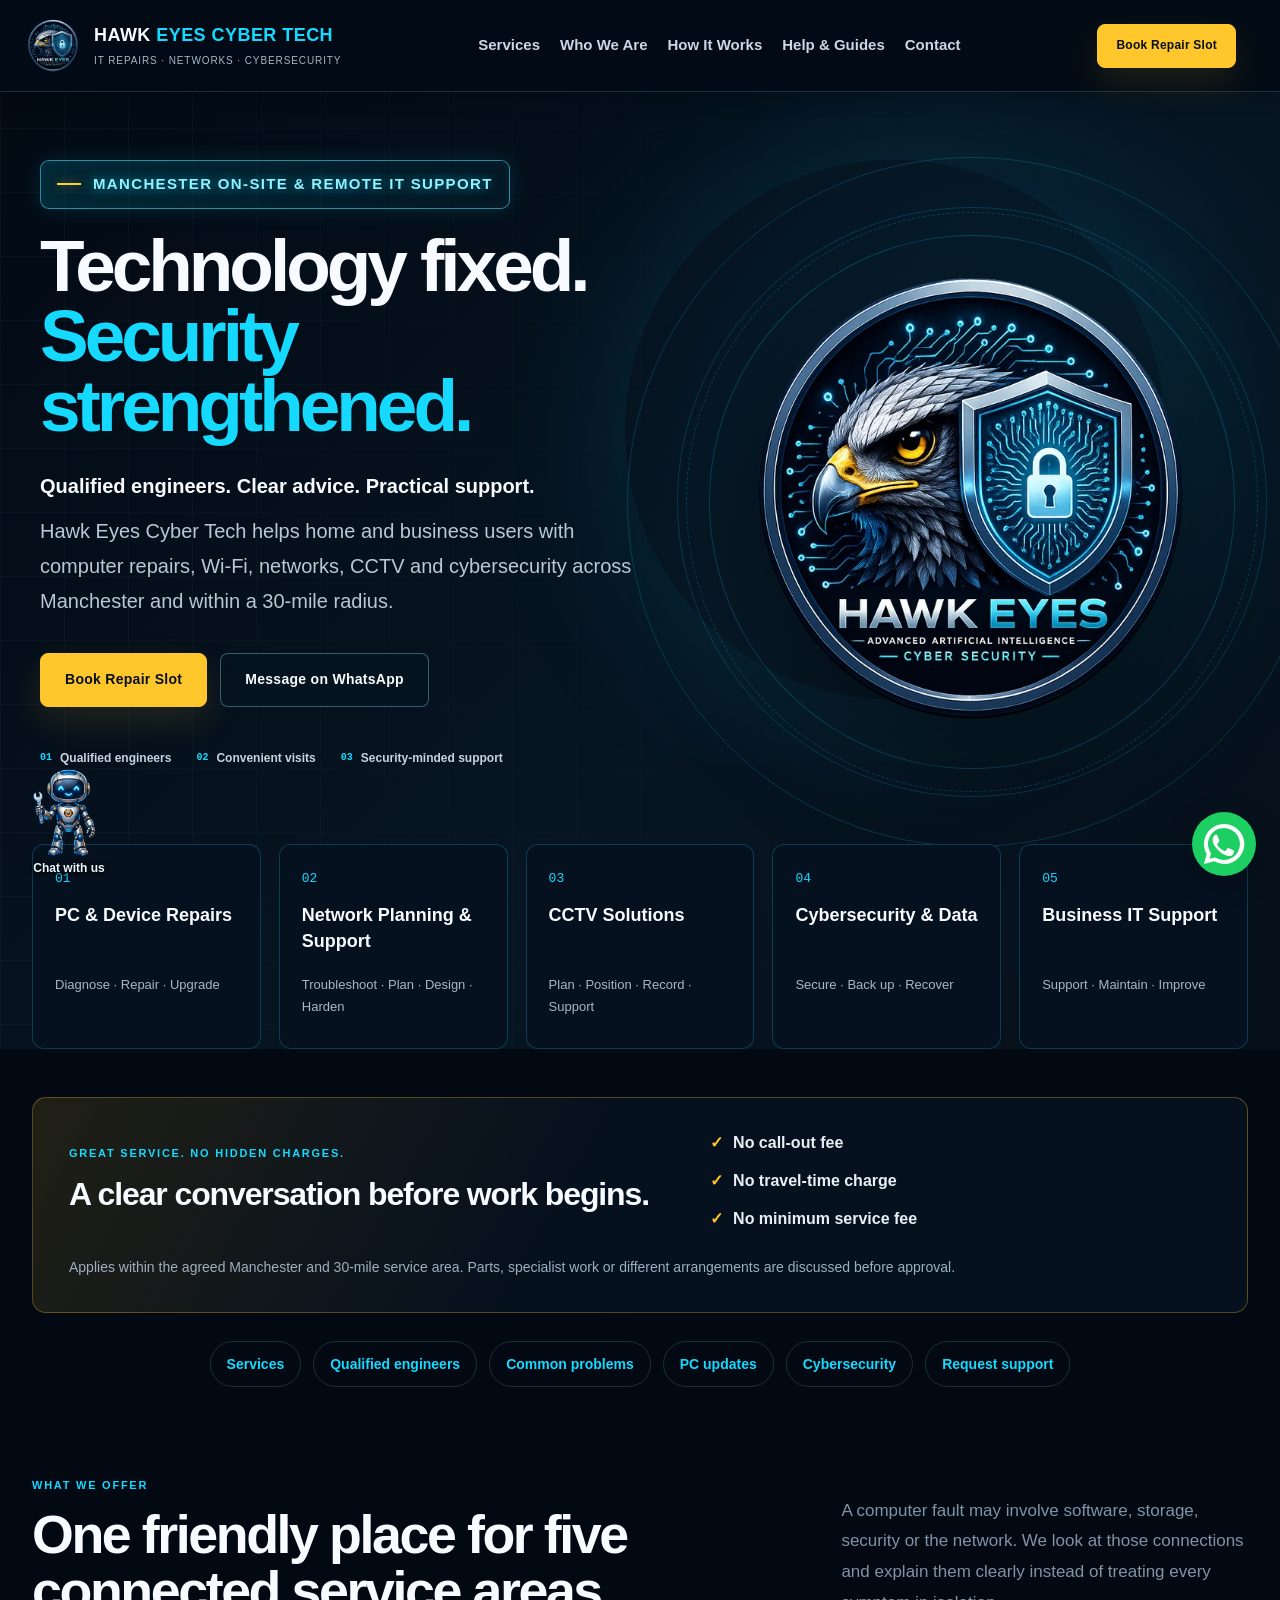
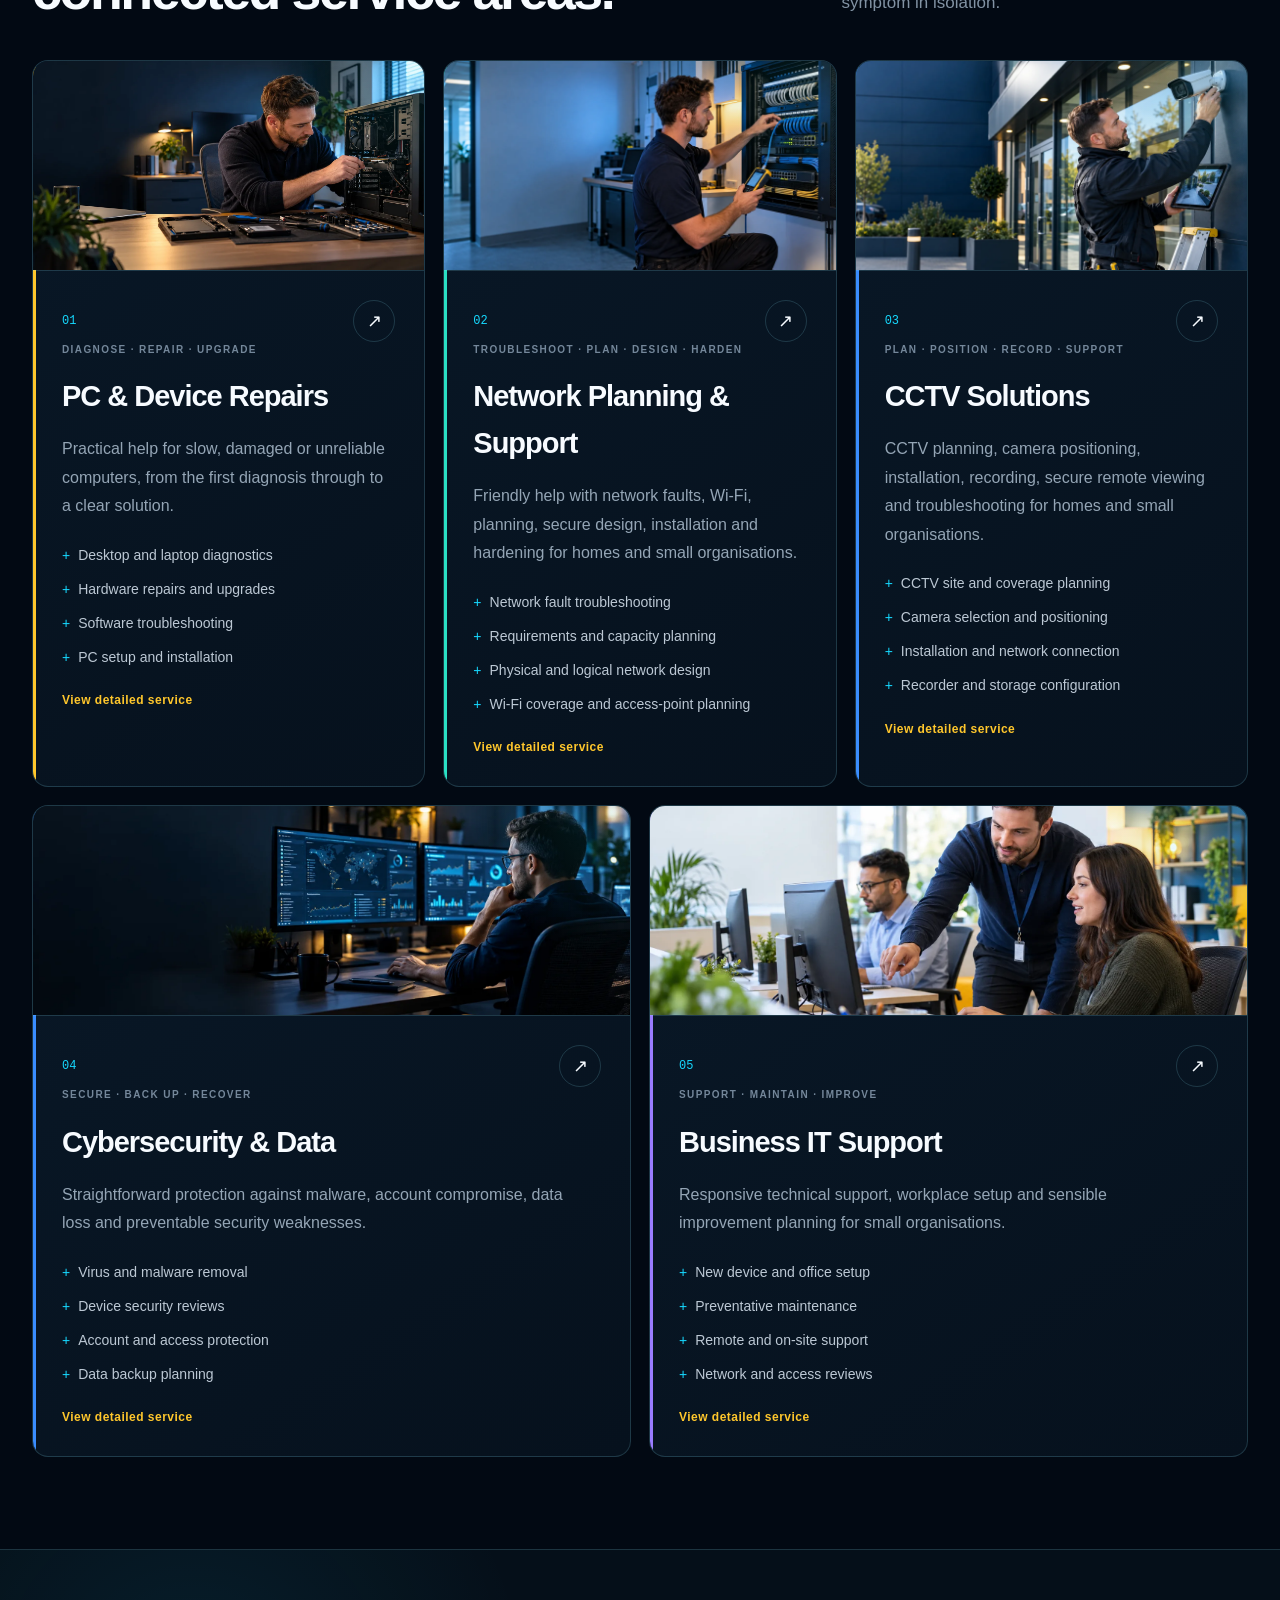
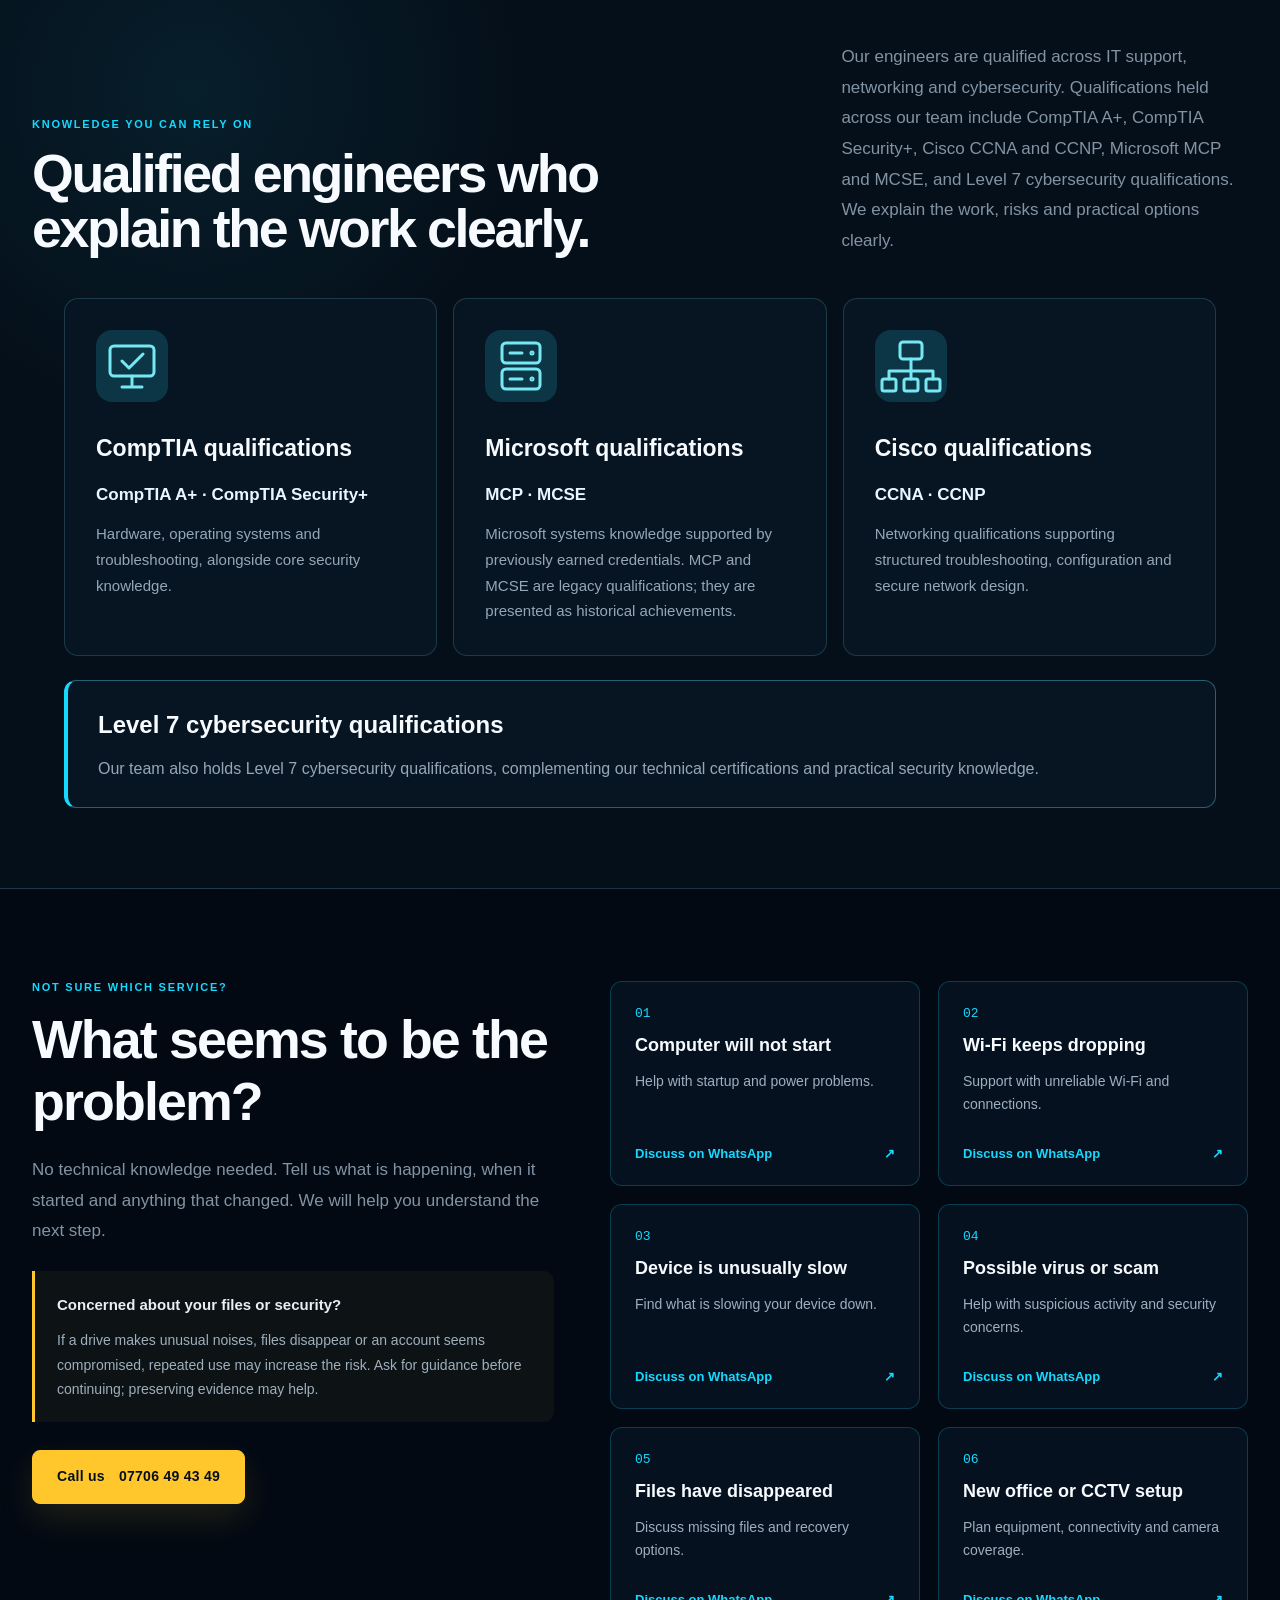
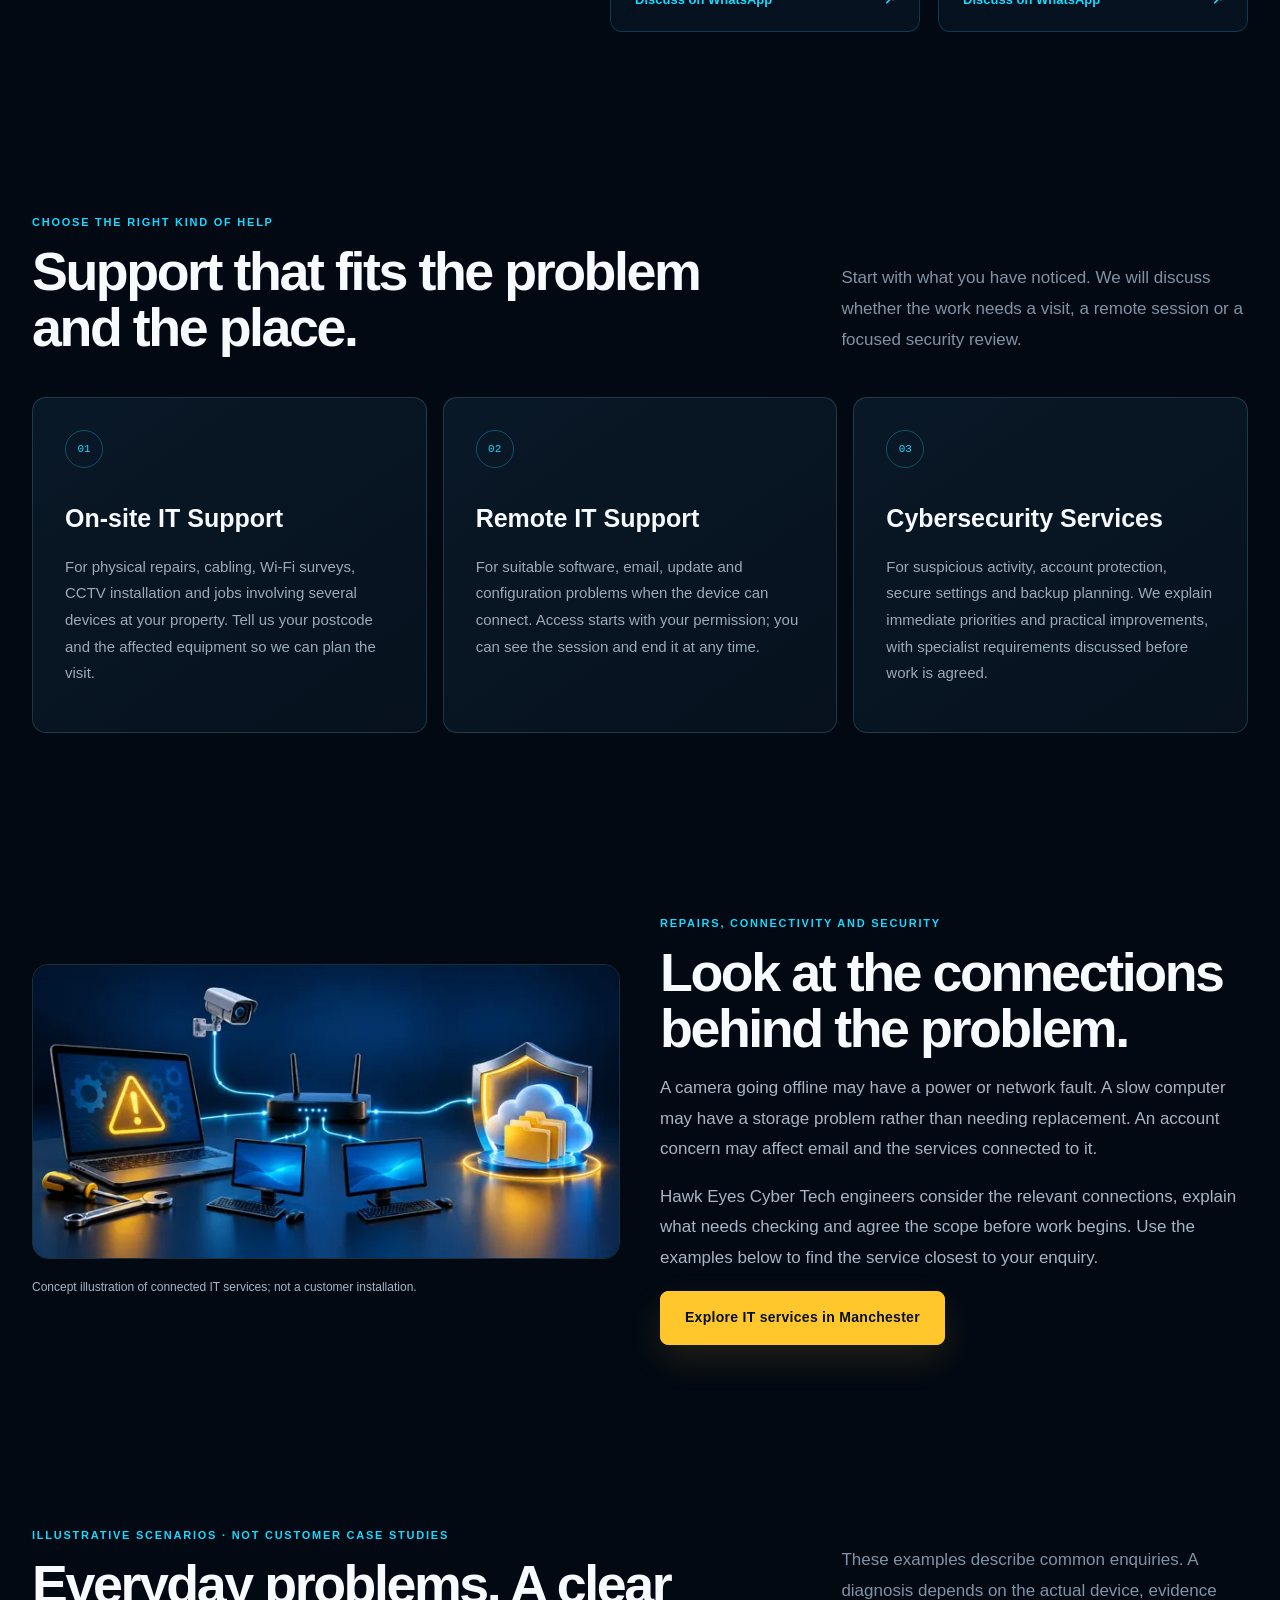
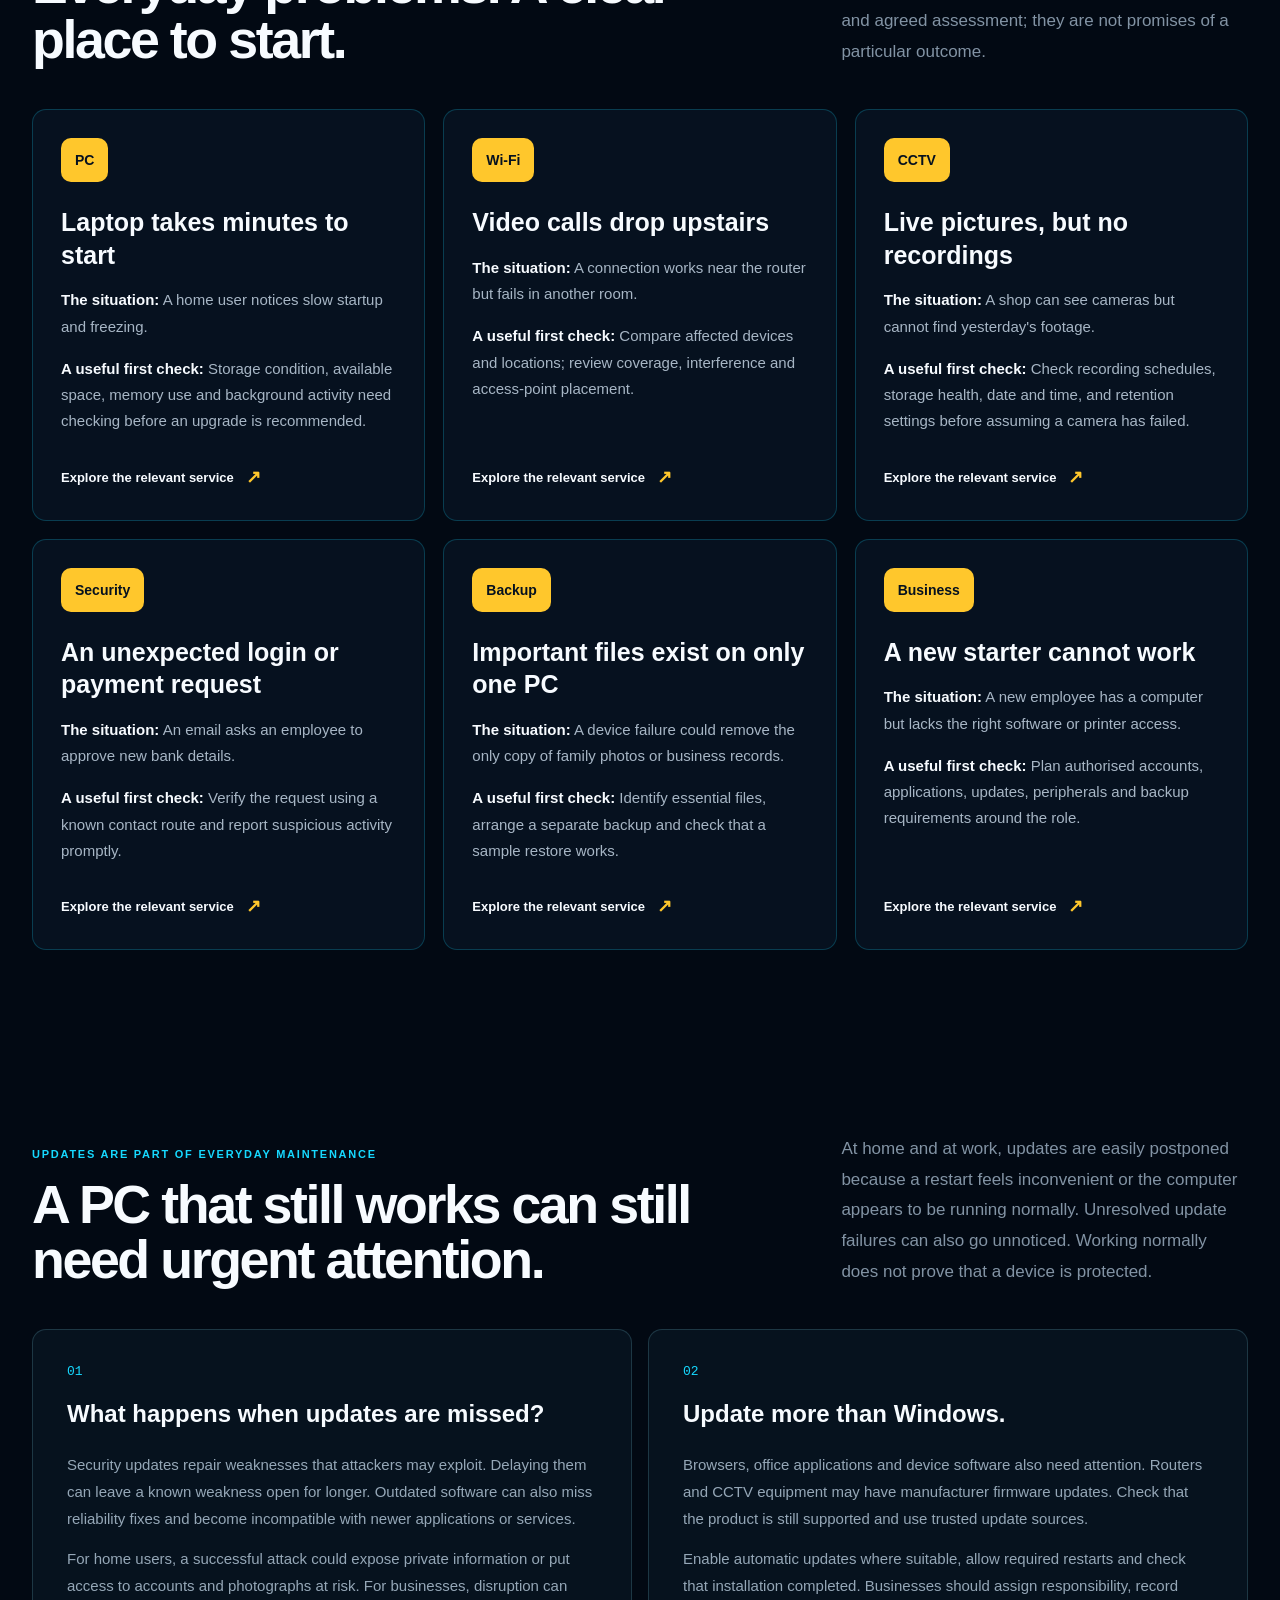
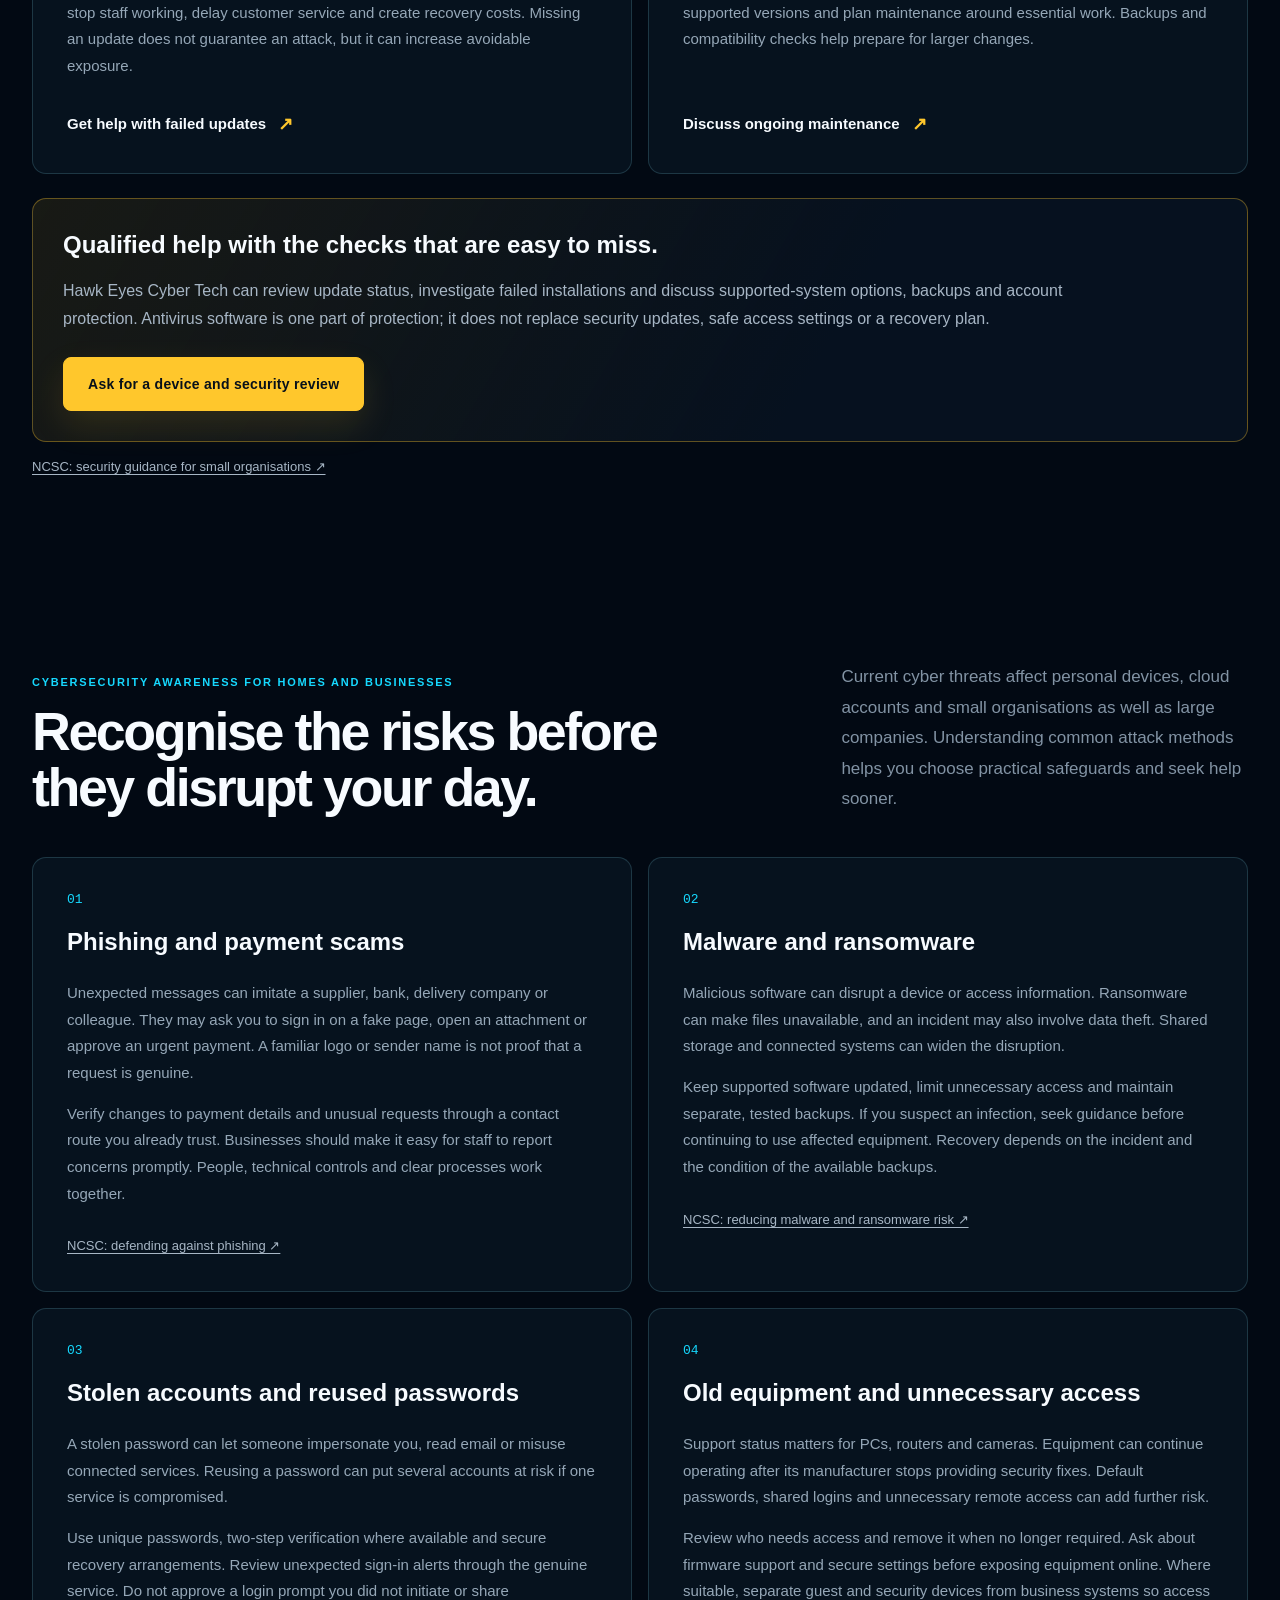
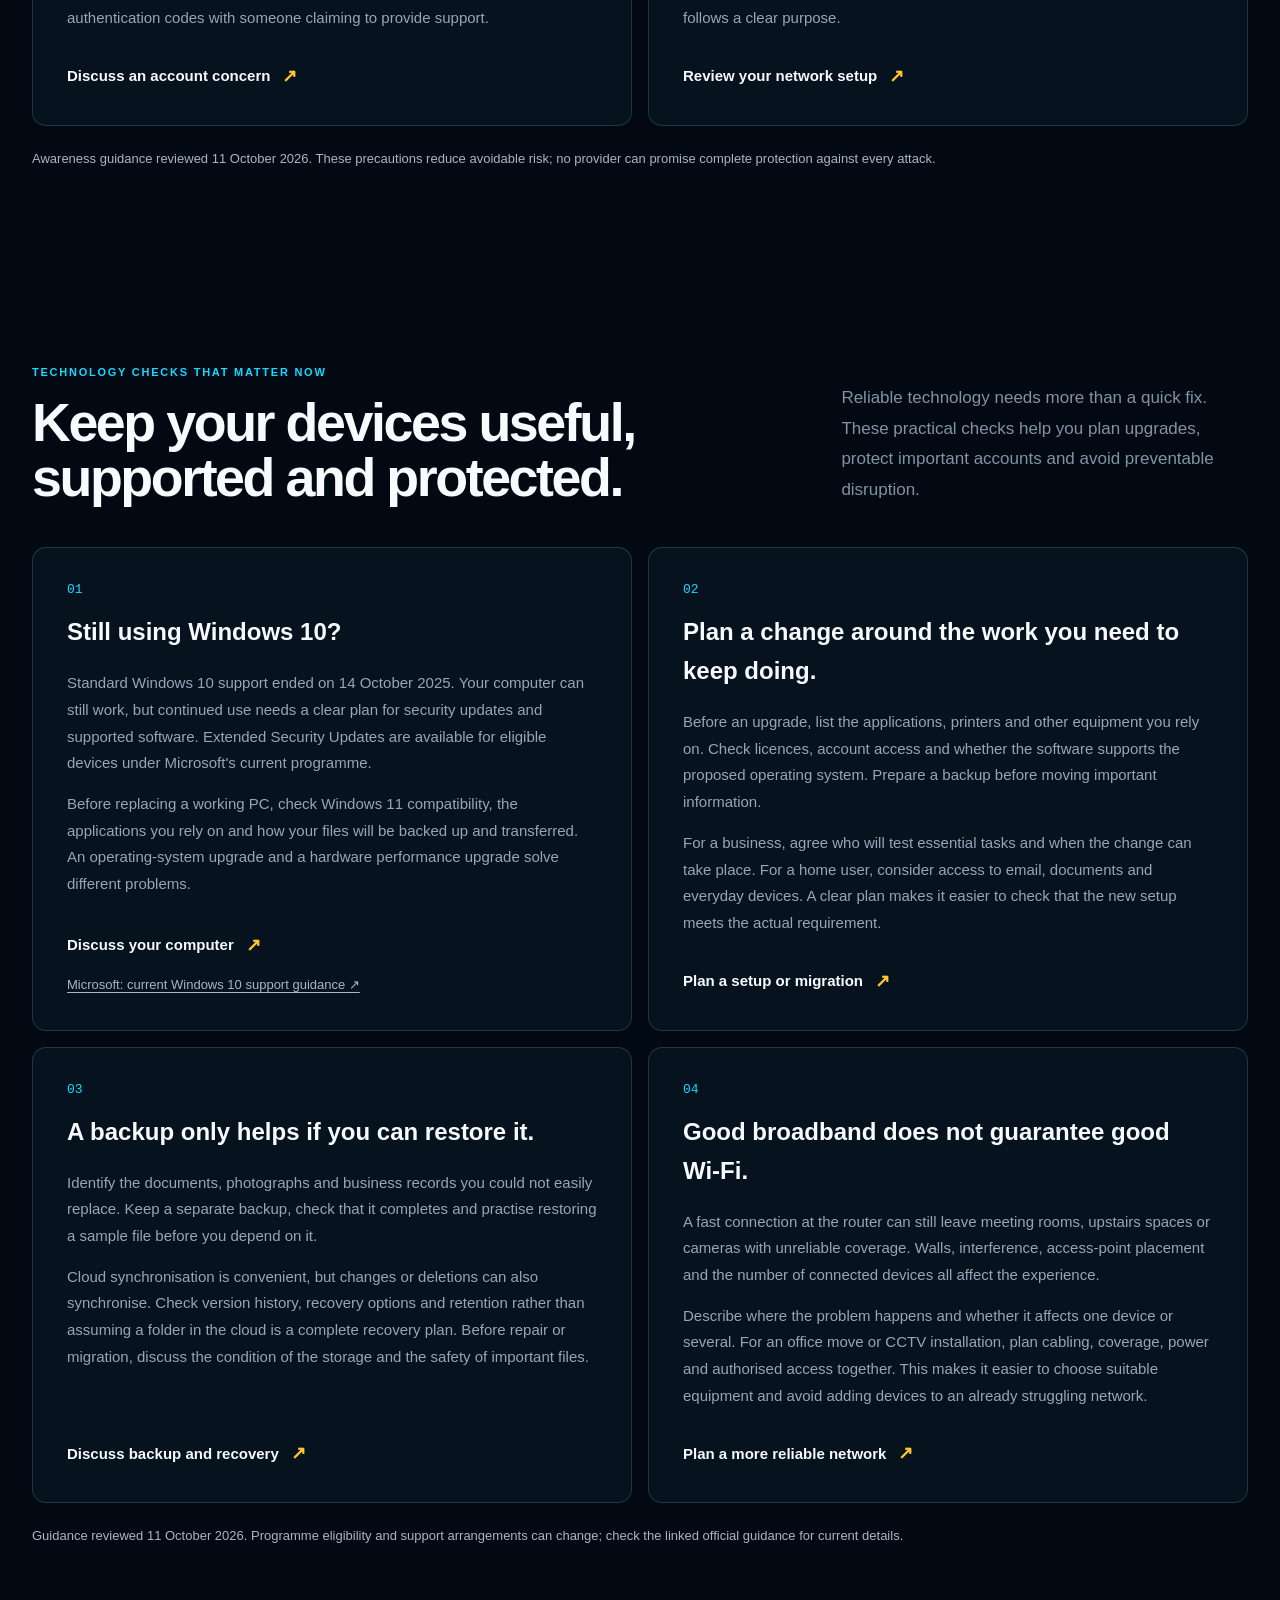
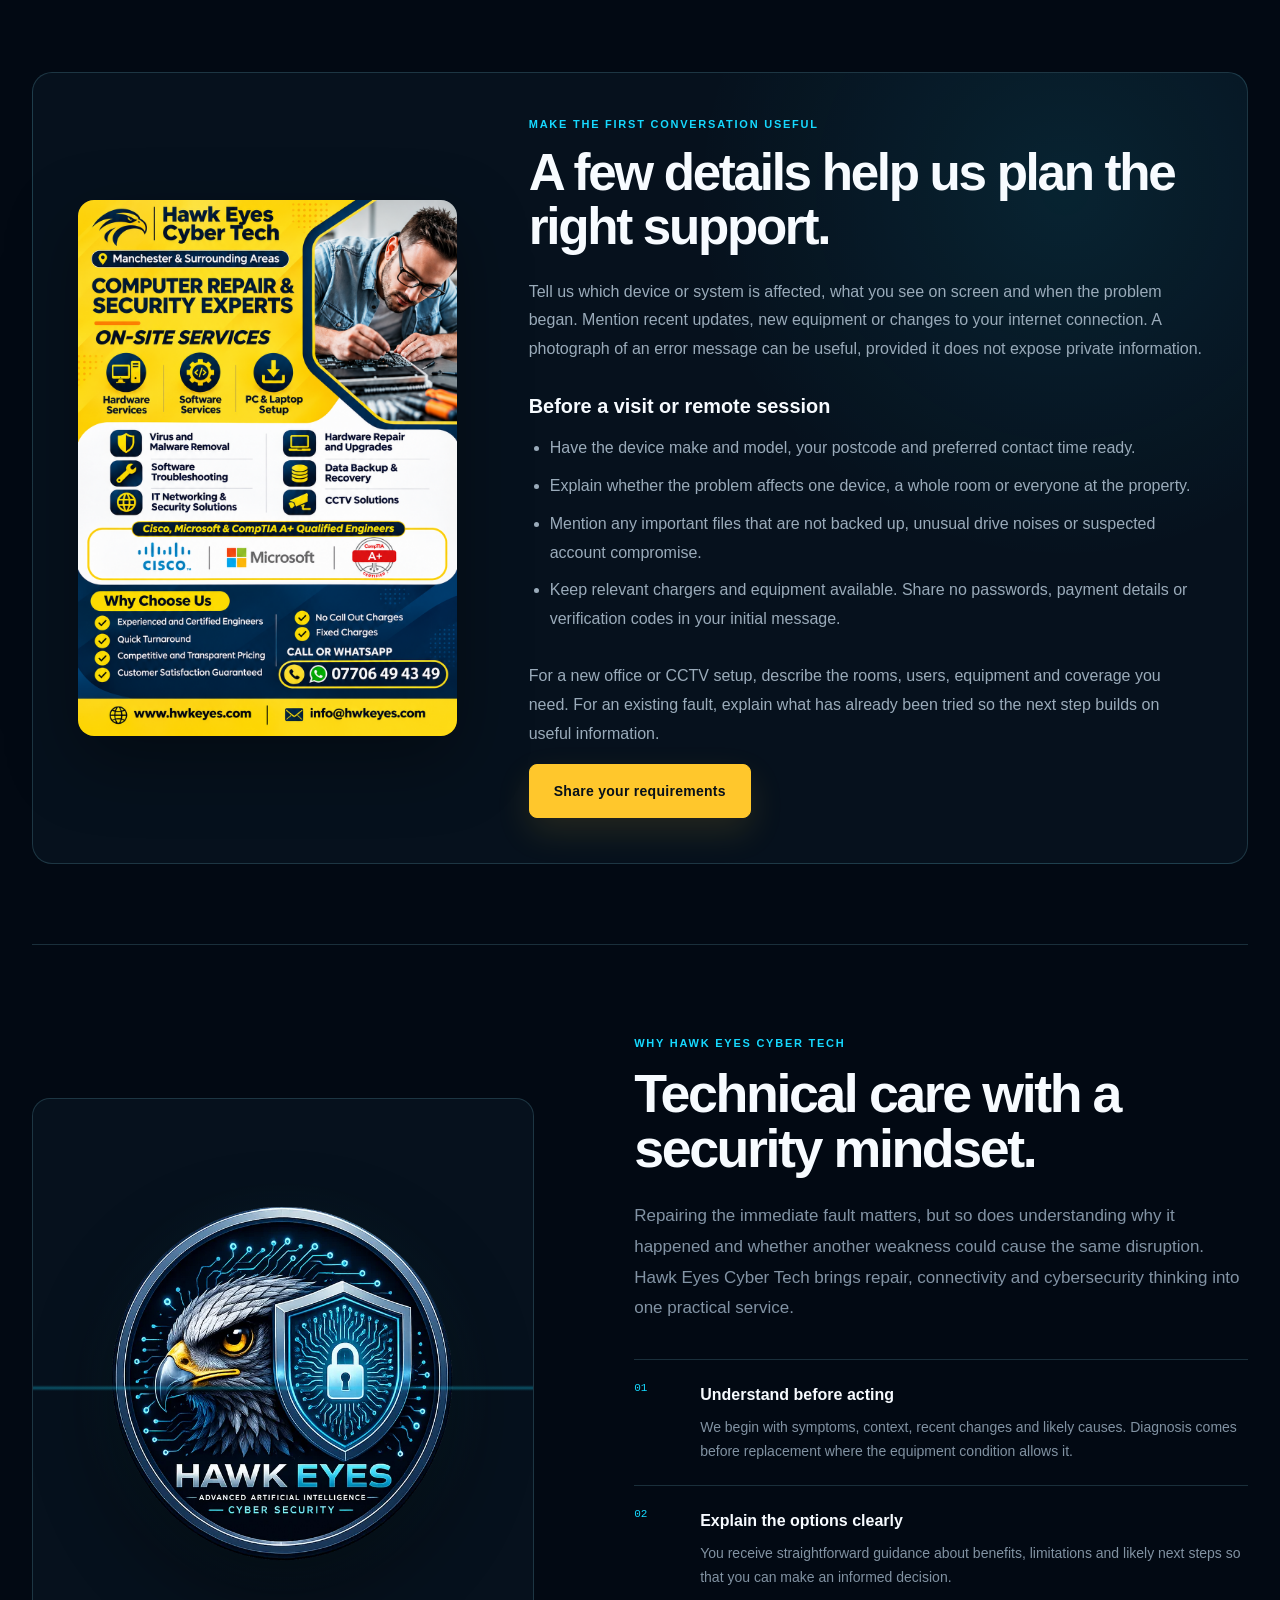
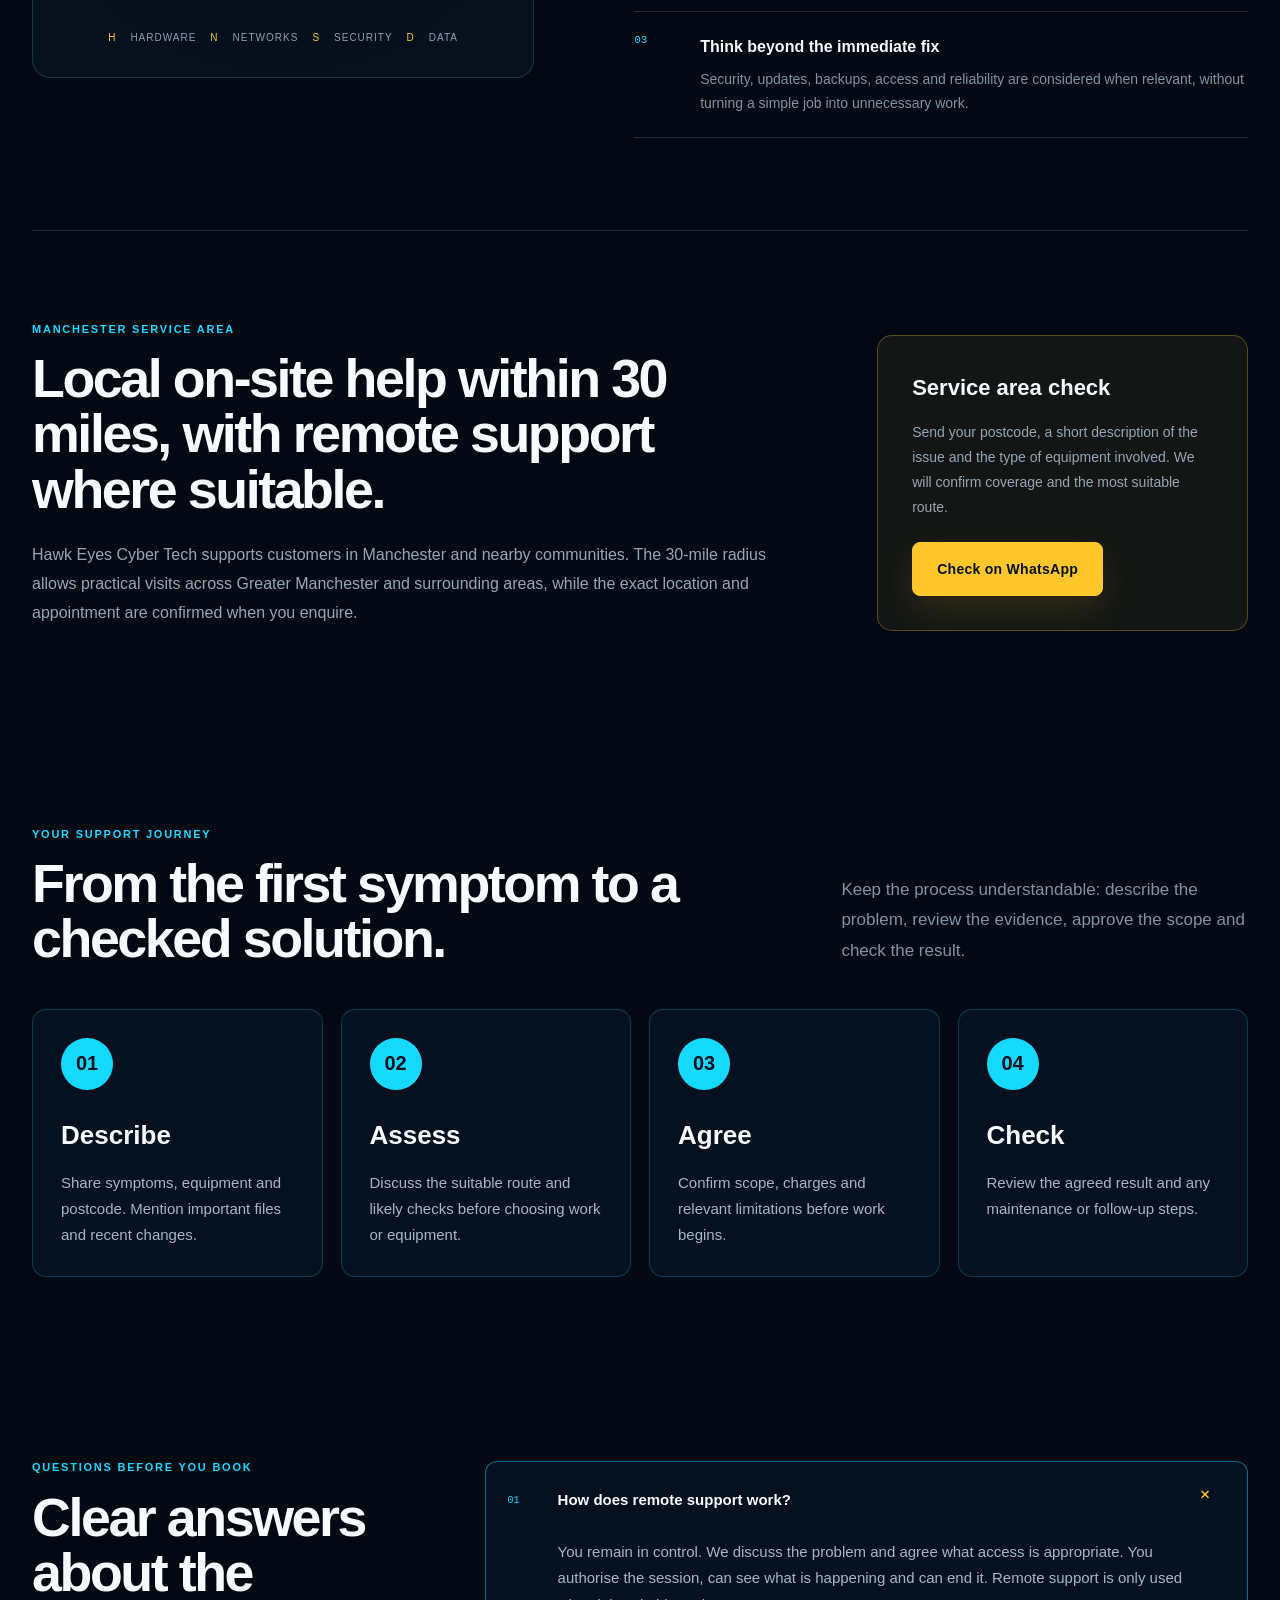
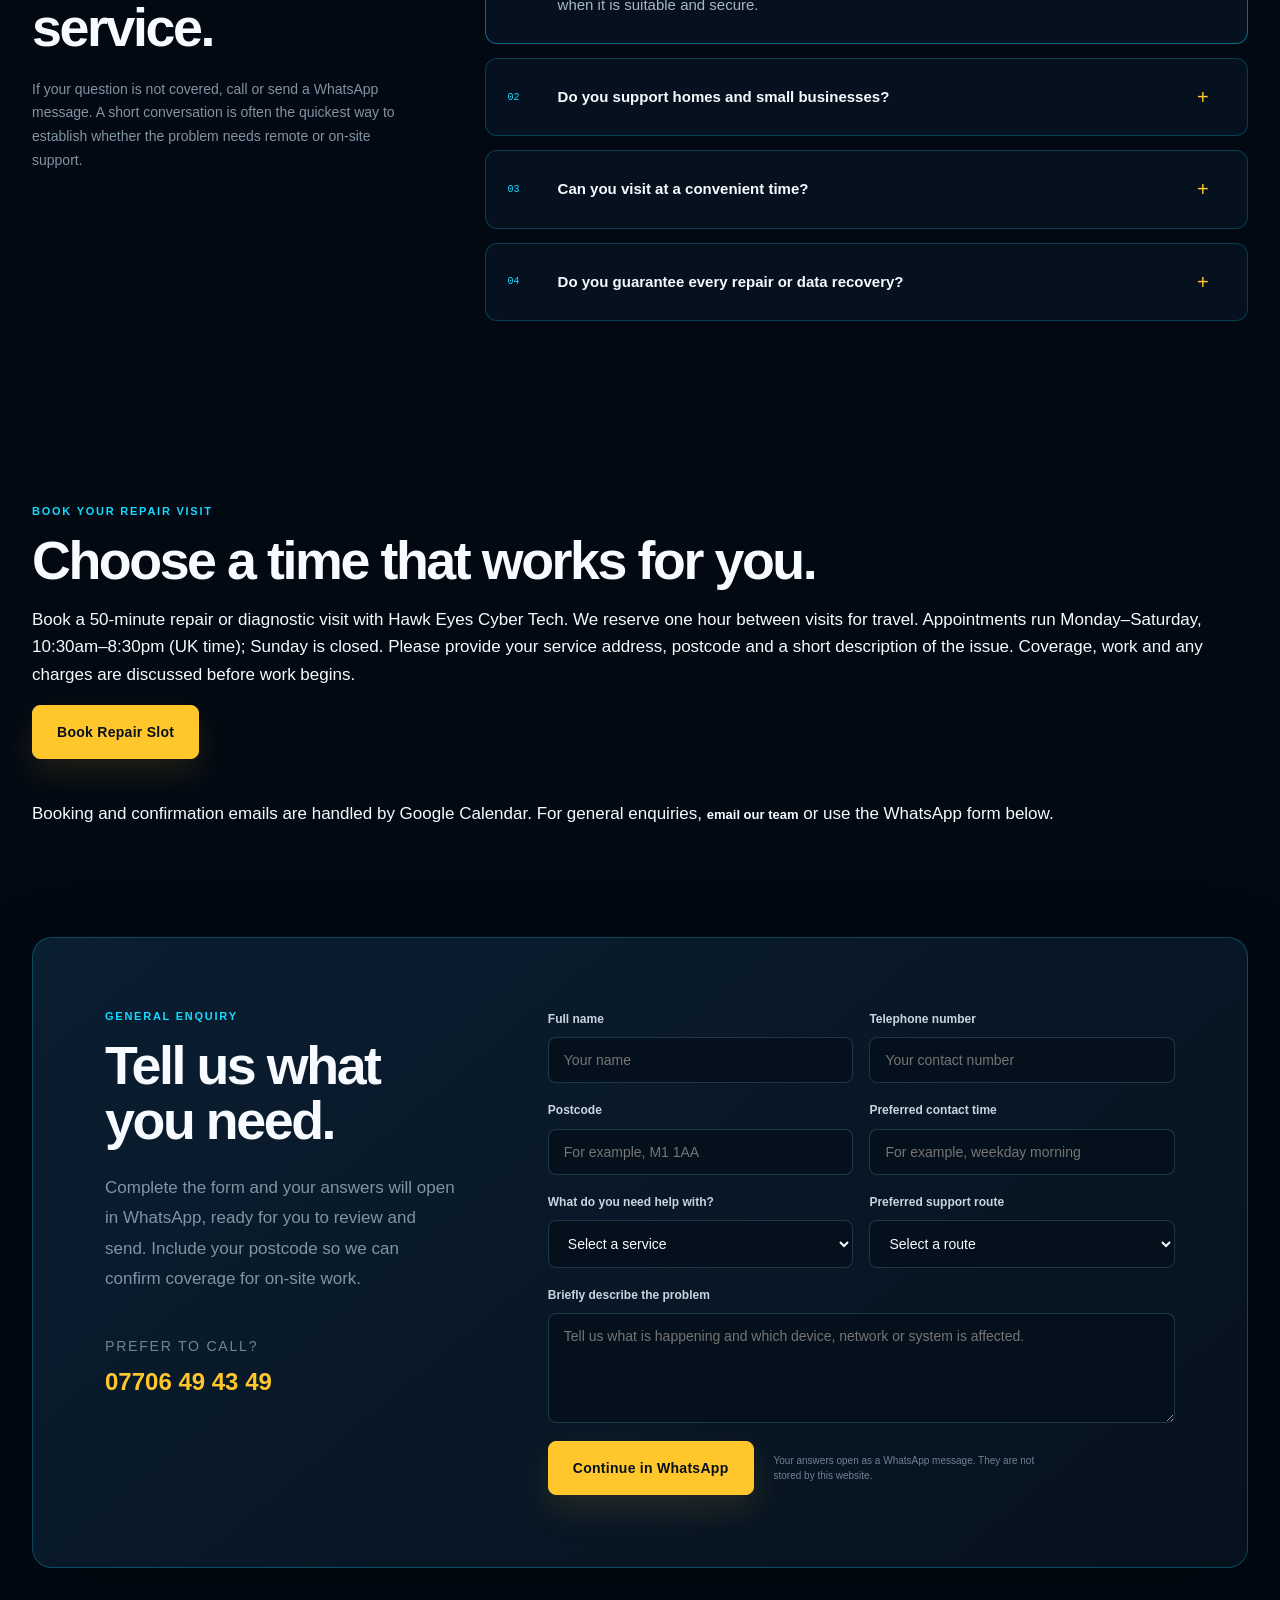
<file: index.html>
<!DOCTYPE html>

<html lang="en-GB">
<head>
<meta charset="utf-8"/>
<meta content="width=device-width,initial-scale=1" name="viewport"/>
<title>Computer Repairs &amp; IT Support Manchester | Hawk Eyes Cyber Tech</title>
<meta content="Qualified engineers for PC and laptop repairs, Wi-Fi, CCTV and small business IT support in Manchester. On-site within 30 miles and remote help where suitable." name="description"/>
<meta content="index,follow" name="robots"/>
<meta content="#06111f" name="theme-color"/>
<link href="https://hwkeyes.com/" rel="canonical"/>
<link href="assets/favicon.svg" rel="icon" type="image/svg+xml"/>
<link href="assets/styles.css?v=1.6.1" rel="stylesheet"/>
<meta content="website" property="og:type"/>
<meta content="Hawk Eyes Cyber Tech" property="og:site_name"/>
<meta content="Computer Repairs &amp; IT Support Manchester | Hawk Eyes Cyber Tech" property="og:title"/>
<meta content="Qualified engineers for PC and laptop repairs, Wi-Fi, CCTV and small business IT support in Manchester. On-site within 30 miles and remote help where suitable." property="og:description"/>
<meta content="https://hwkeyes.com/" property="og:url"/>
<meta content="https://hwkeyes.com/assets/og.png" property="og:image"/>
<meta content="summary_large_image" name="twitter:card"/>
<meta content="Computer Repairs &amp; IT Support Manchester | Hawk Eyes Cyber Tech" name="twitter:title"/>
<meta content="Qualified engineers for PC and laptop repairs, Wi-Fi, CCTV and small business IT support in Manchester. On-site within 30 miles and remote help where suitable." name="twitter:description"/>
<meta content="https://hwkeyes.com/assets/og.png" name="twitter:image"/>
<script type="application/ld+json">{"@context": "https://schema.org", "@graph": [{"@type": "Organization", "@id": "https://hwkeyes.com/#organization", "name": "Hawk Eyes Cyber Tech", "url": "https://hwkeyes.com/", "telephone": "+447706494349", "logo": "https://hwkeyes.com/assets/hawk-eyes-logo-small.webp", "areaServed": {"@type": "Place", "name": "Manchester and locations within an agreed 30-mile radius"}, "email": "info@hwkeyes.com"}, {"@type": "WebSite", "@id": "https://hwkeyes.com/#website", "url": "https://hwkeyes.com/", "name": "Hawk Eyes Cyber Tech", "publisher": {"@id": "https://hwkeyes.com/#organization"}}, {"@type": "WebPage", "@id": "https://hwkeyes.com/#webpage", "url": "https://hwkeyes.com/", "name": "Computer Repairs & IT Support Manchester | Hawk Eyes Cyber Tech", "description": "Qualified engineers for PC and laptop repairs, Wi-Fi, CCTV and small business IT support in Manchester. On-site within 30 miles and remote help where suitable.", "inLanguage": "en-GB", "isPartOf": {"@id": "https://hwkeyes.com/#website"}, "about": {"@id": "https://hwkeyes.com/#organization"}}]}</script>
<link href="assets/hawk-adviser.css?v=1.6.1" rel="stylesheet"/>
</head>
<body><a class="skip-link" href="#main-content">Skip to main content</a><header class="site-header">
<a aria-label="Hawk Eyes Cyber Tech home" class="brand" href="index.html">
<img alt="" class="brand-mark" decoding="async" height="58" src="assets/hawk-eyes-logo-small.webp" width="58"/>
<span class="brand-copy"><strong>HAWK <span>EYES CYBER TECH</span></strong><small>IT Repairs · Networks · Cybersecurity</small></span>
</a>
<nav aria-label="Main navigation" class="desktop-nav">
<a href="services.html">Services</a><a href="about.html">Who We Are</a><a href="index.html#process">How It Works</a><a href="help-guides.html">Help &amp; Guides</a><a href="contact.html">Contact</a>
</nav>
<a class="header-call" href="tel:+447706494349"><span>Speak to us</span>07706 49 43 49</a>
<a class="button button-small" href="https://calendar.app.google/uvvYfiRC657q7Sws6" rel="noopener" target="_blank">Book Repair Slot</a>
<details class="mobile-menu"><summary aria-label="Open navigation">Menu</summary><div><a href="services.html">Services</a><a href="about.html">Who We Are</a><a href="index.html#process">How It Works</a><a href="help-guides.html">Help &amp; Guides</a><a href="contact.html">Contact</a><a href="tel:+447706494349">Call 07706 49 43 49</a></div></details>
</header><main id="main-content" tabindex="-1">
<section class="hero" id="top"><div aria-hidden="true" class="hero-grid"></div><div aria-hidden="true" class="hero-glow"></div>
<div class="hero-content"><div class="hero-copy"><div class="eyebrow support-highlight"><span></span>Manchester on-site &amp; remote IT support</div><h1>Technology fixed.<br/><em>Security strengthened.</em></h1><p><strong>Qualified engineers. Clear advice. Practical support.</strong> Hawk Eyes Cyber Tech helps home and business users with computer repairs, Wi-Fi, networks, CCTV and cybersecurity across Manchester and within a 30-mile radius.</p><div class="hero-actions"><a class="button" href="https://calendar.app.google/uvvYfiRC657q7Sws6" rel="noopener" target="_blank">Book Repair Slot</a><a class="button button-outline" href="https://wa.me/447706494349?text=Hello%20Hawk%20Eyes%20Cyber%20Tech%2C%20I%20need%20help%20with%20a%20computer%20or%20IT%20service." rel="noopener" target="_blank">Message on WhatsApp</a></div><div class="hero-notes"><span><b>01</b> Qualified engineers</span><span><b>02</b> Convenient visits</span><span><b>03</b> Security-minded support</span></div></div>
<div class="hero-visual"><div class="signal signal-one"></div><div class="signal signal-two"></div><div class="logo-orbit"><img alt="Hawk Eyes Cyber Tech eagle and cybersecurity shield" decoding="async" height="570" src="assets/hawk-eyes-logo.webp" width="570"/></div></div></div>
<div class="service-ribbon"><a href="repairs.html"><span>01</span><strong>PC &amp; Device Repairs</strong><small>Diagnose · Repair · Upgrade</small></a><a href="networks.html"><span>02</span><strong>Network Planning &amp; Support</strong><small>Troubleshoot · Plan · Design · Harden</small></a><a href="cctv.html"><span>03</span><strong>CCTV Solutions</strong><small>Plan · Position · Record · Support</small></a><a href="cybersecurity-data.html"><span>04</span><strong>Cybersecurity &amp; Data</strong><small>Secure · Back up · Recover</small></a><a href="business-it.html"><span>05</span><strong>Business IT Support</strong><small>Support · Maintain · Improve</small></a></div>
</section>
<section class="price-promise" id="pricing"><div><span class="section-kicker">Great service. No hidden charges.</span><h2>A clear conversation before work begins.</h2></div><ul><li><b>✓</b> No call-out fee</li><li><b>✓</b> No travel-time charge</li><li><b>✓</b> No minimum service fee</li></ul><p>Applies within the agreed Manchester and 30-mile service area. Parts, specialist work or different arrangements are discussed before approval.</p></section><nav aria-label="Homepage sections" class="section-jump"><a href="#services">Services</a><a href="#qualified-engineers">Qualified engineers</a><a href="#common-examples">Common problems</a><a href="#updates">PC updates</a><a href="#cyber-awareness">Cybersecurity</a><a href="#book">Request support</a></nav><section class="section services-section" id="services"><div class="section-heading"><div><span class="section-kicker">What we offer</span><h2>One friendly place for five connected service areas.</h2></div><p>A computer fault may involve software, storage, security or the network. We look at those connections and explain them clearly instead of treating every symptom in isolation.</p></div><div class="service-grid"><a class="service-card amber" href="repairs.html"><div class="service-card-image"><img alt="" decoding="async" height="800" loading="lazy" src="assets/service-repairs.webp" width="1600"/></div><div class="service-card-body"><div class="card-top"><span class="card-number">01</span><span class="card-arrow">↗</span></div><span class="service-strap">Diagnose · Repair · Upgrade</span><h3>PC &amp; Device Repairs</h3><p>Practical help for slow, damaged or unreliable computers, from the first diagnosis through to a clear solution.</p><ul><li>Desktop and laptop diagnostics</li><li>Hardware repairs and upgrades</li><li>Software troubleshooting</li><li>PC setup and installation</li></ul><strong class="card-link">View detailed service</strong></div></a><a class="service-card cyan" href="networks.html"><div class="service-card-image"><img alt="" decoding="async" height="900" loading="lazy" src="assets/service-networks.webp" width="1600"/></div><div class="service-card-body"><div class="card-top"><span class="card-number">02</span><span class="card-arrow">↗</span></div><span class="service-strap">Troubleshoot · Plan · Design · Harden</span><h3>Network Planning &amp; Support</h3><p>Friendly help with network faults, Wi-Fi, planning, secure design, installation and hardening for homes and small organisations.</p><ul><li>Network fault troubleshooting</li><li>Requirements and capacity planning</li><li>Physical and logical network design</li><li>Wi-Fi coverage and access-point planning</li></ul><strong class="card-link">View detailed service</strong></div></a><a class="service-card blue" href="cctv.html"><div class="service-card-image"><img alt="" decoding="async" height="900" loading="lazy" src="assets/service-cctv.webp" width="1600"/></div><div class="service-card-body"><div class="card-top"><span class="card-number">03</span><span class="card-arrow">↗</span></div><span class="service-strap">Plan · Position · Record · Support</span><h3>CCTV Solutions</h3><p>CCTV planning, camera positioning, installation, recording, secure remote viewing and troubleshooting for homes and small organisations.</p><ul><li>CCTV site and coverage planning</li><li>Camera selection and positioning</li><li>Installation and network connection</li><li>Recorder and storage configuration</li></ul><strong class="card-link">View detailed service</strong></div></a><a class="service-card blue" href="cybersecurity-data.html"><div class="service-card-image"><img alt="" decoding="async" height="800" loading="lazy" src="assets/service-cybersecurity.webp" width="1600"/></div><div class="service-card-body"><div class="card-top"><span class="card-number">04</span><span class="card-arrow">↗</span></div><span class="service-strap">Secure · Back up · Recover</span><h3>Cybersecurity &amp; Data</h3><p>Straightforward protection against malware, account compromise, data loss and preventable security weaknesses.</p><ul><li>Virus and malware removal</li><li>Device security reviews</li><li>Account and access protection</li><li>Data backup planning</li></ul><strong class="card-link">View detailed service</strong></div></a><a class="service-card violet" href="business-it.html"><div class="service-card-image"><img alt="" decoding="async" height="900" loading="lazy" src="assets/service-business-it.webp" width="1600"/></div><div class="service-card-body"><div class="card-top"><span class="card-number">05</span><span class="card-arrow">↗</span></div><span class="service-strap">Support · Maintain · Improve</span><h3>Business IT Support</h3><p>Responsive technical support, workplace setup and sensible improvement planning for small organisations.</p><ul><li>New device and office setup</li><li>Preventative maintenance</li><li>Remote and on-site support</li><li>Network and access reviews</li></ul><strong class="card-link">View detailed service</strong></div></a></div></section><section class="credentials-section" id="qualified-engineers"><div class="section"><div class="section-heading"><div><span class="section-kicker">Knowledge you can rely on</span><h2>Qualified engineers who explain the work clearly.</h2></div><p>Our engineers are qualified across IT support, networking and cybersecurity. Qualifications held across our team include CompTIA A+, CompTIA Security+, Cisco CCNA and CCNP, Microsoft MCP and MCSE, and Level 7 cybersecurity qualifications. We explain the work, risks and practical options clearly.</p></div><div class="credential-grid"><article><img alt="" class="qualification-icon" height="72" src="assets/qualification-hardware.svg" width="72"/><h3>CompTIA qualifications</h3><p class="qualification-list">CompTIA A+ · CompTIA Security+</p><p>Hardware, operating systems and troubleshooting, alongside core security knowledge.</p></article><article><img alt="" class="qualification-icon" height="72" src="assets/qualification-systems.svg" width="72"/><h3>Microsoft qualifications</h3><p class="qualification-list">MCP · MCSE</p><p>Microsoft systems knowledge supported by previously earned credentials. MCP and MCSE are legacy qualifications; they are presented as historical achievements.</p></article><article><img alt="" class="qualification-icon" height="72" src="assets/qualification-network.svg" width="72"/><h3>Cisco qualifications</h3><p class="qualification-list">CCNA · CCNP</p><p>Networking qualifications supporting structured troubleshooting, configuration and secure network design.</p></article></div><div class="level-seven-qualification"><h3>Level 7 cybersecurity qualifications</h3><p>Our team also holds Level 7 cybersecurity qualifications, complementing our technical certifications and practical security knowledge.</p></div></div></section><section class="section symptom-section"><div class="symptom-copy"><span class="section-kicker">Not sure which service?</span><h2>What seems to be the problem?</h2><p>No technical knowledge needed. Tell us what is happening, when it started and anything that changed. We will help you understand the next step.</p><aside class="symptom-note"><strong>Concerned about your files or security?</strong><p>If a drive makes unusual noises, files disappear or an account seems compromised, repeated use may increase the risk. Ask for guidance before continuing; preserving evidence may help.</p></aside><a class="button symptom-call" href="tel:+447706494349">Call us <span>07706 49 43 49</span></a></div><div class="symptom-board"><a aria-label="Computer will not start: discuss on WhatsApp (opens in a new tab)" class="symptom-card" href="https://wa.me/447706494349?text=Hello%20Hawk%20Eyes%20Cyber%20Tech%2C%20My%20computer%20will%20not%20start." rel="noopener" target="_blank"><span class="symptom-number">01</span><strong>Computer will not start</strong><small>Help with startup and power problems.</small><span class="symptom-action">Discuss on WhatsApp <span aria-hidden="true">↗</span></span></a><a aria-label="Wi-Fi keeps dropping: discuss on WhatsApp (opens in a new tab)" class="symptom-card" href="https://wa.me/447706494349?text=Hello%20Hawk%20Eyes%20Cyber%20Tech%2C%20My%20Wi-Fi%20keeps%20dropping." rel="noopener" target="_blank"><span class="symptom-number">02</span><strong>Wi-Fi keeps dropping</strong><small>Support with unreliable Wi-Fi and connections.</small><span class="symptom-action">Discuss on WhatsApp <span aria-hidden="true">↗</span></span></a><a aria-label="Device is unusually slow: discuss on WhatsApp (opens in a new tab)" class="symptom-card" href="https://wa.me/447706494349?text=Hello%20Hawk%20Eyes%20Cyber%20Tech%2C%20My%20device%20is%20unusually%20slow." rel="noopener" target="_blank"><span class="symptom-number">03</span><strong>Device is unusually slow</strong><small>Find what is slowing your device down.</small><span class="symptom-action">Discuss on WhatsApp <span aria-hidden="true">↗</span></span></a><a aria-label="Possible virus or scam: discuss on WhatsApp (opens in a new tab)" class="symptom-card" href="https://wa.me/447706494349?text=Hello%20Hawk%20Eyes%20Cyber%20Tech%2C%20I%20am%20concerned%20about%20a%20possible%20virus%20or%20scam." rel="noopener" target="_blank"><span class="symptom-number">04</span><strong>Possible virus or scam</strong><small>Help with suspicious activity and security concerns.</small><span class="symptom-action">Discuss on WhatsApp <span aria-hidden="true">↗</span></span></a><a aria-label="Files have disappeared: discuss on WhatsApp (opens in a new tab)" class="symptom-card" href="https://wa.me/447706494349?text=Hello%20Hawk%20Eyes%20Cyber%20Tech%2C%20My%20files%20have%20disappeared." rel="noopener" target="_blank"><span class="symptom-number">05</span><strong>Files have disappeared</strong><small>Discuss missing files and recovery options.</small><span class="symptom-action">Discuss on WhatsApp <span aria-hidden="true">↗</span></span></a><a aria-label="New office or CCTV setup: discuss on WhatsApp (opens in a new tab)" class="symptom-card" href="https://wa.me/447706494349?text=Hello%20Hawk%20Eyes%20Cyber%20Tech%2C%20I%20would%20like%20help%20planning%20a%20new%20office%20or%20CCTV%20setup." rel="noopener" target="_blank"><span class="symptom-number">06</span><strong>New office or CCTV setup</strong><small>Plan equipment, connectivity and camera coverage.</small><span class="symptom-action">Discuss on WhatsApp <span aria-hidden="true">↗</span></span></a></div></section>
<section class="section support-routes"><div class="section-heading"><div><span class="section-kicker">Choose the right kind of help</span><h2>Support that fits the problem and the place.</h2></div><p>Start with what you have noticed. We will discuss whether the work needs a visit, a remote session or a focused security review.</p></div><div class="support-route-grid"><article><span>01</span><h3>On-site IT Support</h3><p>For physical repairs, cabling, Wi-Fi surveys, CCTV installation and jobs involving several devices at your property. Tell us your postcode and the affected equipment so we can plan the visit.</p></article><article><span>02</span><h3>Remote IT Support</h3><p>For suitable software, email, update and configuration problems when the device can connect. Access starts with your permission; you can see the session and end it at any time.</p></article><article><span>03</span><h3>Cybersecurity Services</h3><p>For suspicious activity, account protection, secure settings and backup planning. We explain immediate priorities and practical improvements, with specialist requirements discussed before work is agreed.</p></article></div></section>
<section class="section support-illustration"><figure><img alt="Concept illustration of a laptop fault, connected computers, router, CCTV camera and protected backup files" decoding="async" height="600" loading="lazy" sizes="(max-width:700px) 100vw, 50vw" src="assets/connected-it-support.webp" srcset="assets/connected-it-support-small.webp 640w, assets/connected-it-support.webp 1200w" width="1200"/><figcaption>Concept illustration of connected IT services; not a customer installation.</figcaption></figure><div><span class="section-kicker">Repairs, connectivity and security</span><h2>Look at the connections behind the problem.</h2><p>A camera going offline may have a power or network fault. A slow computer may have a storage problem rather than needing replacement. An account concern may affect email and the services connected to it.</p><p>Hawk Eyes Cyber Tech engineers consider the relevant connections, explain what needs checking and agree the scope before work begins. Use the examples below to find the service closest to your enquiry.</p><a class="button" href="services.html">Explore IT services in Manchester</a></div></section><section class="section common-examples" id="common-examples"><div class="section-heading"><div><span class="section-kicker">Illustrative scenarios · not customer case studies</span><h2>Everyday problems. A clear place to start.</h2></div><p>These examples describe common enquiries. A diagnosis depends on the actual device, evidence and agreed assessment; they are not promises of a particular outcome.</p></div><div class="scenario-grid"><article><span aria-hidden="true" class="scenario-icon">PC</span><h3>Laptop takes minutes to start</h3><p><strong>The situation:</strong> A home user notices slow startup and freezing.</p><p><strong>A useful first check:</strong> Storage condition, available space, memory use and background activity need checking before an upgrade is recommended.</p><a class="text-link" href="repairs.html">Explore the relevant service <span aria-hidden="true">↗</span></a></article><article><span aria-hidden="true" class="scenario-icon">Wi-Fi</span><h3>Video calls drop upstairs</h3><p><strong>The situation:</strong> A connection works near the router but fails in another room.</p><p><strong>A useful first check:</strong> Compare affected devices and locations; review coverage, interference and access-point placement.</p><a class="text-link" href="networks.html">Explore the relevant service <span aria-hidden="true">↗</span></a></article><article><span aria-hidden="true" class="scenario-icon">CCTV</span><h3>Live pictures, but no recordings</h3><p><strong>The situation:</strong> A shop can see cameras but cannot find yesterday's footage.</p><p><strong>A useful first check:</strong> Check recording schedules, storage health, date and time, and retention settings before assuming a camera has failed.</p><a class="text-link" href="cctv.html">Explore the relevant service <span aria-hidden="true">↗</span></a></article><article><span aria-hidden="true" class="scenario-icon">Security</span><h3>An unexpected login or payment request</h3><p><strong>The situation:</strong> An email asks an employee to approve new bank details.</p><p><strong>A useful first check:</strong> Verify the request using a known contact route and report suspicious activity promptly.</p><a class="text-link" href="cybersecurity-data.html">Explore the relevant service <span aria-hidden="true">↗</span></a></article><article><span aria-hidden="true" class="scenario-icon">Backup</span><h3>Important files exist on only one PC</h3><p><strong>The situation:</strong> A device failure could remove the only copy of family photos or business records.</p><p><strong>A useful first check:</strong> Identify essential files, arrange a separate backup and check that a sample restore works.</p><a class="text-link" href="cybersecurity-data.html">Explore the relevant service <span aria-hidden="true">↗</span></a></article><article><span aria-hidden="true" class="scenario-icon">Business</span><h3>A new starter cannot work</h3><p><strong>The situation:</strong> A new employee has a computer but lacks the right software or printer access.</p><p><strong>A useful first check:</strong> Plan authorised accounts, applications, updates, peripherals and backup requirements around the role.</p><a class="text-link" href="business-it.html">Explore the relevant service <span aria-hidden="true">↗</span></a></article></div></section><section class="section update-awareness" id="updates"><div class="section-heading"><div><span class="section-kicker">Updates are part of everyday maintenance</span><h2>A PC that still works can still need urgent attention.</h2></div><p>At home and at work, updates are easily postponed because a restart feels inconvenient or the computer appears to be running normally. Unresolved update failures can also go unnoticed. Working normally does not prove that a device is protected.</p></div><div class="help-detail-grid"><article><span class="advice-number">01</span><h3>What happens when updates are missed?</h3><p>Security updates repair weaknesses that attackers may exploit. Delaying them can leave a known weakness open for longer. Outdated software can also miss reliability fixes and become incompatible with newer applications or services.</p><p>For home users, a successful attack could expose private information or put access to accounts and photographs at risk. For businesses, disruption can stop staff working, delay customer service and create recovery costs. Missing an update does not guarantee an attack, but it can increase avoidable exposure.</p><a class="text-link" href="repairs.html">Get help with failed updates <span aria-hidden="true">↗</span></a></article><article><span class="advice-number">02</span><h3>Update more than Windows.</h3><p>Browsers, office applications and device software also need attention. Routers and CCTV equipment may have manufacturer firmware updates. Check that the product is still supported and use trusted update sources.</p><p>Enable automatic updates where suitable, allow required restarts and check that installation completed. Businesses should assign responsibility, record supported versions and plan maintenance around essential work. Backups and compatibility checks help prepare for larger changes.</p><a class="text-link" href="business-it.html">Discuss ongoing maintenance <span aria-hidden="true">↗</span></a></article></div><aside class="security-callout"><strong>Qualified help with the checks that are easy to miss.</strong><p>Hawk Eyes Cyber Tech can review update status, investigate failed installations and discuss supported-system options, backups and account protection. Antivirus software is one part of protection; it does not replace security updates, safe access settings or a recovery plan.</p><a class="button" href="contact.html#book">Ask for a device and security review</a></aside><a class="advice-source" href="https://www.ncsc.gov.uk/collection/small-organisations-guide-to-cyber-security" rel="noopener" target="_blank">NCSC: security guidance for small organisations ↗</a></section><section class="section cyber-awareness" id="cyber-awareness"><div class="section-heading"><div><span class="section-kicker">Cybersecurity awareness for homes and businesses</span><h2>Recognise the risks before they disrupt your day.</h2></div><p>Current cyber threats affect personal devices, cloud accounts and small organisations as well as large companies. Understanding common attack methods helps you choose practical safeguards and seek help sooner.</p></div><div class="help-detail-grid"><article><span class="advice-number">01</span><h3>Phishing and payment scams</h3><p>Unexpected messages can imitate a supplier, bank, delivery company or colleague. They may ask you to sign in on a fake page, open an attachment or approve an urgent payment. A familiar logo or sender name is not proof that a request is genuine.</p><p>Verify changes to payment details and unusual requests through a contact route you already trust. Businesses should make it easy for staff to report concerns promptly. People, technical controls and clear processes work together.</p><a class="advice-source" href="https://www.ncsc.gov.uk/guidance/phishing" rel="noopener" target="_blank">NCSC: defending against phishing ↗</a></article><article><span class="advice-number">02</span><h3>Malware and ransomware</h3><p>Malicious software can disrupt a device or access information. Ransomware can make files unavailable, and an incident may also involve data theft. Shared storage and connected systems can widen the disruption.</p><p>Keep supported software updated, limit unnecessary access and maintain separate, tested backups. If you suspect an infection, seek guidance before continuing to use affected equipment. Recovery depends on the incident and the condition of the available backups.</p><a class="advice-source" href="https://www.ncsc.gov.uk/guidance/mitigating-malware-and-ransomware-attacks" rel="noopener" target="_blank">NCSC: reducing malware and ransomware risk ↗</a></article><article><span class="advice-number">03</span><h3>Stolen accounts and reused passwords</h3><p>A stolen password can let someone impersonate you, read email or misuse connected services. Reusing a password can put several accounts at risk if one service is compromised.</p><p>Use unique passwords, two-step verification where available and secure recovery arrangements. Review unexpected sign-in alerts through the genuine service. Do not approve a login prompt you did not initiate or share authentication codes with someone claiming to provide support.</p><a class="text-link" href="cybersecurity-data.html">Discuss an account concern <span aria-hidden="true">↗</span></a></article><article><span class="advice-number">04</span><h3>Old equipment and unnecessary access</h3><p>Support status matters for PCs, routers and cameras. Equipment can continue operating after its manufacturer stops providing security fixes. Default passwords, shared logins and unnecessary remote access can add further risk.</p><p>Review who needs access and remove it when no longer required. Ask about firmware support and secure settings before exposing equipment online. Where suitable, separate guest and security devices from business systems so access follows a clear purpose.</p><a class="text-link" href="networks.html">Review your network setup <span aria-hidden="true">↗</span></a></article></div><p class="advice-reviewed">Awareness guidance reviewed 11 October 2026. These precautions reduce avoidable risk; no provider can promise complete protection against every attack.</p></section><section class="section help-details" id="practical-advice"><div class="section-heading"><div><span class="section-kicker">Technology checks that matter now</span><h2>Keep your devices useful, supported and protected.</h2></div><p>Reliable technology needs more than a quick fix. These practical checks help you plan upgrades, protect important accounts and avoid preventable disruption.</p></div><div class="help-detail-grid"><article><span class="advice-number">01</span><h3>Still using Windows 10?</h3><p>Standard Windows 10 support ended on 14 October 2025. Your computer can still work, but continued use needs a clear plan for security updates and supported software. Extended Security Updates are available for eligible devices under Microsoft's current programme.</p><p>Before replacing a working PC, check Windows 11 compatibility, the applications you rely on and how your files will be backed up and transferred. An operating-system upgrade and a hardware performance upgrade solve different problems.</p><a class="text-link" href="repairs.html">Discuss your computer <span aria-hidden="true">↗</span></a><a class="advice-source" href="https://support.microsoft.com/en-gb/windows/deployment/updates-lifecycle/windows-10-support-has-ended-on-october-14-2025" rel="noopener" target="_blank">Microsoft: current Windows 10 support guidance ↗</a></article><article><span class="advice-number">02</span><h3>Plan a change around the work you need to keep doing.</h3><p>Before an upgrade, list the applications, printers and other equipment you rely on. Check licences, account access and whether the software supports the proposed operating system. Prepare a backup before moving important information.</p><p>For a business, agree who will test essential tasks and when the change can take place. For a home user, consider access to email, documents and everyday devices. A clear plan makes it easier to check that the new setup meets the actual requirement.</p><a class="text-link" href="business-it.html">Plan a setup or migration <span aria-hidden="true">↗</span></a></article><article><span class="advice-number">03</span><h3>A backup only helps if you can restore it.</h3><p>Identify the documents, photographs and business records you could not easily replace. Keep a separate backup, check that it completes and practise restoring a sample file before you depend on it.</p><p>Cloud synchronisation is convenient, but changes or deletions can also synchronise. Check version history, recovery options and retention rather than assuming a folder in the cloud is a complete recovery plan. Before repair or migration, discuss the condition of the storage and the safety of important files.</p><a class="text-link" href="cybersecurity-data.html">Discuss backup and recovery <span aria-hidden="true">↗</span></a></article><article><span class="advice-number">04</span><h3>Good broadband does not guarantee good Wi-Fi.</h3><p>A fast connection at the router can still leave meeting rooms, upstairs spaces or cameras with unreliable coverage. Walls, interference, access-point placement and the number of connected devices all affect the experience.</p><p>Describe where the problem happens and whether it affects one device or several. For an office move or CCTV installation, plan cabling, coverage, power and authorised access together. This makes it easier to choose suitable equipment and avoid adding devices to an already struggling network.</p><a class="text-link" href="networks.html">Plan a more reliable network <span aria-hidden="true">↗</span></a></article></div><p class="advice-reviewed">Guidance reviewed 11 October 2026. Programme eligibility and support arrangements can change; check the linked official guidance for current details.</p></section>
<section class="marketing-feature"><div class="marketing-image"><img alt="Hawk Eyes Cyber Tech computer repair and security services overview" decoding="async" height="1272" loading="lazy" src="assets/marketing.png" width="900"/></div><div class="marketing-copy"><span class="section-kicker">Make the first conversation useful</span><h2>A few details help us plan the right support.</h2><p>Tell us which device or system is affected, what you see on screen and when the problem began. Mention recent updates, new equipment or changes to your internet connection. A photograph of an error message can be useful, provided it does not expose private information.</p><h3>Before a visit or remote session</h3><ul><li>Have the device make and model, your postcode and preferred contact time ready.</li><li>Explain whether the problem affects one device, a whole room or everyone at the property.</li><li>Mention any important files that are not backed up, unusual drive noises or suspected account compromise.</li><li>Keep relevant chargers and equipment available. Share no passwords, payment details or verification codes in your initial message.</li></ul><p>For a new office or CCTV setup, describe the rooms, users, equipment and coverage you need. For an existing fault, explain what has already been tried so the next step builds on useful information.</p><a class="button" href="contact.html#book">Share your requirements</a></div></section>
<section class="section why-section"><div class="why-visual"><div class="why-badge"><img alt="Hawk Eyes Cyber Tech eagle and security shield" decoding="async" height="430" loading="lazy" src="assets/hawk-eyes-logo.webp" width="430"/></div><div aria-hidden="true" class="scan-line"></div><p><span>H</span> Hardware <span>N</span> Networks <span>S</span> Security <span>D</span> Data</p></div><div class="why-copy"><span class="section-kicker">Why Hawk Eyes Cyber Tech</span><h2>Technical care with a security mindset.</h2><p>Repairing the immediate fault matters, but so does understanding why it happened and whether another weakness could cause the same disruption. Hawk Eyes Cyber Tech brings repair, connectivity and cybersecurity thinking into one practical service.</p><div class="value-list"><article><span>01</span><div><h3>Understand before acting</h3><p>We begin with symptoms, context, recent changes and likely causes. Diagnosis comes before replacement where the equipment condition allows it.</p></div></article><article><span>02</span><div><h3>Explain the options clearly</h3><p>You receive straightforward guidance about benefits, limitations and likely next steps so that you can make an informed decision.</p></div></article><article><span>03</span><div><h3>Think beyond the immediate fix</h3><p>Security, updates, backups, access and reliability are considered when relevant, without turning a simple job into unnecessary work.</p></div></article></div></div></section>
<section class="section coverage-section"><div><span class="section-kicker">Manchester service area</span><h2>Local on-site help within 30 miles, with remote support where suitable.</h2><p>Hawk Eyes Cyber Tech supports customers in Manchester and nearby communities. The 30-mile radius allows practical visits across Greater Manchester and surrounding areas, while the exact location and appointment are confirmed when you enquire.</p></div><aside><strong>Service area check</strong><p>Send your postcode, a short description of the issue and the type of equipment involved. We will confirm coverage and the most suitable route.</p><a class="button" href="https://wa.me/447706494349?text=Hello%20Hawk%20Eyes%20Cyber%20Tech%2C%20please%20check%20whether%20you%20cover%20my%20location.%20My%20postcode%20is%3A%20" rel="noopener" target="_blank">Check on WhatsApp</a></aside></section>
<section class="section infographic-section" id="process"><div class="section-heading"><div><span class="section-kicker">Your support journey</span><h2>From the first symptom to a checked solution.</h2></div><p>Keep the process understandable: describe the problem, review the evidence, approve the scope and check the result.</p></div><ol class="infographic-steps"><li><span aria-hidden="true">01</span><h3>Describe</h3><p>Share symptoms, equipment and postcode. Mention important files and recent changes.</p></li><li><span aria-hidden="true">02</span><h3>Assess</h3><p>Discuss the suitable route and likely checks before choosing work or equipment.</p></li><li><span aria-hidden="true">03</span><h3>Agree</h3><p>Confirm scope, charges and relevant limitations before work begins.</p></li><li><span aria-hidden="true">04</span><h3>Check</h3><p>Review the agreed result and any maintenance or follow-up steps.</p></li></ol></section>
<section class="section home-faq"><div class="faq-intro"><span class="section-kicker">Questions before you book</span><h2>Clear answers about the service.</h2><p>If your question is not covered, call or send a WhatsApp message. A short conversation is often the quickest way to establish whether the problem needs remote or on-site support.</p></div><div class="faq-list"><details open=""><summary><span>01</span>How does remote support work?<b>+</b></summary><p>You remain in control. We discuss the problem and agree what access is appropriate. You authorise the session, can see what is happening and can end it. Remote support is only used when it is suitable and secure.</p></details><details><summary><span>02</span>Do you support homes and small businesses?<b>+</b></summary><p>Yes. Home users often need help with personal computers, Wi-Fi, printers, malware, backups or CCTV. Small organisations may also need device setup, secure networks, staff access, business continuity and coordinated IT improvements.</p></details><details><summary><span>03</span>Can you visit at a convenient time?<b>+</b></summary><p>On-site appointments are arranged around a mutually convenient time, subject to availability. A clear description of the fault, location and preferred time helps us plan the most useful visit.</p></details><details><summary><span>04</span>Do you guarantee every repair or data recovery?<b>+</b></summary><p>No responsible provider can promise that every failed device can be repaired or every lost file recovered. We assess the condition, explain the risks and agree realistic next steps. Where storage is failing, protecting remaining data takes priority.</p></details></div></section>
<section class="section repair-booking"><span class="section-kicker">Book your repair visit</span><h2>Choose a time that works for you.</h2><p>Book a 50-minute repair or diagnostic visit with Hawk Eyes Cyber Tech. We reserve one hour between visits for travel. Appointments run Monday–Saturday, 10:30am–8:30pm (UK time); Sunday is closed. Please provide your service address, postcode and a short description of the issue. Coverage, work and any charges are discussed before work begins.</p><a class="button" href="https://calendar.app.google/uvvYfiRC657q7Sws6" rel="noopener" target="_blank">Book Repair Slot</a><p>Booking and confirmation emails are handled by Google Calendar. For general enquiries, <a class="text-link" href="mailto:info@hwkeyes.com">email our team</a> or use the WhatsApp form below.</p></section><section class="booking-section" id="book"><div class="booking-intro"><span class="section-kicker">General enquiry</span><h2>Tell us what you need.</h2><p>Complete the form and your answers will open in WhatsApp, ready for you to review and send. Include your postcode so we can confirm coverage for on-site work.</p><div class="booking-contact"><small>Prefer to call?</small><a href="tel:+447706494349">07706 49 43 49</a></div></div><form class="booking-form" data-whatsapp-form="">
<div class="field-row"><label>Full name<input autocomplete="name" name="name" placeholder="Your name" required=""/></label><label>Telephone number<input autocomplete="tel" name="phone" placeholder="Your contact number" required="" type="tel"/></label></div>
<div class="field-row"><label>Postcode<input autocomplete="postal-code" name="postcode" placeholder="For example, M1 1AA" required=""/></label><label>Preferred contact time<input name="time" placeholder="For example, weekday morning"/></label></div>
<div class="field-row"><label>What do you need help with?<select name="service" required=""><option disabled="" selected="" value="">Select a service</option><option>PC &amp; Device Repairs</option><option>Network Planning &amp; Support</option><option>CCTV Solutions</option><option>Cybersecurity &amp; Data</option><option>Business IT Support</option><option>Not sure — please advise</option><option>Another enquiry</option></select></label><label>Preferred support route<select name="supportType" required=""><option disabled="" selected="" value="">Select a route</option><option>Not sure — please advise</option><option>On-site IT support</option><option>Remote IT support</option><option>Cybersecurity service</option></select></label></div>
<label>Briefly describe the problem<textarea name="details" placeholder="Tell us what is happening and which device, network or system is affected." rows="5"></textarea></label>
<div class="form-submit"><button class="button" type="submit">Continue in WhatsApp</button><p>Your answers open as a WhatsApp message. They are not stored by this website.</p></div><p class="form-success" hidden="" role="status">Your message is ready. Review it in WhatsApp and press send. If WhatsApp did not open, use the link below or copy your message.</p>
</form></section>
</main><footer class="site-footer" id="contact">
<div class="footer-main">
<div class="footer-brand"><img alt="Hawk Eyes Cyber Tech" decoding="async" height="82" src="assets/hawk-eyes-logo-small.webp" width="82"/><div><strong>HAWK <span>EYES CYBER TECH</span></strong><p>Computer repairs, networks, CCTV, cybersecurity and business IT support across Manchester and within a 30-mile radius.</p></div></div>
<div><h3>Services</h3><a href="repairs.html">PC &amp; Device Repairs</a><a href="networks.html">Network Planning &amp; Support</a><a href="cctv.html">CCTV Solutions</a><a href="cybersecurity-data.html">Cybersecurity &amp; Data</a><a href="business-it.html">Business IT Support</a><a href="services.html">All services</a></div>
<div><h3>Hawk Eyes Cyber Tech</h3><a href="mailto:info@hwkeyes.com">info@hwkeyes.com</a><a href="about.html">Who We Are</a><a href="contact.html">Contact &amp; Booking</a><a href="help-guides.html">Help &amp; Guides</a><a href="privacy.html">Privacy</a><a href="https://wa.me/447706494349?text=Hello%20Hawk%20Eyes%20Cyber%20Tech%2C%20I%20need%20help%20with%20a%20computer%20or%20IT%20service." rel="noopener" target="_blank">WhatsApp</a></div>
</div>
<div class="service-hours"><strong>Service hours</strong><span>Monday–Friday: 10:30am–8:30pm</span><span>Saturday: 10:30am–8:30pm</span><span>Sunday: closed</span></div><div class="footer-bottom"><span>© <span data-year=""></span> Hawk Eyes Cyber Tech. All rights reserved.</span><span>Manchester · 30-mile service radius · hwkeyes.com</span></div>
</footer>
<a aria-label="Chat with Hawk Eyes Cyber Tech on WhatsApp" class="whatsapp-float" href="https://wa.me/447706494349?text=Hello%20Hawk%20Eyes%20Cyber%20Tech%2C%20I%20need%20help%20with%20a%20computer%20or%20IT%20service." rel="noopener" target="_blank"><img alt="" aria-hidden="true" height="64" src="assets/whatsapp.svg" width="64"/></a>
<script defer="" src="assets/site.js"></script><script defer="" src="assets/hawk-adviser-engine.js?v=1.6.1"></script>
<script defer="" src="assets/adviser/knowledge-base.js?v=1.6.1"></script>
<script defer="" src="assets/hawk-adviser.js?v=1.6.1"></script>
</body></html>
</file>
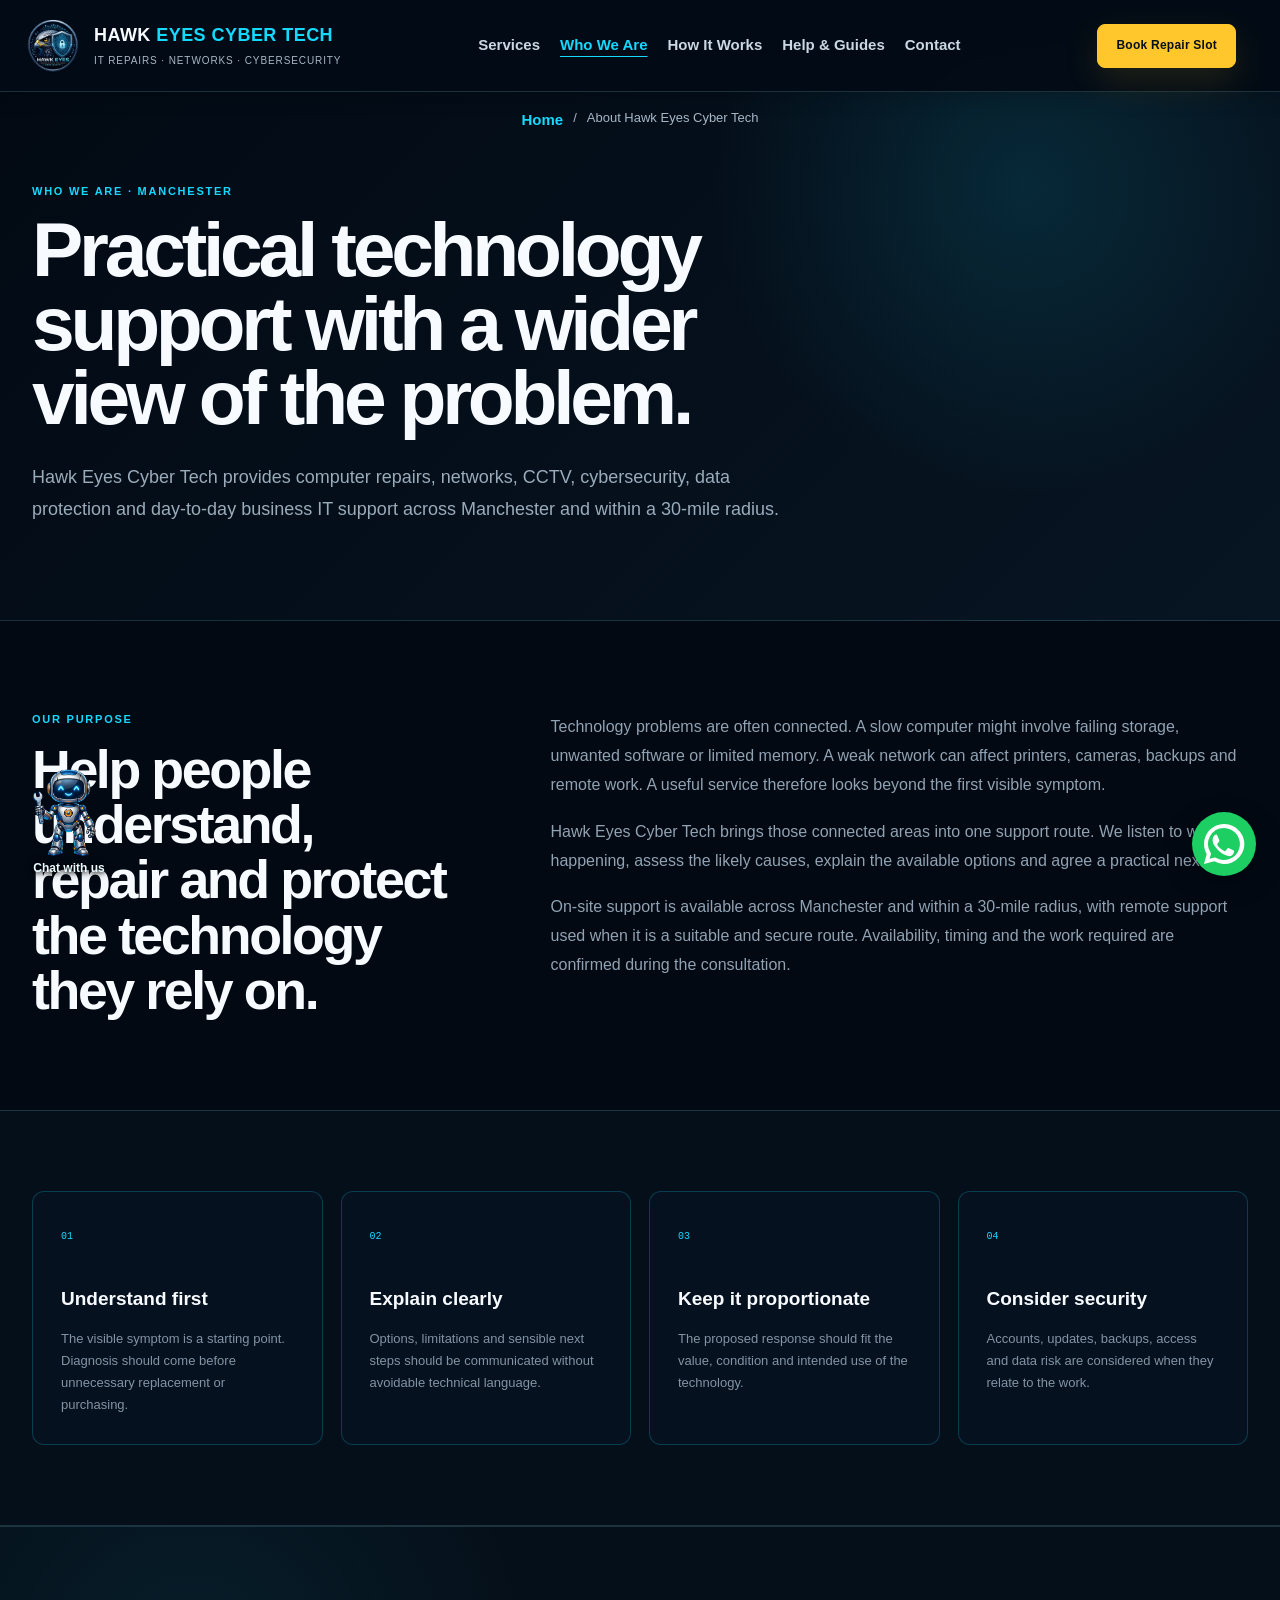
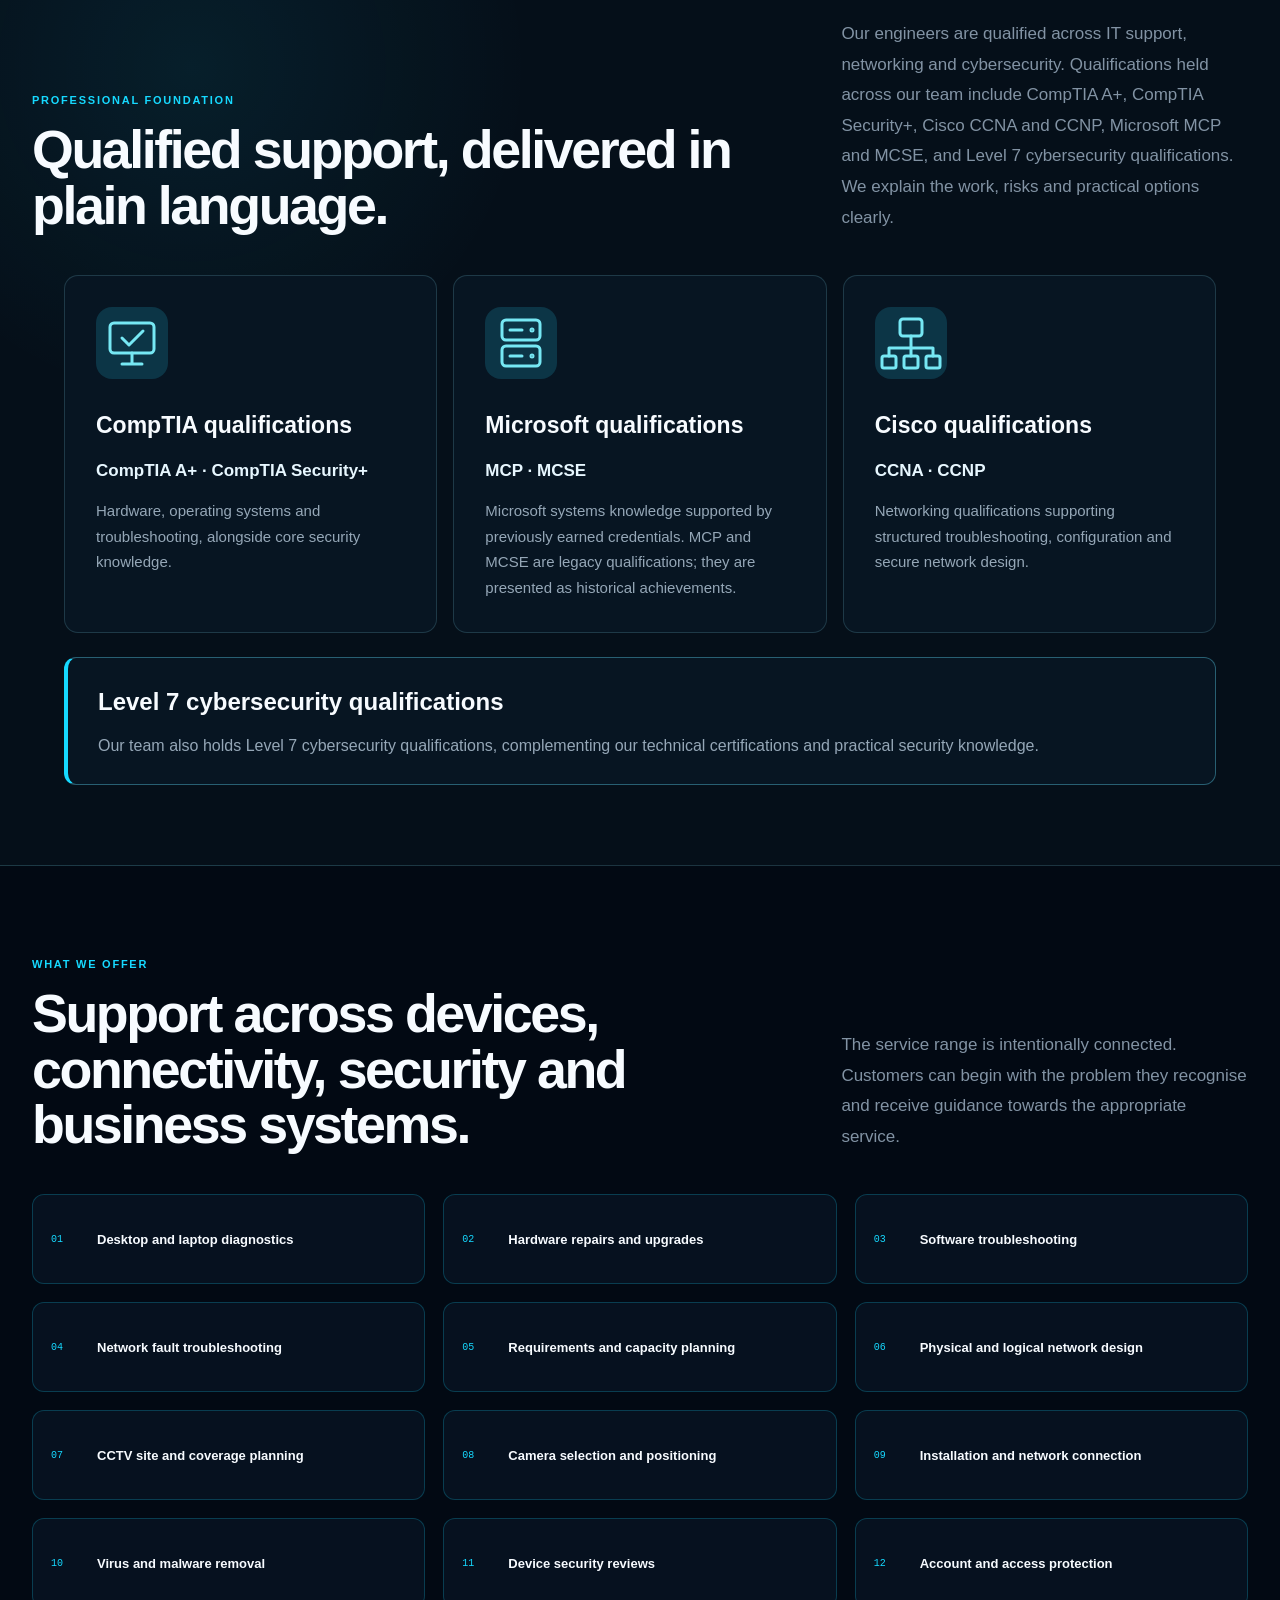
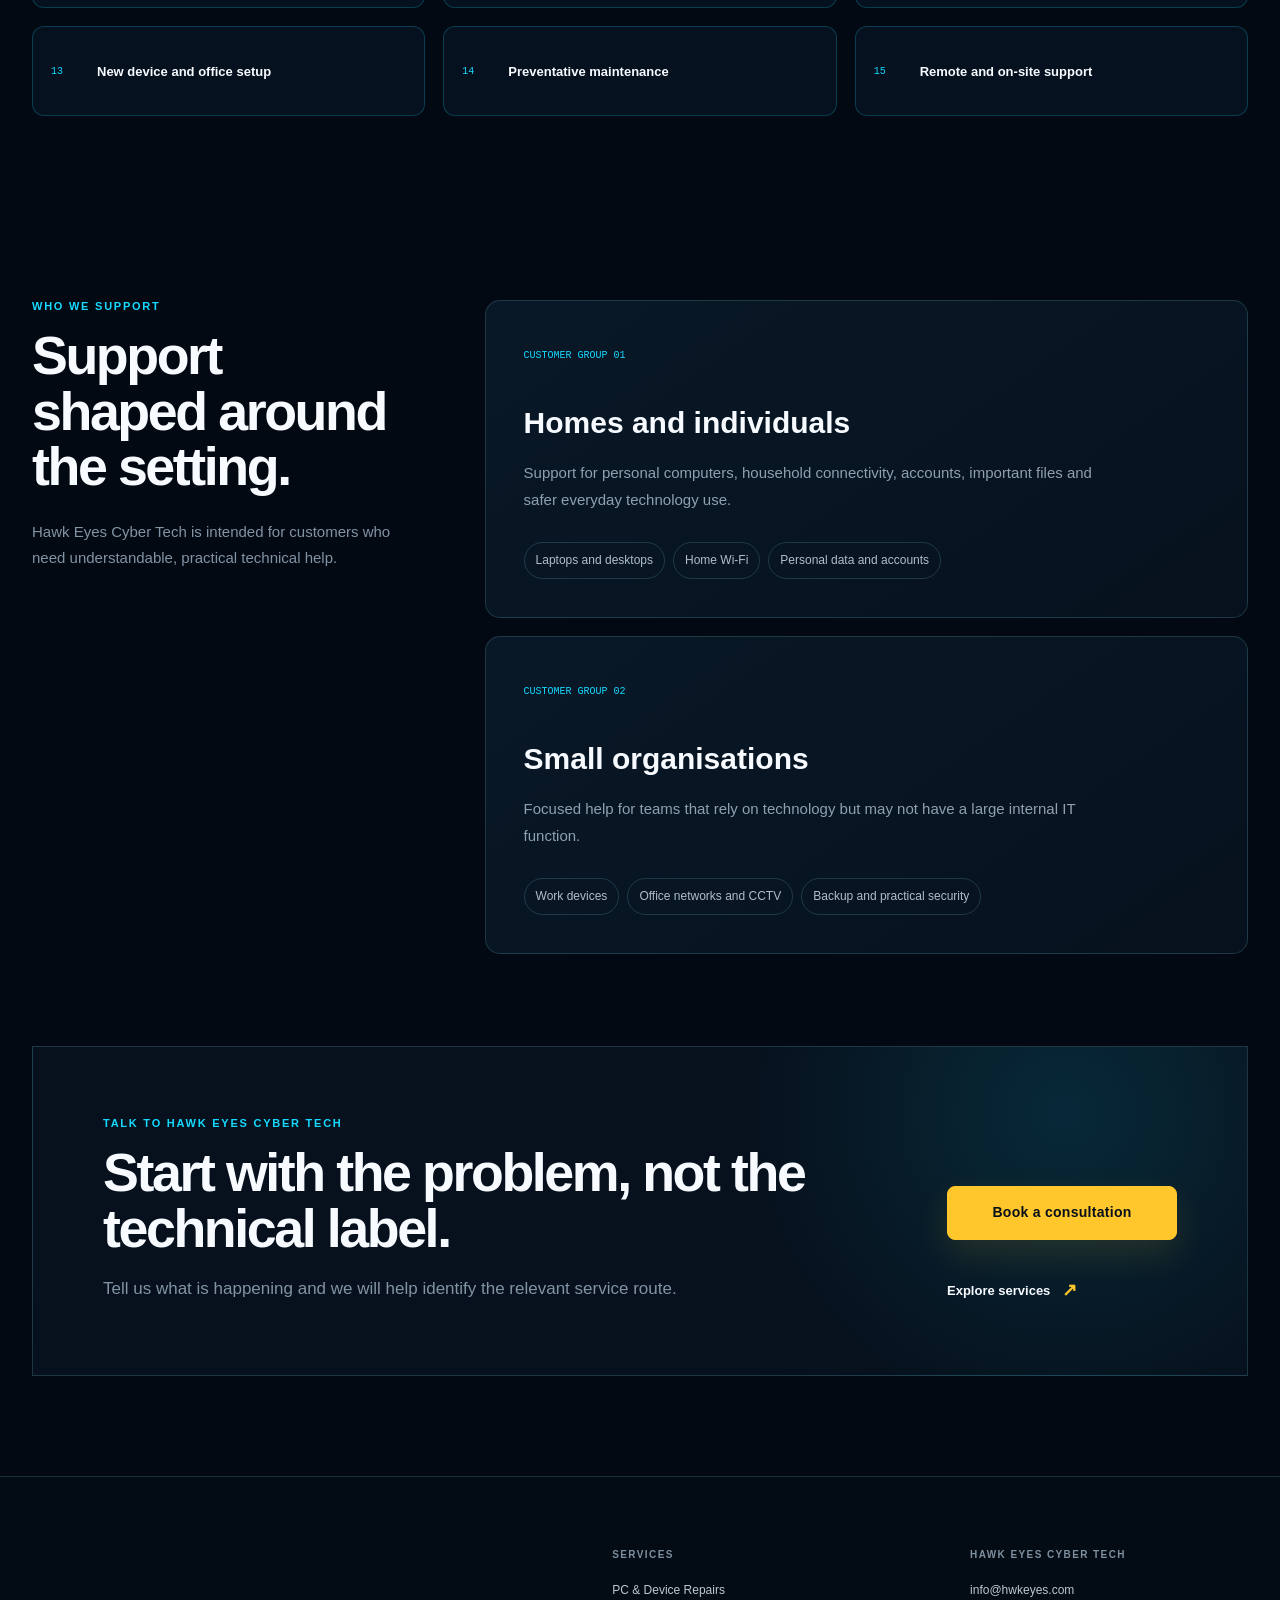
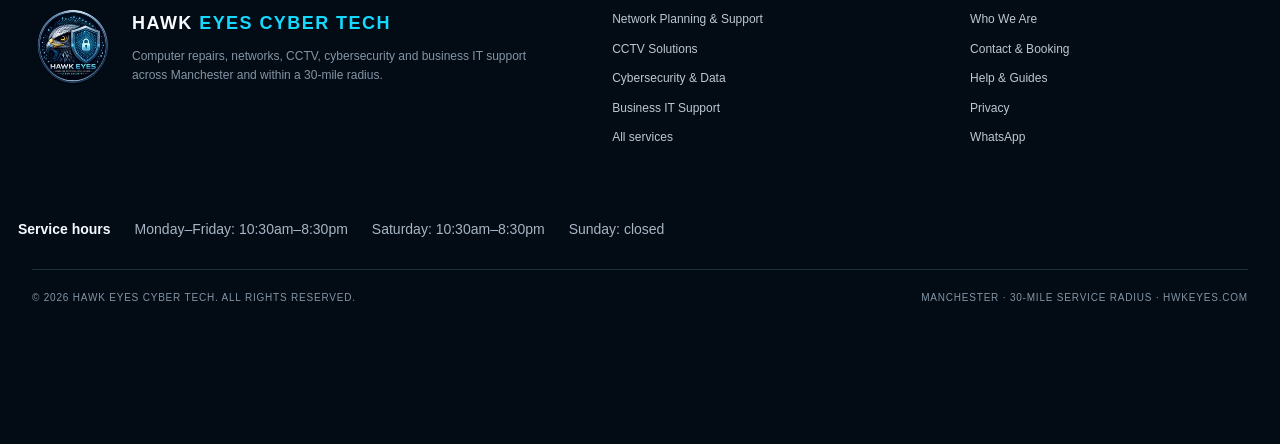
<file: about.html>
<!DOCTYPE html>

<html lang="en-GB">
<head>
<meta charset="utf-8"/>
<meta content="width=device-width,initial-scale=1" name="viewport"/>
<title>Qualified IT Engineers Manchester | About Hawk Eyes Cyber Tech</title>
<meta content="Meet the Hawk Eyes Cyber Tech service approach: qualified engineers providing computer repairs, networks, CCTV and practical security support across Manchester." name="description"/>
<meta content="index,follow" name="robots"/>
<meta content="#06111f" name="theme-color"/>
<link href="https://hwkeyes.com/about.html" rel="canonical"/>
<link href="assets/favicon.svg" rel="icon" type="image/svg+xml"/>
<link href="assets/styles.css?v=1.6.1" rel="stylesheet"/>
<meta content="website" property="og:type"/>
<meta content="Hawk Eyes Cyber Tech" property="og:site_name"/>
<meta content="Qualified IT Engineers Manchester | About Hawk Eyes Cyber Tech" property="og:title"/>
<meta content="Meet the Hawk Eyes Cyber Tech service approach: qualified engineers providing computer repairs, networks, CCTV and practical security support across Manchester." property="og:description"/>
<meta content="https://hwkeyes.com/about.html" property="og:url"/>
<meta content="https://hwkeyes.com/assets/og.png" property="og:image"/>
<meta content="summary_large_image" name="twitter:card"/>
<meta content="Qualified IT Engineers Manchester | About Hawk Eyes Cyber Tech" name="twitter:title"/>
<meta content="Meet the Hawk Eyes Cyber Tech service approach: qualified engineers providing computer repairs, networks, CCTV and practical security support across Manchester." name="twitter:description"/>
<meta content="https://hwkeyes.com/assets/og.png" name="twitter:image"/>
<script type="application/ld+json">{"@context": "https://schema.org", "@graph": [{"@type": "Organization", "@id": "https://hwkeyes.com/#organization", "name": "Hawk Eyes Cyber Tech", "url": "https://hwkeyes.com/", "telephone": "+447706494349", "logo": "https://hwkeyes.com/assets/hawk-eyes-logo-small.webp", "areaServed": {"@type": "Place", "name": "Manchester and locations within an agreed 30-mile radius"}, "email": "info@hwkeyes.com"}, {"@type": "WebSite", "@id": "https://hwkeyes.com/#website", "url": "https://hwkeyes.com/", "name": "Hawk Eyes Cyber Tech", "publisher": {"@id": "https://hwkeyes.com/#organization"}}, {"@type": "WebPage", "@id": "https://hwkeyes.com/about.html#webpage", "url": "https://hwkeyes.com/about.html", "name": "Qualified IT Engineers Manchester | About Hawk Eyes Cyber Tech", "description": "Meet the Hawk Eyes Cyber Tech service approach: qualified engineers providing computer repairs, networks, CCTV and practical security support across Manchester.", "inLanguage": "en-GB", "isPartOf": {"@id": "https://hwkeyes.com/#website"}, "about": {"@id": "https://hwkeyes.com/#organization"}}, {"@type": "BreadcrumbList", "@id": "https://hwkeyes.com/about.html#breadcrumbs", "itemListElement": [{"@type": "ListItem", "position": 1, "name": "Home", "item": "https://hwkeyes.com/"}, {"@type": "ListItem", "position": 2, "name": "About Hawk Eyes Cyber Tech", "item": "https://hwkeyes.com/about.html"}]}]}</script>
<link href="assets/hawk-adviser.css?v=1.6.1" rel="stylesheet"/>
</head><body><a class="skip-link" href="#main-content">Skip to main content</a><header class="site-header" id="top">
<a aria-label="Hawk Eyes Cyber Tech home" class="brand" href="index.html">
<img alt="" class="brand-mark" decoding="async" height="58" src="assets/hawk-eyes-logo-small.webp" width="58"/>
<span class="brand-copy"><strong>HAWK <span>EYES CYBER TECH</span></strong><small>IT Repairs · Networks · Cybersecurity</small></span>
</a>
<nav aria-label="Main navigation" class="desktop-nav">
<a href="services.html">Services</a><a aria-current="page" href="about.html">Who We Are</a><a href="index.html#process">How It Works</a><a href="help-guides.html">Help &amp; Guides</a><a href="contact.html">Contact</a>
</nav>
<a class="header-call" href="tel:+447706494349"><span>Speak to us</span>07706 49 43 49</a>
<a class="button button-small" href="https://calendar.app.google/uvvYfiRC657q7Sws6" rel="noopener" target="_blank">Book Repair Slot</a>
<details class="mobile-menu"><summary aria-label="Open navigation">Menu</summary><div><a href="services.html">Services</a><a aria-current="page" href="about.html">Who We Are</a><a href="index.html#process">How It Works</a><a href="help-guides.html">Help &amp; Guides</a><a href="contact.html">Contact</a><a href="tel:+447706494349">Call 07706 49 43 49</a></div></details>
</header><main id="main-content" tabindex="-1"><nav aria-label="Breadcrumb" class="breadcrumbs"><a href="index.html">Home</a><span aria-hidden="true">/</span><span aria-current="page">About Hawk Eyes Cyber Tech</span></nav>
<section class="static-hero"><div><span class="section-kicker">Who we are · Manchester</span><h1>Practical technology support with a wider view of the problem.</h1><p>Hawk Eyes Cyber Tech provides computer repairs, networks, CCTV, cybersecurity, data protection and day-to-day business IT support across Manchester and within a 30-mile radius.</p></div></section>
<section class="section story-grid"><div><span class="section-kicker">Our purpose</span><h2>Help people understand, repair and protect the technology they rely on.</h2></div><div><p>Technology problems are often connected. A slow computer might involve failing storage, unwanted software or limited memory. A weak network can affect printers, cameras, backups and remote work. A useful service therefore looks beyond the first visible symptom.</p><p>Hawk Eyes Cyber Tech brings those connected areas into one support route. We listen to what is happening, assess the likely causes, explain the available options and agree a practical next step.</p><p>On-site support is available across Manchester and within a 30-mile radius, with remote support used when it is a suitable and secure route. Availability, timing and the work required are confirmed during the consultation.</p></div></section>
<section class="principles-band"><div class="section principles-grid"><article><span>01</span><h3>Understand first</h3><p>The visible symptom is a starting point. Diagnosis should come before unnecessary replacement or purchasing.</p></article><article><span>02</span><h3>Explain clearly</h3><p>Options, limitations and sensible next steps should be communicated without avoidable technical language.</p></article><article><span>03</span><h3>Keep it proportionate</h3><p>The proposed response should fit the value, condition and intended use of the technology.</p></article><article><span>04</span><h3>Consider security</h3><p>Accounts, updates, backups, access and data risk are considered when they relate to the work.</p></article></div></section>
<section class="credentials-section"><div class="section"><div class="section-heading"><div><span class="section-kicker">Professional foundation</span><h2>Qualified support, delivered in plain language.</h2></div><p>Our engineers are qualified across IT support, networking and cybersecurity. Qualifications held across our team include CompTIA A+, CompTIA Security+, Cisco CCNA and CCNP, Microsoft MCP and MCSE, and Level 7 cybersecurity qualifications. We explain the work, risks and practical options clearly.</p></div><div class="credential-grid"><article><img alt="" class="qualification-icon" height="72" src="assets/qualification-hardware.svg" width="72"/><h3>CompTIA qualifications</h3><p class="qualification-list">CompTIA A+ · CompTIA Security+</p><p>Hardware, operating systems and troubleshooting, alongside core security knowledge.</p></article><article><img alt="" class="qualification-icon" height="72" src="assets/qualification-systems.svg" width="72"/><h3>Microsoft qualifications</h3><p class="qualification-list">MCP · MCSE</p><p>Microsoft systems knowledge supported by previously earned credentials. MCP and MCSE are legacy qualifications; they are presented as historical achievements.</p></article><article><img alt="" class="qualification-icon" height="72" src="assets/qualification-network.svg" width="72"/><h3>Cisco qualifications</h3><p class="qualification-list">CCNA · CCNP</p><p>Networking qualifications supporting structured troubleshooting, configuration and secure network design.</p></article></div><div class="level-seven-qualification"><h3>Level 7 cybersecurity qualifications</h3><p>Our team also holds Level 7 cybersecurity qualifications, complementing our technical certifications and practical security knowledge.</p></div></div></section>
<section class="section"><div class="section-heading"><div><span class="section-kicker">What we offer</span><h2>Support across devices, connectivity, security and business systems.</h2></div><p>The service range is intentionally connected. Customers can begin with the problem they recognise and receive guidance towards the appropriate service.</p></div><div class="offer-list"><div><span>01</span><strong>Desktop and laptop diagnostics</strong></div><div><span>02</span><strong>Hardware repairs and upgrades</strong></div><div><span>03</span><strong>Software troubleshooting</strong></div><div><span>04</span><strong>Network fault troubleshooting</strong></div><div><span>05</span><strong>Requirements and capacity planning</strong></div><div><span>06</span><strong>Physical and logical network design</strong></div><div><span>07</span><strong>CCTV site and coverage planning</strong></div><div><span>08</span><strong>Camera selection and positioning</strong></div><div><span>09</span><strong>Installation and network connection</strong></div><div><span>10</span><strong>Virus and malware removal</strong></div><div><span>11</span><strong>Device security reviews</strong></div><div><span>12</span><strong>Account and access protection</strong></div><div><span>13</span><strong>New device and office setup</strong></div><div><span>14</span><strong>Preventative maintenance</strong></div><div><span>15</span><strong>Remote and on-site support</strong></div></div></section>
<section class="section audience-section"><div class="audience-intro"><span class="section-kicker">Who we support</span><h2>Support shaped around the setting.</h2><p>Hawk Eyes Cyber Tech is intended for customers who need understandable, practical technical help.</p></div><div class="audience-cards"><article><span class="audience-label">Customer group 01</span><h3>Homes and individuals</h3><p>Support for personal computers, household connectivity, accounts, important files and safer everyday technology use.</p><ul><li>Laptops and desktops</li><li>Home Wi-Fi</li><li>Personal data and accounts</li></ul></article><article><span class="audience-label">Customer group 02</span><h3>Small organisations</h3><p>Focused help for teams that rely on technology but may not have a large internal IT function.</p><ul><li>Work devices</li><li>Office networks and CCTV</li><li>Backup and practical security</li></ul></article></div></section>
<section class="cta-band"><div><span class="section-kicker">Talk to Hawk Eyes Cyber Tech</span><h2>Start with the problem, not the technical label.</h2><p>Tell us what is happening and we will help identify the relevant service route.</p></div><div class="cta-actions"><a class="button" href="contact.html#book">Book a consultation</a><a class="text-link" href="services.html">Explore services <span>↗</span></a></div></section>
</main><footer class="site-footer" id="contact">
<div class="footer-main">
<div class="footer-brand"><img alt="Hawk Eyes Cyber Tech" decoding="async" height="82" src="assets/hawk-eyes-logo-small.webp" width="82"/><div><strong>HAWK <span>EYES CYBER TECH</span></strong><p>Computer repairs, networks, CCTV, cybersecurity and business IT support across Manchester and within a 30-mile radius.</p></div></div>
<div><h3>Services</h3><a href="repairs.html">PC &amp; Device Repairs</a><a href="networks.html">Network Planning &amp; Support</a><a href="cctv.html">CCTV Solutions</a><a href="cybersecurity-data.html">Cybersecurity &amp; Data</a><a href="business-it.html">Business IT Support</a><a href="services.html">All services</a></div>
<div><h3>Hawk Eyes Cyber Tech</h3><a href="mailto:info@hwkeyes.com">info@hwkeyes.com</a><a href="about.html">Who We Are</a><a href="contact.html">Contact &amp; Booking</a><a href="help-guides.html">Help &amp; Guides</a><a href="privacy.html">Privacy</a><a href="https://wa.me/447706494349?text=Hello%20Hawk%20Eyes%20Cyber%20Tech%2C%20I%20need%20help%20with%20a%20computer%20or%20IT%20service." rel="noopener" target="_blank">WhatsApp</a></div>
</div>
<div class="service-hours"><strong>Service hours</strong><span>Monday–Friday: 10:30am–8:30pm</span><span>Saturday: 10:30am–8:30pm</span><span>Sunday: closed</span></div><div class="footer-bottom"><span>© <span data-year=""></span> Hawk Eyes Cyber Tech. All rights reserved.</span><span>Manchester · 30-mile service radius · hwkeyes.com</span></div>
</footer>
<a aria-label="Chat with Hawk Eyes Cyber Tech on WhatsApp" class="whatsapp-float" href="https://wa.me/447706494349?text=Hello%20Hawk%20Eyes%20Cyber%20Tech%2C%20I%20need%20help%20with%20a%20computer%20or%20IT%20service." rel="noopener" target="_blank"><img alt="" aria-hidden="true" height="64" src="assets/whatsapp.svg" width="64"/></a>
<script defer="" src="assets/site.js"></script><script defer="" src="assets/hawk-adviser-engine.js?v=1.6.1"></script>
<script defer="" src="assets/adviser/knowledge-base.js?v=1.6.1"></script>
<script defer="" src="assets/hawk-adviser.js?v=1.6.1"></script>
</body></html>
</file>
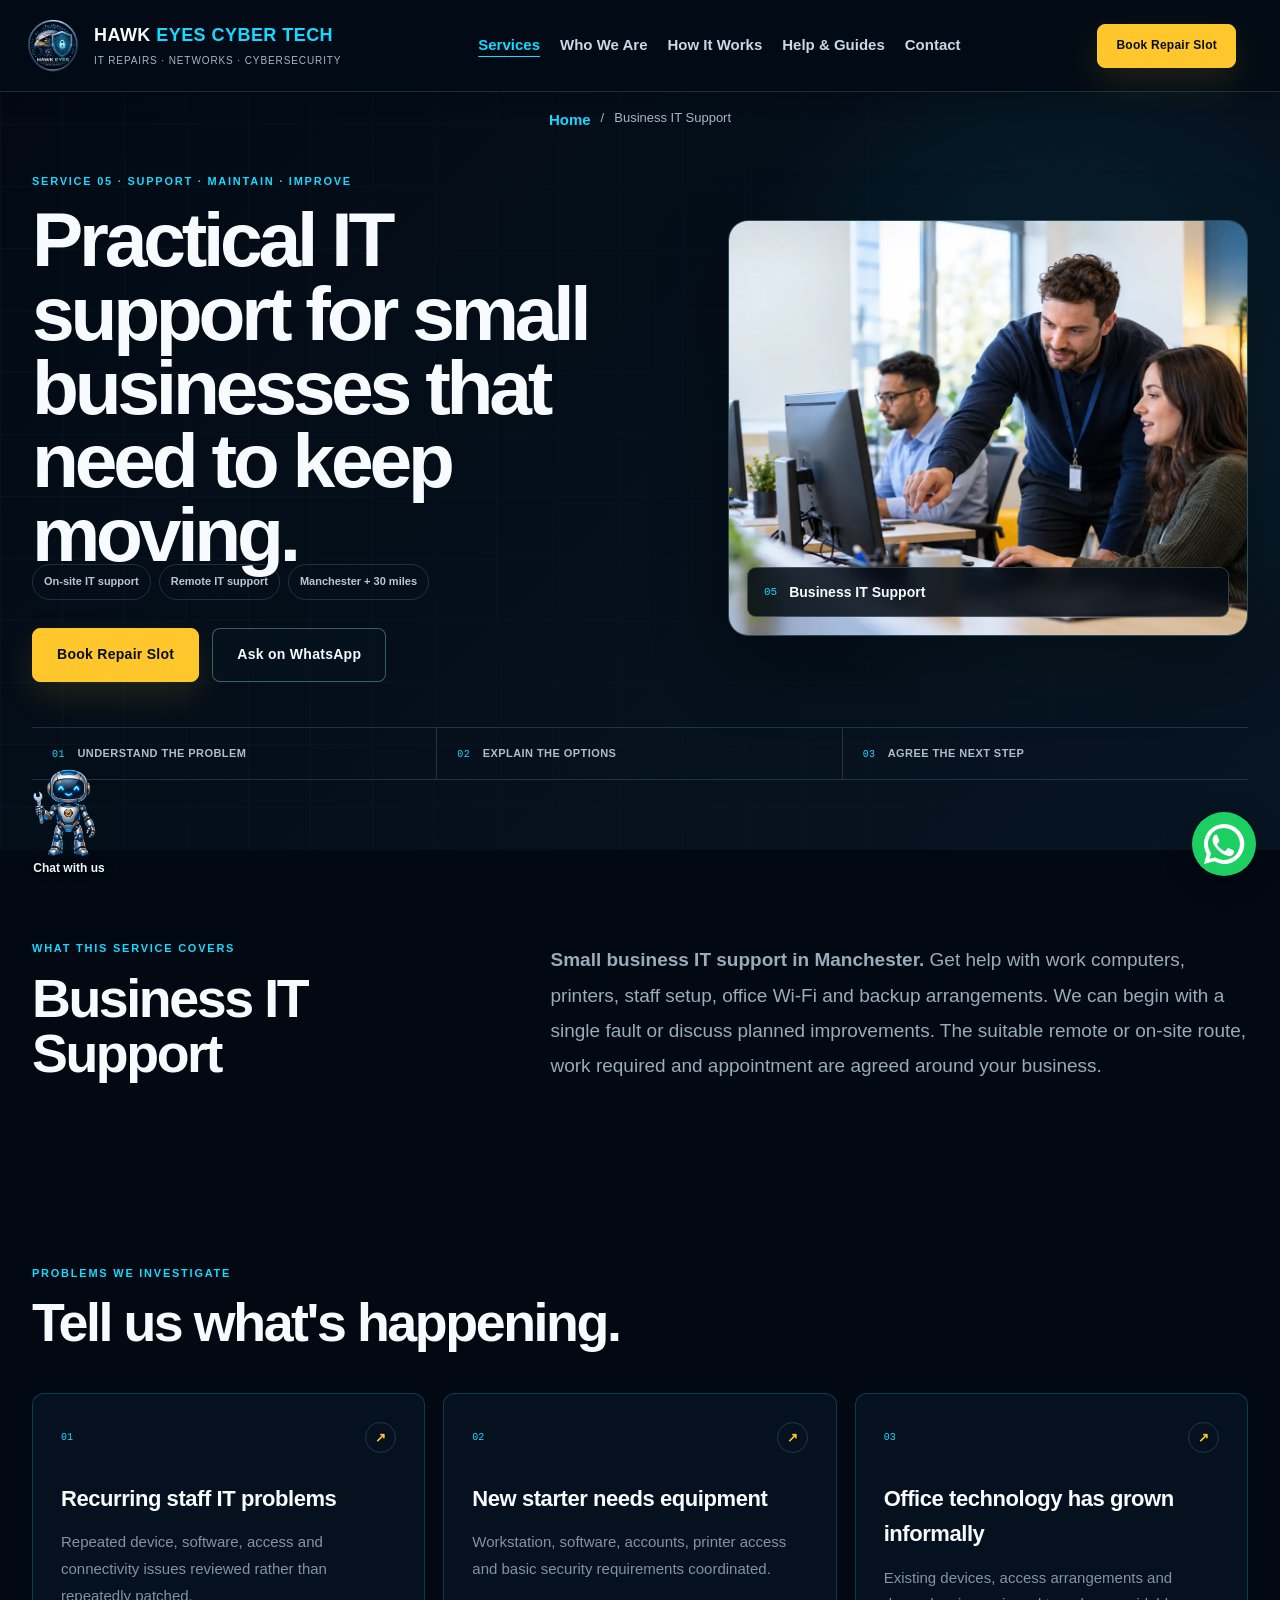
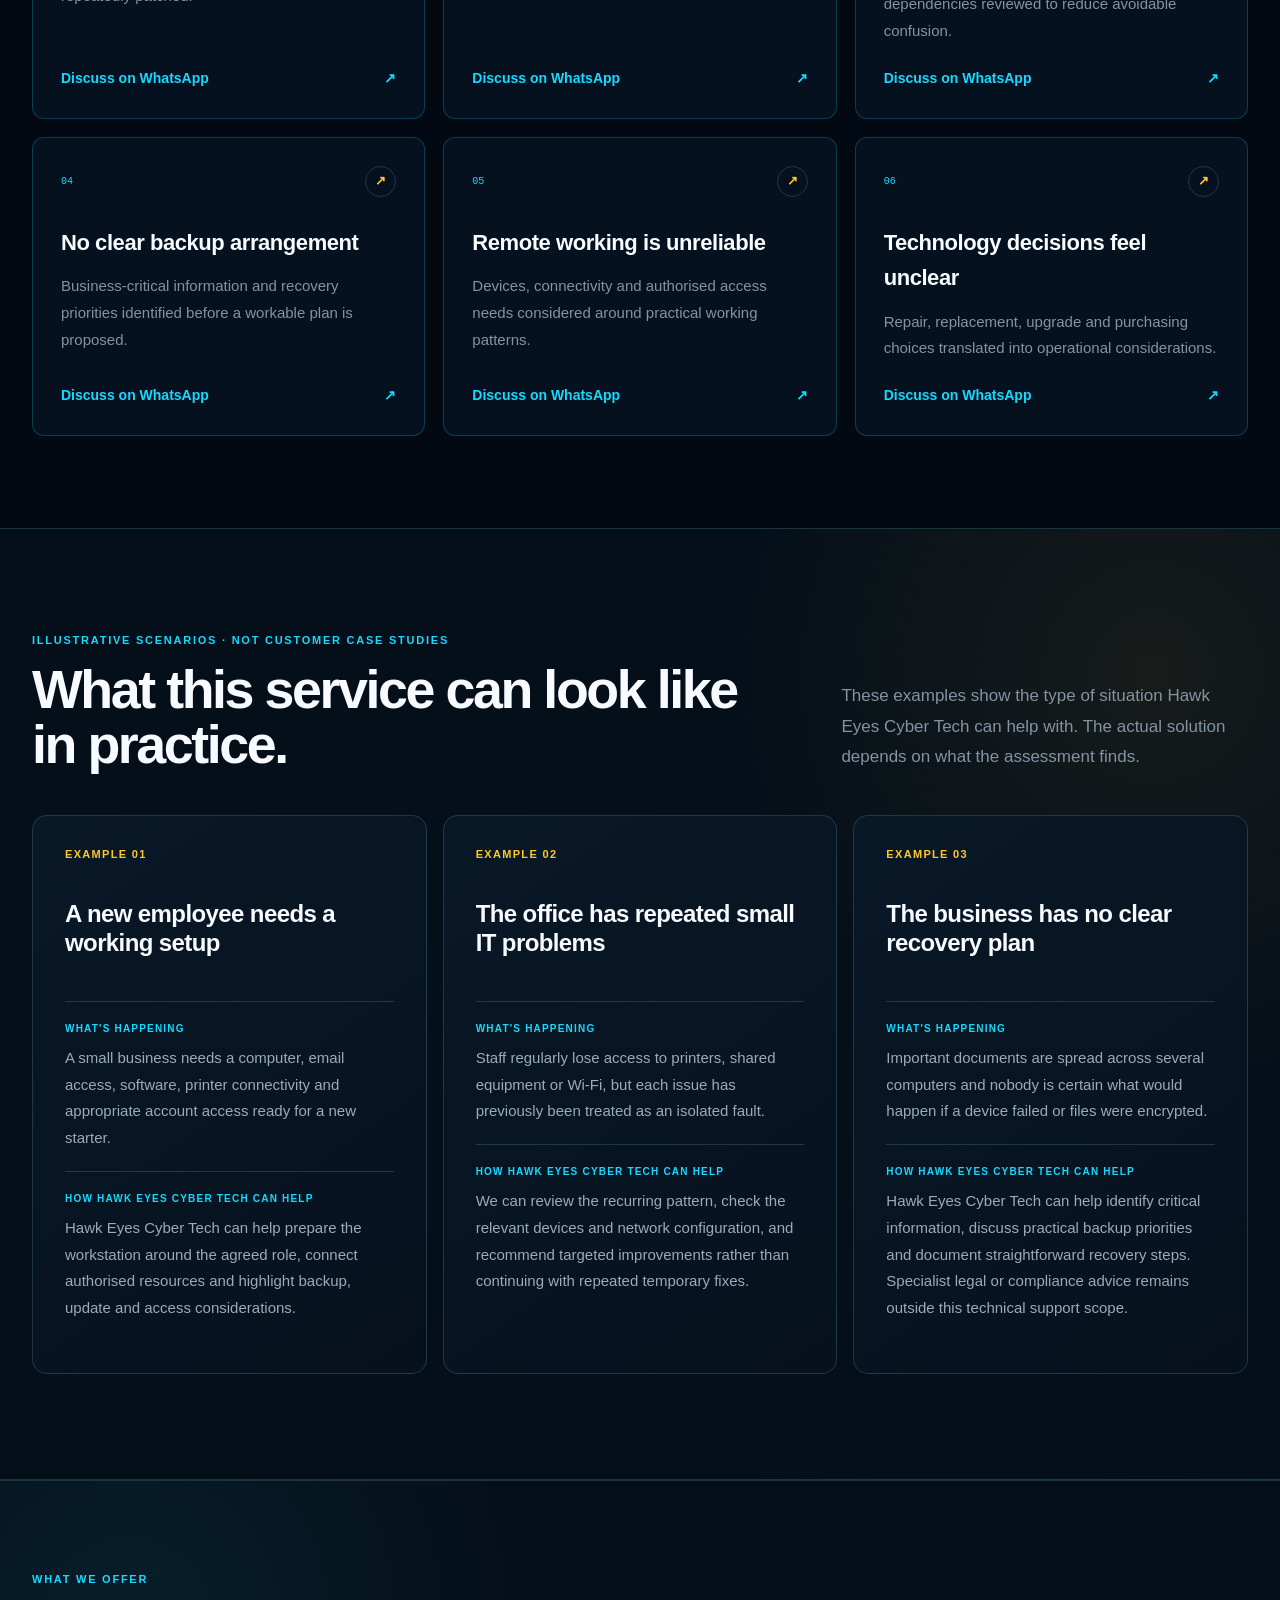
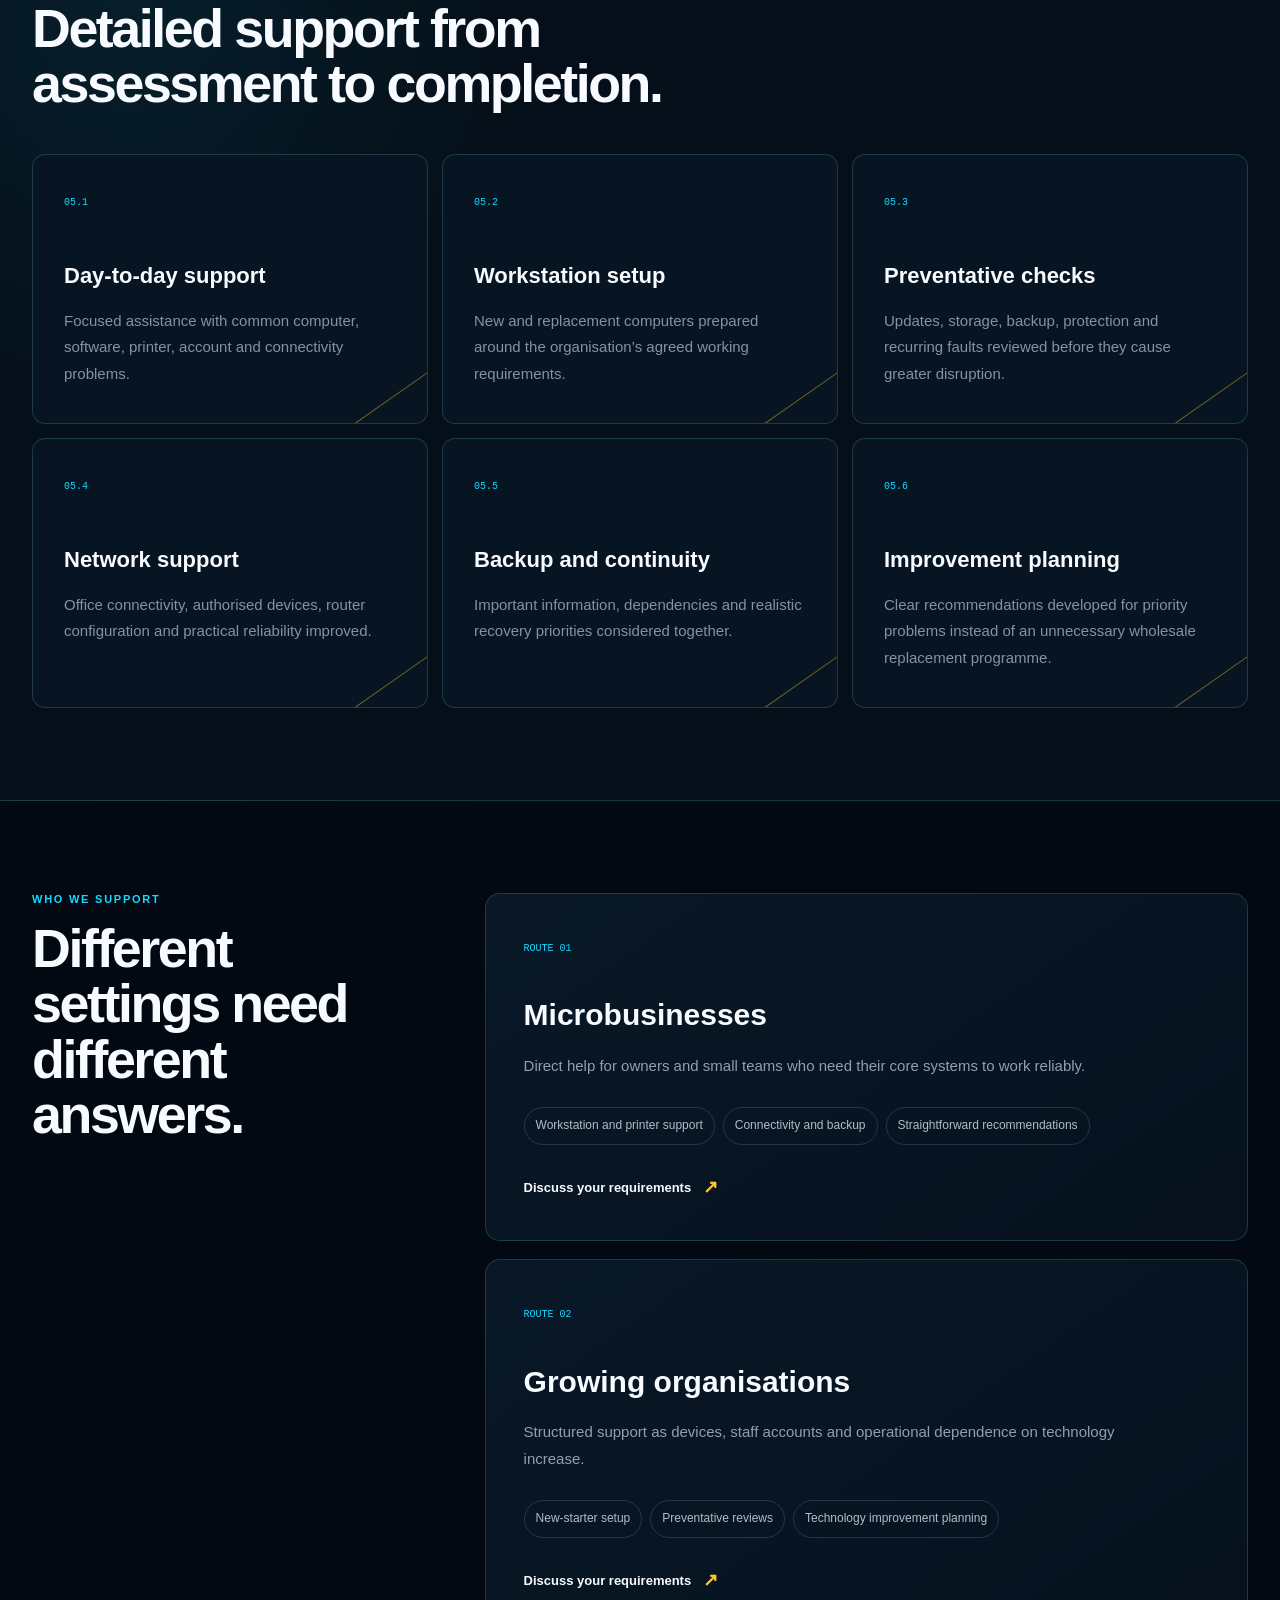
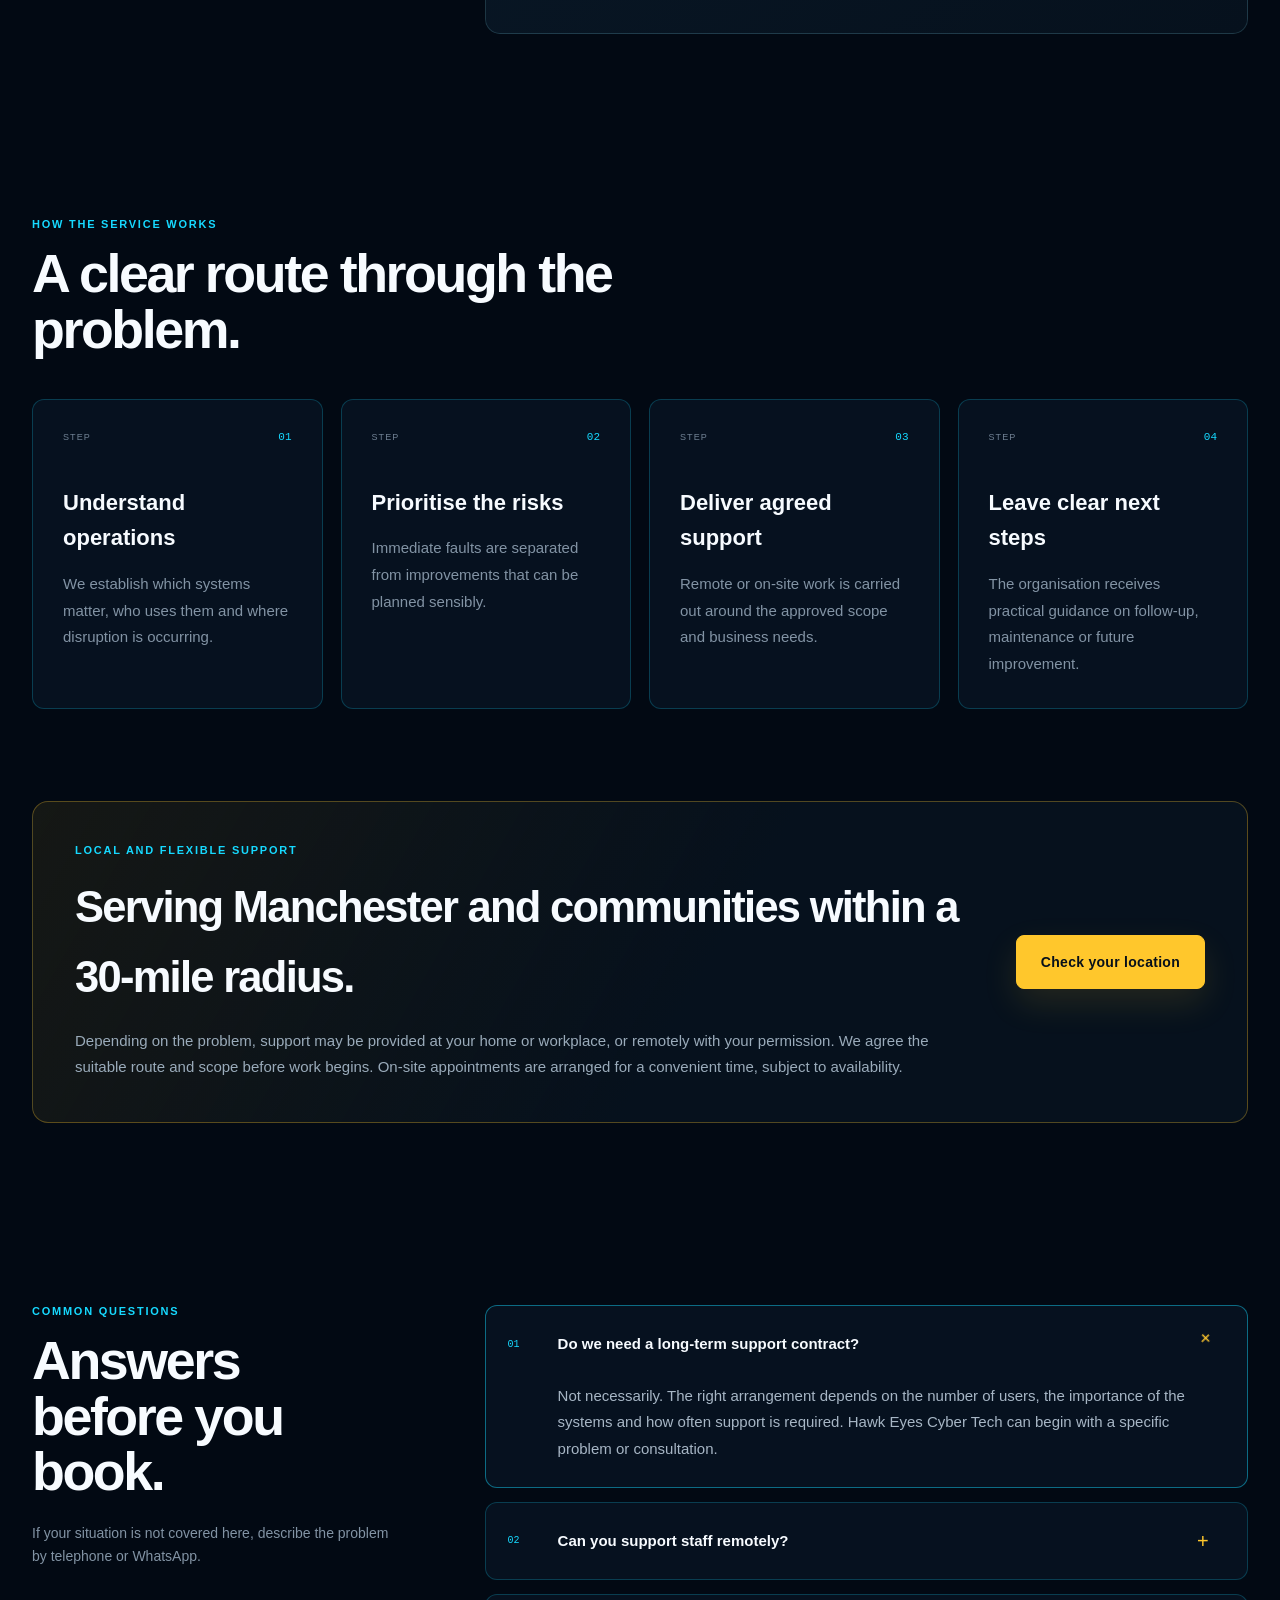
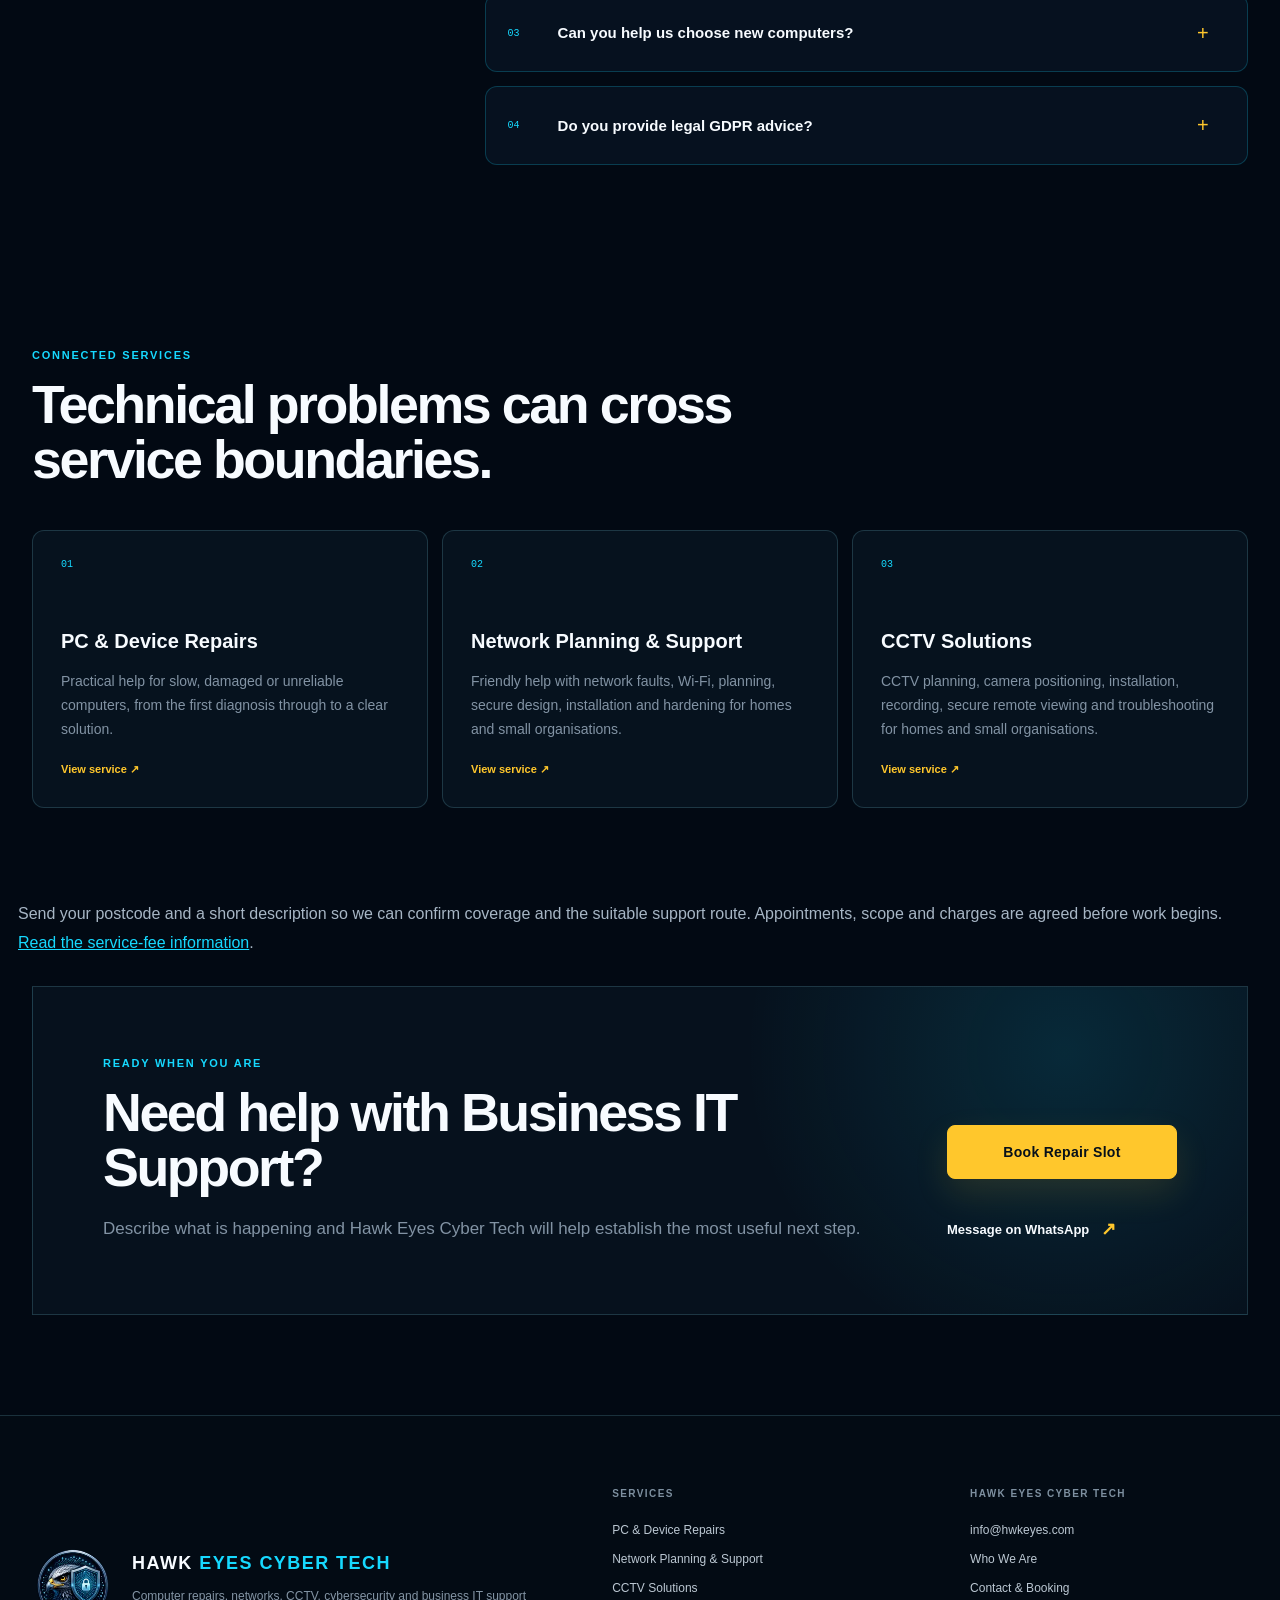
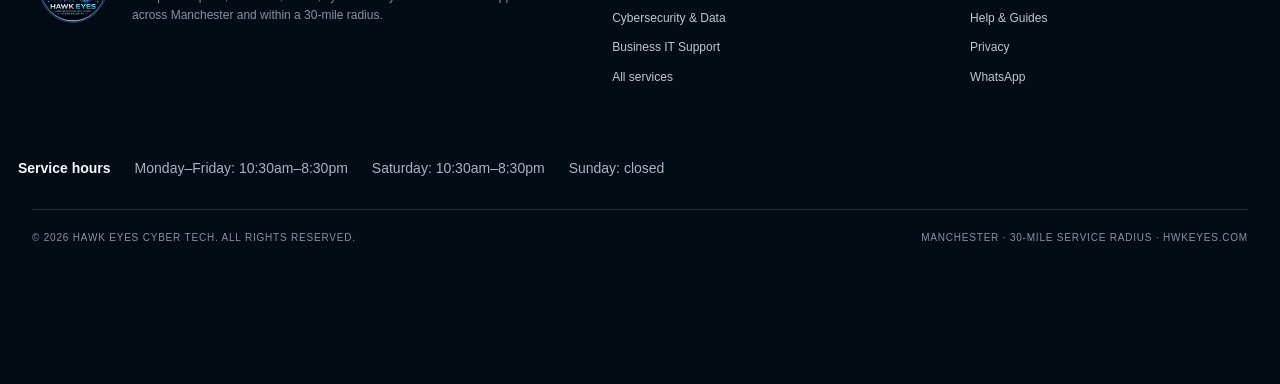
<file: business-it.html>
<!doctype html>
<html lang="en-GB">
<head>
  <meta charset="utf-8">
  <meta name="viewport" content="width=device-width,initial-scale=1">
  <title>Small Business IT Support Manchester | Hawk Eyes Cyber Tech</title>
  <meta name="description" content="Small business IT support in Manchester for computers, staff setup, printers, Wi-Fi and backups. Remote or on-site support agreed around your requirements.">
  <meta name="robots" content="index,follow">
  <meta name="theme-color" content="#06111f">
  <link rel="canonical" href="https://hwkeyes.com/business-it.html">
  <link rel="icon" href="assets/favicon.svg" type="image/svg+xml">
  <link rel="stylesheet" href="assets/styles.css?v=1.6.1">
  <meta property="og:type" content="website">
  <meta property="og:site_name" content="Hawk Eyes Cyber Tech">
  <meta property="og:title" content="Small Business IT Support Manchester | Hawk Eyes Cyber Tech">
  <meta property="og:description" content="Small business IT support in Manchester for computers, staff setup, printers, Wi-Fi and backups. Remote or on-site support agreed around your requirements.">
  <meta property="og:url" content="https://hwkeyes.com/business-it.html">
  <meta property="og:image" content="https://hwkeyes.com/assets/og.png">
  <meta name="twitter:card" content="summary_large_image">
  <meta name="twitter:title" content="Small Business IT Support Manchester | Hawk Eyes Cyber Tech">
  <meta name="twitter:description" content="Small business IT support in Manchester for computers, staff setup, printers, Wi-Fi and backups. Remote or on-site support agreed around your requirements.">
  <meta name="twitter:image" content="https://hwkeyes.com/assets/og.png">
  <script type="application/ld+json">{"@context": "https://schema.org", "@graph": [{"@type": "Organization", "@id": "https://hwkeyes.com/#organization", "name": "Hawk Eyes Cyber Tech", "url": "https://hwkeyes.com/", "telephone": "+447706494349", "logo": "https://hwkeyes.com/assets/hawk-eyes-logo-small.webp", "areaServed": {"@type": "Place", "name": "Manchester and locations within an agreed 30-mile radius"}, "email": "info@hwkeyes.com"}, {"@type": "WebSite", "@id": "https://hwkeyes.com/#website", "url": "https://hwkeyes.com/", "name": "Hawk Eyes Cyber Tech", "publisher": {"@id": "https://hwkeyes.com/#organization"}}, {"@type": "WebPage", "@id": "https://hwkeyes.com/business-it.html#webpage", "url": "https://hwkeyes.com/business-it.html", "name": "Small Business IT Support Manchester | Hawk Eyes Cyber Tech", "description": "Small business IT support in Manchester for computers, staff setup, printers, Wi-Fi and backups. Remote or on-site support agreed around your requirements.", "inLanguage": "en-GB", "isPartOf": {"@id": "https://hwkeyes.com/#website"}, "about": {"@id": "https://hwkeyes.com/#organization"}}, {"@type": "BreadcrumbList", "@id": "https://hwkeyes.com/business-it.html#breadcrumbs", "itemListElement": [{"@type": "ListItem", "position": 1, "name": "Home", "item": "https://hwkeyes.com/"}, {"@type": "ListItem", "position": 2, "name": "Business IT Support", "item": "https://hwkeyes.com/business-it.html"}]}, {"@type": "Service", "@id": "https://hwkeyes.com/business-it.html#service", "name": "Business IT Support in Manchester", "serviceType": "Business IT Support", "url": "https://hwkeyes.com/business-it.html", "provider": {"@id": "https://hwkeyes.com/#organization"}, "areaServed": {"@type": "Place", "name": "Manchester and locations within an agreed 30-mile radius"}, "description": "Small business IT support in Manchester for computers, staff setup, printers, Wi-Fi and backups. Remote or on-site support agreed around your requirements."}]}</script>
<link rel="stylesheet" href="assets/hawk-adviser.css?v=1.6.1">
</head>
<body><a class="skip-link" href="#main-content">Skip to main content</a><header class="site-header" id="top">
  <a class="brand" href="index.html" aria-label="Hawk Eyes Cyber Tech home">
    <img src="assets/hawk-eyes-logo-small.webp" alt="" width="58" height="58" class="brand-mark" decoding="async">
    <span class="brand-copy"><strong>HAWK <span>EYES CYBER TECH</span></strong><small>IT Repairs · Networks · Cybersecurity</small></span>
  </a>
  <nav class="desktop-nav" aria-label="Main navigation">
    <a href="services.html" aria-current="page">Services</a><a href="about.html">Who We Are</a><a href="index.html#process">How It Works</a><a href="help-guides.html">Help &amp; Guides</a><a href="contact.html">Contact</a>
  </nav>
  <a class="header-call" href="tel:+447706494349"><span>Speak to us</span>07706 49 43 49</a>
  <a class="button button-small" href="https://calendar.app.google/uvvYfiRC657q7Sws6" target="_blank" rel="noopener">Book Repair Slot</a>
  <details class="mobile-menu"><summary aria-label="Open navigation">Menu</summary><div><a href="services.html" aria-current="page">Services</a><a href="about.html">Who We Are</a><a href="index.html#process">How It Works</a><a href="help-guides.html">Help &amp; Guides</a><a href="contact.html">Contact</a><a href="tel:+447706494349">Call 07706 49 43 49</a></div></details>
</header><main id="main-content" tabindex="-1"><nav class="breadcrumbs" aria-label="Breadcrumb"><a href="index.html">Home</a><span aria-hidden="true">/</span><span aria-current="page">Business IT Support</span></nav>
<section class="subhero violet"><div class="subhero-grid" aria-hidden="true"></div><div class="subhero-content"><div><span class="section-kicker">Service 05 · Support · Maintain · Improve</span><h1>Practical IT support for small businesses that need to keep moving.</h1><div class="support-tags"><span>On-site IT support</span><span>Remote IT support</span><span>Manchester + 30 miles</span></div><div class="hero-actions"><a class="button" href="https://calendar.app.google/uvvYfiRC657q7Sws6" target="_blank" rel="noopener">Book Repair Slot</a><a class="button button-outline" href="https://wa.me/447706494349?text=Hello%20Hawk%20Eyes%20Cyber%20Tech%2C%20I%20would%20like%20help%20with%20Business%20IT%20Support." target="_blank" rel="noopener">Ask on WhatsApp</a></div></div><div class="service-hero-media"><img src="assets/service-business-it.webp" alt="An IT engineer helping staff solve a computer problem in a small office" width="1600" height="1024" decoding="async"><div class="service-image-label"><span>05</span><strong>Business IT Support</strong></div></div></div><div class="subhero-stats"><span><b>01</b> Understand the problem</span><span><b>02</b> Explain the options</span><span><b>03</b> Agree the next step</span></div></section>
<section class="section service-intro"><div><span class="section-kicker">What this service covers</span><h2>Business IT Support</h2></div><p><strong>Small business IT support in Manchester.</strong> Get help with work computers, printers, staff setup, office Wi-Fi and backup arrangements. We can begin with a single fault or discuss planned improvements. The suitable remote or on-site route, work required and appointment are agreed around your business.</p></section>
<section class="section issue-section"><div class="section-heading"><div><span class="section-kicker">Problems we investigate</span><h2>Tell us what&apos;s happening.</h2></div></div><div class="issue-grid"><article><div><span>01</span><b aria-hidden="true">↗</b></div><h3>Recurring staff IT problems</h3><p>Repeated device, software, access and connectivity issues reviewed rather than repeatedly patched.</p><a class="issue-action" href="https://wa.me/447706494349?text=Hello%20Hawk%20Eyes%20Cyber%20Tech%2C%20I%20would%20like%20help%20with%3A%20Recurring%20staff%20IT%20problems." target="_blank" rel="noopener" aria-label="Recurring staff IT problems: discuss on WhatsApp (opens in a new tab)">Discuss on WhatsApp <span aria-hidden="true">↗</span></a></article><article><div><span>02</span><b aria-hidden="true">↗</b></div><h3>New starter needs equipment</h3><p>Workstation, software, accounts, printer access and basic security requirements coordinated.</p><a class="issue-action" href="https://wa.me/447706494349?text=Hello%20Hawk%20Eyes%20Cyber%20Tech%2C%20I%20would%20like%20help%20with%3A%20New%20starter%20needs%20equipment." target="_blank" rel="noopener" aria-label="New starter needs equipment: discuss on WhatsApp (opens in a new tab)">Discuss on WhatsApp <span aria-hidden="true">↗</span></a></article><article><div><span>03</span><b aria-hidden="true">↗</b></div><h3>Office technology has grown informally</h3><p>Existing devices, access arrangements and dependencies reviewed to reduce avoidable confusion.</p><a class="issue-action" href="https://wa.me/447706494349?text=Hello%20Hawk%20Eyes%20Cyber%20Tech%2C%20I%20would%20like%20help%20with%3A%20Office%20technology%20has%20grown%20informally." target="_blank" rel="noopener" aria-label="Office technology has grown informally: discuss on WhatsApp (opens in a new tab)">Discuss on WhatsApp <span aria-hidden="true">↗</span></a></article><article><div><span>04</span><b aria-hidden="true">↗</b></div><h3>No clear backup arrangement</h3><p>Business-critical information and recovery priorities identified before a workable plan is proposed.</p><a class="issue-action" href="https://wa.me/447706494349?text=Hello%20Hawk%20Eyes%20Cyber%20Tech%2C%20I%20would%20like%20help%20with%3A%20No%20clear%20backup%20arrangement." target="_blank" rel="noopener" aria-label="No clear backup arrangement: discuss on WhatsApp (opens in a new tab)">Discuss on WhatsApp <span aria-hidden="true">↗</span></a></article><article><div><span>05</span><b aria-hidden="true">↗</b></div><h3>Remote working is unreliable</h3><p>Devices, connectivity and authorised access needs considered around practical working patterns.</p><a class="issue-action" href="https://wa.me/447706494349?text=Hello%20Hawk%20Eyes%20Cyber%20Tech%2C%20I%20would%20like%20help%20with%3A%20Remote%20working%20is%20unreliable." target="_blank" rel="noopener" aria-label="Remote working is unreliable: discuss on WhatsApp (opens in a new tab)">Discuss on WhatsApp <span aria-hidden="true">↗</span></a></article><article><div><span>06</span><b aria-hidden="true">↗</b></div><h3>Technology decisions feel unclear</h3><p>Repair, replacement, upgrade and purchasing choices translated into operational considerations.</p><a class="issue-action" href="https://wa.me/447706494349?text=Hello%20Hawk%20Eyes%20Cyber%20Tech%2C%20I%20would%20like%20help%20with%3A%20Technology%20decisions%20feel%20unclear." target="_blank" rel="noopener" aria-label="Technology decisions feel unclear: discuss on WhatsApp (opens in a new tab)">Discuss on WhatsApp <span aria-hidden="true">↗</span></a></article></div></section>
<section class="example-section"><div class="section example-inner"><div class="section-heading"><div><span class="section-kicker">Illustrative scenarios · not customer case studies</span><h2>What this service can look like in practice.</h2></div><p>These examples show the type of situation Hawk Eyes Cyber Tech can help with. The actual solution depends on what the assessment finds.</p></div><div class="example-grid"><article><div class="example-number">Example 01</div><h3>A new employee needs a working setup</h3><div><span>What&apos;s happening</span><p>A small business needs a computer, email access, software, printer connectivity and appropriate account access ready for a new starter.</p></div><div><span>How Hawk Eyes Cyber Tech can help</span><p>Hawk Eyes Cyber Tech can help prepare the workstation around the agreed role, connect authorised resources and highlight backup, update and access considerations.</p></div></article><article><div class="example-number">Example 02</div><h3>The office has repeated small IT problems</h3><div><span>What&apos;s happening</span><p>Staff regularly lose access to printers, shared equipment or Wi-Fi, but each issue has previously been treated as an isolated fault.</p></div><div><span>How Hawk Eyes Cyber Tech can help</span><p>We can review the recurring pattern, check the relevant devices and network configuration, and recommend targeted improvements rather than continuing with repeated temporary fixes.</p></div></article><article><div class="example-number">Example 03</div><h3>The business has no clear recovery plan</h3><div><span>What&apos;s happening</span><p>Important documents are spread across several computers and nobody is certain what would happen if a device failed or files were encrypted.</p></div><div><span>How Hawk Eyes Cyber Tech can help</span><p>Hawk Eyes Cyber Tech can help identify critical information, discuss practical backup priorities and document straightforward recovery steps. Specialist legal or compliance advice remains outside this technical support scope.</p></div></article></div></div></section>
<section class="capability-section"><div class="section capability-inner"><div class="section-heading"><div><span class="section-kicker">What we offer</span><h2>Detailed support from assessment to completion.</h2></div></div><div class="capability-grid"><article><span>05.1</span><h3>Day-to-day support</h3><p>Focused assistance with common computer, software, printer, account and connectivity problems.</p><div class="capability-line"></div></article><article><span>05.2</span><h3>Workstation setup</h3><p>New and replacement computers prepared around the organisation’s agreed working requirements.</p><div class="capability-line"></div></article><article><span>05.3</span><h3>Preventative checks</h3><p>Updates, storage, backup, protection and recurring faults reviewed before they cause greater disruption.</p><div class="capability-line"></div></article><article><span>05.4</span><h3>Network support</h3><p>Office connectivity, authorised devices, router configuration and practical reliability improved.</p><div class="capability-line"></div></article><article><span>05.5</span><h3>Backup and continuity</h3><p>Important information, dependencies and realistic recovery priorities considered together.</p><div class="capability-line"></div></article><article><span>05.6</span><h3>Improvement planning</h3><p>Clear recommendations developed for priority problems instead of an unnecessary wholesale replacement programme.</p><div class="capability-line"></div></article></div></div></section>
<section class="section audience-section"><div class="audience-intro"><span class="section-kicker">Who we support</span><h2>Different settings need different answers.</h2></div><div class="audience-cards"><article><span class="audience-label">Route 01</span><h3>Microbusinesses</h3><p>Direct help for owners and small teams who need their core systems to work reliably.</p><ul><li>Workstation and printer support</li><li>Connectivity and backup</li><li>Straightforward recommendations</li></ul><a class="text-link" href="contact.html#book">Discuss your requirements <span>↗</span></a></article><article><span class="audience-label">Route 02</span><h3>Growing organisations</h3><p>Structured support as devices, staff accounts and operational dependence on technology increase.</p><ul><li>New-starter setup</li><li>Preventative reviews</li><li>Technology improvement planning</li></ul><a class="text-link" href="contact.html#book">Discuss your requirements <span>↗</span></a></article></div></section>
<section class="section service-process"><div class="section-heading"><div><span class="section-kicker">How the service works</span><h2>A clear route through the problem.</h2></div></div><div class="service-process-grid"><article><div><span>Step</span><b>01</b></div><h3>Understand operations</h3><p>We establish which systems matter, who uses them and where disruption is occurring.</p></article><article><div><span>Step</span><b>02</b></div><h3>Prioritise the risks</h3><p>Immediate faults are separated from improvements that can be planned sensibly.</p></article><article><div><span>Step</span><b>03</b></div><h3>Deliver agreed support</h3><p>Remote or on-site work is carried out around the approved scope and business needs.</p></article><article><div><span>Step</span><b>04</b></div><h3>Leave clear next steps</h3><p>The organisation receives practical guidance on follow-up, maintenance or future improvement.</p></article></div></section>

<section class="local-service-note"><div><span class="section-kicker">Local and flexible support</span><h2>Serving Manchester and communities within a 30-mile radius.</h2><p>Depending on the problem, support may be provided at your home or workplace, or remotely with your permission. We agree the suitable route and scope before work begins. On-site appointments are arranged for a convenient time, subject to availability.</p></div><a class="button" href="contact.html">Check your location</a></section>
<section class="section faq-section"><div class="faq-intro"><span class="section-kicker">Common questions</span><h2>Answers before you book.</h2><p>If your situation is not covered here, describe the problem by telephone or WhatsApp.</p></div><div class="faq-list"><details open><summary><span>01</span>Do we need a long-term support contract?<b>+</b></summary><p>Not necessarily. The right arrangement depends on the number of users, the importance of the systems and how often support is required. Hawk Eyes Cyber Tech can begin with a specific problem or consultation.</p></details><details><summary><span>02</span>Can you support staff remotely?<b>+</b></summary><p>Some software, account and configuration problems may be suitable for authorised remote assistance. Hardware faults, installation and site-specific network issues may require an on-site visit.</p></details><details><summary><span>03</span>Can you help us choose new computers?<b>+</b></summary><p>Yes. Useful purchasing advice starts with the work being performed, required applications, expected lifespan, support needs and budget rather than selecting equipment on specification alone.</p></details><details><summary><span>04</span>Do you provide legal GDPR advice?<b>+</b></summary><p>Hawk Eyes Cyber Tech can provide practical technical and data-handling support, but this should not be treated as legal advice. Specialist legal or regulatory questions may require an appropriately qualified adviser.</p></details></div></section>
<section class="section related-services"><div class="section-heading"><div><span class="section-kicker">Connected services</span><h2>Technical problems can cross service boundaries.</h2></div></div><div class="related-grid"><a href="repairs.html"><span>01</span><h3>PC &amp; Device Repairs</h3><p>Practical help for slow, damaged or unreliable computers, from the first diagnosis through to a clear solution.</p><strong>View service ↗</strong></a><a href="networks.html"><span>02</span><h3>Network Planning &amp; Support</h3><p>Friendly help with network faults, Wi-Fi, planning, secure design, installation and hardening for homes and small organisations.</p><strong>View service ↗</strong></a><a href="cctv.html"><span>03</span><h3>CCTV Solutions</h3><p>CCTV planning, camera positioning, installation, recording, secure remote viewing and troubleshooting for homes and small organisations.</p><strong>View service ↗</strong></a></div></section>
<p class="service-enquiry-note">Send your postcode and a short description so we can confirm coverage and the suitable support route. Appointments, scope and charges are agreed before work begins. <a href="index.html#pricing">Read the service-fee information</a>.</p><section class="cta-band"><div><span class="section-kicker">Ready when you are</span><h2>Need help with Business IT Support?</h2><p>Describe what is happening and Hawk Eyes Cyber Tech will help establish the most useful next step.</p></div><div class="cta-actions"><a class="button" href="https://calendar.app.google/uvvYfiRC657q7Sws6" target="_blank" rel="noopener">Book Repair Slot</a><a class="text-link" href="https://wa.me/447706494349?text=Hello%20Hawk%20Eyes%20Cyber%20Tech%2C%20I%20would%20like%20help%20with%20Business%20IT%20Support." target="_blank" rel="noopener">Message on WhatsApp <span>↗</span></a></div></section>
</main><footer class="site-footer" id="contact">
  <div class="footer-main">
    <div class="footer-brand"><img src="assets/hawk-eyes-logo-small.webp" alt="Hawk Eyes Cyber Tech" width="82" height="82" decoding="async"><div><strong>HAWK <span>EYES CYBER TECH</span></strong><p>Computer repairs, networks, CCTV, cybersecurity and business IT support across Manchester and within a 30-mile radius.</p></div></div>
    <div><h3>Services</h3><a href="repairs.html">PC &amp; Device Repairs</a><a href="networks.html">Network Planning &amp; Support</a><a href="cctv.html">CCTV Solutions</a><a href="cybersecurity-data.html">Cybersecurity &amp; Data</a><a href="business-it.html">Business IT Support</a><a href="services.html">All services</a></div>
    <div><h3>Hawk Eyes Cyber Tech</h3><a href="mailto:info@hwkeyes.com">info@hwkeyes.com</a><a href="about.html">Who We Are</a><a href="contact.html">Contact &amp; Booking</a><a href="help-guides.html">Help &amp; Guides</a><a href="privacy.html">Privacy</a><a href="https://wa.me/447706494349?text=Hello%20Hawk%20Eyes%20Cyber%20Tech%2C%20I%20need%20help%20with%20a%20computer%20or%20IT%20service." target="_blank" rel="noopener">WhatsApp</a></div>
  </div>
  <div class="service-hours"><strong>Service hours</strong><span>Monday–Friday: 10:30am–8:30pm</span><span>Saturday: 10:30am–8:30pm</span><span>Sunday: closed</span></div><div class="footer-bottom"><span>© <span data-year></span> Hawk Eyes Cyber Tech. All rights reserved.</span><span>Manchester · 30-mile service radius · hwkeyes.com</span></div>
</footer>
<a class="whatsapp-float" href="https://wa.me/447706494349?text=Hello%20Hawk%20Eyes%20Cyber%20Tech%2C%20I%20need%20help%20with%20a%20computer%20or%20IT%20service." target="_blank" rel="noopener" aria-label="Chat with Hawk Eyes Cyber Tech on WhatsApp"><img src="assets/whatsapp.svg" width="64" height="64" alt="" aria-hidden="true"></a>
<script src="assets/site.js" defer></script><script src="assets/hawk-adviser-engine.js?v=1.6.1" defer></script>
<script src="assets/adviser/knowledge-base.js?v=1.6.1" defer></script>
<script src="assets/hawk-adviser.js?v=1.6.1" defer></script>
</body></html>
</file>
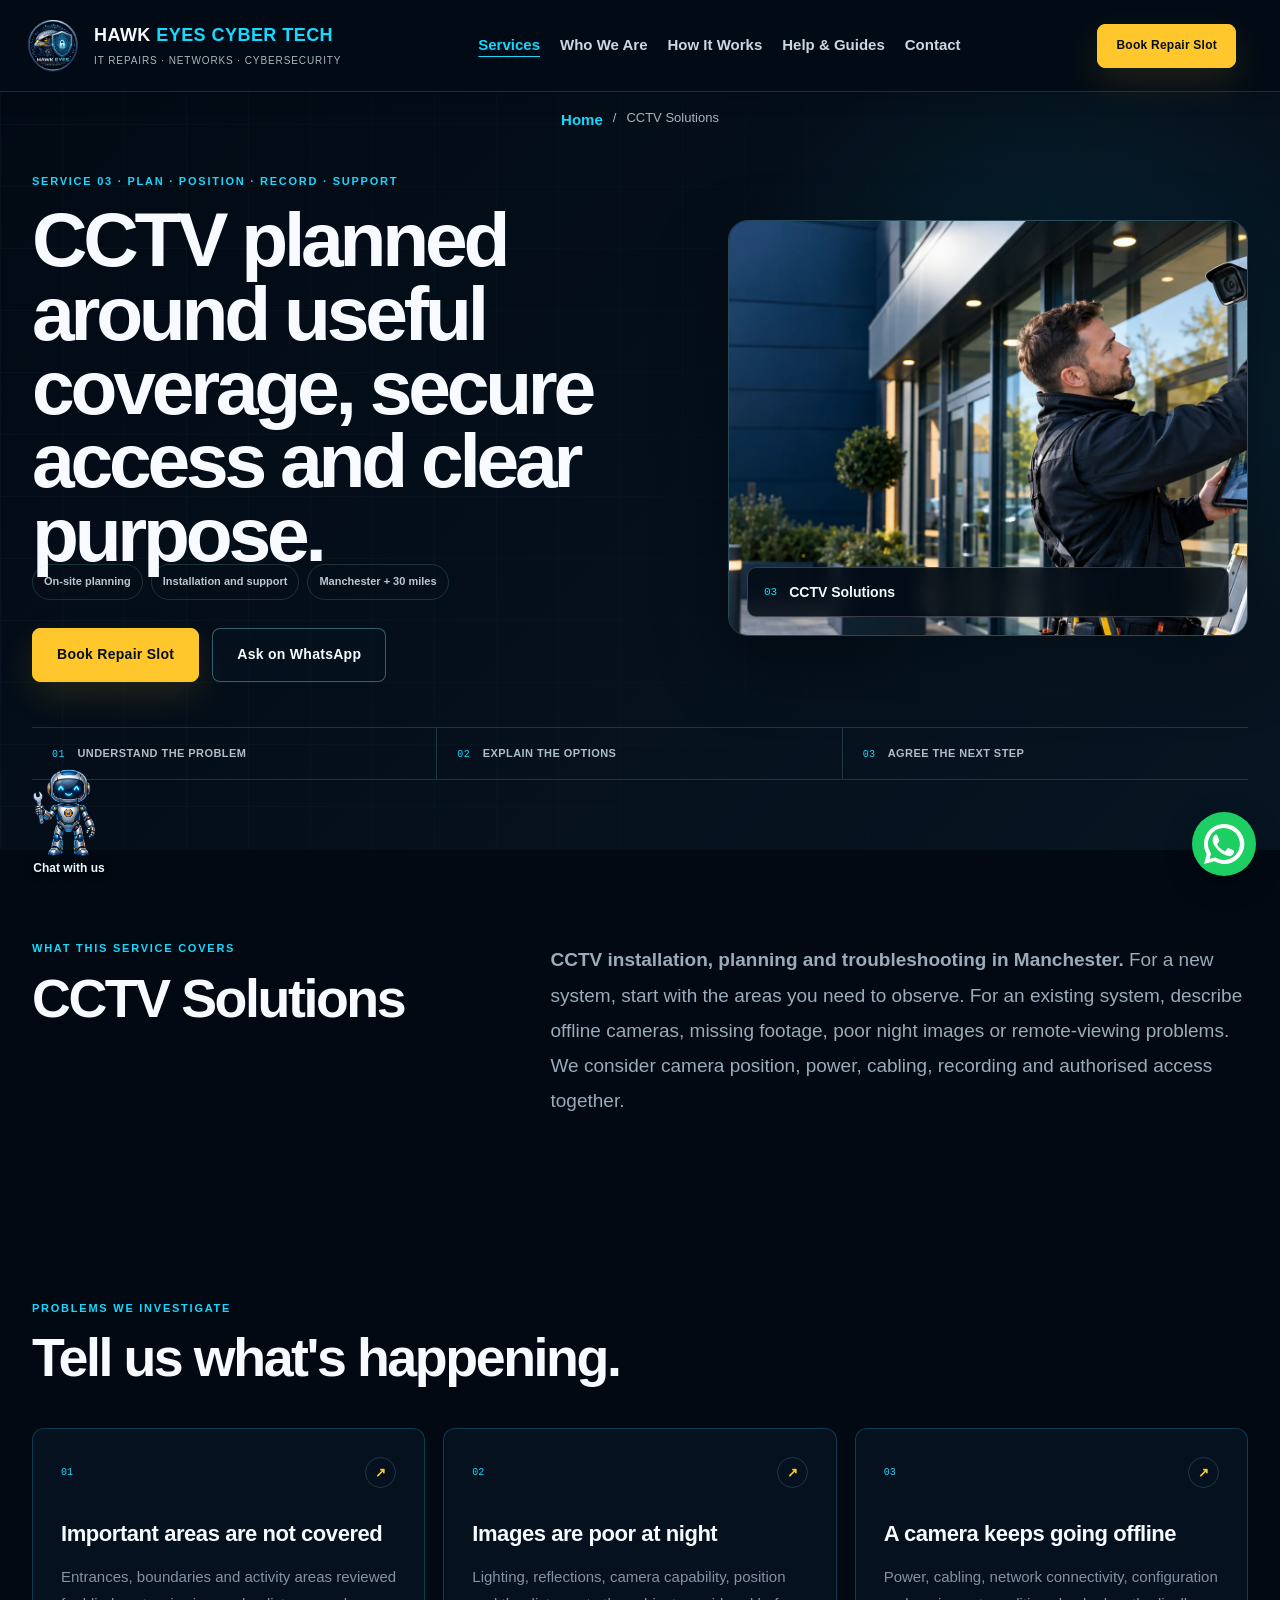
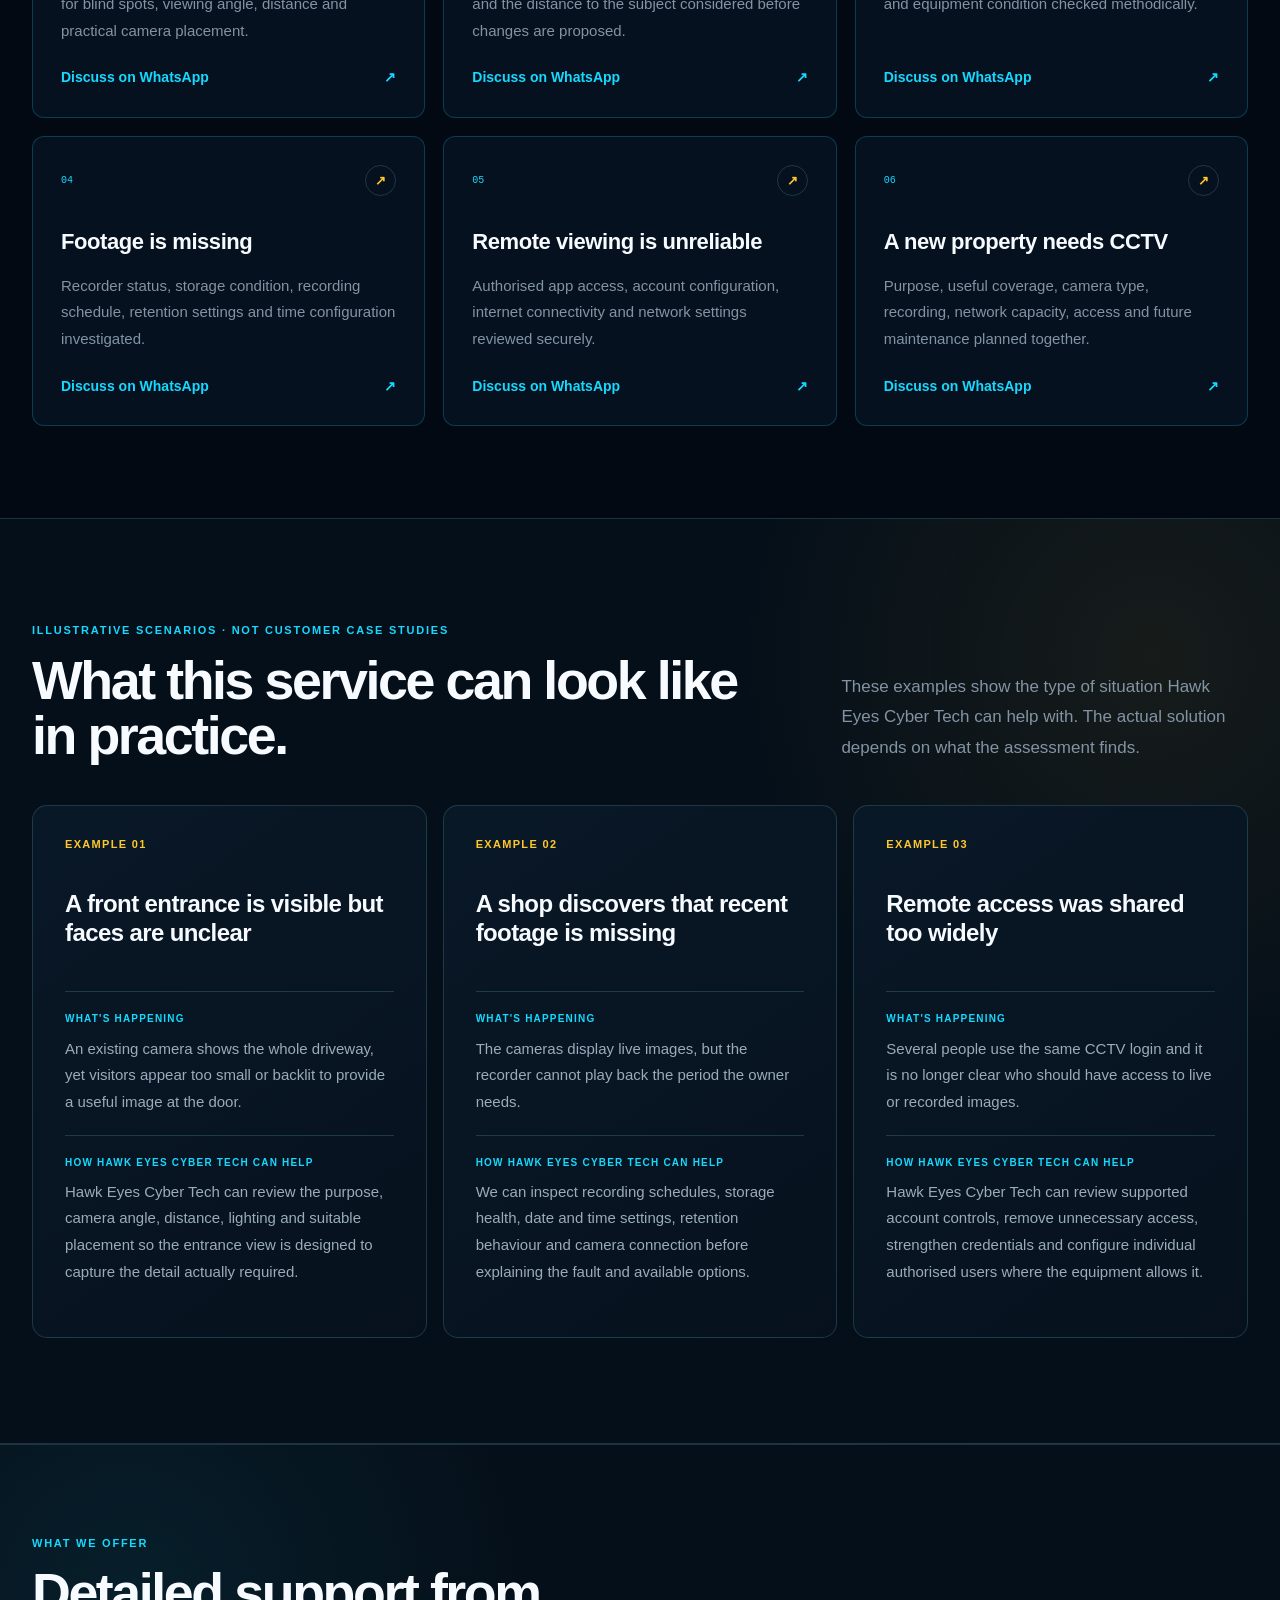
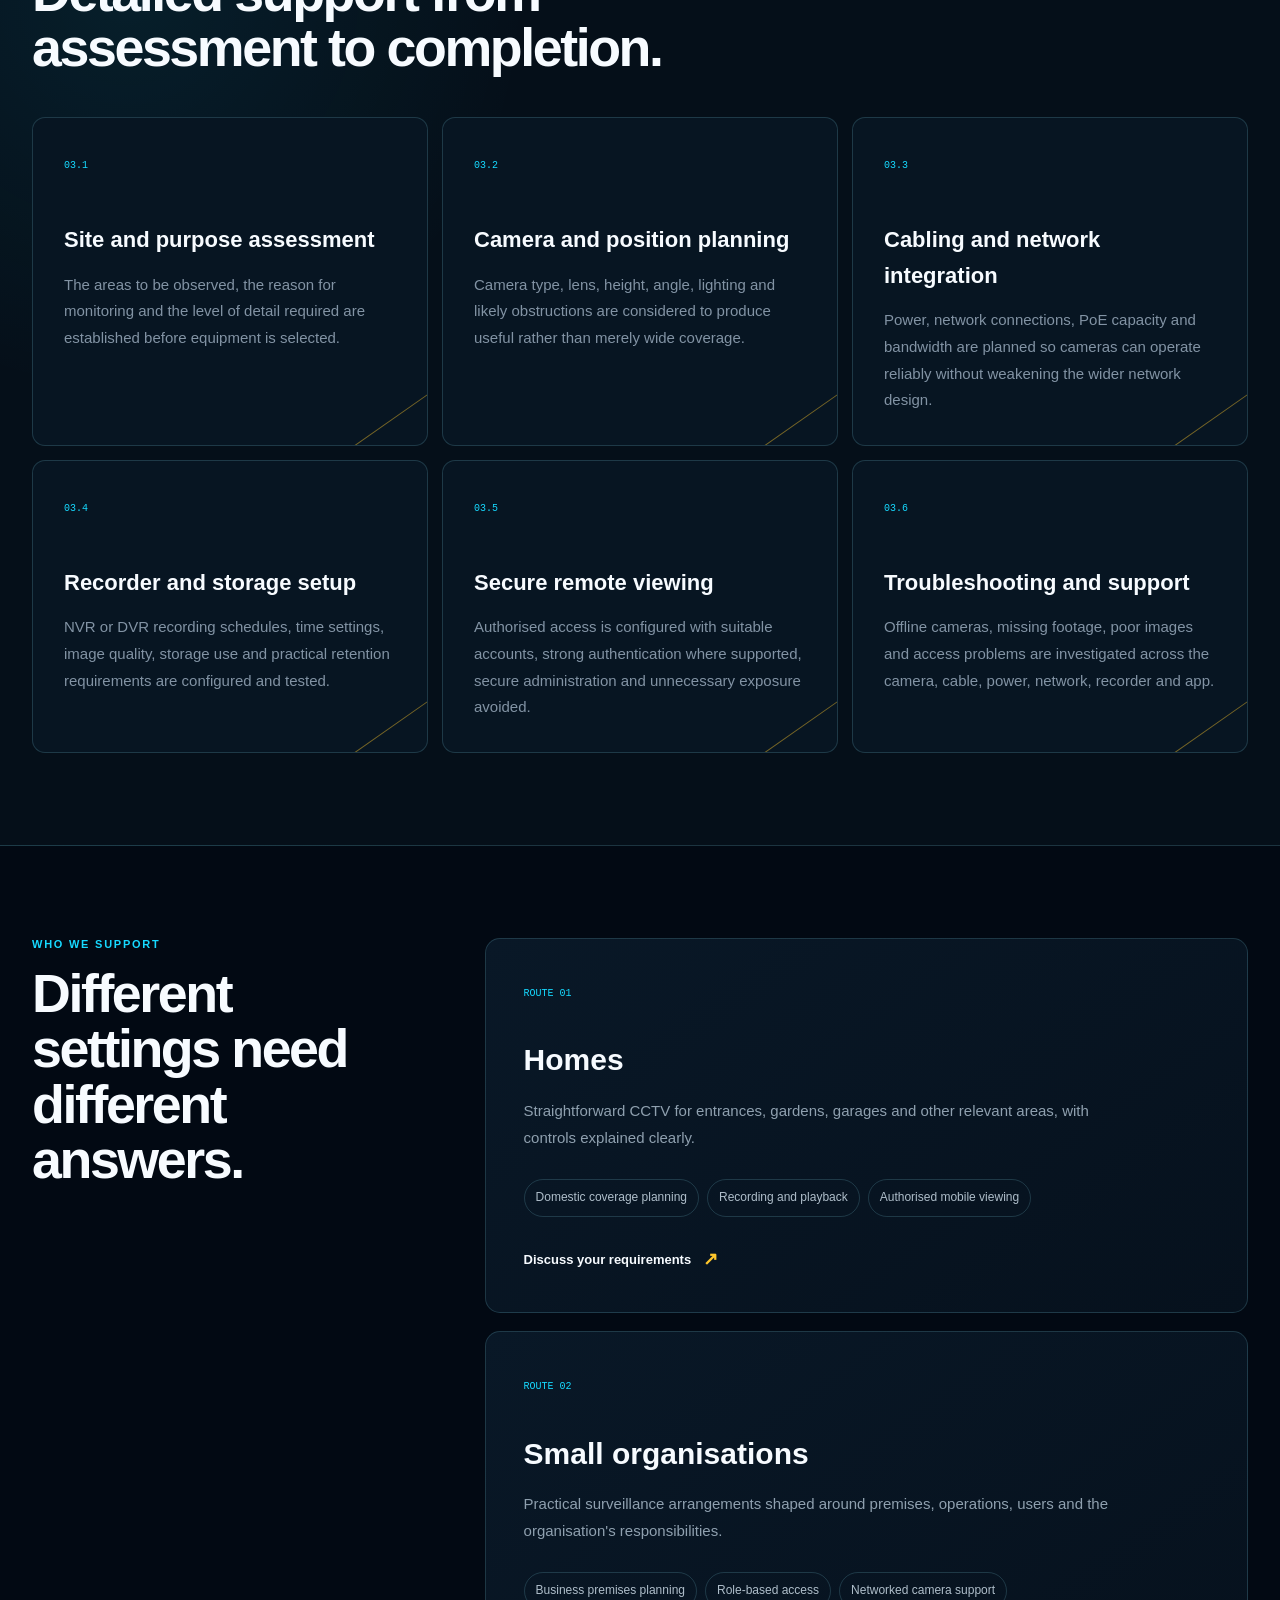
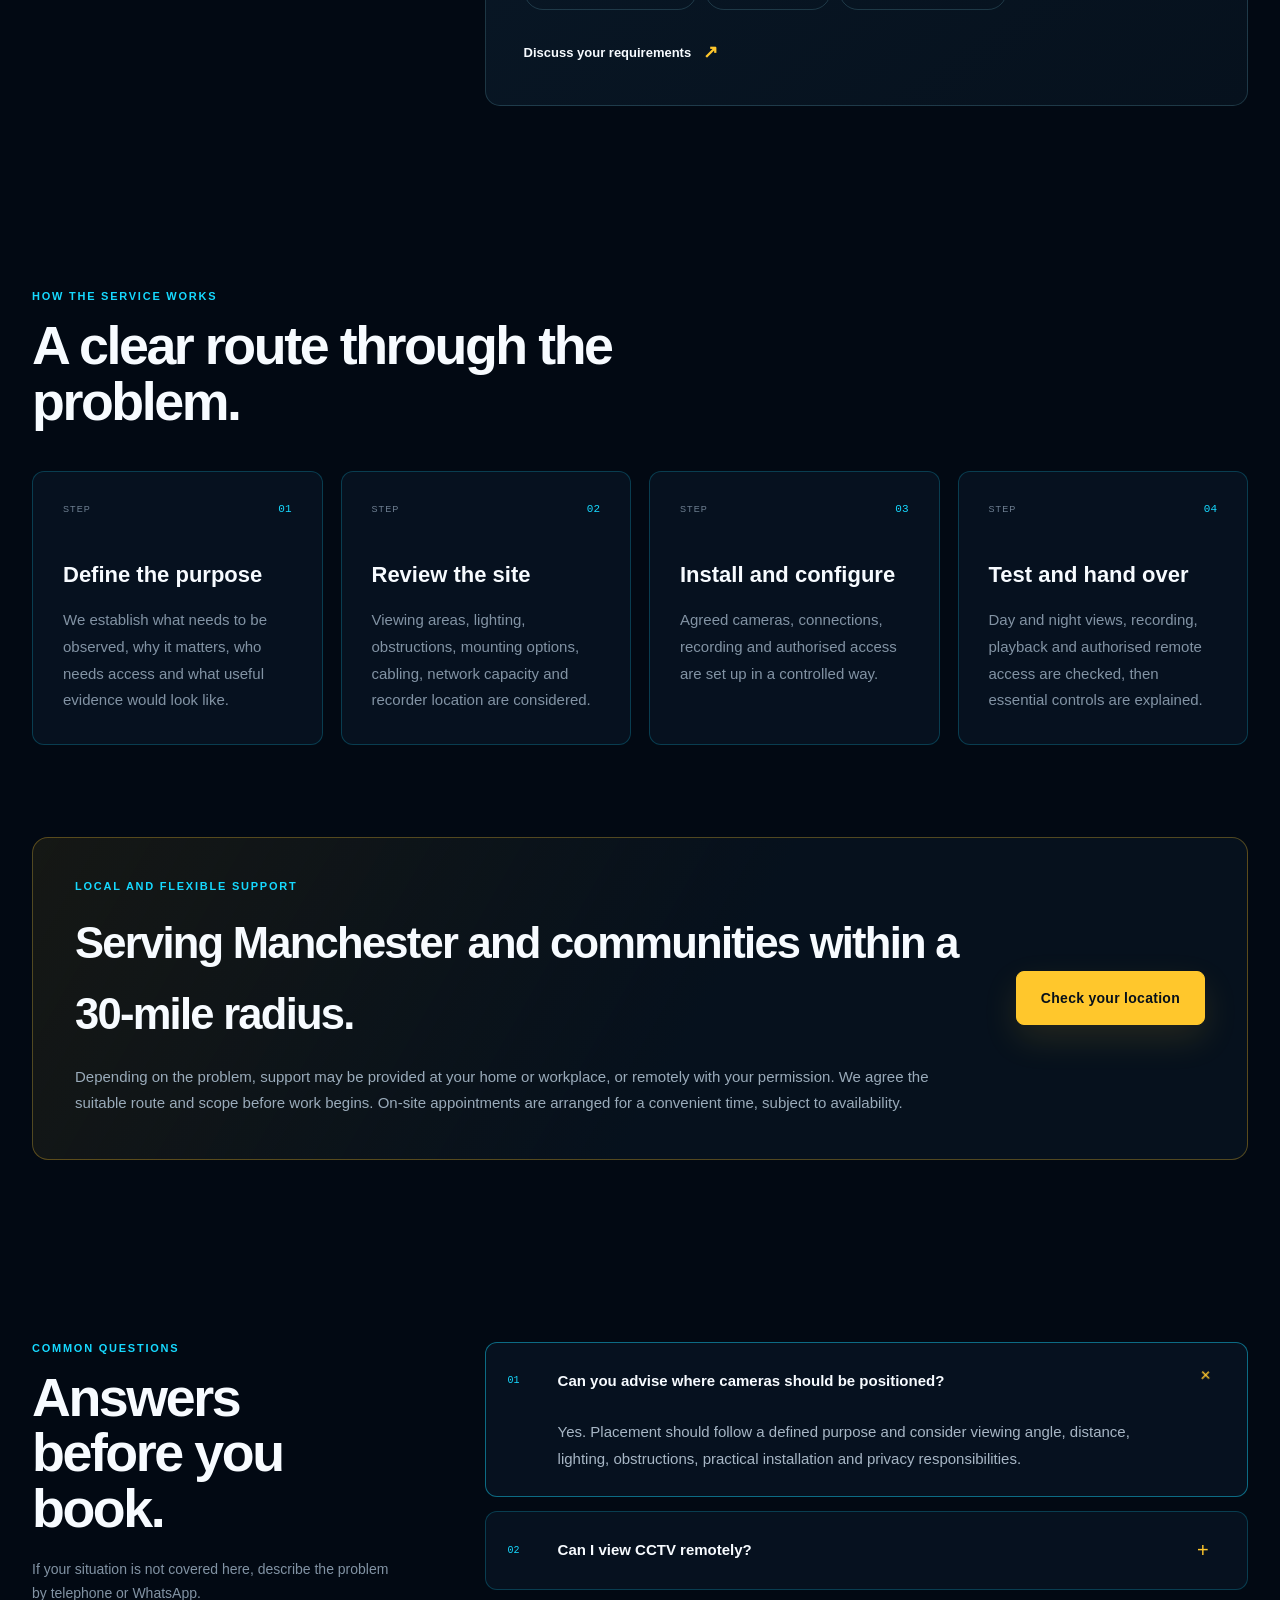
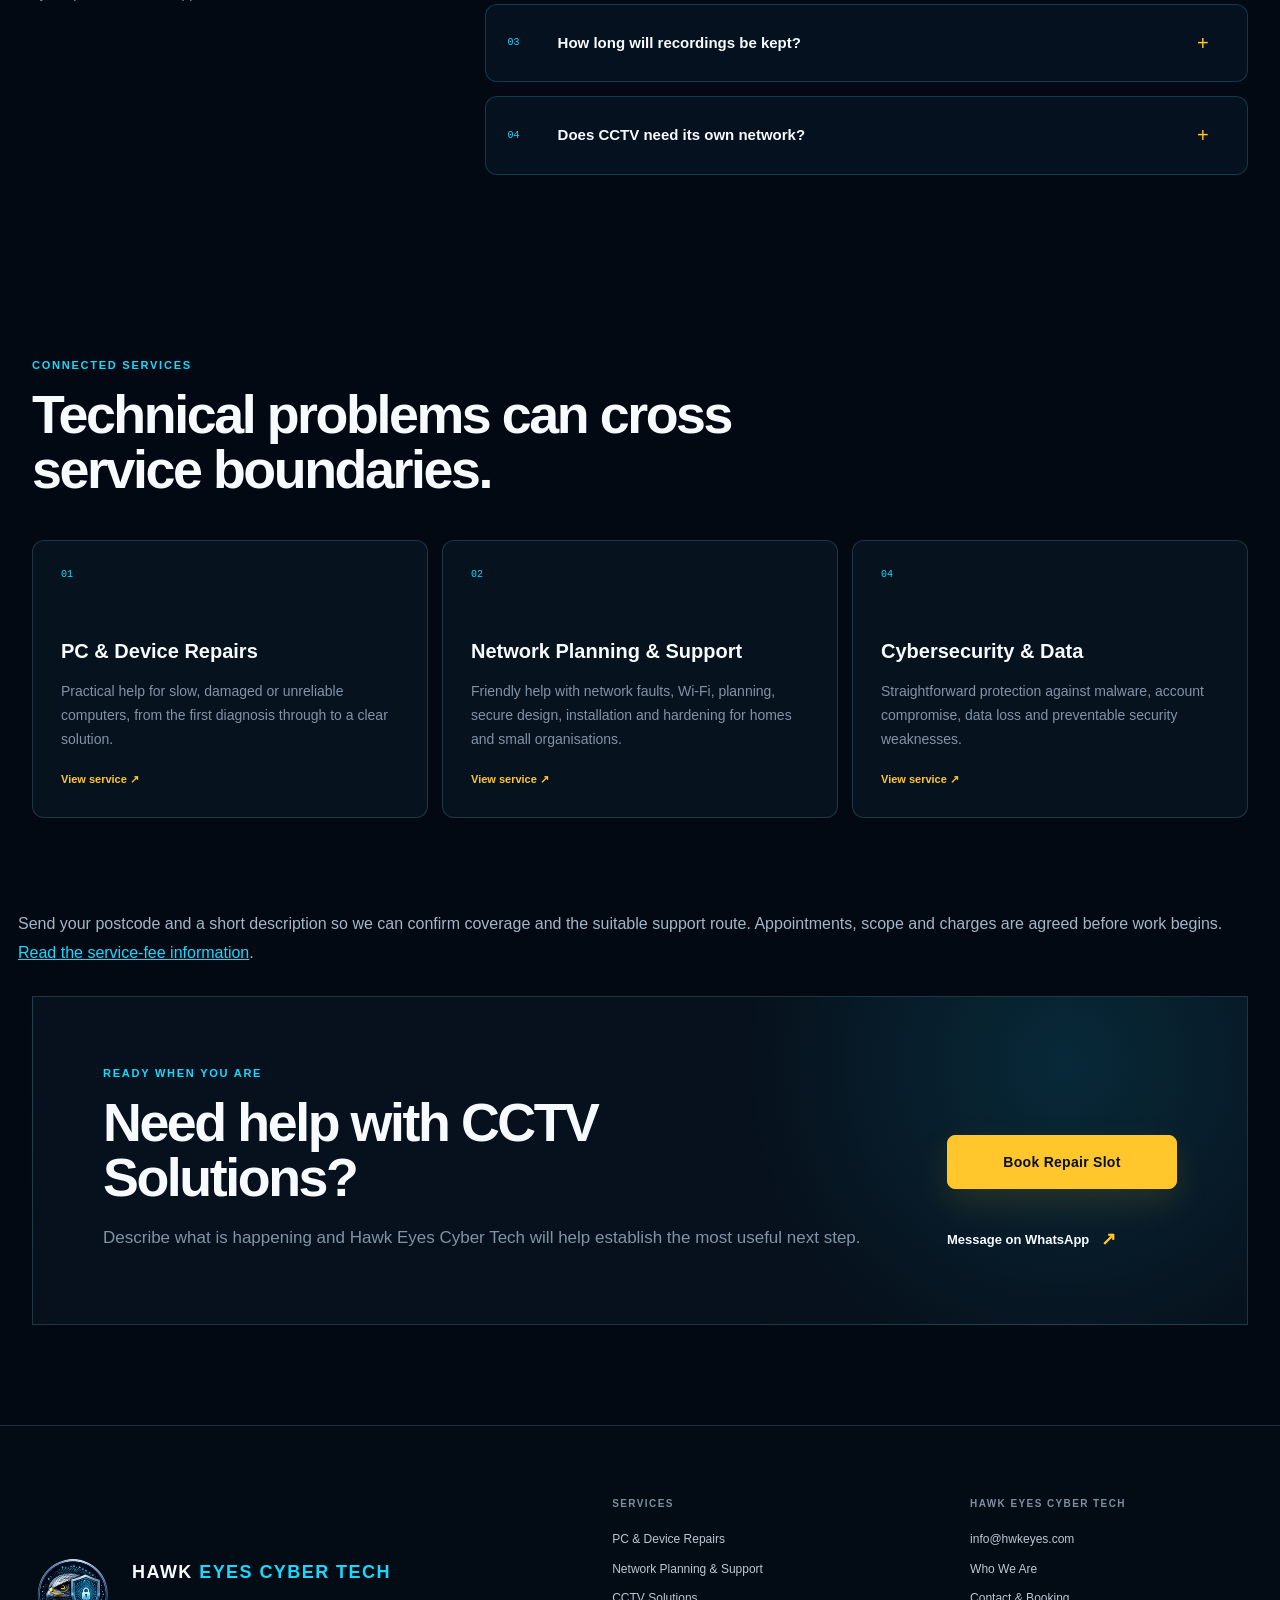
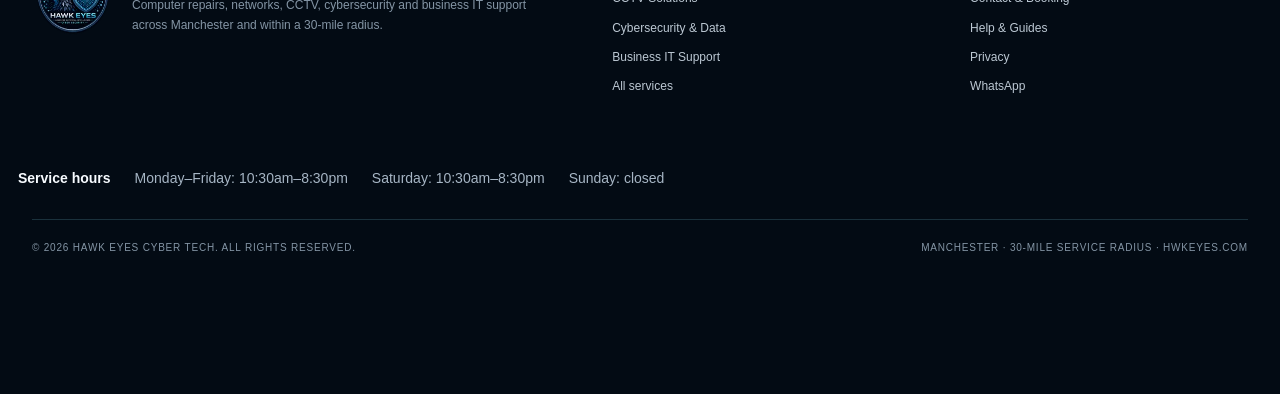
<file: cctv.html>
<!doctype html>
<html lang="en-GB">
<head>
  <meta charset="utf-8">
  <meta name="viewport" content="width=device-width,initial-scale=1">
  <title>CCTV Installation &amp; Repairs Manchester | Hawk Eyes Cyber Tech</title>
  <meta name="description" content="CCTV installation and repairs in Manchester. Camera positioning, missing recordings, offline cameras and secure remote viewing for homes and small businesses.">
  <meta name="robots" content="index,follow">
  <meta name="theme-color" content="#06111f">
  <link rel="canonical" href="https://hwkeyes.com/cctv.html">
  <link rel="icon" href="assets/favicon.svg" type="image/svg+xml">
  <link rel="stylesheet" href="assets/styles.css?v=1.6.1">
  <meta property="og:type" content="website">
  <meta property="og:site_name" content="Hawk Eyes Cyber Tech">
  <meta property="og:title" content="CCTV Installation &amp; Repairs Manchester | Hawk Eyes Cyber Tech">
  <meta property="og:description" content="CCTV installation and repairs in Manchester. Camera positioning, missing recordings, offline cameras and secure remote viewing for homes and small businesses.">
  <meta property="og:url" content="https://hwkeyes.com/cctv.html">
  <meta property="og:image" content="https://hwkeyes.com/assets/og.png">
  <meta name="twitter:card" content="summary_large_image">
  <meta name="twitter:title" content="CCTV Installation &amp; Repairs Manchester | Hawk Eyes Cyber Tech">
  <meta name="twitter:description" content="CCTV installation and repairs in Manchester. Camera positioning, missing recordings, offline cameras and secure remote viewing for homes and small businesses.">
  <meta name="twitter:image" content="https://hwkeyes.com/assets/og.png">
  <script type="application/ld+json">{"@context": "https://schema.org", "@graph": [{"@type": "Organization", "@id": "https://hwkeyes.com/#organization", "name": "Hawk Eyes Cyber Tech", "url": "https://hwkeyes.com/", "telephone": "+447706494349", "logo": "https://hwkeyes.com/assets/hawk-eyes-logo-small.webp", "areaServed": {"@type": "Place", "name": "Manchester and locations within an agreed 30-mile radius"}, "email": "info@hwkeyes.com"}, {"@type": "WebSite", "@id": "https://hwkeyes.com/#website", "url": "https://hwkeyes.com/", "name": "Hawk Eyes Cyber Tech", "publisher": {"@id": "https://hwkeyes.com/#organization"}}, {"@type": "WebPage", "@id": "https://hwkeyes.com/cctv.html#webpage", "url": "https://hwkeyes.com/cctv.html", "name": "CCTV Installation & Repairs Manchester | Hawk Eyes Cyber Tech", "description": "CCTV installation and repairs in Manchester. Camera positioning, missing recordings, offline cameras and secure remote viewing for homes and small businesses.", "inLanguage": "en-GB", "isPartOf": {"@id": "https://hwkeyes.com/#website"}, "about": {"@id": "https://hwkeyes.com/#organization"}}, {"@type": "BreadcrumbList", "@id": "https://hwkeyes.com/cctv.html#breadcrumbs", "itemListElement": [{"@type": "ListItem", "position": 1, "name": "Home", "item": "https://hwkeyes.com/"}, {"@type": "ListItem", "position": 2, "name": "CCTV Solutions", "item": "https://hwkeyes.com/cctv.html"}]}, {"@type": "Service", "@id": "https://hwkeyes.com/cctv.html#service", "name": "CCTV Solutions in Manchester", "serviceType": "CCTV Solutions", "url": "https://hwkeyes.com/cctv.html", "provider": {"@id": "https://hwkeyes.com/#organization"}, "areaServed": {"@type": "Place", "name": "Manchester and locations within an agreed 30-mile radius"}, "description": "CCTV installation and repairs in Manchester. Camera positioning, missing recordings, offline cameras and secure remote viewing for homes and small businesses."}]}</script>
<link rel="stylesheet" href="assets/hawk-adviser.css?v=1.6.1">
</head>
<body><a class="skip-link" href="#main-content">Skip to main content</a><header class="site-header" id="top">
  <a class="brand" href="index.html" aria-label="Hawk Eyes Cyber Tech home">
    <img src="assets/hawk-eyes-logo-small.webp" alt="" width="58" height="58" class="brand-mark" decoding="async">
    <span class="brand-copy"><strong>HAWK <span>EYES CYBER TECH</span></strong><small>IT Repairs · Networks · Cybersecurity</small></span>
  </a>
  <nav class="desktop-nav" aria-label="Main navigation">
    <a href="services.html" aria-current="page">Services</a><a href="about.html">Who We Are</a><a href="index.html#process">How It Works</a><a href="help-guides.html">Help &amp; Guides</a><a href="contact.html">Contact</a>
  </nav>
  <a class="header-call" href="tel:+447706494349"><span>Speak to us</span>07706 49 43 49</a>
  <a class="button button-small" href="https://calendar.app.google/uvvYfiRC657q7Sws6" target="_blank" rel="noopener">Book Repair Slot</a>
  <details class="mobile-menu"><summary aria-label="Open navigation">Menu</summary><div><a href="services.html" aria-current="page">Services</a><a href="about.html">Who We Are</a><a href="index.html#process">How It Works</a><a href="help-guides.html">Help &amp; Guides</a><a href="contact.html">Contact</a><a href="tel:+447706494349">Call 07706 49 43 49</a></div></details>
</header><main id="main-content" tabindex="-1"><nav class="breadcrumbs" aria-label="Breadcrumb"><a href="index.html">Home</a><span aria-hidden="true">/</span><span aria-current="page">CCTV Solutions</span></nav>
<section class="subhero blue"><div class="subhero-grid" aria-hidden="true"></div><div class="subhero-content"><div><span class="section-kicker">Service 03 · Plan · Position · Record · Support</span><h1>CCTV planned around useful coverage, secure access and clear purpose.</h1><div class="support-tags"><span>On-site planning</span><span>Installation and support</span><span>Manchester + 30 miles</span></div><div class="hero-actions"><a class="button" href="https://calendar.app.google/uvvYfiRC657q7Sws6" target="_blank" rel="noopener">Book Repair Slot</a><a class="button button-outline" href="https://wa.me/447706494349?text=Hello%20Hawk%20Eyes%20Cyber%20Tech%2C%20I%20would%20like%20help%20with%20CCTV%20Solutions." target="_blank" rel="noopener">Ask on WhatsApp</a></div></div><div class="service-hero-media"><img src="assets/service-cctv.webp" alt="A technician installing and aligning an outdoor CCTV camera" width="1600" height="1024" decoding="async"><div class="service-image-label"><span>03</span><strong>CCTV Solutions</strong></div></div></div><div class="subhero-stats"><span><b>01</b> Understand the problem</span><span><b>02</b> Explain the options</span><span><b>03</b> Agree the next step</span></div></section>
<section class="section service-intro"><div><span class="section-kicker">What this service covers</span><h2>CCTV Solutions</h2></div><p><strong>CCTV installation, planning and troubleshooting in Manchester.</strong> For a new system, start with the areas you need to observe. For an existing system, describe offline cameras, missing footage, poor night images or remote-viewing problems. We consider camera position, power, cabling, recording and authorised access together.</p></section>
<section class="section issue-section"><div class="section-heading"><div><span class="section-kicker">Problems we investigate</span><h2>Tell us what&apos;s happening.</h2></div></div><div class="issue-grid"><article><div><span>01</span><b aria-hidden="true">↗</b></div><h3>Important areas are not covered</h3><p>Entrances, boundaries and activity areas reviewed for blind spots, viewing angle, distance and practical camera placement.</p><a class="issue-action" href="https://wa.me/447706494349?text=Hello%20Hawk%20Eyes%20Cyber%20Tech%2C%20I%20would%20like%20help%20with%3A%20Important%20areas%20are%20not%20covered." target="_blank" rel="noopener" aria-label="Important areas are not covered: discuss on WhatsApp (opens in a new tab)">Discuss on WhatsApp <span aria-hidden="true">↗</span></a></article><article><div><span>02</span><b aria-hidden="true">↗</b></div><h3>Images are poor at night</h3><p>Lighting, reflections, camera capability, position and the distance to the subject considered before changes are proposed.</p><a class="issue-action" href="https://wa.me/447706494349?text=Hello%20Hawk%20Eyes%20Cyber%20Tech%2C%20I%20would%20like%20help%20with%3A%20Images%20are%20poor%20at%20night." target="_blank" rel="noopener" aria-label="Images are poor at night: discuss on WhatsApp (opens in a new tab)">Discuss on WhatsApp <span aria-hidden="true">↗</span></a></article><article><div><span>03</span><b aria-hidden="true">↗</b></div><h3>A camera keeps going offline</h3><p>Power, cabling, network connectivity, configuration and equipment condition checked methodically.</p><a class="issue-action" href="https://wa.me/447706494349?text=Hello%20Hawk%20Eyes%20Cyber%20Tech%2C%20I%20would%20like%20help%20with%3A%20A%20camera%20keeps%20going%20offline." target="_blank" rel="noopener" aria-label="A camera keeps going offline: discuss on WhatsApp (opens in a new tab)">Discuss on WhatsApp <span aria-hidden="true">↗</span></a></article><article><div><span>04</span><b aria-hidden="true">↗</b></div><h3>Footage is missing</h3><p>Recorder status, storage condition, recording schedule, retention settings and time configuration investigated.</p><a class="issue-action" href="https://wa.me/447706494349?text=Hello%20Hawk%20Eyes%20Cyber%20Tech%2C%20I%20would%20like%20help%20with%3A%20Footage%20is%20missing." target="_blank" rel="noopener" aria-label="Footage is missing: discuss on WhatsApp (opens in a new tab)">Discuss on WhatsApp <span aria-hidden="true">↗</span></a></article><article><div><span>05</span><b aria-hidden="true">↗</b></div><h3>Remote viewing is unreliable</h3><p>Authorised app access, account configuration, internet connectivity and network settings reviewed securely.</p><a class="issue-action" href="https://wa.me/447706494349?text=Hello%20Hawk%20Eyes%20Cyber%20Tech%2C%20I%20would%20like%20help%20with%3A%20Remote%20viewing%20is%20unreliable." target="_blank" rel="noopener" aria-label="Remote viewing is unreliable: discuss on WhatsApp (opens in a new tab)">Discuss on WhatsApp <span aria-hidden="true">↗</span></a></article><article><div><span>06</span><b aria-hidden="true">↗</b></div><h3>A new property needs CCTV</h3><p>Purpose, useful coverage, camera type, recording, network capacity, access and future maintenance planned together.</p><a class="issue-action" href="https://wa.me/447706494349?text=Hello%20Hawk%20Eyes%20Cyber%20Tech%2C%20I%20would%20like%20help%20with%3A%20A%20new%20property%20needs%20CCTV." target="_blank" rel="noopener" aria-label="A new property needs CCTV: discuss on WhatsApp (opens in a new tab)">Discuss on WhatsApp <span aria-hidden="true">↗</span></a></article></div></section>
<section class="example-section"><div class="section example-inner"><div class="section-heading"><div><span class="section-kicker">Illustrative scenarios · not customer case studies</span><h2>What this service can look like in practice.</h2></div><p>These examples show the type of situation Hawk Eyes Cyber Tech can help with. The actual solution depends on what the assessment finds.</p></div><div class="example-grid"><article><div class="example-number">Example 01</div><h3>A front entrance is visible but faces are unclear</h3><div><span>What&apos;s happening</span><p>An existing camera shows the whole driveway, yet visitors appear too small or backlit to provide a useful image at the door.</p></div><div><span>How Hawk Eyes Cyber Tech can help</span><p>Hawk Eyes Cyber Tech can review the purpose, camera angle, distance, lighting and suitable placement so the entrance view is designed to capture the detail actually required.</p></div></article><article><div class="example-number">Example 02</div><h3>A shop discovers that recent footage is missing</h3><div><span>What&apos;s happening</span><p>The cameras display live images, but the recorder cannot play back the period the owner needs.</p></div><div><span>How Hawk Eyes Cyber Tech can help</span><p>We can inspect recording schedules, storage health, date and time settings, retention behaviour and camera connection before explaining the fault and available options.</p></div></article><article><div class="example-number">Example 03</div><h3>Remote access was shared too widely</h3><div><span>What&apos;s happening</span><p>Several people use the same CCTV login and it is no longer clear who should have access to live or recorded images.</p></div><div><span>How Hawk Eyes Cyber Tech can help</span><p>Hawk Eyes Cyber Tech can review supported account controls, remove unnecessary access, strengthen credentials and configure individual authorised users where the equipment allows it.</p></div></article></div></div></section>
<section class="capability-section"><div class="section capability-inner"><div class="section-heading"><div><span class="section-kicker">What we offer</span><h2>Detailed support from assessment to completion.</h2></div></div><div class="capability-grid"><article><span>03.1</span><h3>Site and purpose assessment</h3><p>The areas to be observed, the reason for monitoring and the level of detail required are established before equipment is selected.</p><div class="capability-line"></div></article><article><span>03.2</span><h3>Camera and position planning</h3><p>Camera type, lens, height, angle, lighting and likely obstructions are considered to produce useful rather than merely wide coverage.</p><div class="capability-line"></div></article><article><span>03.3</span><h3>Cabling and network integration</h3><p>Power, network connections, PoE capacity and bandwidth are planned so cameras can operate reliably without weakening the wider network design.</p><div class="capability-line"></div></article><article><span>03.4</span><h3>Recorder and storage setup</h3><p>NVR or DVR recording schedules, time settings, image quality, storage use and practical retention requirements are configured and tested.</p><div class="capability-line"></div></article><article><span>03.5</span><h3>Secure remote viewing</h3><p>Authorised access is configured with suitable accounts, strong authentication where supported, secure administration and unnecessary exposure avoided.</p><div class="capability-line"></div></article><article><span>03.6</span><h3>Troubleshooting and support</h3><p>Offline cameras, missing footage, poor images and access problems are investigated across the camera, cable, power, network, recorder and app.</p><div class="capability-line"></div></article></div></div></section>
<section class="section audience-section"><div class="audience-intro"><span class="section-kicker">Who we support</span><h2>Different settings need different answers.</h2></div><div class="audience-cards"><article><span class="audience-label">Route 01</span><h3>Homes</h3><p>Straightforward CCTV for entrances, gardens, garages and other relevant areas, with controls explained clearly.</p><ul><li>Domestic coverage planning</li><li>Recording and playback</li><li>Authorised mobile viewing</li></ul><a class="text-link" href="contact.html#book">Discuss your requirements <span>↗</span></a></article><article><span class="audience-label">Route 02</span><h3>Small organisations</h3><p>Practical surveillance arrangements shaped around premises, operations, users and the organisation's responsibilities.</p><ul><li>Business premises planning</li><li>Role-based access</li><li>Networked camera support</li></ul><a class="text-link" href="contact.html#book">Discuss your requirements <span>↗</span></a></article></div></section>
<section class="section service-process"><div class="section-heading"><div><span class="section-kicker">How the service works</span><h2>A clear route through the problem.</h2></div></div><div class="service-process-grid"><article><div><span>Step</span><b>01</b></div><h3>Define the purpose</h3><p>We establish what needs to be observed, why it matters, who needs access and what useful evidence would look like.</p></article><article><div><span>Step</span><b>02</b></div><h3>Review the site</h3><p>Viewing areas, lighting, obstructions, mounting options, cabling, network capacity and recorder location are considered.</p></article><article><div><span>Step</span><b>03</b></div><h3>Install and configure</h3><p>Agreed cameras, connections, recording and authorised access are set up in a controlled way.</p></article><article><div><span>Step</span><b>04</b></div><h3>Test and hand over</h3><p>Day and night views, recording, playback and authorised remote access are checked, then essential controls are explained.</p></article></div></section>

<section class="local-service-note"><div><span class="section-kicker">Local and flexible support</span><h2>Serving Manchester and communities within a 30-mile radius.</h2><p>Depending on the problem, support may be provided at your home or workplace, or remotely with your permission. We agree the suitable route and scope before work begins. On-site appointments are arranged for a convenient time, subject to availability.</p></div><a class="button" href="contact.html">Check your location</a></section>
<section class="section faq-section"><div class="faq-intro"><span class="section-kicker">Common questions</span><h2>Answers before you book.</h2><p>If your situation is not covered here, describe the problem by telephone or WhatsApp.</p></div><div class="faq-list"><details open><summary><span>01</span>Can you advise where cameras should be positioned?<b>+</b></summary><p>Yes. Placement should follow a defined purpose and consider viewing angle, distance, lighting, obstructions, practical installation and privacy responsibilities.</p></details><details><summary><span>02</span>Can I view CCTV remotely?<b>+</b></summary><p>Many current systems support authorised remote viewing. The available options depend on the equipment, internet connection, account controls and security requirements. Remote access should be configured without exposing the system unnecessarily.</p></details><details><summary><span>03</span>How long will recordings be kept?<b>+</b></summary><p>Retention depends on the number of cameras, recording mode, image quality, storage capacity and the customer's legitimate requirement. It should be planned and tested rather than assumed.</p></details><details><summary><span>04</span>Does CCTV need its own network?<b>+</b></summary><p>Not always, but cameras should not simply be added to a business network without thought. Depending on the scale and risk, a separate network segment, controlled access and suitable bandwidth or PoE capacity may be appropriate.</p></details></div></section>
<section class="section related-services"><div class="section-heading"><div><span class="section-kicker">Connected services</span><h2>Technical problems can cross service boundaries.</h2></div></div><div class="related-grid"><a href="repairs.html"><span>01</span><h3>PC &amp; Device Repairs</h3><p>Practical help for slow, damaged or unreliable computers, from the first diagnosis through to a clear solution.</p><strong>View service ↗</strong></a><a href="networks.html"><span>02</span><h3>Network Planning &amp; Support</h3><p>Friendly help with network faults, Wi-Fi, planning, secure design, installation and hardening for homes and small organisations.</p><strong>View service ↗</strong></a><a href="cybersecurity-data.html"><span>04</span><h3>Cybersecurity &amp; Data</h3><p>Straightforward protection against malware, account compromise, data loss and preventable security weaknesses.</p><strong>View service ↗</strong></a></div></section>
<p class="service-enquiry-note">Send your postcode and a short description so we can confirm coverage and the suitable support route. Appointments, scope and charges are agreed before work begins. <a href="index.html#pricing">Read the service-fee information</a>.</p><section class="cta-band"><div><span class="section-kicker">Ready when you are</span><h2>Need help with CCTV Solutions?</h2><p>Describe what is happening and Hawk Eyes Cyber Tech will help establish the most useful next step.</p></div><div class="cta-actions"><a class="button" href="https://calendar.app.google/uvvYfiRC657q7Sws6" target="_blank" rel="noopener">Book Repair Slot</a><a class="text-link" href="https://wa.me/447706494349?text=Hello%20Hawk%20Eyes%20Cyber%20Tech%2C%20I%20would%20like%20help%20with%20CCTV%20Solutions." target="_blank" rel="noopener">Message on WhatsApp <span>↗</span></a></div></section>
</main><footer class="site-footer" id="contact">
  <div class="footer-main">
    <div class="footer-brand"><img src="assets/hawk-eyes-logo-small.webp" alt="Hawk Eyes Cyber Tech" width="82" height="82" decoding="async"><div><strong>HAWK <span>EYES CYBER TECH</span></strong><p>Computer repairs, networks, CCTV, cybersecurity and business IT support across Manchester and within a 30-mile radius.</p></div></div>
    <div><h3>Services</h3><a href="repairs.html">PC &amp; Device Repairs</a><a href="networks.html">Network Planning &amp; Support</a><a href="cctv.html">CCTV Solutions</a><a href="cybersecurity-data.html">Cybersecurity &amp; Data</a><a href="business-it.html">Business IT Support</a><a href="services.html">All services</a></div>
    <div><h3>Hawk Eyes Cyber Tech</h3><a href="mailto:info@hwkeyes.com">info@hwkeyes.com</a><a href="about.html">Who We Are</a><a href="contact.html">Contact &amp; Booking</a><a href="help-guides.html">Help &amp; Guides</a><a href="privacy.html">Privacy</a><a href="https://wa.me/447706494349?text=Hello%20Hawk%20Eyes%20Cyber%20Tech%2C%20I%20need%20help%20with%20a%20computer%20or%20IT%20service." target="_blank" rel="noopener">WhatsApp</a></div>
  </div>
  <div class="service-hours"><strong>Service hours</strong><span>Monday–Friday: 10:30am–8:30pm</span><span>Saturday: 10:30am–8:30pm</span><span>Sunday: closed</span></div><div class="footer-bottom"><span>© <span data-year></span> Hawk Eyes Cyber Tech. All rights reserved.</span><span>Manchester · 30-mile service radius · hwkeyes.com</span></div>
</footer>
<a class="whatsapp-float" href="https://wa.me/447706494349?text=Hello%20Hawk%20Eyes%20Cyber%20Tech%2C%20I%20need%20help%20with%20a%20computer%20or%20IT%20service." target="_blank" rel="noopener" aria-label="Chat with Hawk Eyes Cyber Tech on WhatsApp"><img src="assets/whatsapp.svg" width="64" height="64" alt="" aria-hidden="true"></a>
<script src="assets/site.js" defer></script><script src="assets/hawk-adviser-engine.js?v=1.6.1" defer></script>
<script src="assets/adviser/knowledge-base.js?v=1.6.1" defer></script>
<script src="assets/hawk-adviser.js?v=1.6.1" defer></script>
</body></html>
</file>
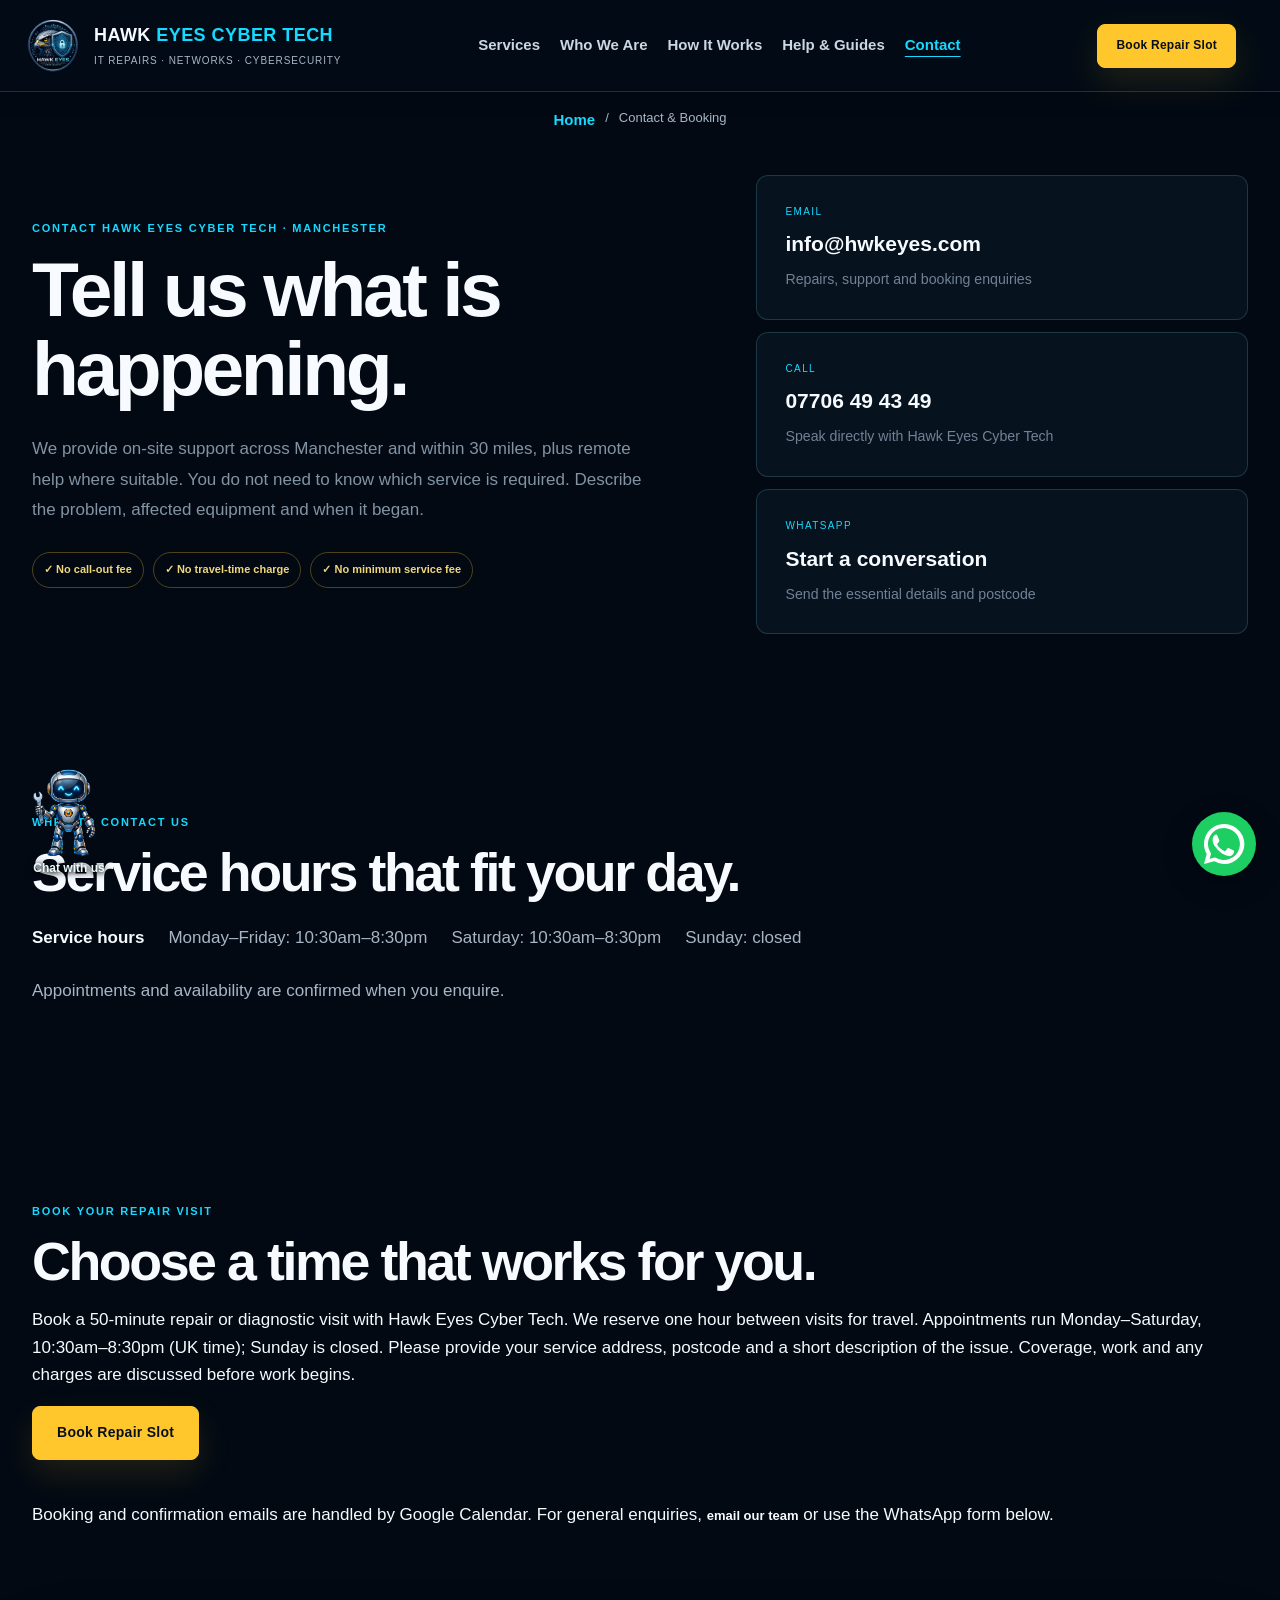
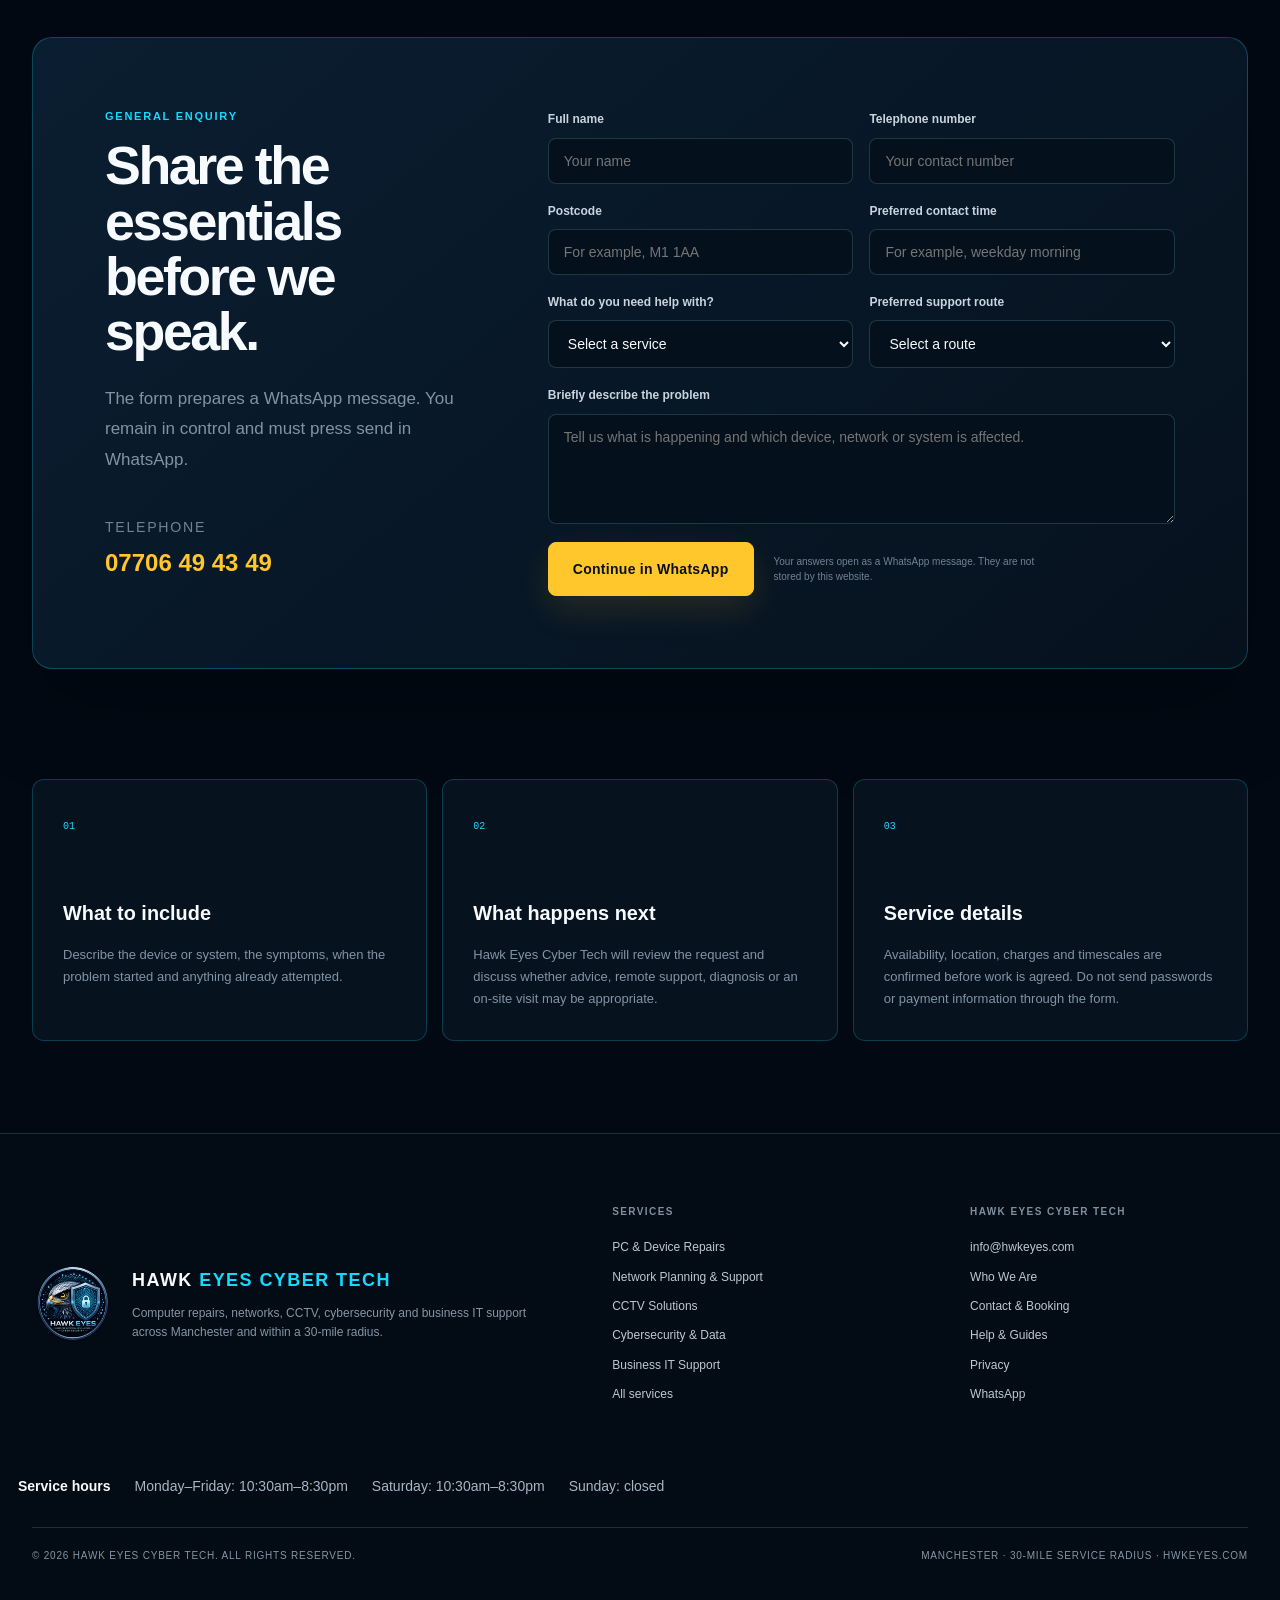
<file: contact.html>
<!doctype html>
<html lang="en-GB">
<head>
  <meta charset="utf-8">
  <meta name="viewport" content="width=device-width,initial-scale=1">
  <title>Contact IT Support Manchester | Hawk Eyes Cyber Tech</title>
  <meta name="description" content="Call 07706 49 43 49 or request support on WhatsApp. Manchester computer repairs, CCTV, Wi-Fi and business IT enquiries, with postcode coverage checks.">
  <meta name="robots" content="index,follow">
  <meta name="theme-color" content="#06111f">
  <link rel="canonical" href="https://hwkeyes.com/contact.html">
  <link rel="icon" href="assets/favicon.svg" type="image/svg+xml">
  <link rel="stylesheet" href="assets/styles.css?v=1.6.1">
  <meta property="og:type" content="website">
  <meta property="og:site_name" content="Hawk Eyes Cyber Tech">
  <meta property="og:title" content="Contact IT Support Manchester | Hawk Eyes Cyber Tech">
  <meta property="og:description" content="Call 07706 49 43 49 or request support on WhatsApp. Manchester computer repairs, CCTV, Wi-Fi and business IT enquiries, with postcode coverage checks.">
  <meta property="og:url" content="https://hwkeyes.com/contact.html">
  <meta property="og:image" content="https://hwkeyes.com/assets/og.png">
  <meta name="twitter:card" content="summary_large_image">
  <meta name="twitter:title" content="Contact IT Support Manchester | Hawk Eyes Cyber Tech">
  <meta name="twitter:description" content="Call 07706 49 43 49 or request support on WhatsApp. Manchester computer repairs, CCTV, Wi-Fi and business IT enquiries, with postcode coverage checks.">
  <meta name="twitter:image" content="https://hwkeyes.com/assets/og.png">
  <script type="application/ld+json">{"@context": "https://schema.org", "@graph": [{"@type": "Organization", "@id": "https://hwkeyes.com/#organization", "name": "Hawk Eyes Cyber Tech", "url": "https://hwkeyes.com/", "telephone": "+447706494349", "logo": "https://hwkeyes.com/assets/hawk-eyes-logo-small.webp", "areaServed": {"@type": "Place", "name": "Manchester and locations within an agreed 30-mile radius"}, "email": "info@hwkeyes.com"}, {"@type": "WebSite", "@id": "https://hwkeyes.com/#website", "url": "https://hwkeyes.com/", "name": "Hawk Eyes Cyber Tech", "publisher": {"@id": "https://hwkeyes.com/#organization"}}, {"@type": "WebPage", "@id": "https://hwkeyes.com/contact.html#webpage", "url": "https://hwkeyes.com/contact.html", "name": "Contact IT Support Manchester | Hawk Eyes Cyber Tech", "description": "Call 07706 49 43 49 or request support on WhatsApp. Manchester computer repairs, CCTV, Wi-Fi and business IT enquiries, with postcode coverage checks.", "inLanguage": "en-GB", "isPartOf": {"@id": "https://hwkeyes.com/#website"}, "about": {"@id": "https://hwkeyes.com/#organization"}}, {"@type": "BreadcrumbList", "@id": "https://hwkeyes.com/contact.html#breadcrumbs", "itemListElement": [{"@type": "ListItem", "position": 1, "name": "Home", "item": "https://hwkeyes.com/"}, {"@type": "ListItem", "position": 2, "name": "Contact & Booking", "item": "https://hwkeyes.com/contact.html"}]}]}</script>
<link rel="stylesheet" href="assets/hawk-adviser.css?v=1.6.1">
</head><body><a class="skip-link" href="#main-content">Skip to main content</a><header class="site-header" id="top">
  <a class="brand" href="index.html" aria-label="Hawk Eyes Cyber Tech home">
    <img src="assets/hawk-eyes-logo-small.webp" alt="" width="58" height="58" class="brand-mark" decoding="async">
    <span class="brand-copy"><strong>HAWK <span>EYES CYBER TECH</span></strong><small>IT Repairs · Networks · Cybersecurity</small></span>
  </a>
  <nav class="desktop-nav" aria-label="Main navigation">
    <a href="services.html">Services</a><a href="about.html">Who We Are</a><a href="index.html#process">How It Works</a><a href="help-guides.html">Help &amp; Guides</a><a href="contact.html" aria-current="page">Contact</a>
  </nav>
  <a class="header-call" href="tel:+447706494349"><span>Speak to us</span>07706 49 43 49</a>
  <a class="button button-small" href="https://calendar.app.google/uvvYfiRC657q7Sws6" target="_blank" rel="noopener">Book Repair Slot</a>
  <details class="mobile-menu"><summary aria-label="Open navigation">Menu</summary><div><a href="services.html">Services</a><a href="about.html">Who We Are</a><a href="index.html#process">How It Works</a><a href="help-guides.html">Help &amp; Guides</a><a href="contact.html" aria-current="page">Contact</a><a href="tel:+447706494349">Call 07706 49 43 49</a></div></details>
</header><main id="main-content" tabindex="-1"><nav class="breadcrumbs" aria-label="Breadcrumb"><a href="index.html">Home</a><span aria-hidden="true">/</span><span aria-current="page">Contact &amp; Booking</span></nav>
<section class="contact-hero"><div><span class="section-kicker">Contact Hawk Eyes Cyber Tech · Manchester</span><h1>Tell us what is happening.</h1><p>We provide on-site support across Manchester and within 30 miles, plus remote help where suitable. You do not need to know which service is required. Describe the problem, affected equipment and when it began.</p><div class="contact-assurances"><span>✓ No call-out fee</span><span>✓ No travel-time charge</span><span>✓ No minimum service fee</span></div></div><div class="contact-options"><a href="mailto:info@hwkeyes.com"><span>Email</span><strong>info@hwkeyes.com</strong><small>Repairs, support and booking enquiries</small></a><a href="tel:+447706494349"><span>Call</span><strong>07706 49 43 49</strong><small>Speak directly with Hawk Eyes Cyber Tech</small></a><a href="https://wa.me/447706494349?text=Hello%20Hawk%20Eyes%20Cyber%20Tech%2C%20I%20need%20help%20with%20an%20IT%20problem.%20My%20postcode%20is%3A%20" target="_blank" rel="noopener"><span>WhatsApp</span><strong>Start a conversation</strong><small>Send the essential details and postcode</small></a></div></section>
<section class="section contact-hours"><span class="section-kicker">When to contact us</span><h2>Service hours that fit your day.</h2><div class="service-hours"><strong>Service hours</strong><span>Monday–Friday: 10:30am–8:30pm</span><span>Saturday: 10:30am–8:30pm</span><span>Sunday: closed</span></div><p>Appointments and availability are confirmed when you enquire.</p></section><section class="section repair-booking"><span class="section-kicker">Book your repair visit</span><h2>Choose a time that works for you.</h2><p>Book a 50-minute repair or diagnostic visit with Hawk Eyes Cyber Tech. We reserve one hour between visits for travel. Appointments run Monday–Saturday, 10:30am–8:30pm (UK time); Sunday is closed. Please provide your service address, postcode and a short description of the issue. Coverage, work and any charges are discussed before work begins.</p><a class="button" href="https://calendar.app.google/uvvYfiRC657q7Sws6" target="_blank" rel="noopener">Book Repair Slot</a><p>Booking and confirmation emails are handled by Google Calendar. For general enquiries, <a class="text-link" href="mailto:info@hwkeyes.com">email our team</a> or use the WhatsApp form below.</p></section><section class="booking-section contact-booking" id="book"><div class="booking-intro"><span class="section-kicker">General enquiry</span><h2>Share the essentials before we speak.</h2><p>The form prepares a WhatsApp message. You remain in control and must press send in WhatsApp.</p><div class="booking-contact"><small>Telephone</small><a href="tel:+447706494349">07706 49 43 49</a></div></div><form class="booking-form" data-whatsapp-form>
  <div class="field-row"><label>Full name<input name="name" autocomplete="name" required placeholder="Your name"></label><label>Telephone number<input name="phone" type="tel" autocomplete="tel" required placeholder="Your contact number"></label></div>
  <div class="field-row"><label>Postcode<input name="postcode" autocomplete="postal-code" required placeholder="For example, M1 1AA"></label><label>Preferred contact time<input name="time" placeholder="For example, weekday morning"></label></div>
  <div class="field-row"><label>What do you need help with?<select name="service" required><option value="" selected disabled>Select a service</option><option>PC &amp; Device Repairs</option><option>Network Planning &amp; Support</option><option>CCTV Solutions</option><option>Cybersecurity &amp; Data</option><option>Business IT Support</option><option>Not sure — please advise</option><option>Another enquiry</option></select></label><label>Preferred support route<select name="supportType" required><option value="" selected disabled>Select a route</option><option>Not sure — please advise</option><option>On-site IT support</option><option>Remote IT support</option><option>Cybersecurity service</option></select></label></div>
  <label>Briefly describe the problem<textarea name="details" rows="5" placeholder="Tell us what is happening and which device, network or system is affected."></textarea></label>
  <div class="form-submit"><button class="button" type="submit">Continue in WhatsApp</button><p>Your answers open as a WhatsApp message. They are not stored by this website.</p></div><p class="form-success" role="status" hidden>Your message is ready. Review it in WhatsApp and press send. If WhatsApp did not open, use the link below or copy your message.</p>
</form></section>
<section class="section contact-notes"><article><span>01</span><h3>What to include</h3><p>Describe the device or system, the symptoms, when the problem started and anything already attempted.</p></article><article><span>02</span><h3>What happens next</h3><p>Hawk Eyes Cyber Tech will review the request and discuss whether advice, remote support, diagnosis or an on-site visit may be appropriate.</p></article><article><span>03</span><h3>Service details</h3><p>Availability, location, charges and timescales are confirmed before work is agreed. Do not send passwords or payment information through the form.</p></article></section>
</main><footer class="site-footer" id="contact">
  <div class="footer-main">
    <div class="footer-brand"><img src="assets/hawk-eyes-logo-small.webp" alt="Hawk Eyes Cyber Tech" width="82" height="82" decoding="async"><div><strong>HAWK <span>EYES CYBER TECH</span></strong><p>Computer repairs, networks, CCTV, cybersecurity and business IT support across Manchester and within a 30-mile radius.</p></div></div>
    <div><h3>Services</h3><a href="repairs.html">PC &amp; Device Repairs</a><a href="networks.html">Network Planning &amp; Support</a><a href="cctv.html">CCTV Solutions</a><a href="cybersecurity-data.html">Cybersecurity &amp; Data</a><a href="business-it.html">Business IT Support</a><a href="services.html">All services</a></div>
    <div><h3>Hawk Eyes Cyber Tech</h3><a href="mailto:info@hwkeyes.com">info@hwkeyes.com</a><a href="about.html">Who We Are</a><a href="contact.html">Contact &amp; Booking</a><a href="help-guides.html">Help &amp; Guides</a><a href="privacy.html">Privacy</a><a href="https://wa.me/447706494349?text=Hello%20Hawk%20Eyes%20Cyber%20Tech%2C%20I%20need%20help%20with%20a%20computer%20or%20IT%20service." target="_blank" rel="noopener">WhatsApp</a></div>
  </div>
  <div class="service-hours"><strong>Service hours</strong><span>Monday–Friday: 10:30am–8:30pm</span><span>Saturday: 10:30am–8:30pm</span><span>Sunday: closed</span></div><div class="footer-bottom"><span>© <span data-year></span> Hawk Eyes Cyber Tech. All rights reserved.</span><span>Manchester · 30-mile service radius · hwkeyes.com</span></div>
</footer>
<a class="whatsapp-float" href="https://wa.me/447706494349?text=Hello%20Hawk%20Eyes%20Cyber%20Tech%2C%20I%20need%20help%20with%20a%20computer%20or%20IT%20service." target="_blank" rel="noopener" aria-label="Chat with Hawk Eyes Cyber Tech on WhatsApp"><img src="assets/whatsapp.svg" width="64" height="64" alt="" aria-hidden="true"></a>
<script src="assets/site.js" defer></script><script src="assets/hawk-adviser-engine.js?v=1.6.1" defer></script>
<script src="assets/adviser/knowledge-base.js?v=1.6.1" defer></script>
<script src="assets/hawk-adviser.js?v=1.6.1" defer></script>
</body></html>
</file>
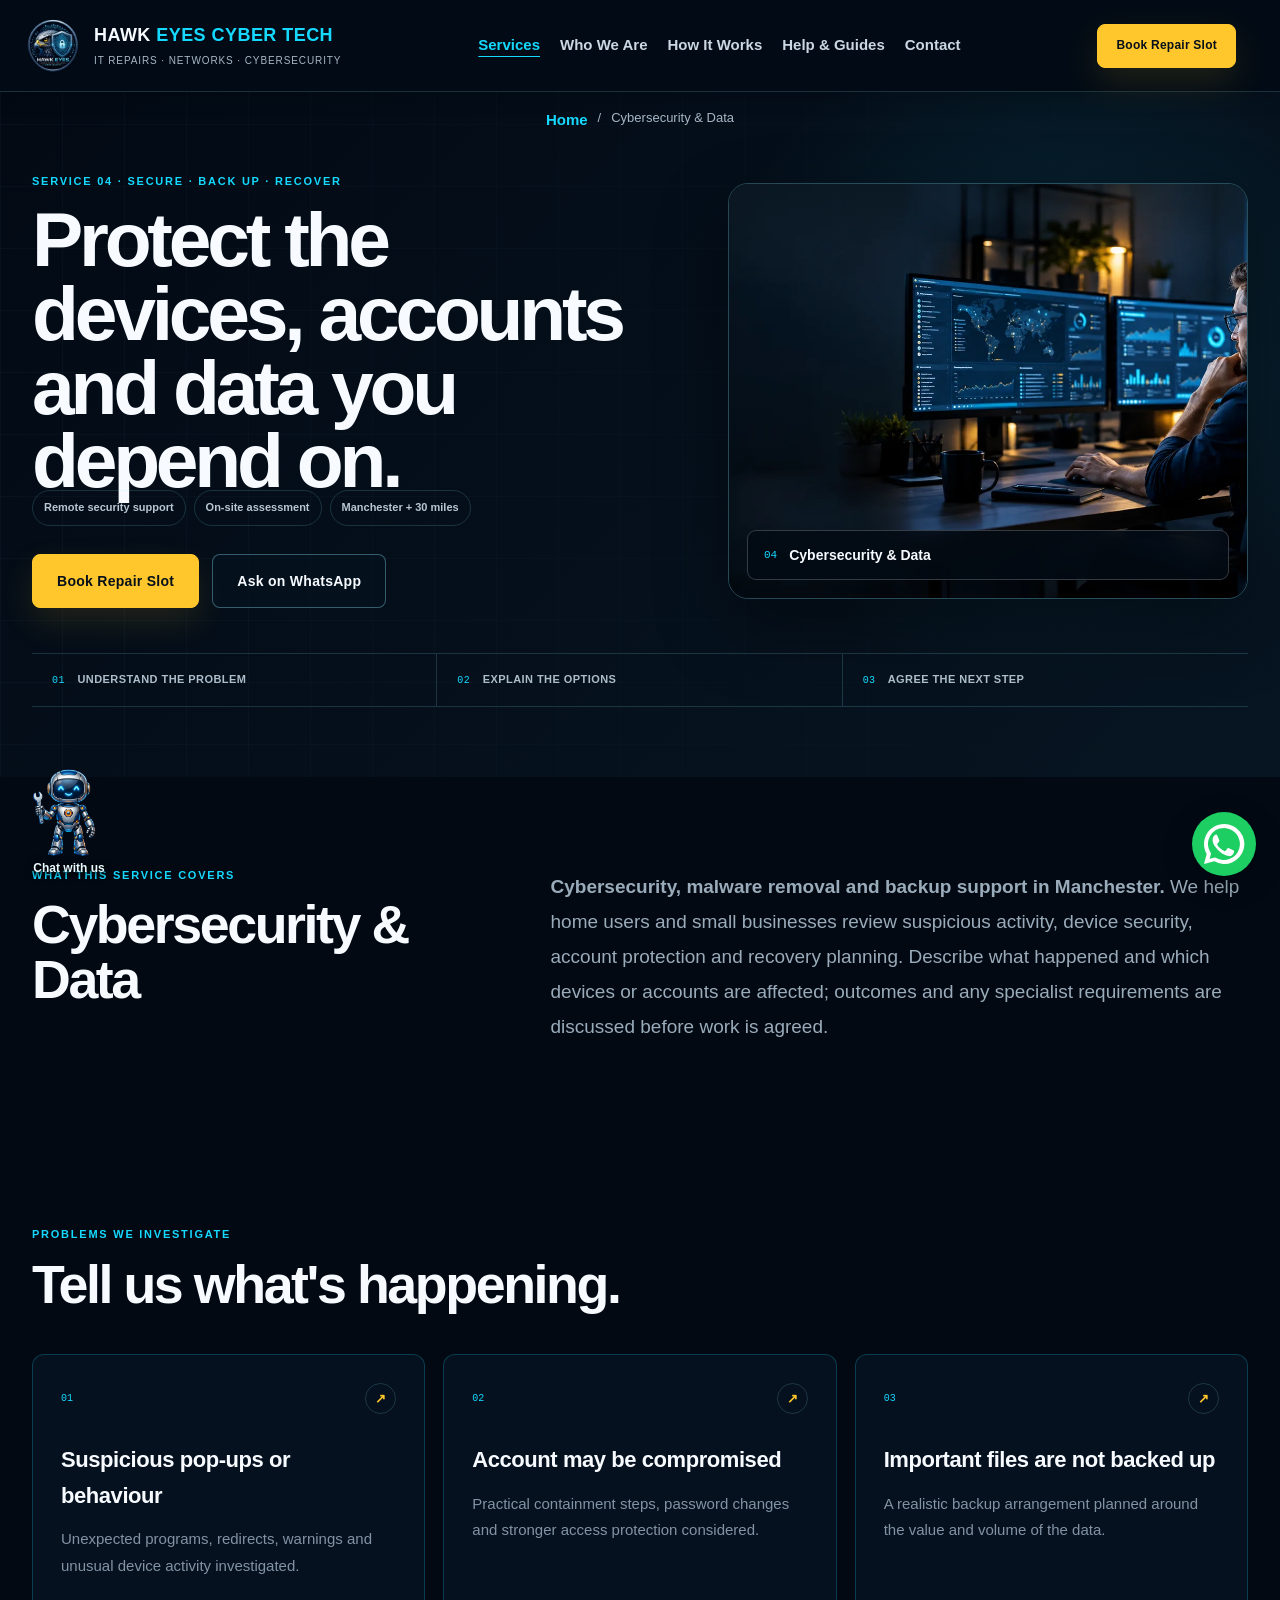
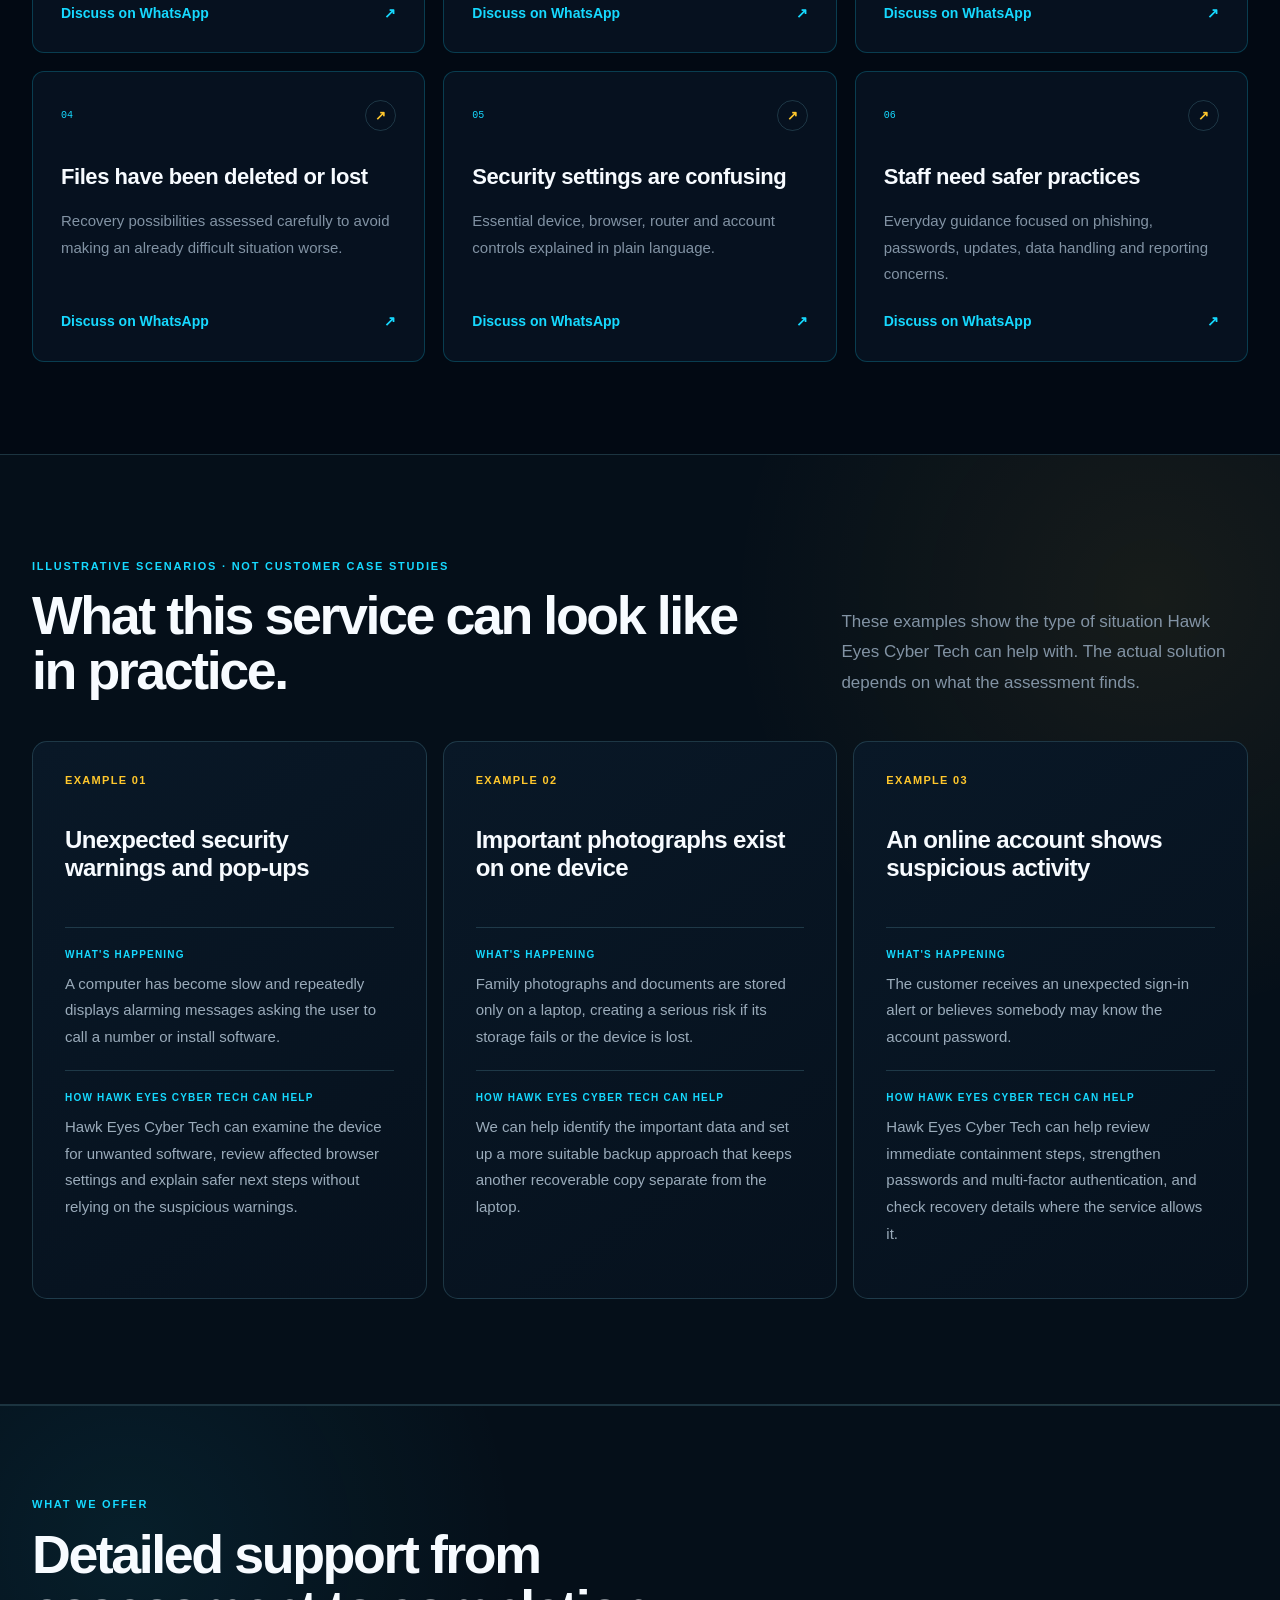
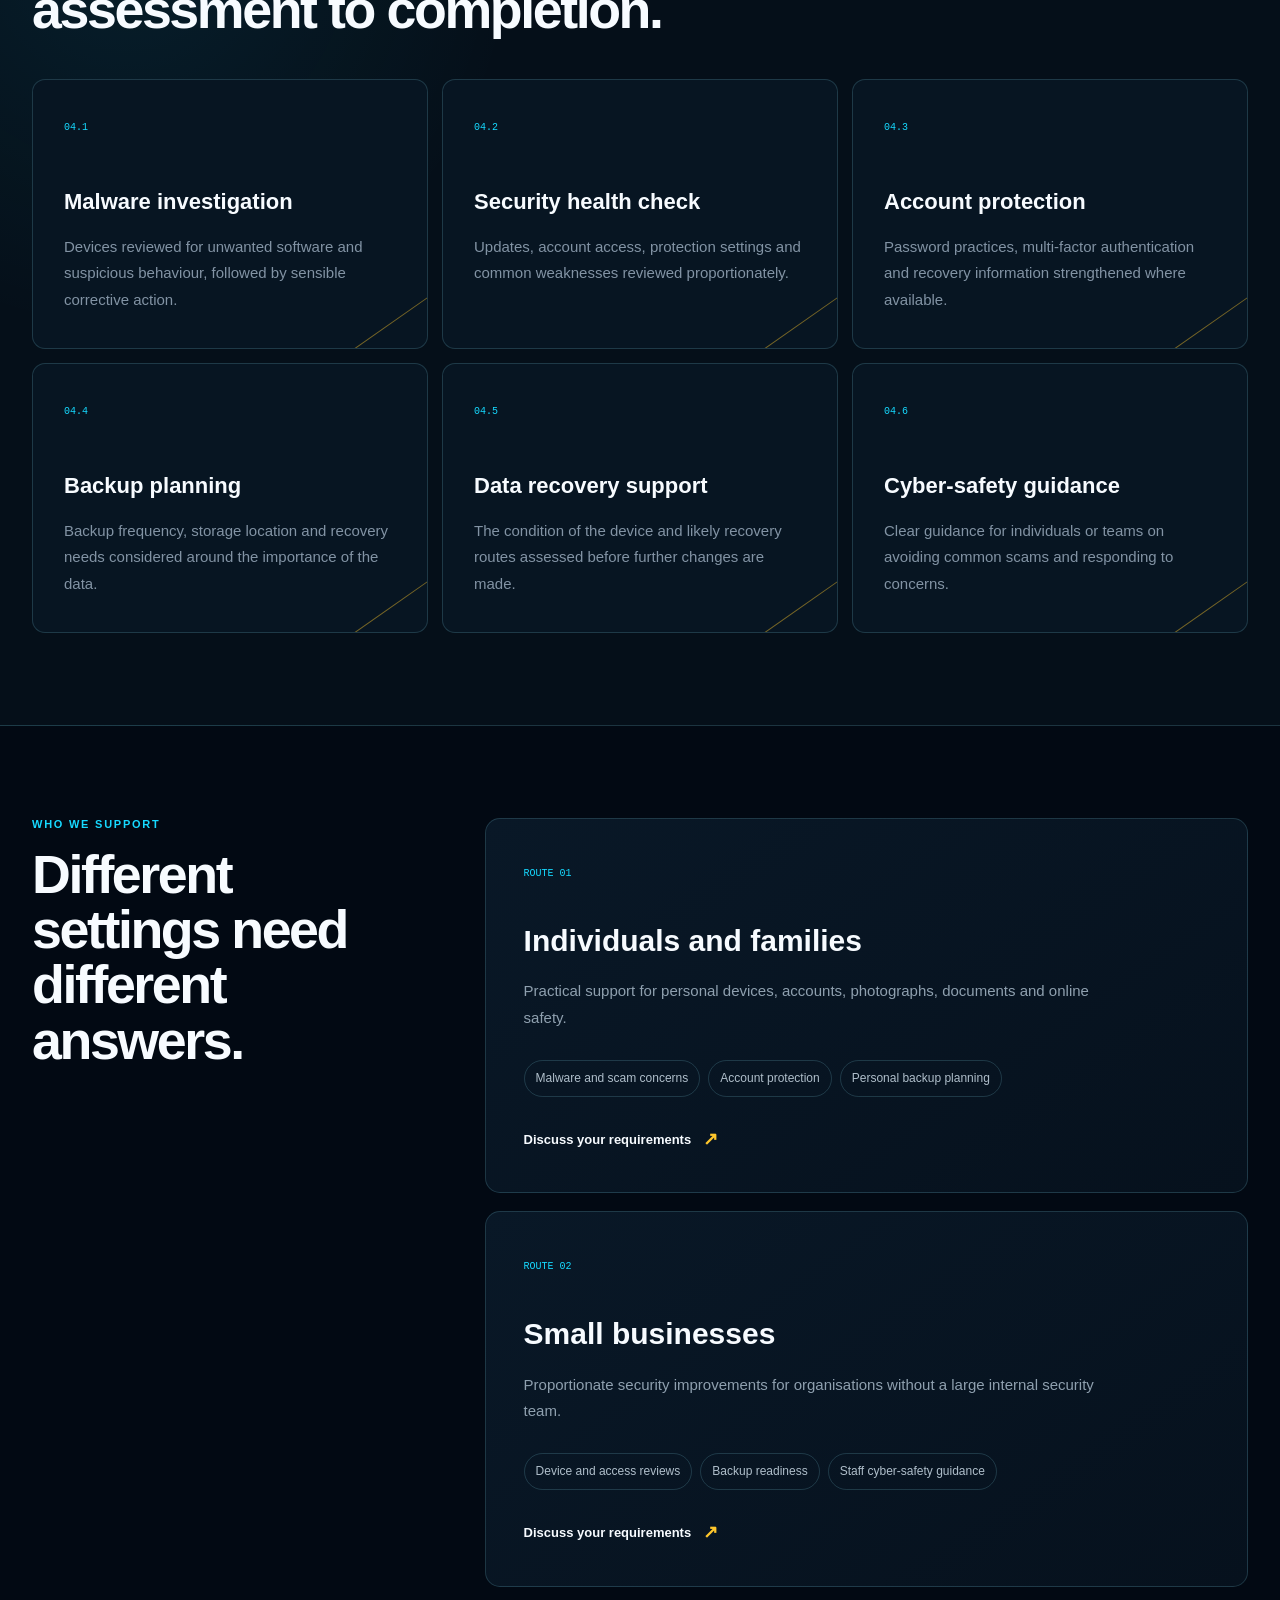
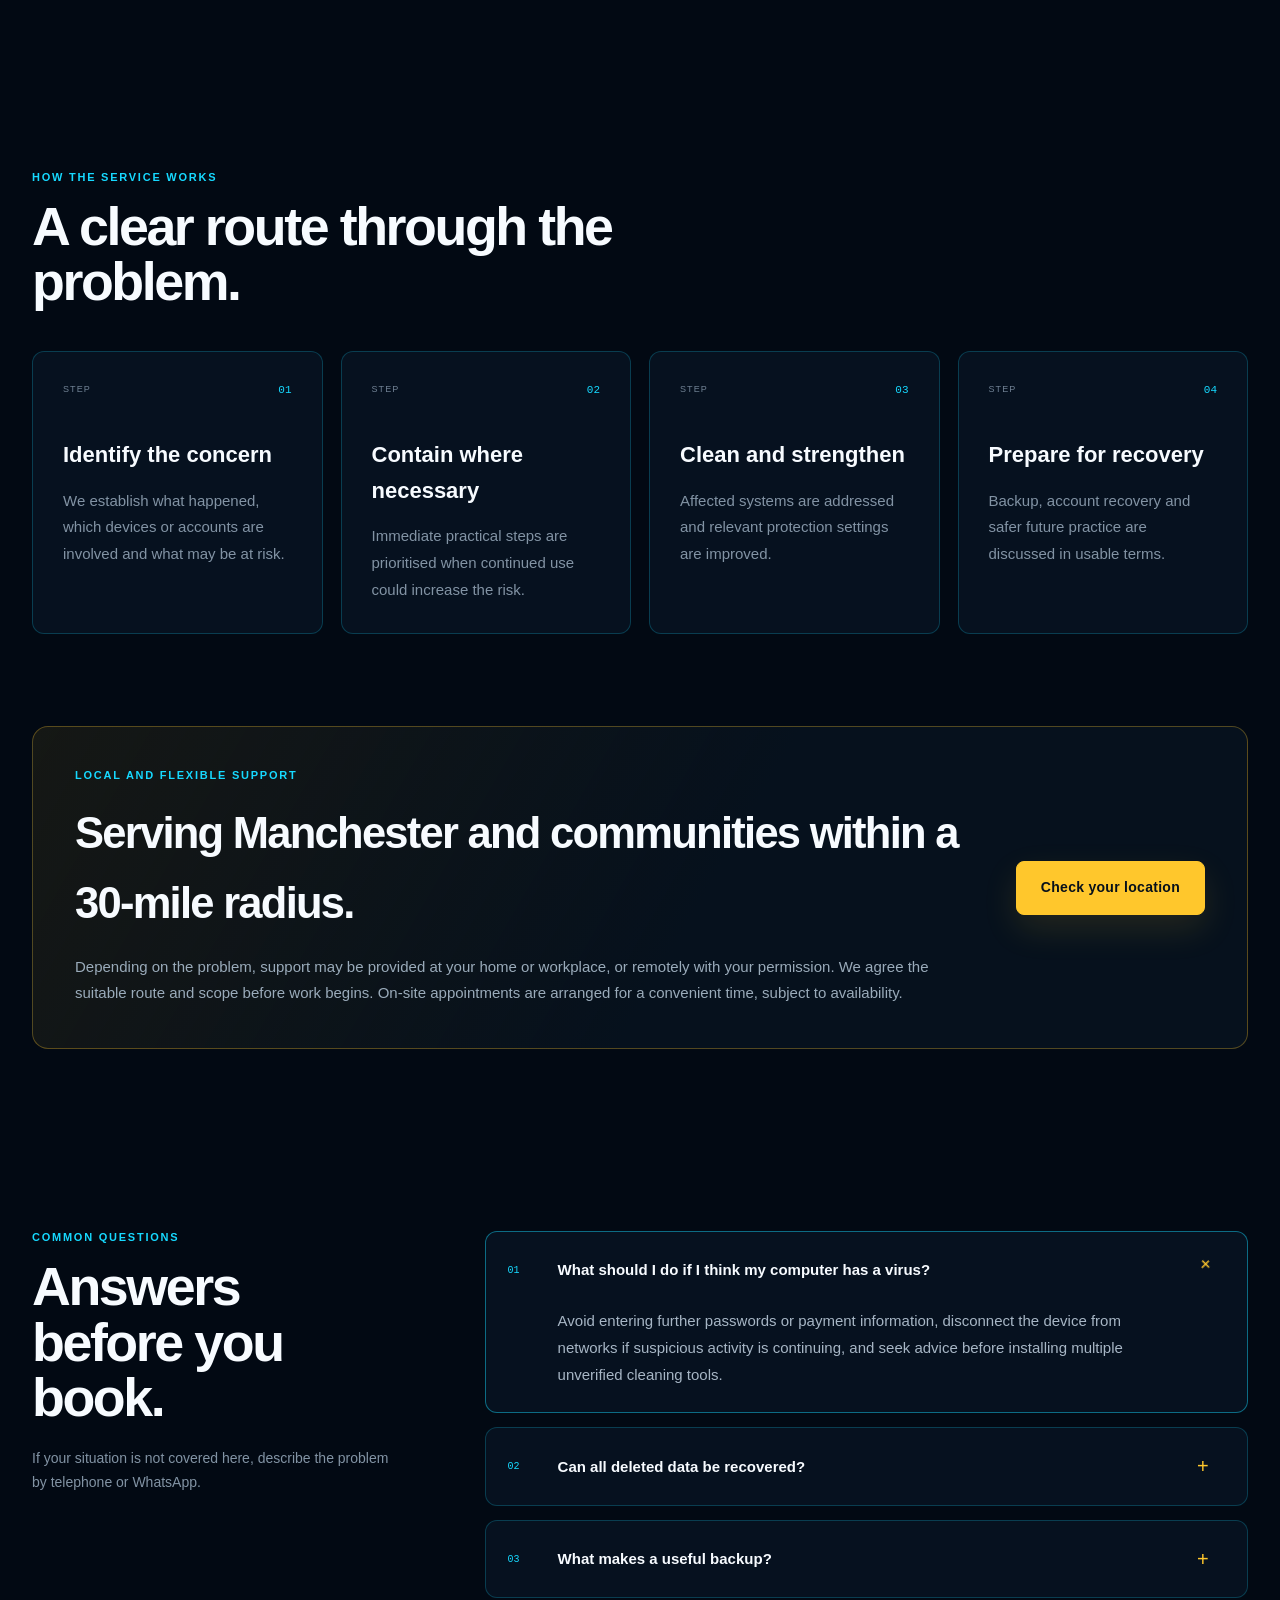
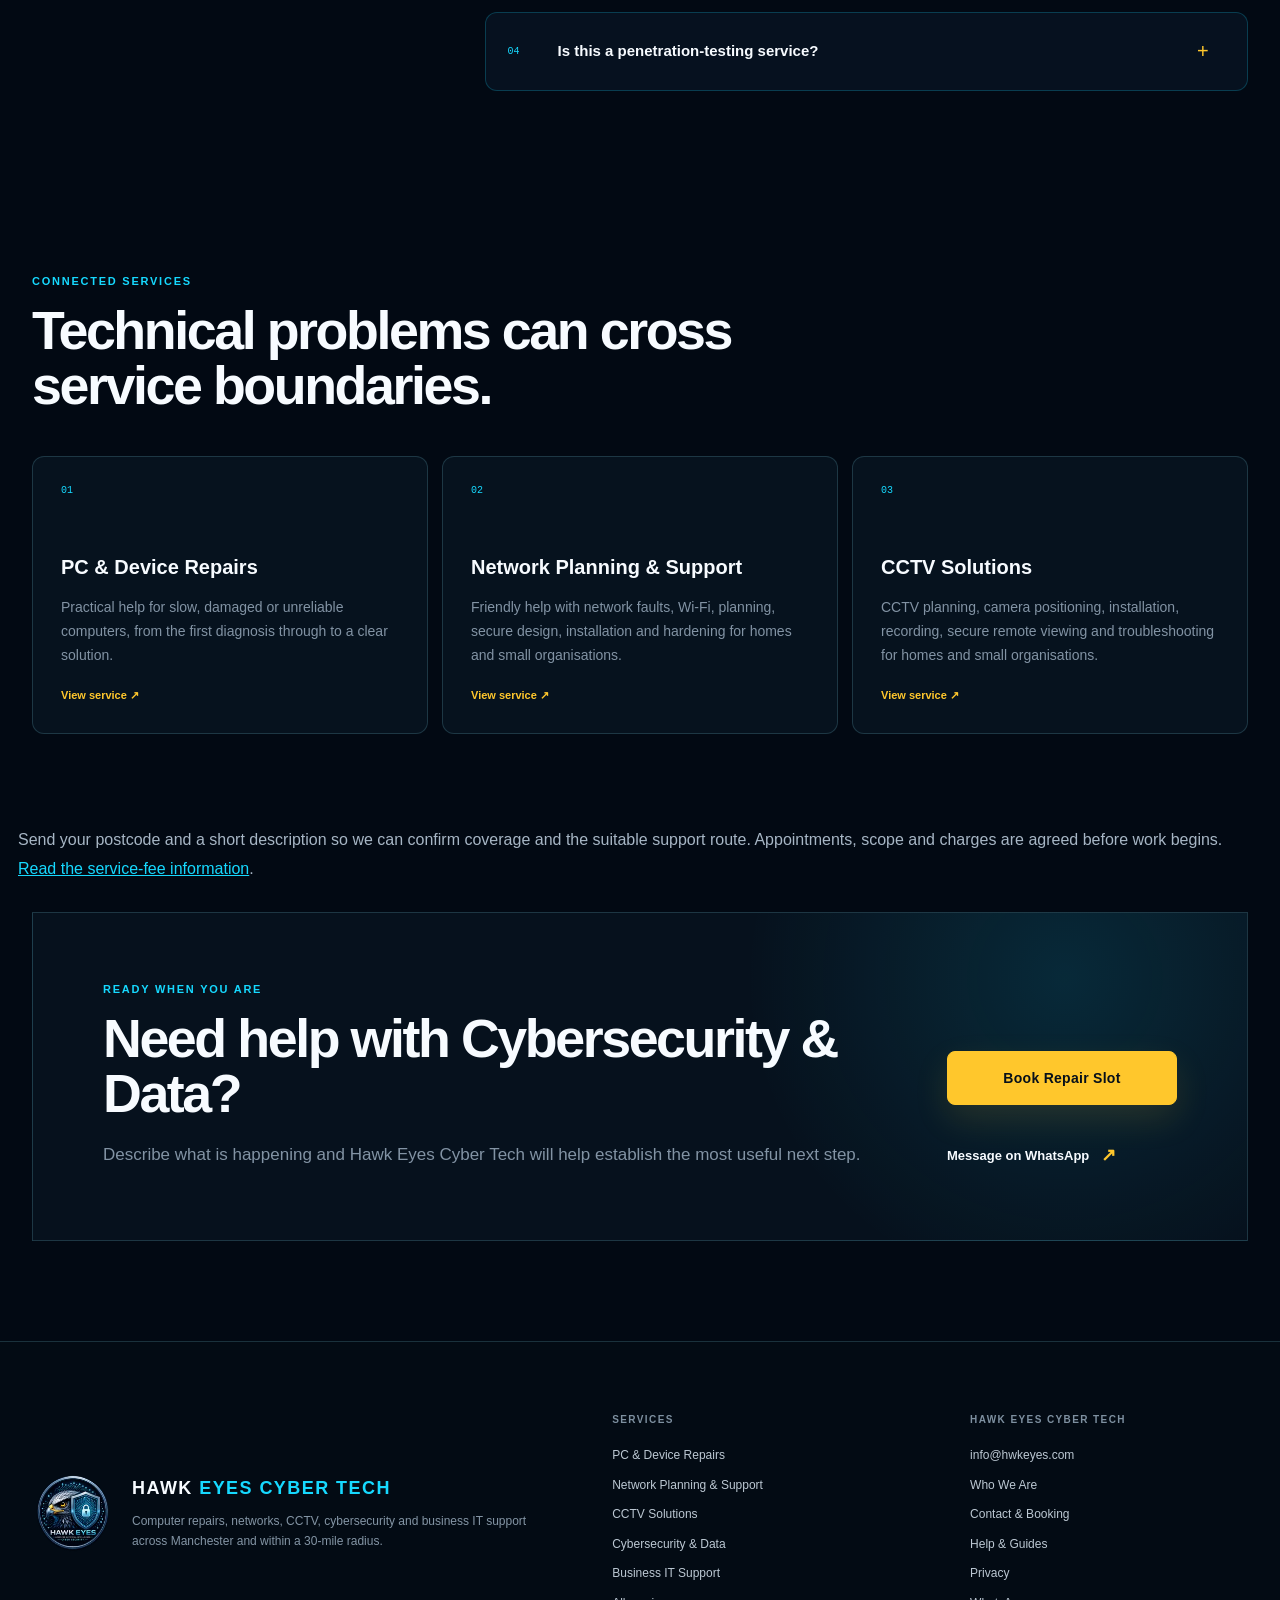
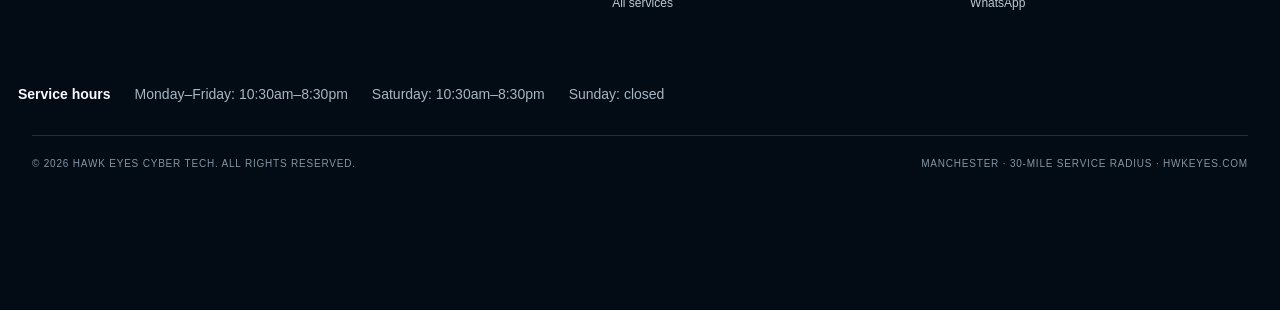
<file: cybersecurity-data.html>
<!doctype html>
<html lang="en-GB">
<head>
  <meta charset="utf-8">
  <meta name="viewport" content="width=device-width,initial-scale=1">
  <title>Cybersecurity &amp; Malware Removal Manchester | Hawk Eyes Cyber Tech</title>
  <meta name="description" content="Cybersecurity support in Manchester: malware removal, account protection, secure settings and backup planning for home users and small businesses.">
  <meta name="robots" content="index,follow">
  <meta name="theme-color" content="#06111f">
  <link rel="canonical" href="https://hwkeyes.com/cybersecurity-data.html">
  <link rel="icon" href="assets/favicon.svg" type="image/svg+xml">
  <link rel="stylesheet" href="assets/styles.css?v=1.6.1">
  <meta property="og:type" content="website">
  <meta property="og:site_name" content="Hawk Eyes Cyber Tech">
  <meta property="og:title" content="Cybersecurity &amp; Malware Removal Manchester | Hawk Eyes Cyber Tech">
  <meta property="og:description" content="Cybersecurity support in Manchester: malware removal, account protection, secure settings and backup planning for home users and small businesses.">
  <meta property="og:url" content="https://hwkeyes.com/cybersecurity-data.html">
  <meta property="og:image" content="https://hwkeyes.com/assets/og.png">
  <meta name="twitter:card" content="summary_large_image">
  <meta name="twitter:title" content="Cybersecurity &amp; Malware Removal Manchester | Hawk Eyes Cyber Tech">
  <meta name="twitter:description" content="Cybersecurity support in Manchester: malware removal, account protection, secure settings and backup planning for home users and small businesses.">
  <meta name="twitter:image" content="https://hwkeyes.com/assets/og.png">
  <script type="application/ld+json">{"@context": "https://schema.org", "@graph": [{"@type": "Organization", "@id": "https://hwkeyes.com/#organization", "name": "Hawk Eyes Cyber Tech", "url": "https://hwkeyes.com/", "telephone": "+447706494349", "logo": "https://hwkeyes.com/assets/hawk-eyes-logo-small.webp", "areaServed": {"@type": "Place", "name": "Manchester and locations within an agreed 30-mile radius"}, "email": "info@hwkeyes.com"}, {"@type": "WebSite", "@id": "https://hwkeyes.com/#website", "url": "https://hwkeyes.com/", "name": "Hawk Eyes Cyber Tech", "publisher": {"@id": "https://hwkeyes.com/#organization"}}, {"@type": "WebPage", "@id": "https://hwkeyes.com/cybersecurity-data.html#webpage", "url": "https://hwkeyes.com/cybersecurity-data.html", "name": "Cybersecurity & Malware Removal Manchester | Hawk Eyes Cyber Tech", "description": "Cybersecurity support in Manchester: malware removal, account protection, secure settings and backup planning for home users and small businesses.", "inLanguage": "en-GB", "isPartOf": {"@id": "https://hwkeyes.com/#website"}, "about": {"@id": "https://hwkeyes.com/#organization"}}, {"@type": "BreadcrumbList", "@id": "https://hwkeyes.com/cybersecurity-data.html#breadcrumbs", "itemListElement": [{"@type": "ListItem", "position": 1, "name": "Home", "item": "https://hwkeyes.com/"}, {"@type": "ListItem", "position": 2, "name": "Cybersecurity & Data", "item": "https://hwkeyes.com/cybersecurity-data.html"}]}, {"@type": "Service", "@id": "https://hwkeyes.com/cybersecurity-data.html#service", "name": "Cybersecurity & Data in Manchester", "serviceType": "Cybersecurity & Data", "url": "https://hwkeyes.com/cybersecurity-data.html", "provider": {"@id": "https://hwkeyes.com/#organization"}, "areaServed": {"@type": "Place", "name": "Manchester and locations within an agreed 30-mile radius"}, "description": "Cybersecurity support in Manchester: malware removal, account protection, secure settings and backup planning for home users and small businesses."}]}</script>
<link rel="stylesheet" href="assets/hawk-adviser.css?v=1.6.1">
</head>
<body><a class="skip-link" href="#main-content">Skip to main content</a><header class="site-header" id="top">
  <a class="brand" href="index.html" aria-label="Hawk Eyes Cyber Tech home">
    <img src="assets/hawk-eyes-logo-small.webp" alt="" width="58" height="58" class="brand-mark" decoding="async">
    <span class="brand-copy"><strong>HAWK <span>EYES CYBER TECH</span></strong><small>IT Repairs · Networks · Cybersecurity</small></span>
  </a>
  <nav class="desktop-nav" aria-label="Main navigation">
    <a href="services.html" aria-current="page">Services</a><a href="about.html">Who We Are</a><a href="index.html#process">How It Works</a><a href="help-guides.html">Help &amp; Guides</a><a href="contact.html">Contact</a>
  </nav>
  <a class="header-call" href="tel:+447706494349"><span>Speak to us</span>07706 49 43 49</a>
  <a class="button button-small" href="https://calendar.app.google/uvvYfiRC657q7Sws6" target="_blank" rel="noopener">Book Repair Slot</a>
  <details class="mobile-menu"><summary aria-label="Open navigation">Menu</summary><div><a href="services.html" aria-current="page">Services</a><a href="about.html">Who We Are</a><a href="index.html#process">How It Works</a><a href="help-guides.html">Help &amp; Guides</a><a href="contact.html">Contact</a><a href="tel:+447706494349">Call 07706 49 43 49</a></div></details>
</header><main id="main-content" tabindex="-1"><nav class="breadcrumbs" aria-label="Breadcrumb"><a href="index.html">Home</a><span aria-hidden="true">/</span><span aria-current="page">Cybersecurity &amp; Data</span></nav>
<section class="subhero blue"><div class="subhero-grid" aria-hidden="true"></div><div class="subhero-content"><div><span class="section-kicker">Service 04 · Secure · Back up · Recover</span><h1>Protect the devices, accounts and data you depend on.</h1><div class="support-tags"><span>Remote security support</span><span>On-site assessment</span><span>Manchester + 30 miles</span></div><div class="hero-actions"><a class="button" href="https://calendar.app.google/uvvYfiRC657q7Sws6" target="_blank" rel="noopener">Book Repair Slot</a><a class="button button-outline" href="https://wa.me/447706494349?text=Hello%20Hawk%20Eyes%20Cyber%20Tech%2C%20I%20would%20like%20help%20with%20Cybersecurity%20%26%20Data." target="_blank" rel="noopener">Ask on WhatsApp</a></div></div><div class="service-hero-media"><img src="assets/service-cybersecurity.webp" alt="A cybersecurity analyst reviewing security information on several monitors" width="1600" height="1024" decoding="async"><div class="service-image-label"><span>04</span><strong>Cybersecurity &amp; Data</strong></div></div></div><div class="subhero-stats"><span><b>01</b> Understand the problem</span><span><b>02</b> Explain the options</span><span><b>03</b> Agree the next step</span></div></section>
<section class="section service-intro"><div><span class="section-kicker">What this service covers</span><h2>Cybersecurity &amp; Data</h2></div><p><strong>Cybersecurity, malware removal and backup support in Manchester.</strong> We help home users and small businesses review suspicious activity, device security, account protection and recovery planning. Describe what happened and which devices or accounts are affected; outcomes and any specialist requirements are discussed before work is agreed.</p></section>
<section class="section issue-section"><div class="section-heading"><div><span class="section-kicker">Problems we investigate</span><h2>Tell us what&apos;s happening.</h2></div></div><div class="issue-grid"><article><div><span>01</span><b aria-hidden="true">↗</b></div><h3>Suspicious pop-ups or behaviour</h3><p>Unexpected programs, redirects, warnings and unusual device activity investigated.</p><a class="issue-action" href="https://wa.me/447706494349?text=Hello%20Hawk%20Eyes%20Cyber%20Tech%2C%20I%20would%20like%20help%20with%3A%20Suspicious%20pop-ups%20or%20behaviour." target="_blank" rel="noopener" aria-label="Suspicious pop-ups or behaviour: discuss on WhatsApp (opens in a new tab)">Discuss on WhatsApp <span aria-hidden="true">↗</span></a></article><article><div><span>02</span><b aria-hidden="true">↗</b></div><h3>Account may be compromised</h3><p>Practical containment steps, password changes and stronger access protection considered.</p><a class="issue-action" href="https://wa.me/447706494349?text=Hello%20Hawk%20Eyes%20Cyber%20Tech%2C%20I%20would%20like%20help%20with%3A%20Account%20may%20be%20compromised." target="_blank" rel="noopener" aria-label="Account may be compromised: discuss on WhatsApp (opens in a new tab)">Discuss on WhatsApp <span aria-hidden="true">↗</span></a></article><article><div><span>03</span><b aria-hidden="true">↗</b></div><h3>Important files are not backed up</h3><p>A realistic backup arrangement planned around the value and volume of the data.</p><a class="issue-action" href="https://wa.me/447706494349?text=Hello%20Hawk%20Eyes%20Cyber%20Tech%2C%20I%20would%20like%20help%20with%3A%20Important%20files%20are%20not%20backed%20up." target="_blank" rel="noopener" aria-label="Important files are not backed up: discuss on WhatsApp (opens in a new tab)">Discuss on WhatsApp <span aria-hidden="true">↗</span></a></article><article><div><span>04</span><b aria-hidden="true">↗</b></div><h3>Files have been deleted or lost</h3><p>Recovery possibilities assessed carefully to avoid making an already difficult situation worse.</p><a class="issue-action" href="https://wa.me/447706494349?text=Hello%20Hawk%20Eyes%20Cyber%20Tech%2C%20I%20would%20like%20help%20with%3A%20Files%20have%20been%20deleted%20or%20lost." target="_blank" rel="noopener" aria-label="Files have been deleted or lost: discuss on WhatsApp (opens in a new tab)">Discuss on WhatsApp <span aria-hidden="true">↗</span></a></article><article><div><span>05</span><b aria-hidden="true">↗</b></div><h3>Security settings are confusing</h3><p>Essential device, browser, router and account controls explained in plain language.</p><a class="issue-action" href="https://wa.me/447706494349?text=Hello%20Hawk%20Eyes%20Cyber%20Tech%2C%20I%20would%20like%20help%20with%3A%20Security%20settings%20are%20confusing." target="_blank" rel="noopener" aria-label="Security settings are confusing: discuss on WhatsApp (opens in a new tab)">Discuss on WhatsApp <span aria-hidden="true">↗</span></a></article><article><div><span>06</span><b aria-hidden="true">↗</b></div><h3>Staff need safer practices</h3><p>Everyday guidance focused on phishing, passwords, updates, data handling and reporting concerns.</p><a class="issue-action" href="https://wa.me/447706494349?text=Hello%20Hawk%20Eyes%20Cyber%20Tech%2C%20I%20would%20like%20help%20with%3A%20Staff%20need%20safer%20practices." target="_blank" rel="noopener" aria-label="Staff need safer practices: discuss on WhatsApp (opens in a new tab)">Discuss on WhatsApp <span aria-hidden="true">↗</span></a></article></div></section>
<section class="example-section"><div class="section example-inner"><div class="section-heading"><div><span class="section-kicker">Illustrative scenarios · not customer case studies</span><h2>What this service can look like in practice.</h2></div><p>These examples show the type of situation Hawk Eyes Cyber Tech can help with. The actual solution depends on what the assessment finds.</p></div><div class="example-grid"><article><div class="example-number">Example 01</div><h3>Unexpected security warnings and pop-ups</h3><div><span>What&apos;s happening</span><p>A computer has become slow and repeatedly displays alarming messages asking the user to call a number or install software.</p></div><div><span>How Hawk Eyes Cyber Tech can help</span><p>Hawk Eyes Cyber Tech can examine the device for unwanted software, review affected browser settings and explain safer next steps without relying on the suspicious warnings.</p></div></article><article><div class="example-number">Example 02</div><h3>Important photographs exist on one device</h3><div><span>What&apos;s happening</span><p>Family photographs and documents are stored only on a laptop, creating a serious risk if its storage fails or the device is lost.</p></div><div><span>How Hawk Eyes Cyber Tech can help</span><p>We can help identify the important data and set up a more suitable backup approach that keeps another recoverable copy separate from the laptop.</p></div></article><article><div class="example-number">Example 03</div><h3>An online account shows suspicious activity</h3><div><span>What&apos;s happening</span><p>The customer receives an unexpected sign-in alert or believes somebody may know the account password.</p></div><div><span>How Hawk Eyes Cyber Tech can help</span><p>Hawk Eyes Cyber Tech can help review immediate containment steps, strengthen passwords and multi-factor authentication, and check recovery details where the service allows it.</p></div></article></div></div></section>
<section class="capability-section"><div class="section capability-inner"><div class="section-heading"><div><span class="section-kicker">What we offer</span><h2>Detailed support from assessment to completion.</h2></div></div><div class="capability-grid"><article><span>04.1</span><h3>Malware investigation</h3><p>Devices reviewed for unwanted software and suspicious behaviour, followed by sensible corrective action.</p><div class="capability-line"></div></article><article><span>04.2</span><h3>Security health check</h3><p>Updates, account access, protection settings and common weaknesses reviewed proportionately.</p><div class="capability-line"></div></article><article><span>04.3</span><h3>Account protection</h3><p>Password practices, multi-factor authentication and recovery information strengthened where available.</p><div class="capability-line"></div></article><article><span>04.4</span><h3>Backup planning</h3><p>Backup frequency, storage location and recovery needs considered around the importance of the data.</p><div class="capability-line"></div></article><article><span>04.5</span><h3>Data recovery support</h3><p>The condition of the device and likely recovery routes assessed before further changes are made.</p><div class="capability-line"></div></article><article><span>04.6</span><h3>Cyber-safety guidance</h3><p>Clear guidance for individuals or teams on avoiding common scams and responding to concerns.</p><div class="capability-line"></div></article></div></div></section>
<section class="section audience-section"><div class="audience-intro"><span class="section-kicker">Who we support</span><h2>Different settings need different answers.</h2></div><div class="audience-cards"><article><span class="audience-label">Route 01</span><h3>Individuals and families</h3><p>Practical support for personal devices, accounts, photographs, documents and online safety.</p><ul><li>Malware and scam concerns</li><li>Account protection</li><li>Personal backup planning</li></ul><a class="text-link" href="contact.html#book">Discuss your requirements <span>↗</span></a></article><article><span class="audience-label">Route 02</span><h3>Small businesses</h3><p>Proportionate security improvements for organisations without a large internal security team.</p><ul><li>Device and access reviews</li><li>Backup readiness</li><li>Staff cyber-safety guidance</li></ul><a class="text-link" href="contact.html#book">Discuss your requirements <span>↗</span></a></article></div></section>
<section class="section service-process"><div class="section-heading"><div><span class="section-kicker">How the service works</span><h2>A clear route through the problem.</h2></div></div><div class="service-process-grid"><article><div><span>Step</span><b>01</b></div><h3>Identify the concern</h3><p>We establish what happened, which devices or accounts are involved and what may be at risk.</p></article><article><div><span>Step</span><b>02</b></div><h3>Contain where necessary</h3><p>Immediate practical steps are prioritised when continued use could increase the risk.</p></article><article><div><span>Step</span><b>03</b></div><h3>Clean and strengthen</h3><p>Affected systems are addressed and relevant protection settings are improved.</p></article><article><div><span>Step</span><b>04</b></div><h3>Prepare for recovery</h3><p>Backup, account recovery and safer future practice are discussed in usable terms.</p></article></div></section>

<section class="local-service-note"><div><span class="section-kicker">Local and flexible support</span><h2>Serving Manchester and communities within a 30-mile radius.</h2><p>Depending on the problem, support may be provided at your home or workplace, or remotely with your permission. We agree the suitable route and scope before work begins. On-site appointments are arranged for a convenient time, subject to availability.</p></div><a class="button" href="contact.html">Check your location</a></section>
<section class="section faq-section"><div class="faq-intro"><span class="section-kicker">Common questions</span><h2>Answers before you book.</h2><p>If your situation is not covered here, describe the problem by telephone or WhatsApp.</p></div><div class="faq-list"><details open><summary><span>01</span>What should I do if I think my computer has a virus?<b>+</b></summary><p>Avoid entering further passwords or payment information, disconnect the device from networks if suspicious activity is continuing, and seek advice before installing multiple unverified cleaning tools.</p></details><details><summary><span>02</span>Can all deleted data be recovered?<b>+</b></summary><p>No. Recovery depends on the storage type, physical condition, what happened after deletion and whether the data has been overwritten. The safest next step is to stop unnecessary use and assess the situation.</p></details><details><summary><span>03</span>What makes a useful backup?<b>+</b></summary><p>A useful backup protects the data that genuinely matters, runs often enough, is stored separately from the main device and can be restored when needed. Simply copying files occasionally may not provide dependable recovery.</p></details><details><summary><span>04</span>Is this a penetration-testing service?<b>+</b></summary><p>The current Hawk Eyes Cyber Tech service focuses on practical device, account, network and data protection. Any specialist testing requirement should be discussed and scoped separately before it is represented as an available service.</p></details></div></section>
<section class="section related-services"><div class="section-heading"><div><span class="section-kicker">Connected services</span><h2>Technical problems can cross service boundaries.</h2></div></div><div class="related-grid"><a href="repairs.html"><span>01</span><h3>PC &amp; Device Repairs</h3><p>Practical help for slow, damaged or unreliable computers, from the first diagnosis through to a clear solution.</p><strong>View service ↗</strong></a><a href="networks.html"><span>02</span><h3>Network Planning &amp; Support</h3><p>Friendly help with network faults, Wi-Fi, planning, secure design, installation and hardening for homes and small organisations.</p><strong>View service ↗</strong></a><a href="cctv.html"><span>03</span><h3>CCTV Solutions</h3><p>CCTV planning, camera positioning, installation, recording, secure remote viewing and troubleshooting for homes and small organisations.</p><strong>View service ↗</strong></a></div></section>
<p class="service-enquiry-note">Send your postcode and a short description so we can confirm coverage and the suitable support route. Appointments, scope and charges are agreed before work begins. <a href="index.html#pricing">Read the service-fee information</a>.</p><section class="cta-band"><div><span class="section-kicker">Ready when you are</span><h2>Need help with Cybersecurity &amp; Data?</h2><p>Describe what is happening and Hawk Eyes Cyber Tech will help establish the most useful next step.</p></div><div class="cta-actions"><a class="button" href="https://calendar.app.google/uvvYfiRC657q7Sws6" target="_blank" rel="noopener">Book Repair Slot</a><a class="text-link" href="https://wa.me/447706494349?text=Hello%20Hawk%20Eyes%20Cyber%20Tech%2C%20I%20would%20like%20help%20with%20Cybersecurity%20%26%20Data." target="_blank" rel="noopener">Message on WhatsApp <span>↗</span></a></div></section>
</main><footer class="site-footer" id="contact">
  <div class="footer-main">
    <div class="footer-brand"><img src="assets/hawk-eyes-logo-small.webp" alt="Hawk Eyes Cyber Tech" width="82" height="82" decoding="async"><div><strong>HAWK <span>EYES CYBER TECH</span></strong><p>Computer repairs, networks, CCTV, cybersecurity and business IT support across Manchester and within a 30-mile radius.</p></div></div>
    <div><h3>Services</h3><a href="repairs.html">PC &amp; Device Repairs</a><a href="networks.html">Network Planning &amp; Support</a><a href="cctv.html">CCTV Solutions</a><a href="cybersecurity-data.html">Cybersecurity &amp; Data</a><a href="business-it.html">Business IT Support</a><a href="services.html">All services</a></div>
    <div><h3>Hawk Eyes Cyber Tech</h3><a href="mailto:info@hwkeyes.com">info@hwkeyes.com</a><a href="about.html">Who We Are</a><a href="contact.html">Contact &amp; Booking</a><a href="help-guides.html">Help &amp; Guides</a><a href="privacy.html">Privacy</a><a href="https://wa.me/447706494349?text=Hello%20Hawk%20Eyes%20Cyber%20Tech%2C%20I%20need%20help%20with%20a%20computer%20or%20IT%20service." target="_blank" rel="noopener">WhatsApp</a></div>
  </div>
  <div class="service-hours"><strong>Service hours</strong><span>Monday–Friday: 10:30am–8:30pm</span><span>Saturday: 10:30am–8:30pm</span><span>Sunday: closed</span></div><div class="footer-bottom"><span>© <span data-year></span> Hawk Eyes Cyber Tech. All rights reserved.</span><span>Manchester · 30-mile service radius · hwkeyes.com</span></div>
</footer>
<a class="whatsapp-float" href="https://wa.me/447706494349?text=Hello%20Hawk%20Eyes%20Cyber%20Tech%2C%20I%20need%20help%20with%20a%20computer%20or%20IT%20service." target="_blank" rel="noopener" aria-label="Chat with Hawk Eyes Cyber Tech on WhatsApp"><img src="assets/whatsapp.svg" width="64" height="64" alt="" aria-hidden="true"></a>
<script src="assets/site.js" defer></script><script src="assets/hawk-adviser-engine.js?v=1.6.1" defer></script>
<script src="assets/adviser/knowledge-base.js?v=1.6.1" defer></script>
<script src="assets/hawk-adviser.js?v=1.6.1" defer></script>
</body></html>
</file>
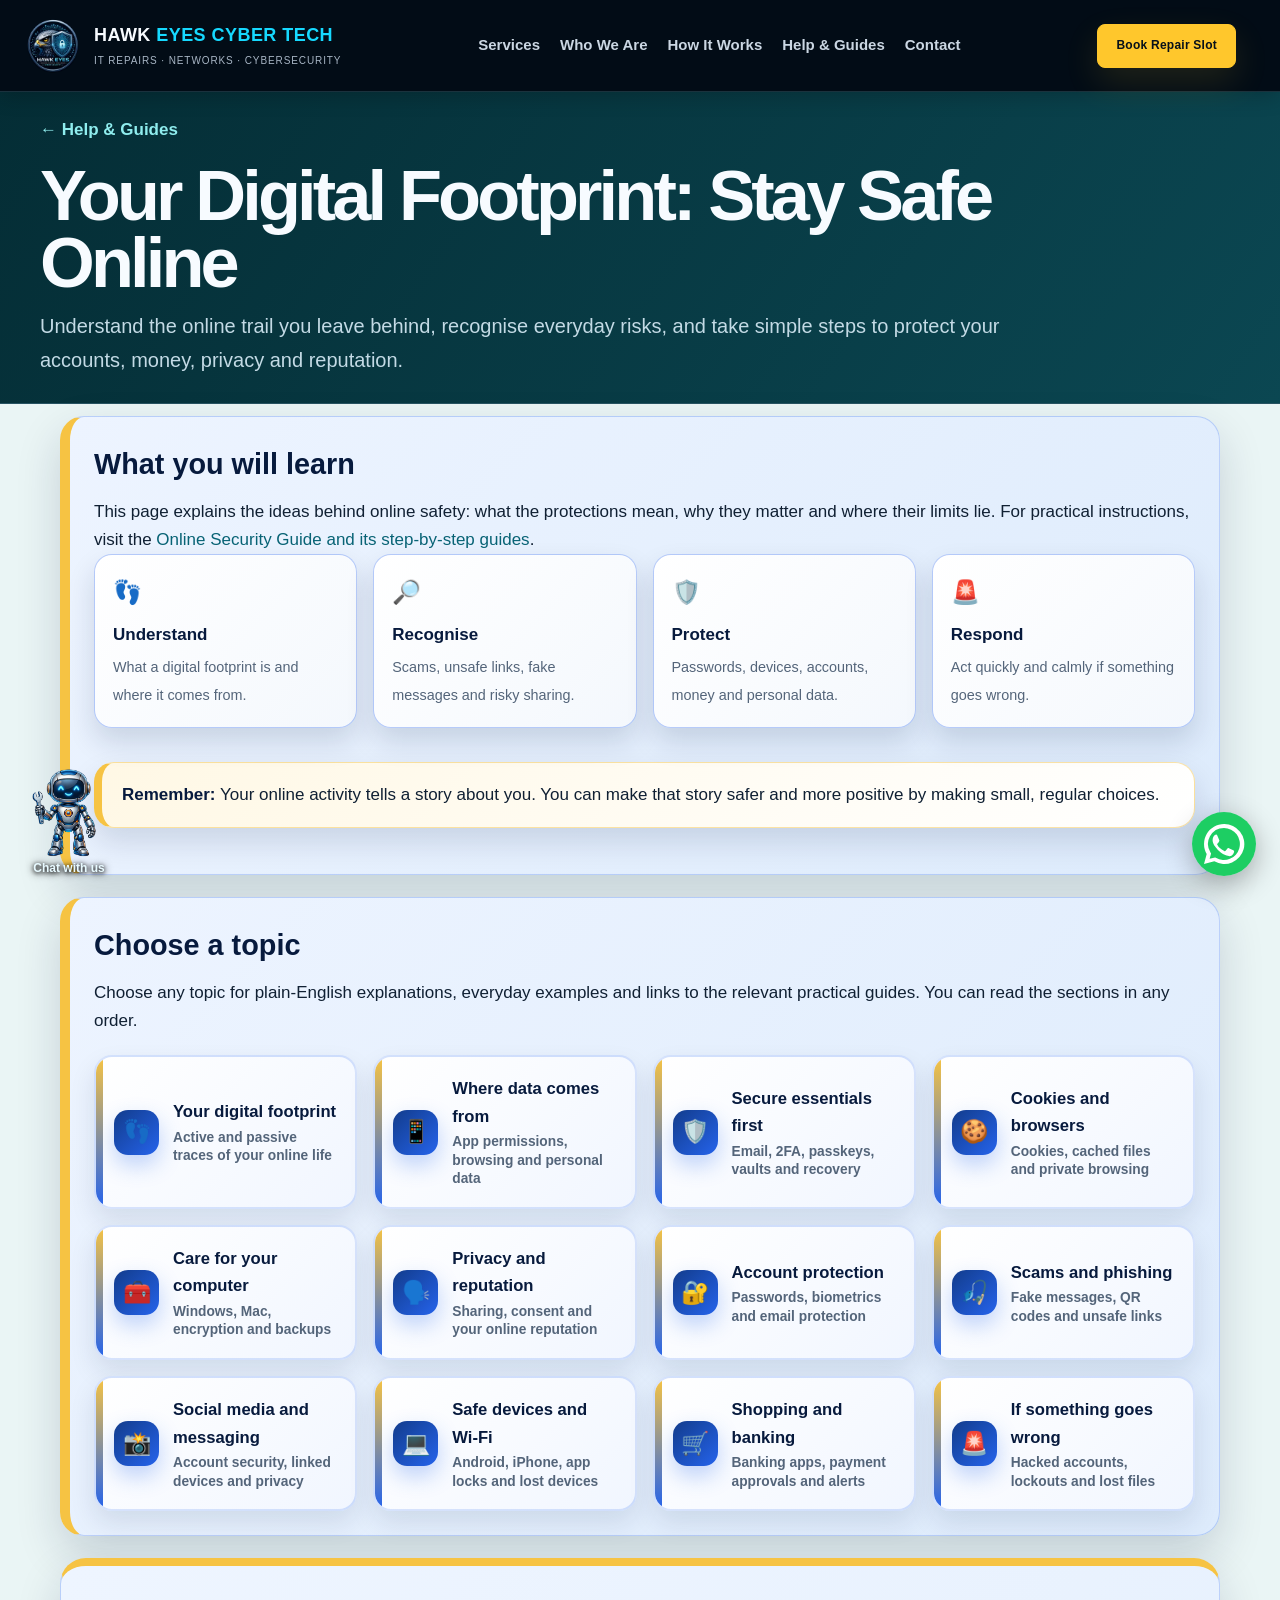
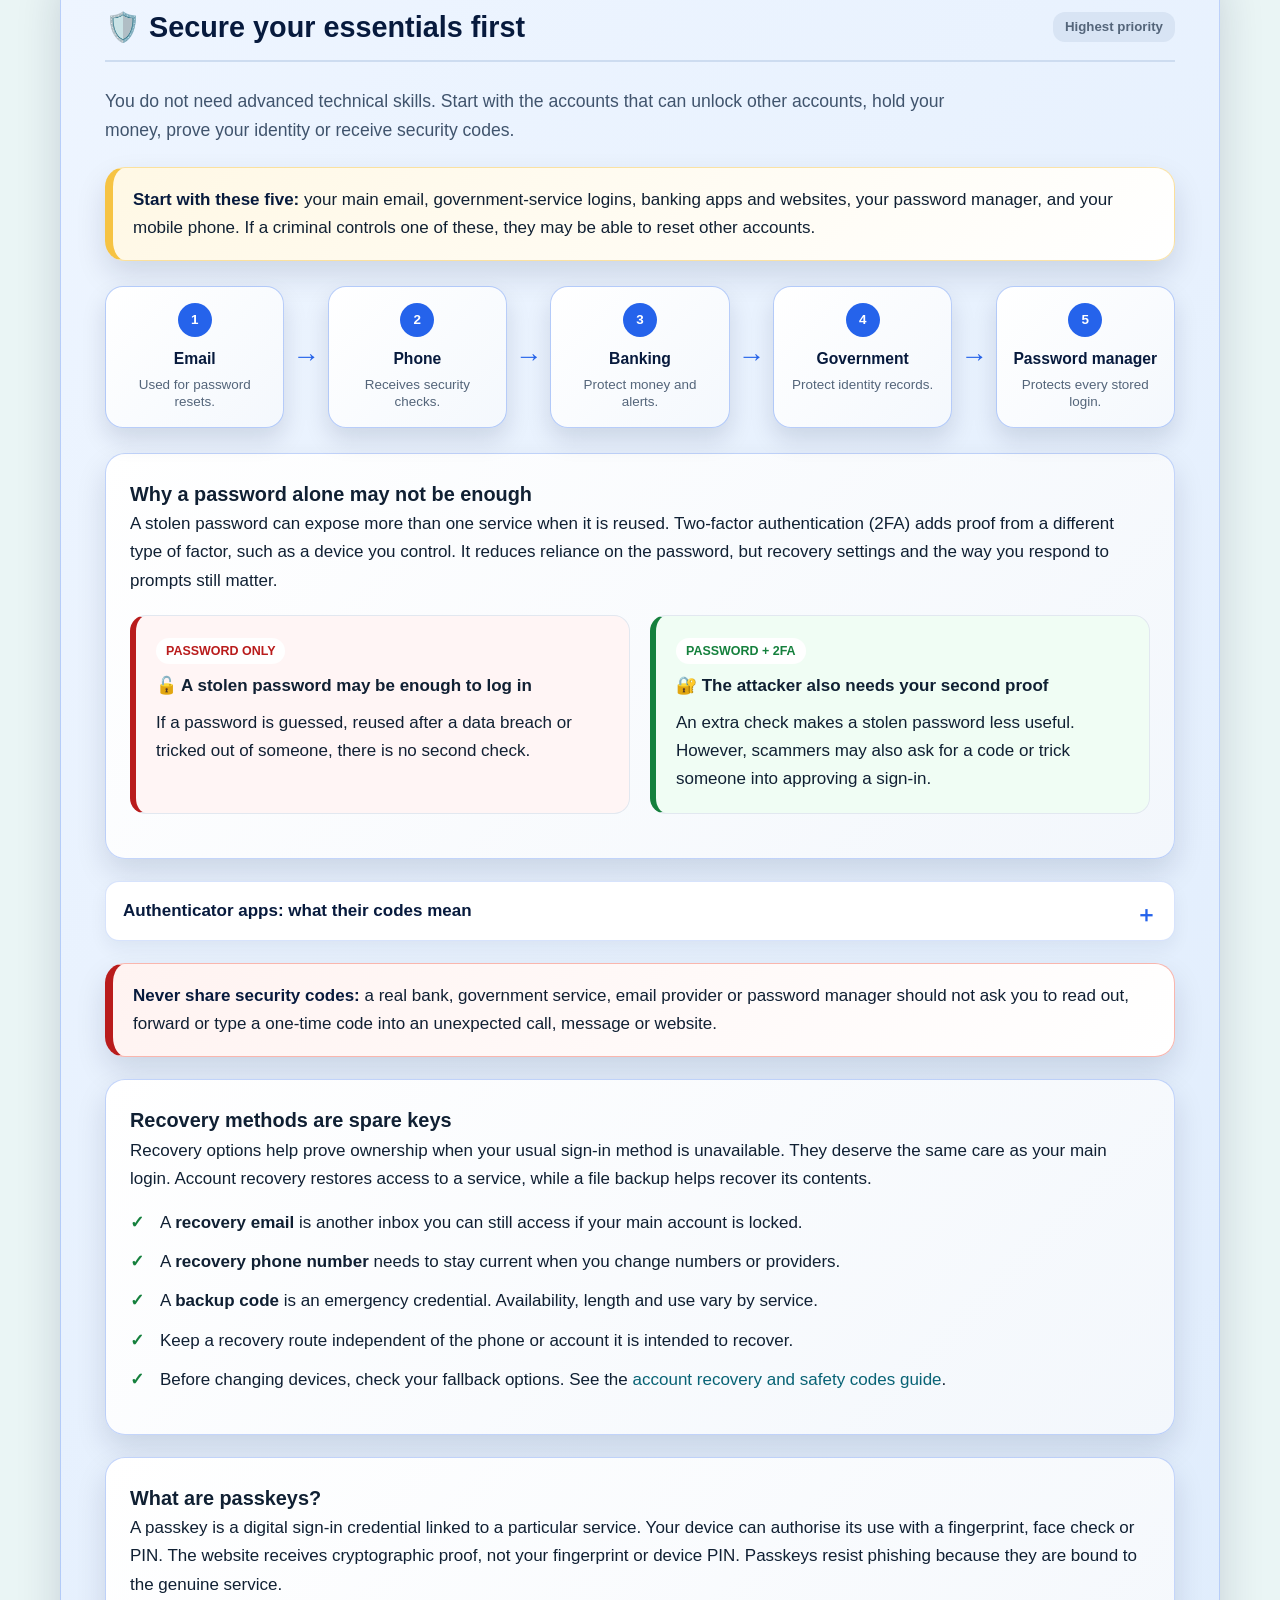
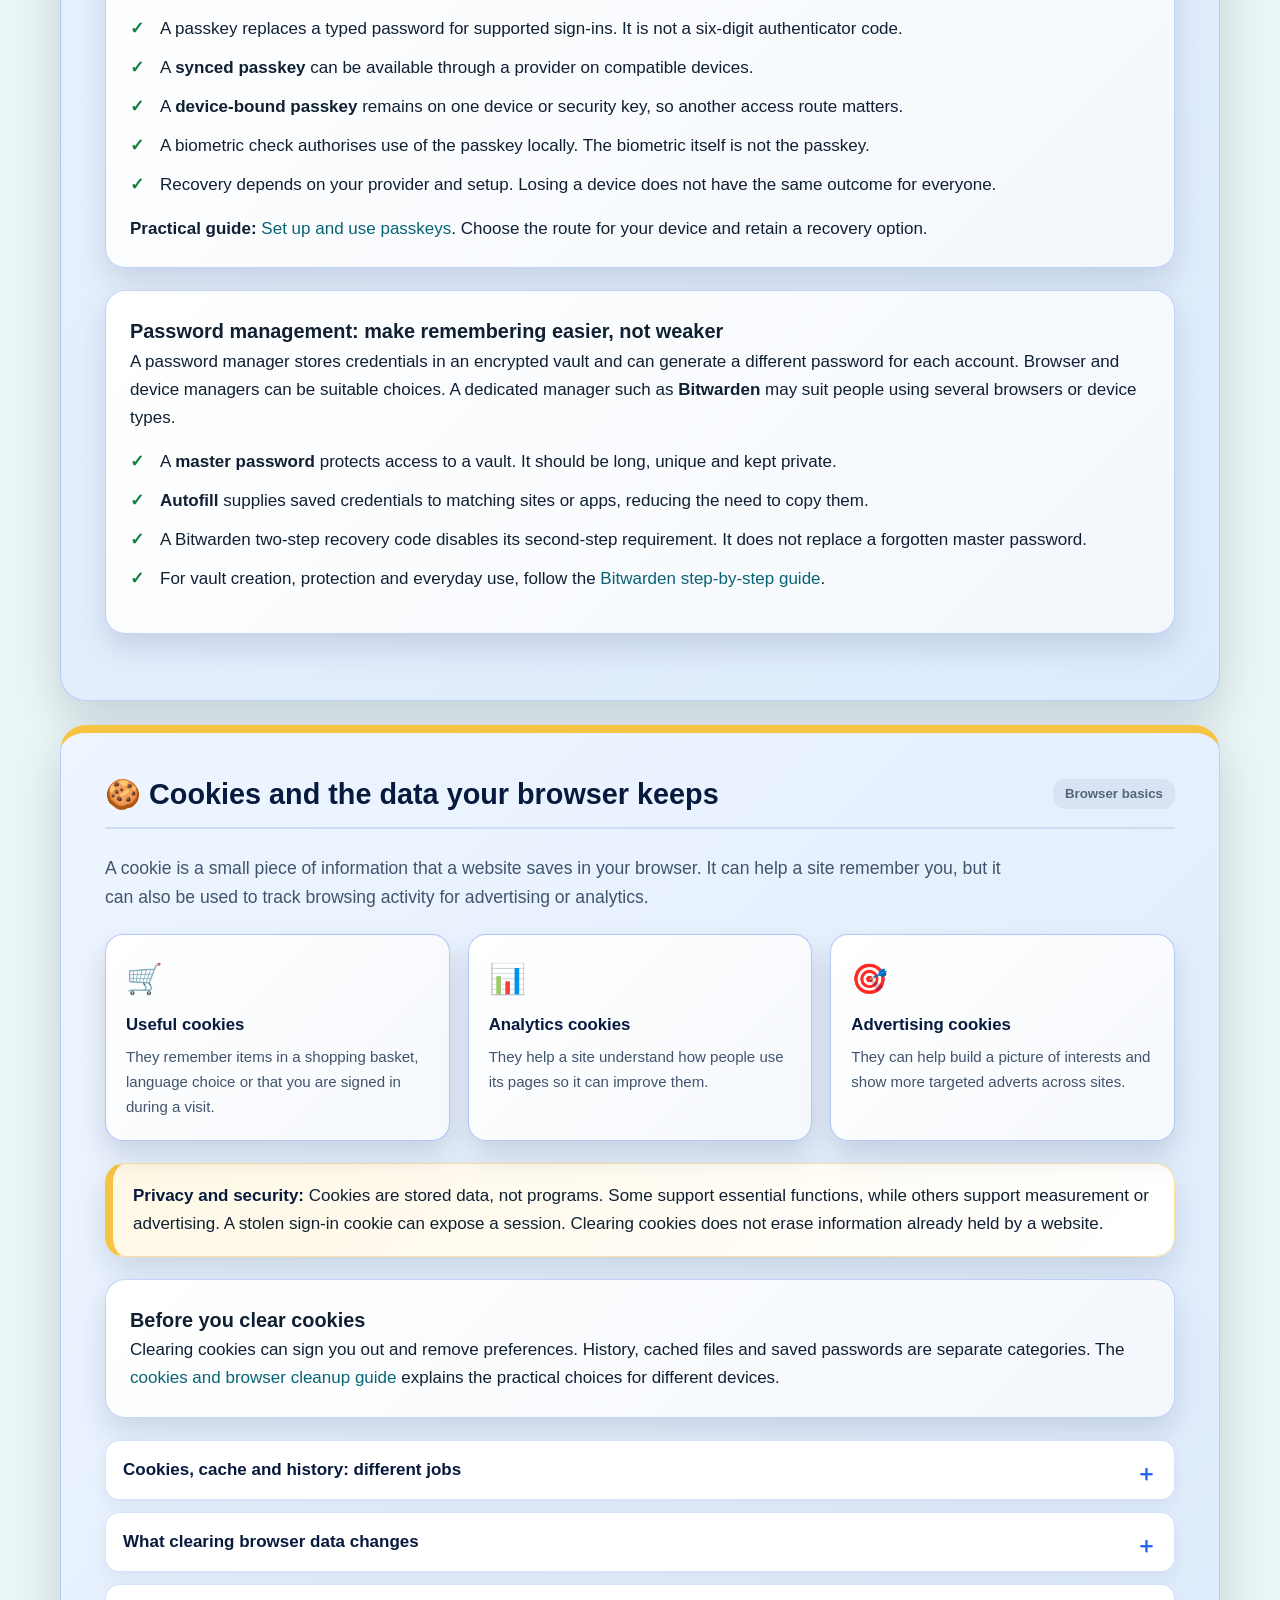
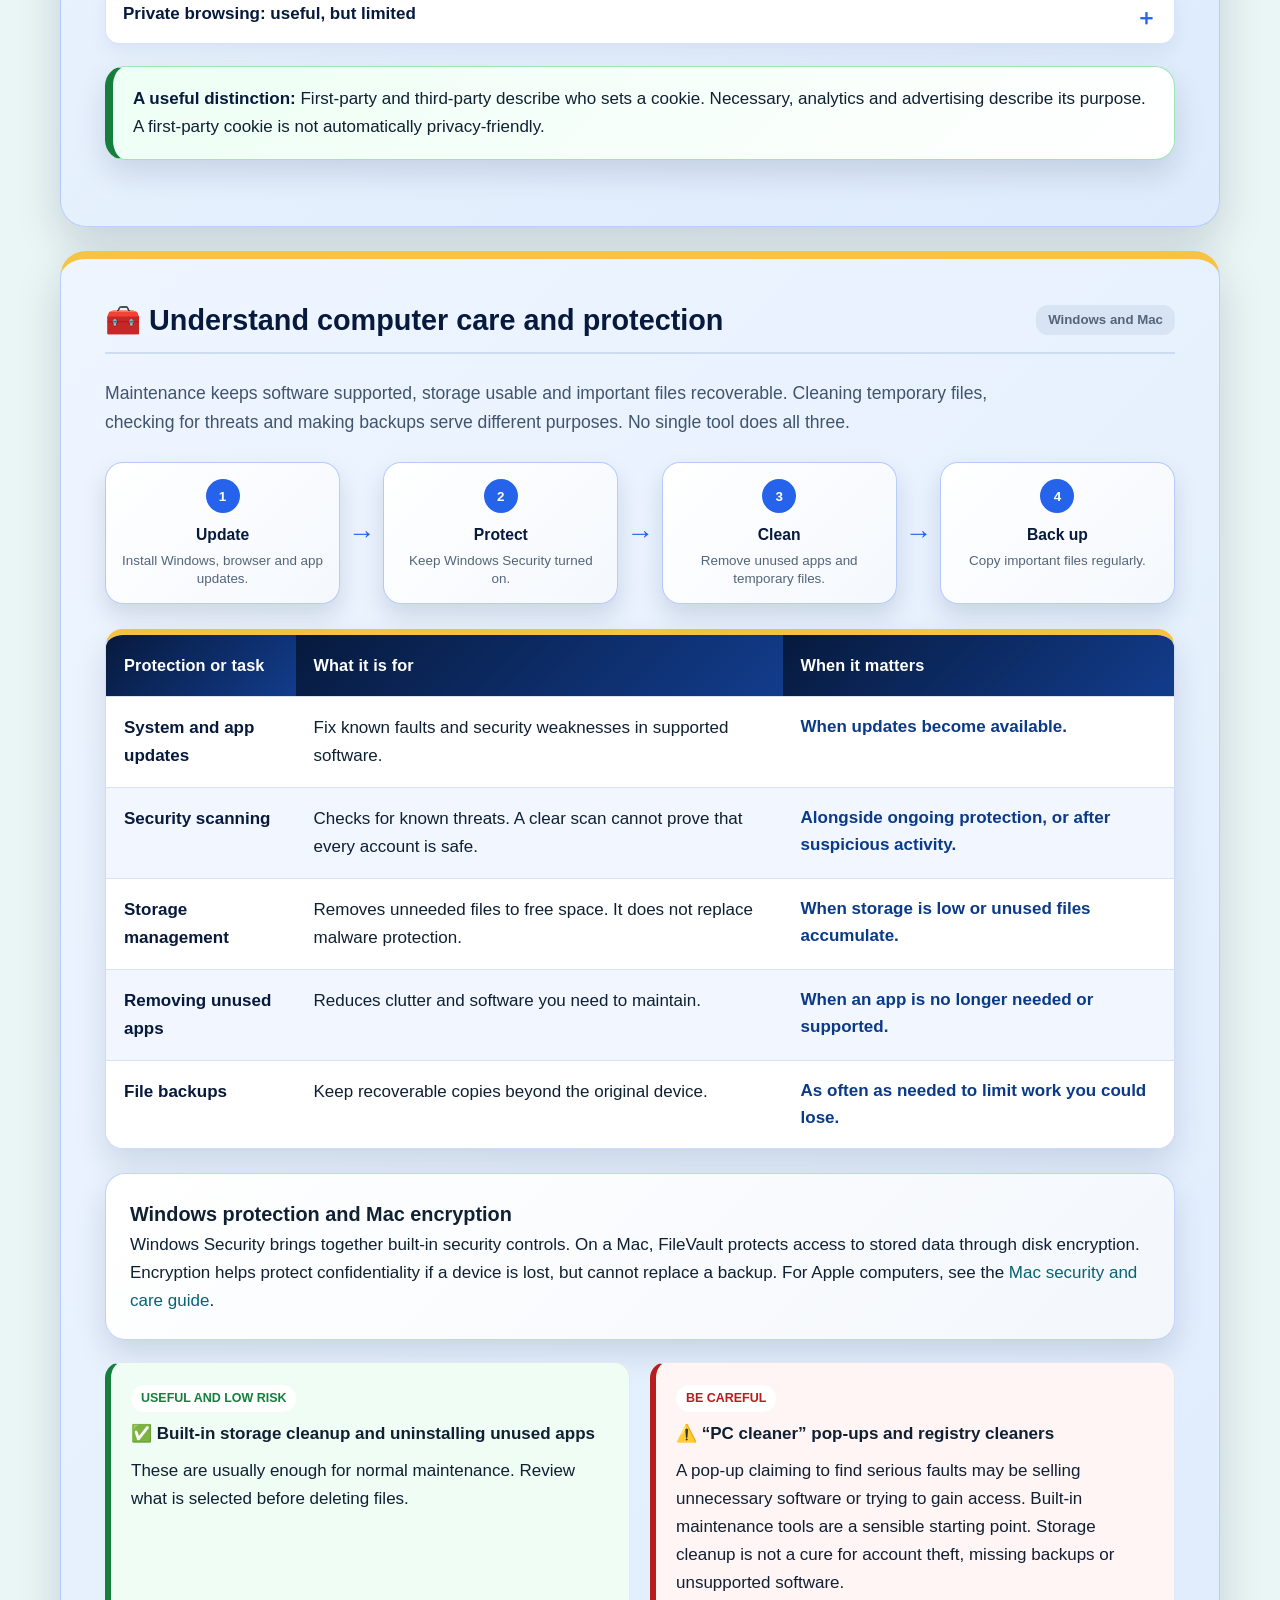
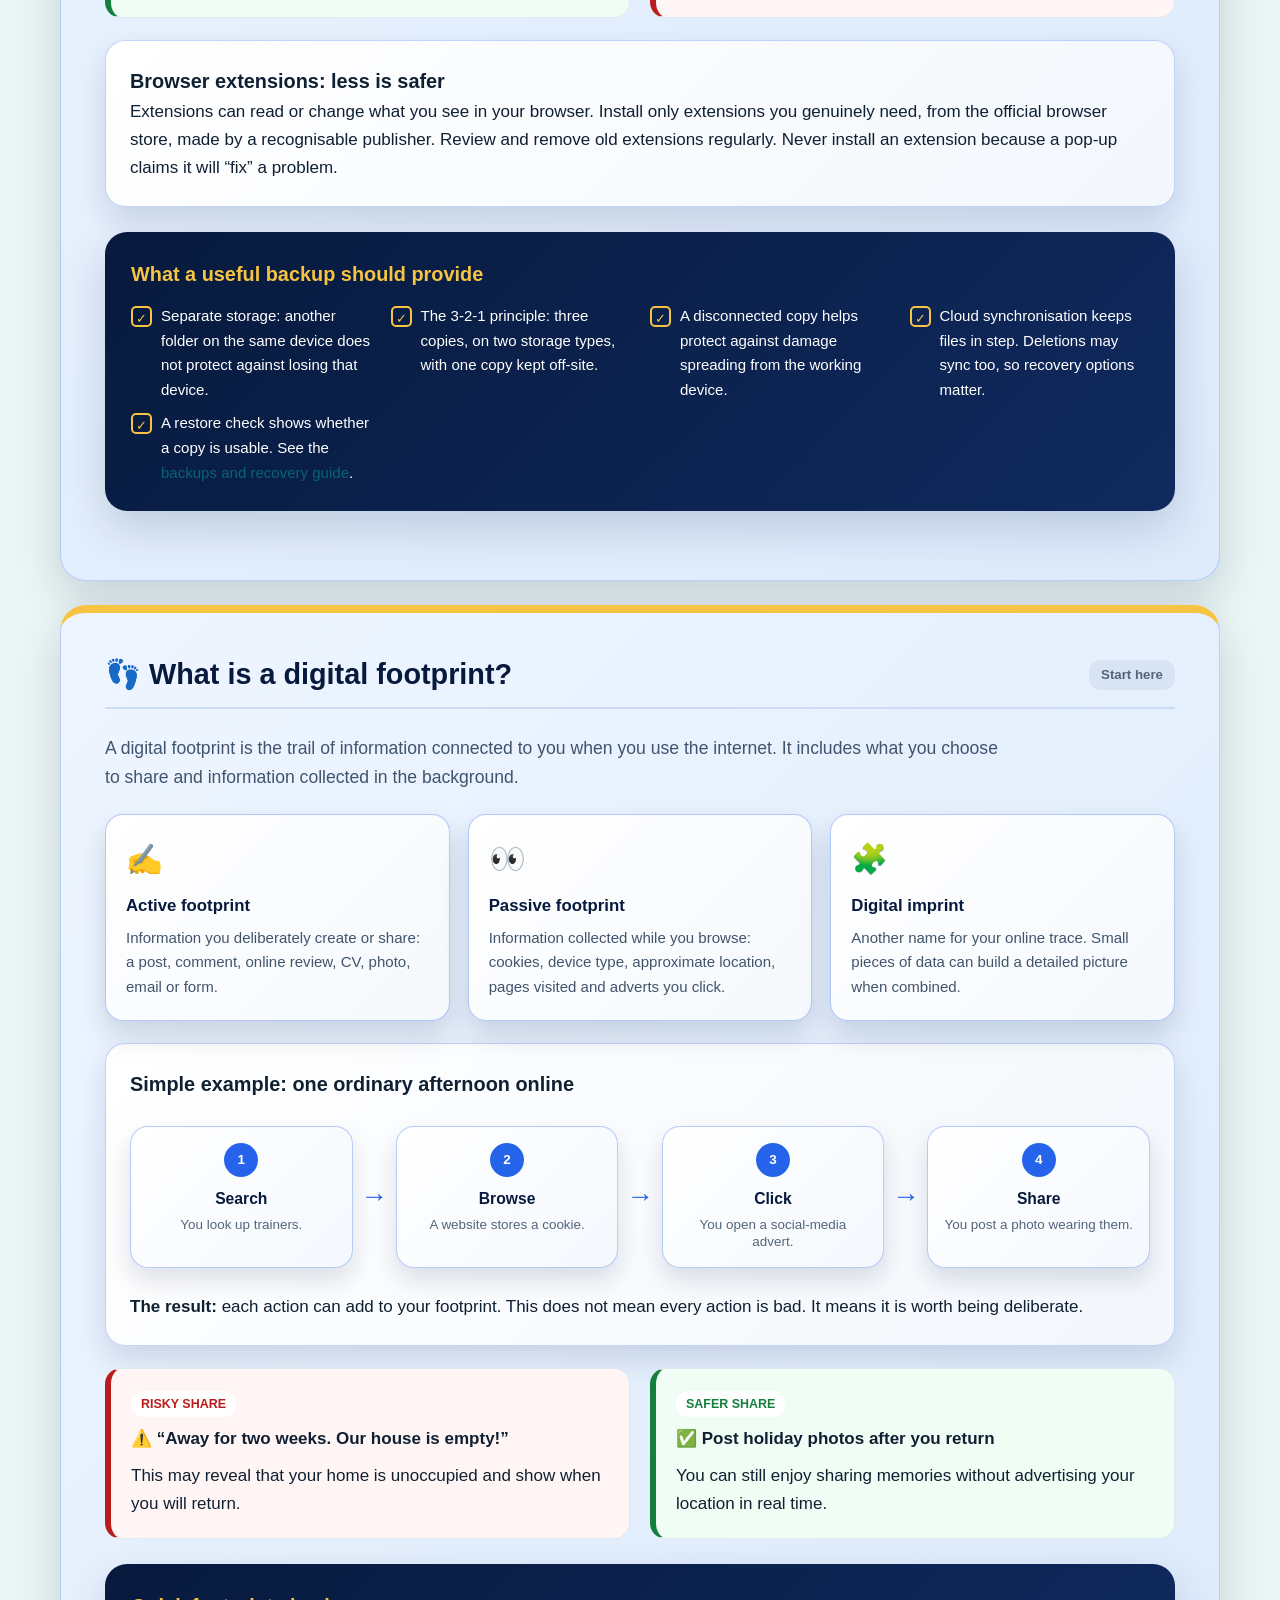
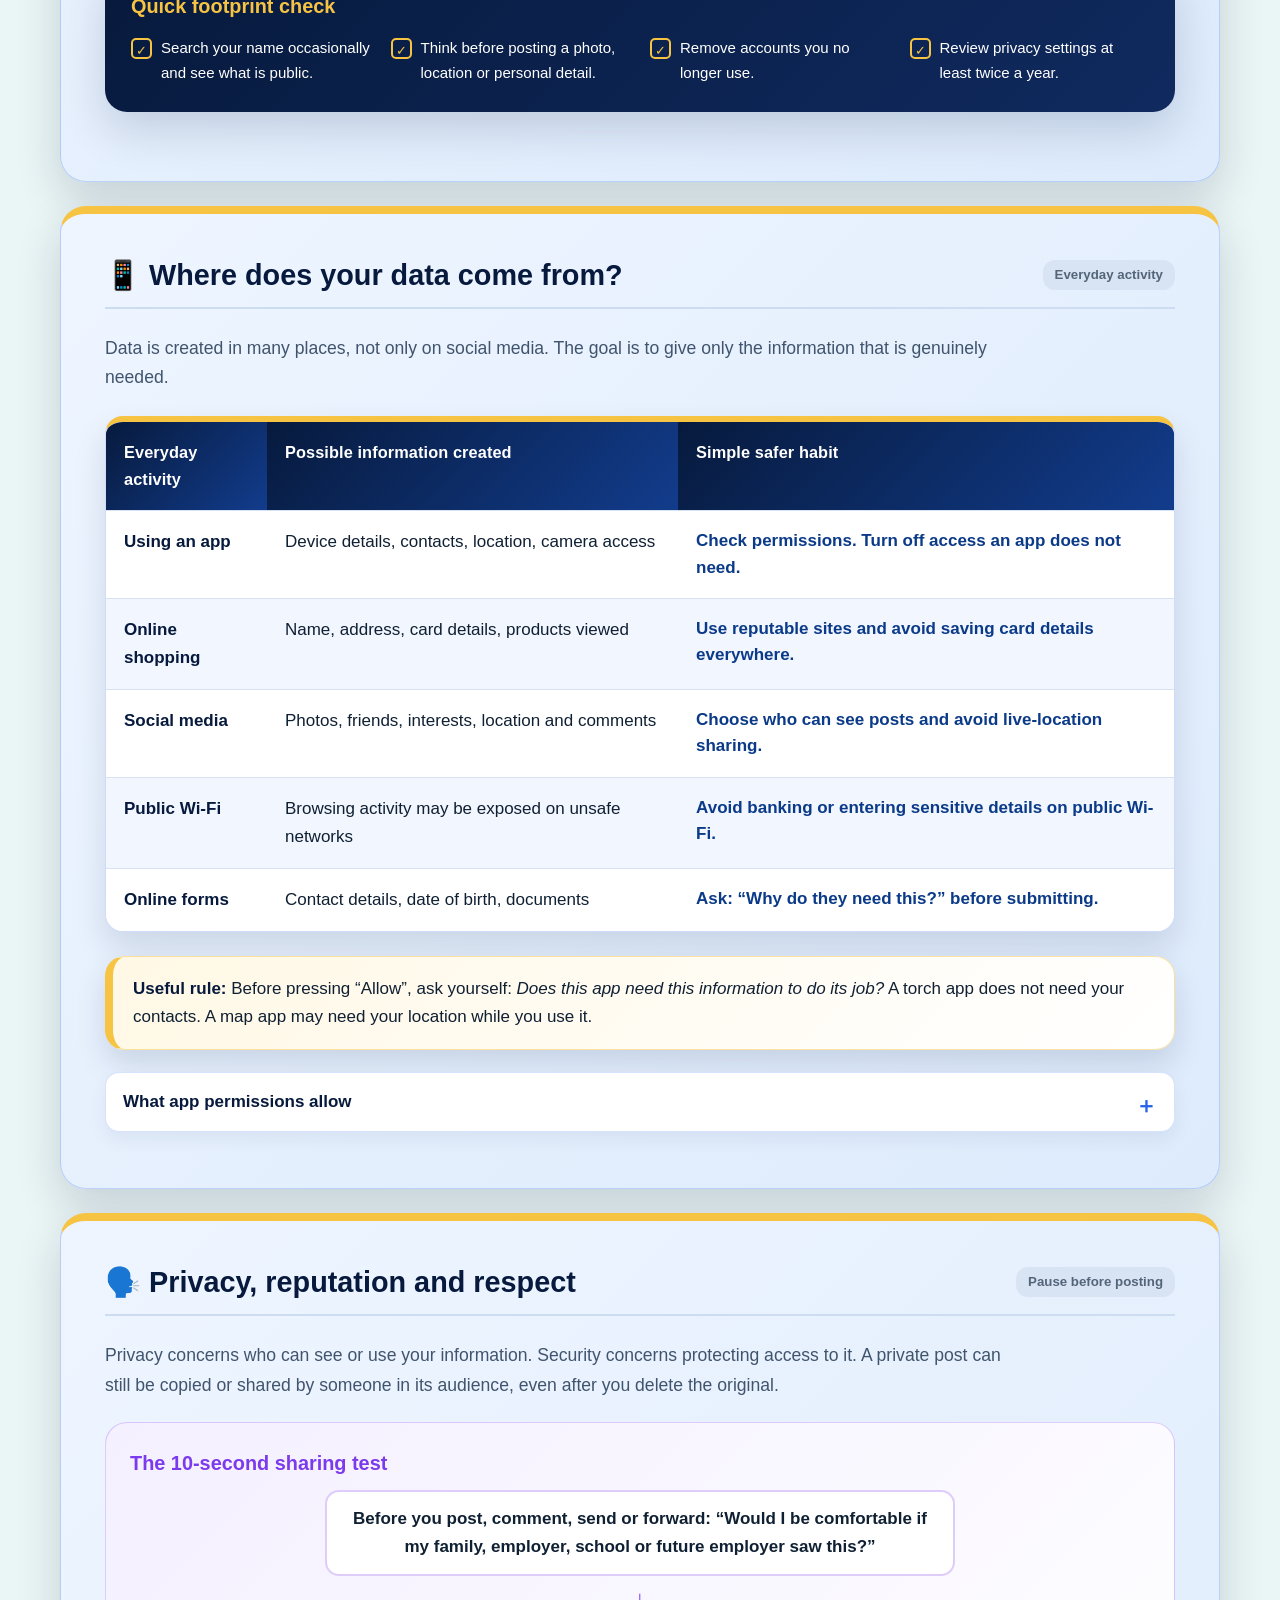
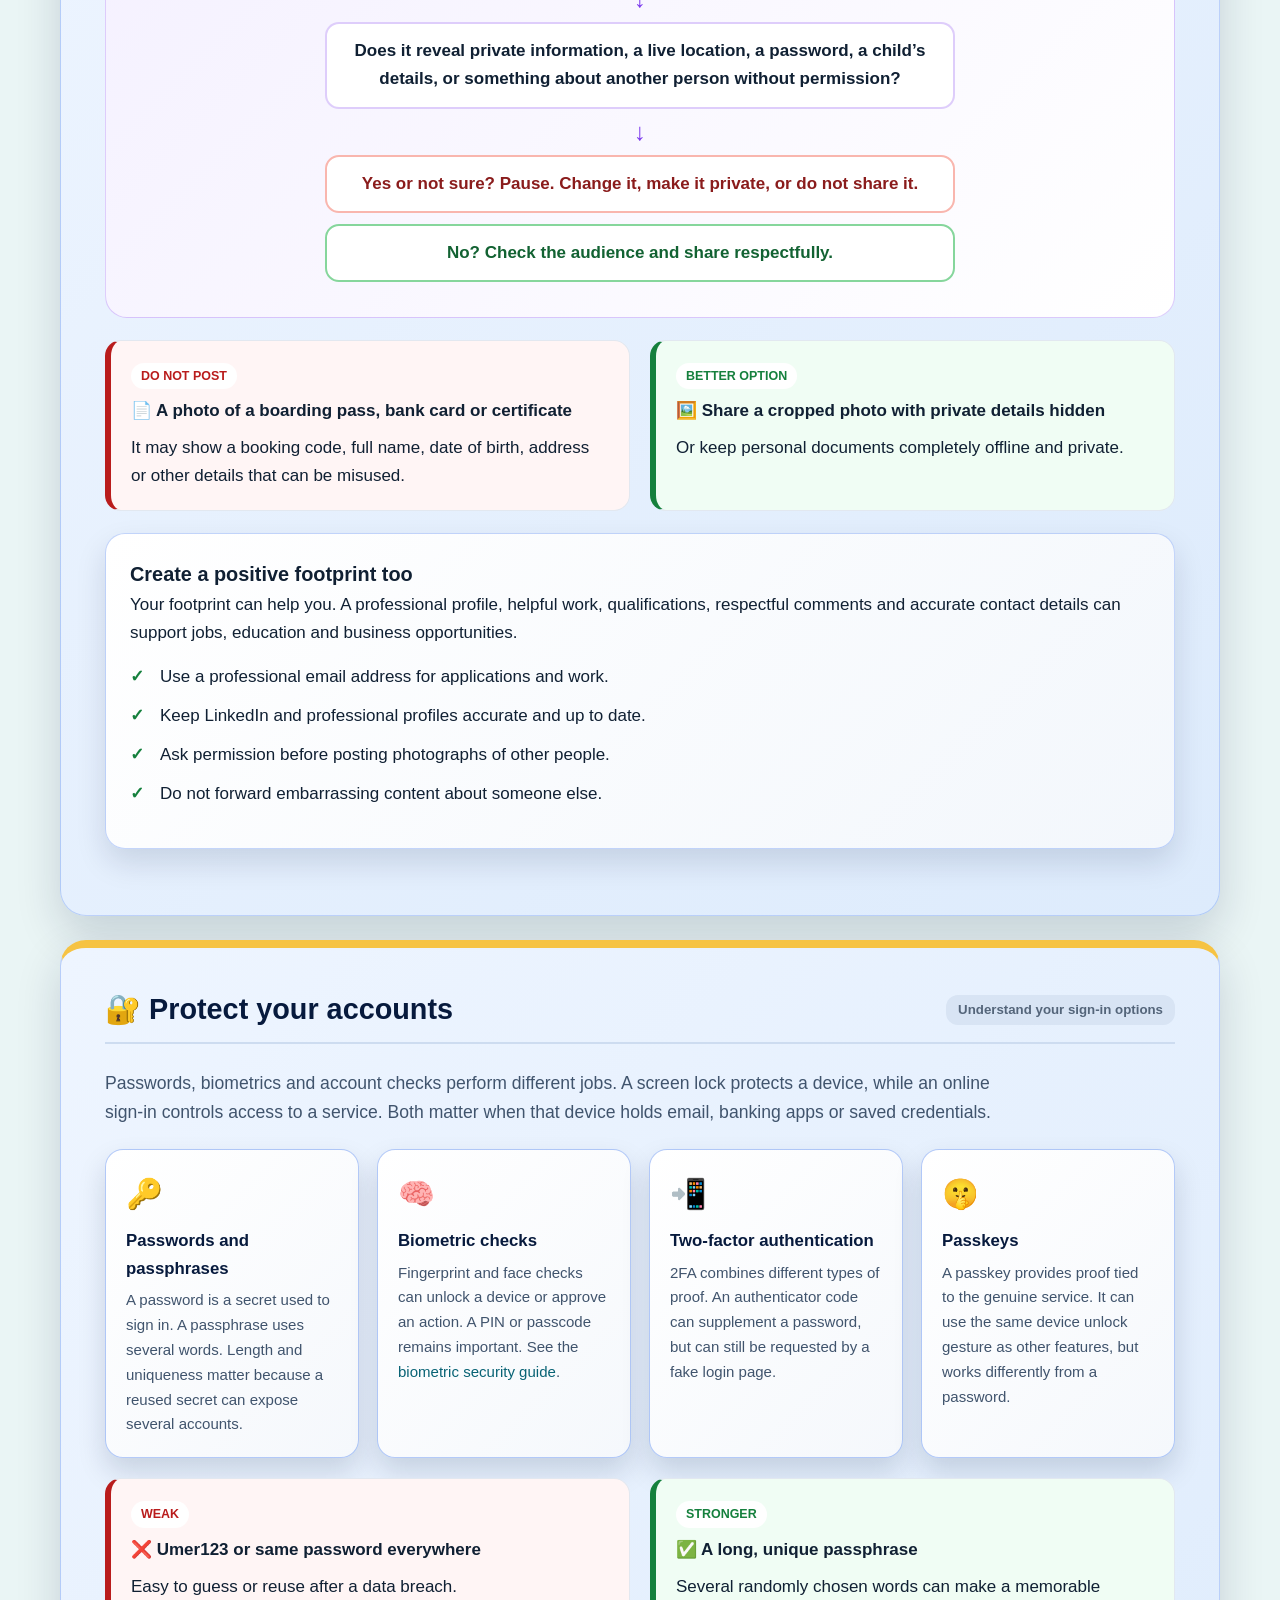
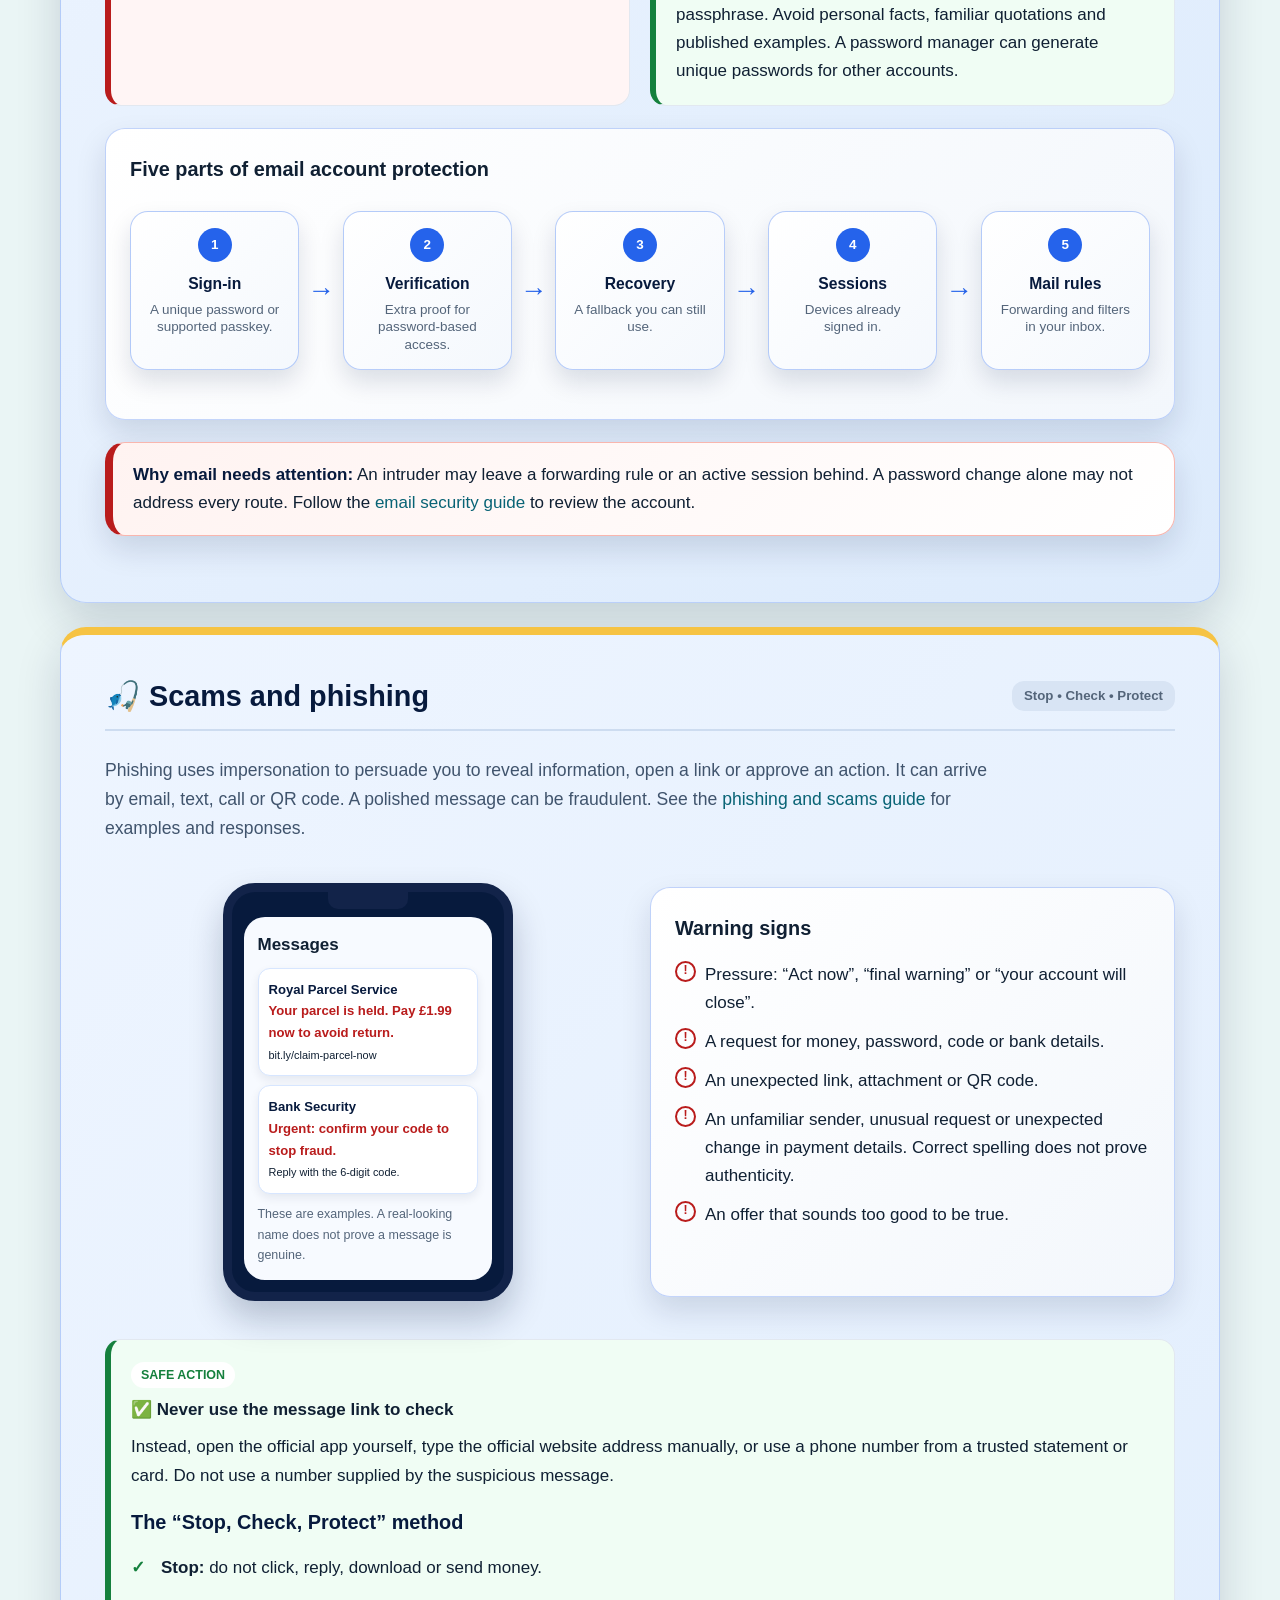
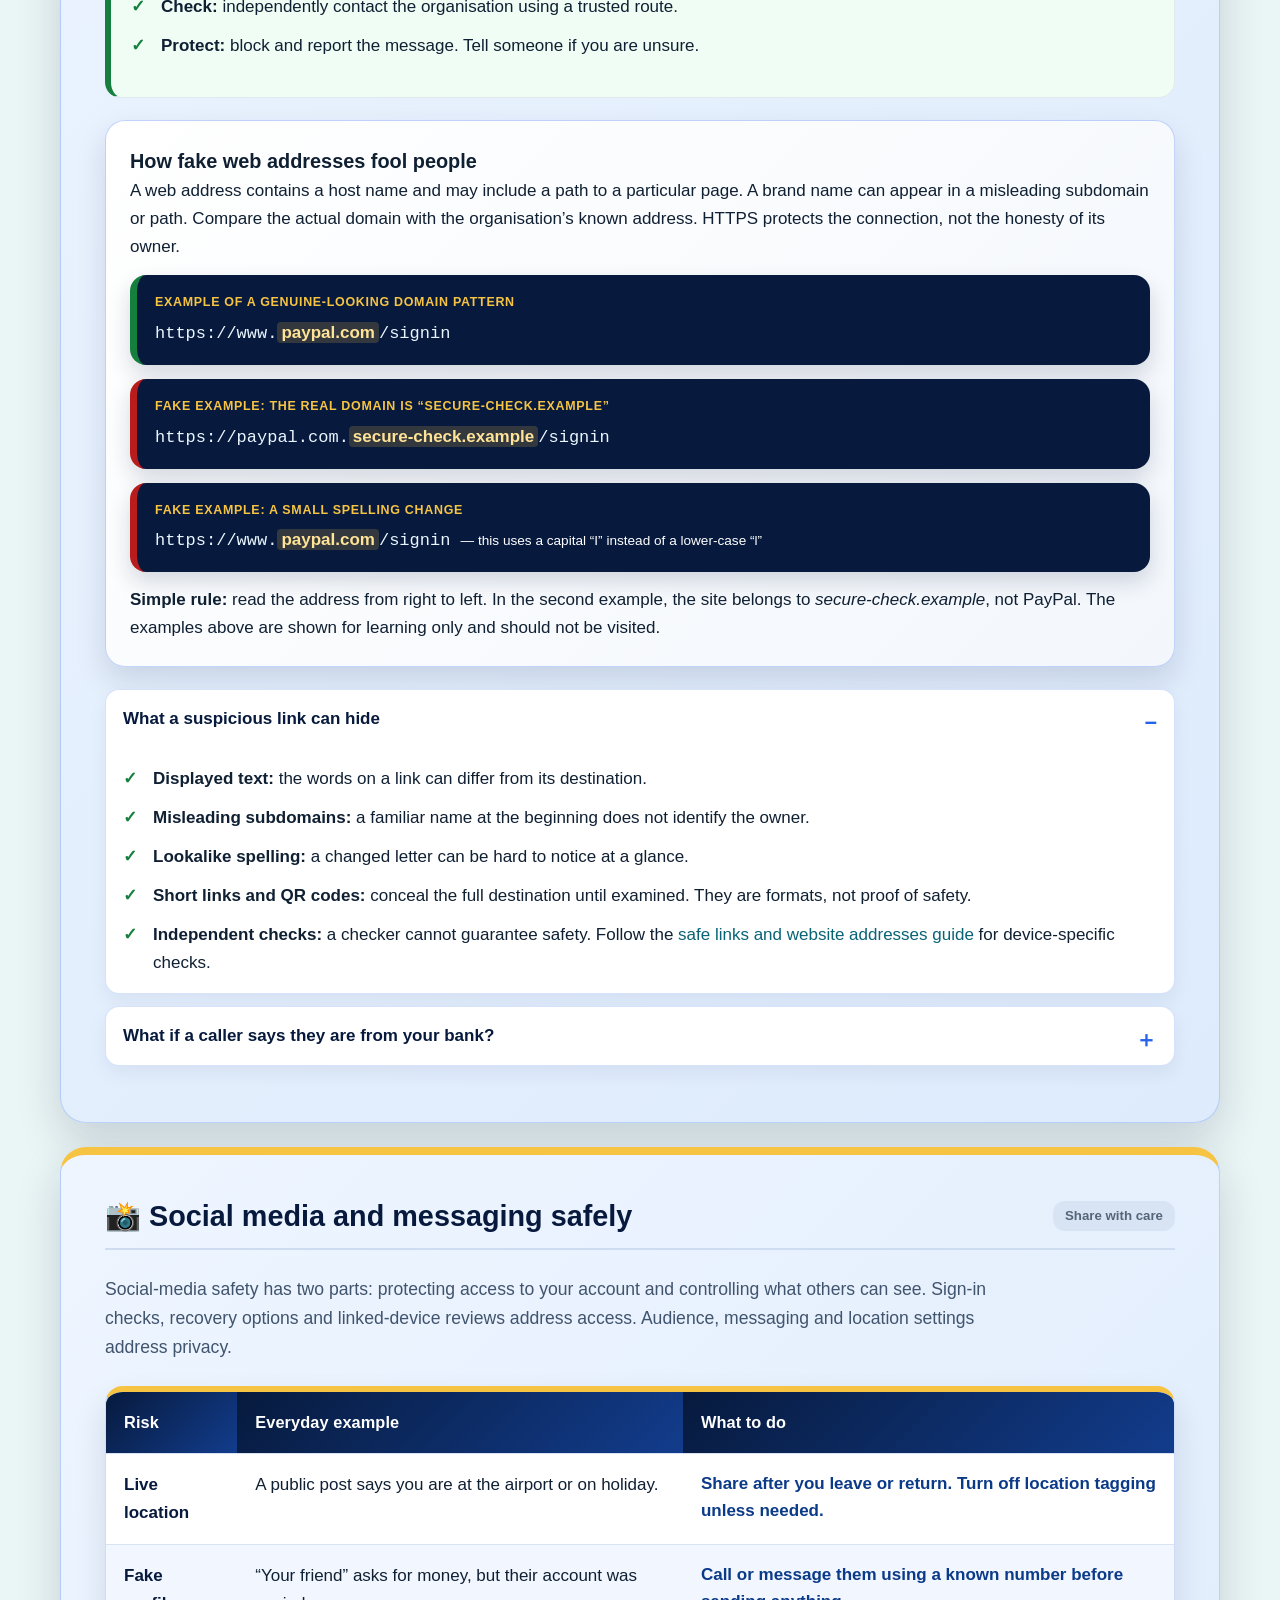
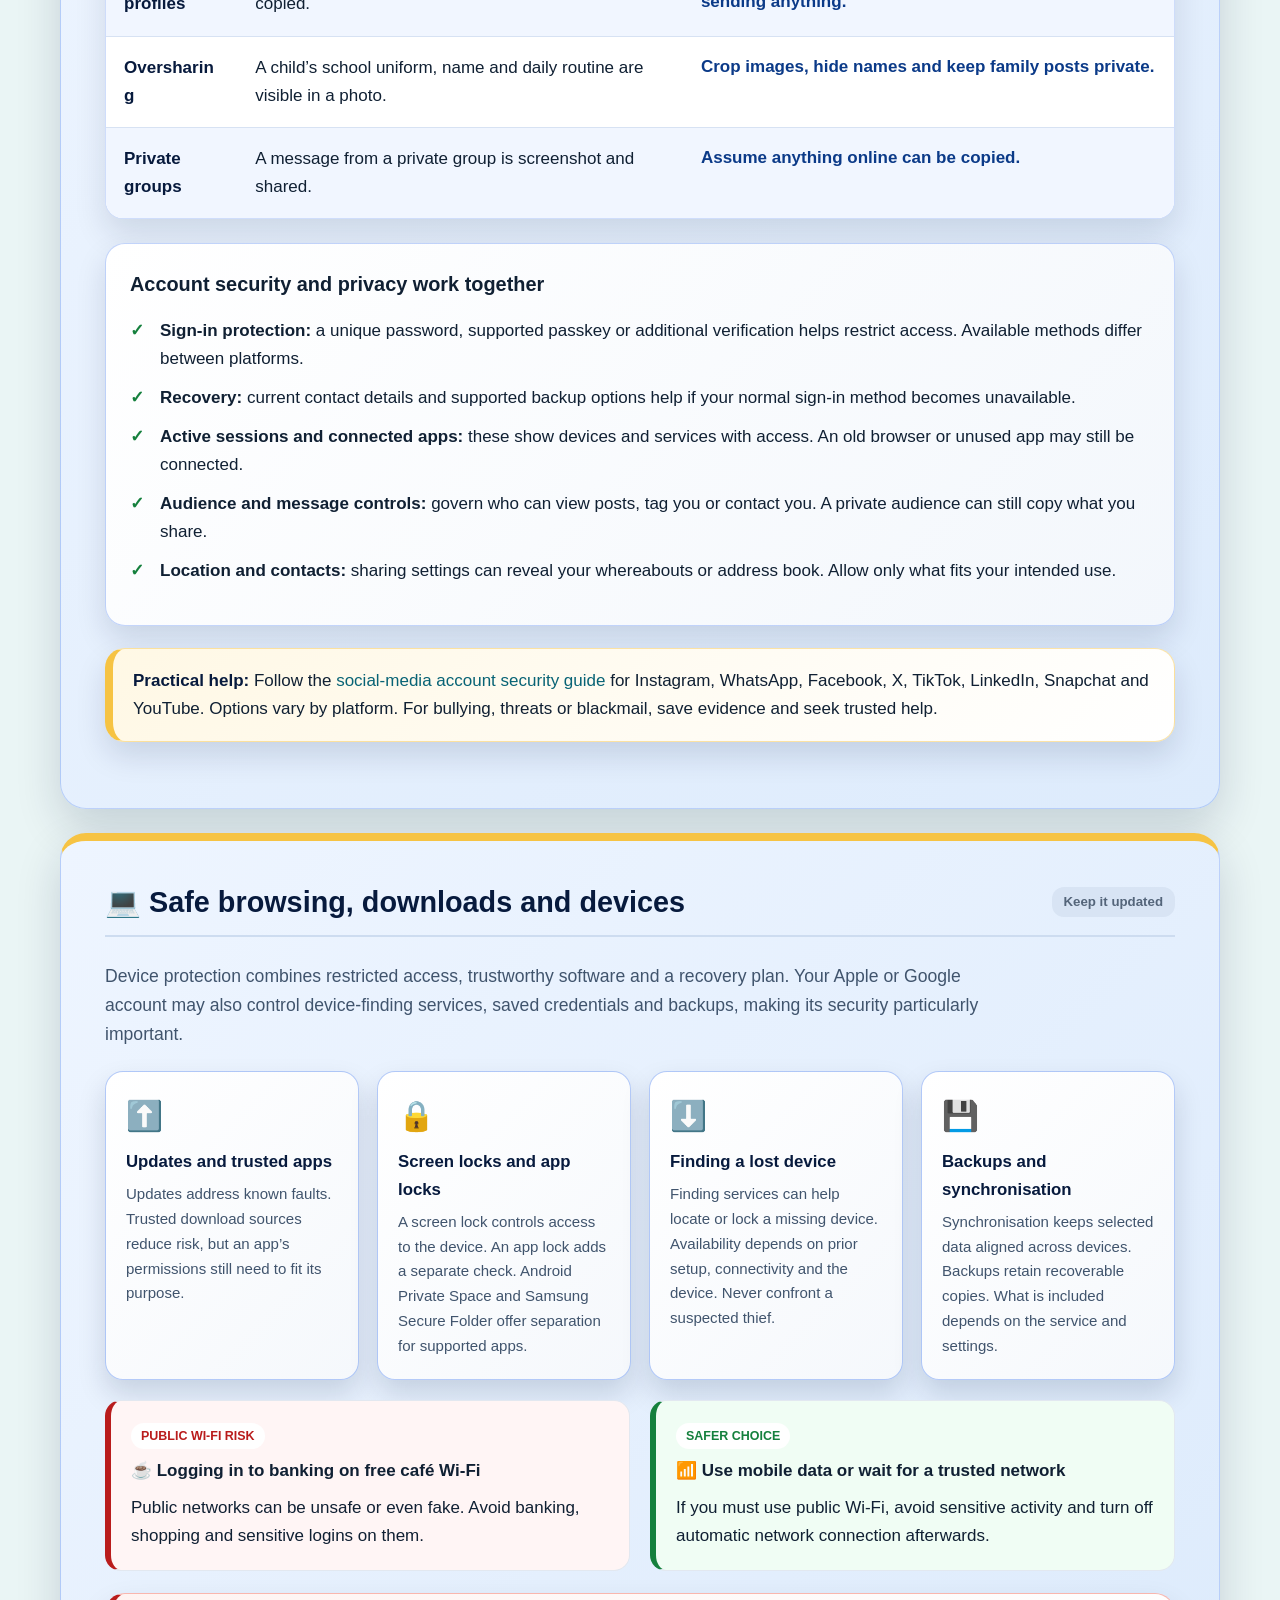
<file: digital-footprint.html>
<!doctype html><html lang="en-GB"><head><meta charset="utf-8"><meta name="viewport" content="width=device-width,initial-scale=1"><title>Your Digital Footprint: Stay Safe Online | Hawk Eyes Cyber Tech</title><meta name="description" content="Understand the online trail you leave behind, recognise everyday risks, and take simple steps to protect your accounts, money, privacy and reputation."><link rel="canonical" href="https://hwkeyes.com/digital-footprint.html"><meta property="og:title" content="Your Digital Footprint: Stay Safe Online"><meta property="og:description" content="Understand the online trail you leave behind, recognise everyday risks, and take simple steps to protect your accounts, money, privacy and reputation."><meta property="og:url" content="https://hwkeyes.com/digital-footprint.html"><meta property="og:image" content="https://hwkeyes.com/assets/og.png"><link rel="icon" href="assets/favicon.svg"><link rel="stylesheet" href="assets/styles.css?v=1.6.1"><link rel="stylesheet" href="assets/help-guides.css?v=1.6.1"><link rel="stylesheet" href="assets/hawk-adviser.css?v=1.6.1"><link rel="stylesheet" href="assets/footprint-reference.css"></head><body><header class="site-header" id="top">
<a aria-label="Hawk Eyes Cyber Tech home" class="brand" href="index.html">
<img alt="" class="brand-mark" decoding="async" height="58" src="assets/hawk-eyes-logo-small.webp" width="58"/>
<span class="brand-copy"><strong>HAWK <span>EYES CYBER TECH</span></strong><small>IT Repairs · Networks · Cybersecurity</small></span>
</a>
<nav aria-label="Main navigation" class="desktop-nav">
<a href="services.html">Services</a><a href="about.html">Who We Are</a><a href="index.html#process">How It Works</a><a href="help-guides.html">Help &amp; Guides</a><a href="contact.html">Contact</a>
</nav>
<a class="header-call" href="tel:+447706494349"><span>Speak to us</span>07706 49 43 49</a>
<a class="button button-small" href="https://calendar.app.google/uvvYfiRC657q7Sws6" rel="noopener" target="_blank">Book Repair Slot</a>
<details class="mobile-menu"><summary aria-label="Open navigation">Menu</summary><div><a href="services.html">Services</a><a href="about.html">Who We Are</a><a href="index.html#process">How It Works</a><a href="help-guides.html">Help &amp; Guides</a><a href="contact.html">Contact</a><a href="tel:+447706494349">Call 07706 49 43 49</a></div></details>
</header><main id="main"><section class="guide-hero footprint-hero"><a class="guide-back" href="help-guides.html">← Help &amp; Guides</a><h1>Your Digital Footprint: Stay Safe Online</h1><p>Understand the online trail you leave behind, recognise everyday risks, and take simple steps to protect your accounts, money, privacy and reputation.</p></section><div class="guide-content"><div class="container">
<section class="guide-panel" id="start">
<h2>What you will learn</h2><p>This page explains the ideas behind online safety: what the protections mean, why they matter and where their limits lie. For practical instructions, visit the <a href="online-security-guide.html">Online Security Guide and its step-by-step guides</a>.</p>
<div class="outcome-strip">
<div class="outcome-card"><div class="emoji">👣</div><strong>Understand</strong><span>What a digital footprint is and where it comes from.</span></div>
<div class="outcome-card"><div class="emoji">🔎</div><strong>Recognise</strong><span>Scams, unsafe links, fake messages and risky sharing.</span></div>
<div class="outcome-card"><div class="emoji">🛡️</div><strong>Protect</strong><span>Passwords, devices, accounts, money and personal data.</span></div>
<div class="outcome-card"><div class="emoji">🚨</div><strong>Respond</strong><span>Act quickly and calmly if something goes wrong.</span></div>
</div>
<div class="info-card"><strong>Remember:</strong> Your online activity tells a story about you. You can make that story safer and more positive by making small, regular choices.</div>
</section>
<nav aria-label="Lesson sections" class="index-panel">
<h2>Choose a topic</h2><p>Choose any topic for plain-English explanations, everyday examples and links to the relevant practical guides. You can read the sections in any order.</p>
<div class="grid-menu">
<a class="menu-btn" href="#footprint"><span class="menu-icon">👣</span><span><span class="btn-title">Your digital footprint</span><span class="btn-subtitle">Active and passive traces of your online life</span></span></a>
<a class="menu-btn" href="#data"><span class="menu-icon">📱</span><span><span class="btn-title">Where data comes from</span><span class="btn-subtitle">App permissions, browsing and personal data</span></span></a>
<a class="menu-btn" href="#essentials"><span class="menu-icon">🛡️</span><span><span class="btn-title">Secure essentials first</span><span class="btn-subtitle">Email, 2FA, passkeys, vaults and recovery</span></span></a>
<a class="menu-btn" href="#cookies"><span class="menu-icon">🍪</span><span><span class="btn-title">Cookies and browsers</span><span class="btn-subtitle">Cookies, cached files and private browsing</span></span></a>
<a class="menu-btn" href="#pc-care"><span class="menu-icon">🧰</span><span><span class="btn-title">Care for your computer</span><span class="btn-subtitle">Windows, Mac, encryption and backups</span></span></a>
<a class="menu-btn" href="#reputation"><span class="menu-icon">🗣️</span><span><span class="btn-title">Privacy and reputation</span><span class="btn-subtitle">Sharing, consent and your online reputation</span></span></a>
<a class="menu-btn" href="#passwords"><span class="menu-icon">🔐</span><span><span class="btn-title">Account protection</span><span class="btn-subtitle">Passwords, biometrics and email protection</span></span></a>
<a class="menu-btn" href="#scams"><span class="menu-icon">🎣</span><span><span class="btn-title">Scams and phishing</span><span class="btn-subtitle">Fake messages, QR codes and unsafe links</span></span></a>
<a class="menu-btn" href="#social"><span class="menu-icon">📸</span><span><span class="btn-title">Social media and messaging</span><span class="btn-subtitle">Account security, linked devices and privacy</span></span></a>
<a class="menu-btn" href="#devices"><span class="menu-icon">💻</span><span><span class="btn-title">Safe devices and Wi-Fi</span><span class="btn-subtitle">Android, iPhone, app locks and lost devices</span></span></a>
<a class="menu-btn" href="#shopping"><span class="menu-icon">🛒</span><span><span class="btn-title">Shopping and banking</span><span class="btn-subtitle">Banking apps, payment approvals and alerts</span></span></a>
<a class="menu-btn" href="#response"><span class="menu-icon">🚨</span><span><span class="btn-title">If something goes wrong</span><span class="btn-subtitle">Hacked accounts, lockouts and lost files</span></span></a>
</div>
</nav>
<section class="slide-section" id="essentials">
<div class="slide-header"><h2 class="slide-title">🛡️ Secure your essentials first</h2><span class="slide-badge">Highest priority</span></div>
<p class="lead">You do not need advanced technical skills. Start with the accounts that can unlock other accounts, hold your money, prove your identity or receive security codes.</p>
<div class="info-card"><strong>Start with these five:</strong> your main email, government-service logins, banking apps and websites, your password manager, and your mobile phone. If a criminal controls one of these, they may be able to reset other accounts.</div>
<div class="visual-flow"><div class="flow-card"><span class="n">1</span><strong>Email</strong><span>Used for password resets.</span></div><span class="arrow">→</span><div class="flow-card"><span class="n">2</span><strong>Phone</strong><span>Receives security checks.</span></div><span class="arrow">→</span><div class="flow-card"><span class="n">3</span><strong>Banking</strong><span>Protect money and alerts.</span></div><span class="arrow">→</span><div class="flow-card"><span class="n">4</span><strong>Government</strong><span>Protect identity records.</span></div><span class="arrow">→</span><div class="flow-card"><span class="n">5</span><strong>Password manager</strong><span>Protects every stored login.</span></div></div>
<div class="framework-box"><h3>Why a password alone may not be enough</h3><p>A stolen password can expose more than one service when it is reused. Two-factor authentication (2FA) adds proof from a different type of factor, such as a device you control. It reduces reliance on the password, but recovery settings and the way you respond to prompts still matter.</p><div class="two-col"><div class="ex-card poor"><span class="label">PASSWORD ONLY</span><div class="ex-title">🔓 A stolen password may be enough to log in</div><p>If a password is guessed, reused after a data breach or tricked out of someone, there is no second check.</p></div><div class="ex-card strong"><span class="label">PASSWORD + 2FA</span><div class="ex-title">🔐 The attacker also needs your second proof</div><p>An extra check makes a stolen password less useful. However, scammers may also ask for a code or trick someone into approving a sign-in.</p></div></div></div>
<details><summary>Authenticator apps: what their codes mean</summary><ol class="action-list"><li>An <strong>authenticator app</strong> generates temporary sign-in codes for accounts that support it.</li><li>A code usually accompanies your password. It is not a replacement password or a recovery code.</li><li>Many codes change about every 30 seconds and can be generated without a mobile signal.</li><li>The setup QR code contains a secret used to create codes. Treat it as sensitive information.</li><li>A convincing fake login page can ask for both your password and the current code.</li><li>Transfer and backup options differ between apps. Losing a phone may affect access to your accounts.</li><li>An independent recovery method helps if the app or the account holding its backup becomes unavailable.</li></ol><p><strong>Ready to set it up?</strong> Follow the <a href="online-security-guide.html#two-step">two-factor authentication guide</a> for the practical steps.</p></details>
<div class="info-card caution"><strong>Never share security codes:</strong> a real bank, government service, email provider or password manager should not ask you to read out, forward or type a one-time code into an unexpected call, message or website.</div>
<div class="framework-box"><h3>Recovery methods are spare keys</h3><p>Recovery options help prove ownership when your usual sign-in method is unavailable. They deserve the same care as your main login. Account recovery restores access to a service, while a file backup helps recover its contents.</p><ul class="action-list"><li>A <strong>recovery email</strong> is another inbox you can still access if your main account is locked.</li><li>A <strong>recovery phone number</strong> needs to stay current when you change numbers or providers.</li><li>A <strong>backup code</strong> is an emergency credential. Availability, length and use vary by service.</li><li>Keep a recovery route independent of the phone or account it is intended to recover.</li><li>Before changing devices, check your fallback options. See the <a href="online-security-guide.html#recovery">account recovery and safety codes guide</a>.</li></ul></div>
<div class="framework-box"><h3>What are passkeys?</h3><p>A passkey is a digital sign-in credential linked to a particular service. Your device can authorise its use with a fingerprint, face check or PIN. The website receives cryptographic proof, not your fingerprint or device PIN. Passkeys resist phishing because they are bound to the genuine service.</p><ol class="action-list"><li>A passkey replaces a typed password for supported sign-ins. It is not a six-digit authenticator code.</li><li>A <strong>synced passkey</strong> can be available through a provider on compatible devices.</li><li>A <strong>device-bound passkey</strong> remains on one device or security key, so another access route matters.</li><li>A biometric check authorises use of the passkey locally. The biometric itself is not the passkey.</li><li>Recovery depends on your provider and setup. Losing a device does not have the same outcome for everyone.</li></ol><p><strong>Practical guide:</strong> <a href="online-security-guide.html#passkeys">Set up and use passkeys</a>. Choose the route for your device and retain a recovery option.</p></div>
<div class="framework-box"><h3>Password management: make remembering easier, not weaker</h3><p>A password manager stores credentials in an encrypted vault and can generate a different password for each account. Browser and device managers can be suitable choices. A dedicated manager such as <strong>Bitwarden</strong> may suit people using several browsers or device types.</p><ul class="action-list"><li>A <strong>master password</strong> protects access to a vault. It should be long, unique and kept private.</li><li><strong>Autofill</strong> supplies saved credentials to matching sites or apps, reducing the need to copy them.</li><li>A Bitwarden two-step recovery code disables its second-step requirement. It does not replace a forgotten master password.</li><li>For vault creation, protection and everyday use, follow the <a href="online-security-guide.html#password-manager">Bitwarden step-by-step guide</a>.</li></ul></div>
</section>
<section class="slide-section" id="cookies">
<div class="slide-header"><h2 class="slide-title">🍪 Cookies and the data your browser keeps</h2><span class="slide-badge">Browser basics</span></div>
<p class="lead">A cookie is a small piece of information that a website saves in your browser. It can help a site remember you, but it can also be used to track browsing activity for advertising or analytics.</p>
<div class="card-grid"><article class="guide-card"><span class="big-icon">🛒</span><h3>Useful cookies</h3><p>They remember items in a shopping basket, language choice or that you are signed in during a visit.</p></article><article class="guide-card"><span class="big-icon">📊</span><h3>Analytics cookies</h3><p>They help a site understand how people use its pages so it can improve them.</p></article><article class="guide-card"><span class="big-icon">🎯</span><h3>Advertising cookies</h3><p>They can help build a picture of interests and show more targeted adverts across sites.</p></article></div>
<div class="info-card"><strong>Privacy and security:</strong> Cookies are stored data, not programs. Some support essential functions, while others support measurement or advertising. A stolen sign-in cookie can expose a session. Clearing cookies does not erase information already held by a website.</div>
<div class="framework-box"><h3>Before you clear cookies</h3><p>Clearing cookies can sign you out and remove preferences. History, cached files and saved passwords are separate categories. The <a href="online-security-guide.html#cookies">cookies and browser cleanup guide</a> explains the practical choices for different devices.</p></div>
<details><summary>Cookies, cache and history: different jobs</summary><ol class="action-list"><li><strong>Cookies</strong> help a website remember a session, preference or identifier.</li><li><strong>Cached files</strong> are saved copies of page resources, such as images, that can speed up loading.</li><li><strong>History</strong> is the browser’s record of pages visited in ordinary browsing.</li><li><strong>Saved passwords</strong> are login credentials, managed separately from cookies.</li><li>The selected data category matters more than the general label “clear browsing data”.</li></ol></details>
<details><summary>What clearing browser data changes</summary><ol class="action-list"><li>Removing cookies may end sessions and reset language choices or other preferences.</li><li>Clearing cached files can help with a stale page, but the browser may download those files again.</li><li>Deleting local history does not remove records held by websites or account providers.</li><li>Choosing saved passwords for deletion can remove credentials you still need.</li><li>Access to your password manager and second factor helps you sign back in after cleanup.</li></ol></details>
<details><summary>Private browsing: useful, but limited</summary><ol class="action-list"><li>Private browsing separates the session from ordinary browsing and limits traces kept in the browser.</li><li>In Chrome, session cookies and site data are discarded when all Incognito windows close.</li><li>Downloaded files and saved bookmarks remain. Websites can recognise you when you sign in.</li><li>Private browsing does not make you anonymous or protect you from scams and unsafe downloads.</li></ol></details>
<div class="info-card success"><strong>A useful distinction:</strong> First-party and third-party describe who sets a cookie. Necessary, analytics and advertising describe its purpose. A first-party cookie is not automatically privacy-friendly.</div>
</section>
<section class="slide-section" id="pc-care">
<div class="slide-header"><h2 class="slide-title">🧰 Understand computer care and protection</h2><span class="slide-badge">Windows and Mac</span></div>
<p class="lead">Maintenance keeps software supported, storage usable and important files recoverable. Cleaning temporary files, checking for threats and making backups serve different purposes. No single tool does all three.</p>
<div class="visual-flow"><div class="flow-card"><span class="n">1</span><strong>Update</strong><span>Install Windows, browser and app updates.</span></div><span class="arrow">→</span><div class="flow-card"><span class="n">2</span><strong>Protect</strong><span>Keep Windows Security turned on.</span></div><span class="arrow">→</span><div class="flow-card"><span class="n">3</span><strong>Clean</strong><span>Remove unused apps and temporary files.</span></div><span class="arrow">→</span><div class="flow-card"><span class="n">4</span><strong>Back up</strong><span>Copy important files regularly.</span></div></div>
<div class="table-wrap"><table><thead><tr><th>Protection or task</th><th>What it is for</th><th>When it matters</th></tr></thead><tbody><tr><td>System and app updates</td><td>Fix known faults and security weaknesses in supported software.</td><td>When updates become available.</td></tr><tr><td>Security scanning</td><td>Checks for known threats. A clear scan cannot prove that every account is safe.</td><td>Alongside ongoing protection, or after suspicious activity.</td></tr><tr><td>Storage management</td><td>Removes unneeded files to free space. It does not replace malware protection.</td><td>When storage is low or unused files accumulate.</td></tr><tr><td>Removing unused apps</td><td>Reduces clutter and software you need to maintain.</td><td>When an app is no longer needed or supported.</td></tr><tr><td>File backups</td><td>Keep recoverable copies beyond the original device.</td><td>As often as needed to limit work you could lose.</td></tr></tbody></table></div>
<div class="framework-box"><h3>Windows protection and Mac encryption</h3><p>Windows Security brings together built-in security controls. On a Mac, FileVault protects access to stored data through disk encryption. Encryption helps protect confidentiality if a device is lost, but cannot replace a backup. For Apple computers, see the <a href="online-security-guide.html#mac">Mac security and care guide</a>.</p></div>
<div class="two-col"><div class="ex-card strong"><span class="label">USEFUL AND LOW RISK</span><div class="ex-title">✅ Built-in storage cleanup and uninstalling unused apps</div><p>These are usually enough for normal maintenance. Review what is selected before deleting files.</p></div><div class="ex-card poor"><span class="label">BE CAREFUL</span><div class="ex-title">⚠️ “PC cleaner” pop-ups and registry cleaners</div><p>A pop-up claiming to find serious faults may be selling unnecessary software or trying to gain access. Built-in maintenance tools are a sensible starting point. Storage cleanup is not a cure for account theft, missing backups or unsupported software.</p></div></div>
<div class="framework-box"><h3>Browser extensions: less is safer</h3><p>Extensions can read or change what you see in your browser. Install only extensions you genuinely need, from the official browser store, made by a recognisable publisher. Review and remove old extensions regularly. Never install an extension because a pop-up claims it will “fix” a problem.</p></div>
<div class="checklist"><h3>What a useful backup should provide</h3><div class="check-grid"><div class="check-item"><span class="check">✓</span><span>Separate storage: another folder on the same device does not protect against losing that device.</span></div><div class="check-item"><span class="check">✓</span><span>The 3-2-1 principle: three copies, on two storage types, with one copy kept off-site.</span></div><div class="check-item"><span class="check">✓</span><span>A disconnected copy helps protect against damage spreading from the working device.</span></div><div class="check-item"><span class="check">✓</span><span>Cloud synchronisation keeps files in step. Deletions may sync too, so recovery options matter.</span></div><div class="check-item"><span class="check">✓</span><span>A restore check shows whether a copy is usable. See the <a href="online-security-guide.html#backups">backups and recovery guide</a>.</span></div></div></div>
</section>
<section class="slide-section" id="footprint">
<div class="slide-header"><h2 class="slide-title">👣 What is a digital footprint?</h2><span class="slide-badge">Start here</span></div>
<p class="lead">A digital footprint is the trail of information connected to you when you use the internet. It includes what you choose to share and information collected in the background.</p>
<div class="card-grid">
<article class="guide-card"><span class="big-icon">✍️</span><h3>Active footprint</h3><p>Information you deliberately create or share: a post, comment, online review, CV, photo, email or form.</p></article>
<article class="guide-card"><span class="big-icon">👀</span><h3>Passive footprint</h3><p>Information collected while you browse: cookies, device type, approximate location, pages visited and adverts you click.</p></article>
<article class="guide-card"><span class="big-icon">🧩</span><h3>Digital imprint</h3><p>Another name for your online trace. Small pieces of data can build a detailed picture when combined.</p></article>
</div>
<div class="framework-box"><h3>Simple example: one ordinary afternoon online</h3><div class="visual-flow"><div class="flow-card"><span class="n">1</span><strong>Search</strong><span>You look up trainers.</span></div><span class="arrow">→</span><div class="flow-card"><span class="n">2</span><strong>Browse</strong><span>A website stores a cookie.</span></div><span class="arrow">→</span><div class="flow-card"><span class="n">3</span><strong>Click</strong><span>You open a social-media advert.</span></div><span class="arrow">→</span><div class="flow-card"><span class="n">4</span><strong>Share</strong><span>You post a photo wearing them.</span></div></div><p><strong>The result:</strong> each action can add to your footprint. This does not mean every action is bad. It means it is worth being deliberate.</p></div>
<div class="two-col"><div class="ex-card poor"><span class="label">RISKY SHARE</span><div class="ex-title">⚠️ “Away for two weeks. Our house is empty!”</div><p>This may reveal that your home is unoccupied and show when you will return.</p></div><div class="ex-card strong"><span class="label">SAFER SHARE</span><div class="ex-title">✅ Post holiday photos after you return</div><p>You can still enjoy sharing memories without advertising your location in real time.</p></div></div>
<div class="checklist"><h3>Quick footprint check</h3><div class="check-grid"><div class="check-item"><span class="check">✓</span><span>Search your name occasionally and see what is public.</span></div><div class="check-item"><span class="check">✓</span><span>Think before posting a photo, location or personal detail.</span></div><div class="check-item"><span class="check">✓</span><span>Remove accounts you no longer use.</span></div><div class="check-item"><span class="check">✓</span><span>Review privacy settings at least twice a year.</span></div></div></div>
</section>
<section class="slide-section" id="data">
<div class="slide-header"><h2 class="slide-title">📱 Where does your data come from?</h2><span class="slide-badge">Everyday activity</span></div>
<p class="lead">Data is created in many places, not only on social media. The goal is to give only the information that is genuinely needed.</p>
<div class="table-wrap"><table><thead><tr><th>Everyday activity</th><th>Possible information created</th><th>Simple safer habit</th></tr></thead><tbody><tr><td>Using an app</td><td>Device details, contacts, location, camera access</td><td>Check permissions. Turn off access an app does not need.</td></tr><tr><td>Online shopping</td><td>Name, address, card details, products viewed</td><td>Use reputable sites and avoid saving card details everywhere.</td></tr><tr><td>Social media</td><td>Photos, friends, interests, location and comments</td><td>Choose who can see posts and avoid live-location sharing.</td></tr><tr><td>Public Wi-Fi</td><td>Browsing activity may be exposed on unsafe networks</td><td>Avoid banking or entering sensitive details on public Wi-Fi.</td></tr><tr><td>Online forms</td><td>Contact details, date of birth, documents</td><td>Ask: “Why do they need this?” before submitting.</td></tr></tbody></table></div>
<div class="info-card"><strong>Useful rule:</strong> Before pressing “Allow”, ask yourself: <em>Does this app need this information to do its job?</em> A torch app does not need your contacts. A map app may need your location while you use it.</div>
<details><summary>What app permissions allow</summary><ol class="action-list"><li><strong>Camera and microphone:</strong> support calls, photographs and recording when access is allowed.</li><li><strong>Location:</strong> may provide an approximate area or precise position, depending on your choice.</li><li><strong>Contacts and photos:</strong> can expose information about other people as well as you.</li><li><strong>Background access:</strong> can let a feature work when you are not actively using the app.</li><li>Choose access that fits the task. Practical routes: <a href="online-security-guide.html#android">Android security</a> or <a href="online-security-guide.html#iphone">iPhone and iPad security</a>.</li></ol></details>
</section>
<section class="slide-section" id="reputation">
<div class="slide-header"><h2 class="slide-title">🗣️ Privacy, reputation and respect</h2><span class="slide-badge">Pause before posting</span></div>
<p class="lead">Privacy concerns who can see or use your information. Security concerns protecting access to it. A private post can still be copied or shared by someone in its audience, even after you delete the original.</p>
<div class="decision"><h3>The 10-second sharing test</h3><div class="decision-node">Before you post, comment, send or forward: “Would I be comfortable if my family, employer, school or future employer saw this?”</div><div class="decision-arrow">↓</div><div class="decision-node">Does it reveal private information, a live location, a password, a child’s details, or something about another person without permission?</div><div class="decision-arrow">↓</div><div class="decision-node bad">Yes or not sure? Pause. Change it, make it private, or do not share it.</div><div class="decision-node good">No? Check the audience and share respectfully.</div></div>
<div class="two-col"><div class="ex-card poor"><span class="label">DO NOT POST</span><div class="ex-title">📄 A photo of a boarding pass, bank card or certificate</div><p>It may show a booking code, full name, date of birth, address or other details that can be misused.</p></div><div class="ex-card strong"><span class="label">BETTER OPTION</span><div class="ex-title">🖼️ Share a cropped photo with private details hidden</div><p>Or keep personal documents completely offline and private.</p></div></div>
<div class="framework-box"><h3>Create a positive footprint too</h3><p>Your footprint can help you. A professional profile, helpful work, qualifications, respectful comments and accurate contact details can support jobs, education and business opportunities.</p><ul class="action-list"><li>Use a professional email address for applications and work.</li><li>Keep LinkedIn and professional profiles accurate and up to date.</li><li>Ask permission before posting photographs of other people.</li><li>Do not forward embarrassing content about someone else.</li></ul></div>
</section>
<section class="slide-section" id="passwords">
<div class="slide-header"><h2 class="slide-title">🔐 Protect your accounts</h2><span class="slide-badge">Understand your sign-in options</span></div>
<p class="lead">Passwords, biometrics and account checks perform different jobs. A screen lock protects a device, while an online sign-in controls access to a service. Both matter when that device holds email, banking apps or saved credentials.</p>
<div class="card-grid"><article class="guide-card"><span class="big-icon">🔑</span><h3>Passwords and passphrases</h3><p>A password is a secret used to sign in. A passphrase uses several words. Length and uniqueness matter because a reused secret can expose several accounts.</p></article><article class="guide-card"><span class="big-icon">🧠</span><h3>Biometric checks</h3><p>Fingerprint and face checks can unlock a device or approve an action. A PIN or passcode remains important. See the <a href="online-security-guide.html#biometrics">biometric security guide</a>.</p></article><article class="guide-card"><span class="big-icon">📲</span><h3>Two-factor authentication</h3><p>2FA combines different types of proof. An authenticator code can supplement a password, but can still be requested by a fake login page.</p></article><article class="guide-card"><span class="big-icon">🤫</span><h3>Passkeys</h3><p>A passkey provides proof tied to the genuine service. It can use the same device unlock gesture as other features, but works differently from a password.</p></article></div>
<div class="two-col"><div class="ex-card poor"><span class="label">WEAK</span><div class="ex-title">❌ Umer123 or same password everywhere</div><p>Easy to guess or reuse after a data breach.</p></div><div class="ex-card strong"><span class="label">STRONGER</span><div class="ex-title">✅ A long, unique passphrase</div><p>Several randomly chosen words can make a memorable passphrase. Avoid personal facts, familiar quotations and published examples. A password manager can generate unique passwords for other accounts.</p></div></div>
<div class="step-panel"><h3>Five parts of email account protection</h3><div class="visual-flow"><div class="flow-card"><span class="n">1</span><strong>Sign-in</strong><span>A unique password or supported passkey.</span></div><span class="arrow">→</span><div class="flow-card"><span class="n">2</span><strong>Verification</strong><span>Extra proof for password-based access.</span></div><span class="arrow">→</span><div class="flow-card"><span class="n">3</span><strong>Recovery</strong><span>A fallback you can still use.</span></div><span class="arrow">→</span><div class="flow-card"><span class="n">4</span><strong>Sessions</strong><span>Devices already signed in.</span></div><span class="arrow">→</span><div class="flow-card"><span class="n">5</span><strong>Mail rules</strong><span>Forwarding and filters in your inbox.</span></div></div></div>
<div class="info-card caution"><strong>Why email needs attention:</strong> An intruder may leave a forwarding rule or an active session behind. A password change alone may not address every route. Follow the <a href="online-security-guide.html#email">email security guide</a> to review the account.</div>
</section>
<section class="slide-section" id="scams">
<div class="slide-header"><h2 class="slide-title">🎣 Scams and phishing</h2><span class="slide-badge">Stop • Check • Protect</span></div>
<p class="lead">Phishing uses impersonation to persuade you to reveal information, open a link or approve an action. It can arrive by email, text, call or QR code. A polished message can be fraudulent. See the <a href="online-security-guide.html#scams">phishing and scams guide</a> for examples and responses.</p>
<div class="two-col"><div aria-label="Illustration of a suspicious text message" class="phone"><div class="phone-top"></div><div class="phone-screen"><strong>Messages</strong><div class="notification"><span class="from">Royal Parcel Service</span><br/><span class="red">Your parcel is held. Pay £1.99 now to avoid return.</span><br/><small>bit.ly/claim-parcel-now</small></div><div class="notification"><span class="from">Bank Security</span><br/><span class="red">Urgent: confirm your code to stop fraud.</span><br/><small>Reply with the 6-digit code.</small></div><p style="font-size:.78rem;color:#54657A;margin-top:10px">These are examples. A real-looking name does not prove a message is genuine.</p></div></div><div class="framework-box"><h3>Warning signs</h3><ul class="action-list warning-list"><li>Pressure: “Act now”, “final warning” or “your account will close”.</li><li>A request for money, password, code or bank details.</li><li>An unexpected link, attachment or QR code.</li><li>An unfamiliar sender, unusual request or unexpected change in payment details. Correct spelling does not prove authenticity.</li><li>An offer that sounds too good to be true.</li></ul></div></div><div class="ex-card strong"><span class="label">SAFE ACTION</span><div class="ex-title">✅ Never use the message link to check</div><p>Instead, open the official app yourself, type the official website address manually, or use a phone number from a trusted statement or card. Do not use a number supplied by the suspicious message.</p><h3 style="margin-top:16px;color:#071A3D">The “Stop, Check, Protect” method</h3><ol class="action-list"><li><strong>Stop:</strong> do not click, reply, download or send money.</li><li><strong>Check:</strong> independently contact the organisation using a trusted route.</li><li><strong>Protect:</strong> block and report the message. Tell someone if you are unsure.</li></ol></div>
<div class="framework-box"><h3>How fake web addresses fool people</h3><p>A web address contains a host name and may include a path to a particular page. A brand name can appear in a misleading subdomain or path. Compare the actual domain with the organisation’s known address. HTTPS protects the connection, not the honesty of its owner.</p>
<div class="url-card good-url"><span class="url-label">Example of a genuine-looking domain pattern</span>https://www.<span class="domain-focus">paypal.com</span>/signin</div>
<div class="url-card bad-url"><span class="url-label">Fake example: the real domain is “secure-check.example”</span>https://paypal.com.<span class="domain-focus">secure-check.example</span>/signin</div>
<div class="url-card bad-url"><span class="url-label">Fake example: a small spelling change</span>https://www.<span class="domain-focus">paypaI.com</span>/signin <span style="font-family:'Segoe UI',Tahoma,sans-serif;color:#fff;font-size:.85rem">— this uses a capital “I” instead of a lower-case “l”</span></div>
<p><strong>Simple rule:</strong> read the address from right to left. In the second example, the site belongs to <em>secure-check.example</em>, not PayPal. The examples above are shown for learning only and should not be visited.</p>
</div>
<details open=""><summary>What a suspicious link can hide</summary><ol class="action-list"><li><strong>Displayed text:</strong> the words on a link can differ from its destination.</li><li><strong>Misleading subdomains:</strong> a familiar name at the beginning does not identify the owner.</li><li><strong>Lookalike spelling:</strong> a changed letter can be hard to notice at a glance.</li><li><strong>Short links and QR codes:</strong> conceal the full destination until examined. They are formats, not proof of safety.</li><li><strong>Independent checks:</strong> a checker cannot guarantee safety. Follow the <a href="online-security-guide.html#links">safe links and website addresses guide</a> for device-specific checks.</li></ol></details>
<details><summary>What if a caller says they are from your bank?</summary><p>Do not trust the caller ID. Say you will call back. Use a different phone if possible, or wait a short time before calling the number printed on your bank card. Never move money to a “safe account” because of an unexpected call.</p></details>
</section>
<section class="slide-section" id="social">
<div class="slide-header"><h2 class="slide-title">📸 Social media and messaging safely</h2><span class="slide-badge">Share with care</span></div>
<p class="lead">Social-media safety has two parts: protecting access to your account and controlling what others can see. Sign-in checks, recovery options and linked-device reviews address access. Audience, messaging and location settings address privacy.</p>
<div class="table-wrap"><table><thead><tr><th>Risk</th><th>Everyday example</th><th>What to do</th></tr></thead><tbody><tr><td>Live location</td><td>A public post says you are at the airport or on holiday.</td><td>Share after you leave or return. Turn off location tagging unless needed.</td></tr><tr><td>Fake profiles</td><td>“Your friend” asks for money, but their account was copied.</td><td>Call or message them using a known number before sending anything.</td></tr><tr><td>Oversharing</td><td>A child’s school uniform, name and daily routine are visible in a photo.</td><td>Crop images, hide names and keep family posts private.</td></tr><tr><td>Private groups</td><td>A message from a private group is screenshot and shared.</td><td>Assume anything online can be copied.</td></tr></tbody></table></div>
<div class="framework-box"><h3>Account security and privacy work together</h3><ol class="action-list"><li><strong>Sign-in protection:</strong> a unique password, supported passkey or additional verification helps restrict access. Available methods differ between platforms.</li><li><strong>Recovery:</strong> current contact details and supported backup options help if your normal sign-in method becomes unavailable.</li><li><strong>Active sessions and connected apps:</strong> these show devices and services with access. An old browser or unused app may still be connected.</li><li><strong>Audience and message controls:</strong> govern who can view posts, tag you or contact you. A private audience can still copy what you share.</li><li><strong>Location and contacts:</strong> sharing settings can reveal your whereabouts or address book. Allow only what fits your intended use.</li></ol></div>
<div class="info-card"><strong>Practical help:</strong> Follow the <a href="online-security-guide.html#social-media">social-media account security guide</a> for Instagram, WhatsApp, Facebook, X, TikTok, LinkedIn, Snapchat and YouTube. Options vary by platform. For bullying, threats or blackmail, save evidence and seek trusted help.</div>
</section>
<section class="slide-section" id="devices">
<div class="slide-header"><h2 class="slide-title">💻 Safe browsing, downloads and devices</h2><span class="slide-badge">Keep it updated</span></div>
<p class="lead">Device protection combines restricted access, trustworthy software and a recovery plan. Your Apple or Google account may also control device-finding services, saved credentials and backups, making its security particularly important.</p>
<div class="card-grid"><article class="guide-card"><span class="big-icon">⬆️</span><h3>Updates and trusted apps</h3><p>Updates address known faults. Trusted download sources reduce risk, but an app’s permissions still need to fit its purpose.</p></article><article class="guide-card"><span class="big-icon">🔒</span><h3>Screen locks and app locks</h3><p>A screen lock controls access to the device. An app lock adds a separate check. Android Private Space and Samsung Secure Folder offer separation for supported apps.</p></article><article class="guide-card"><span class="big-icon">⬇️</span><h3>Finding a lost device</h3><p>Finding services can help locate or lock a missing device. Availability depends on prior setup, connectivity and the device. Never confront a suspected thief.</p></article><article class="guide-card"><span class="big-icon">💾</span><h3>Backups and synchronisation</h3><p>Synchronisation keeps selected data aligned across devices. Backups retain recoverable copies. What is included depends on the service and settings.</p></article></div>
<div class="two-col"><div class="ex-card poor"><span class="label">PUBLIC WI-FI RISK</span><div class="ex-title">☕ Logging in to banking on free café Wi-Fi</div><p>Public networks can be unsafe or even fake. Avoid banking, shopping and sensitive logins on them.</p></div><div class="ex-card strong"><span class="label">SAFER CHOICE</span><div class="ex-title">📶 Use mobile data or wait for a trusted network</div><p>If you must use public Wi-Fi, avoid sensitive activity and turn off automatic network connection afterwards.</p></div></div>
<div class="info-card caution"><strong>Choose your device:</strong> The <a href="online-security-guide.html#android">Android guide</a> covers device and app protection. The <a href="online-security-guide.html#iphone">iPhone and iPad guide</a> covers Apple’s supported protections, including Find My and Stolen Device Protection. Features vary by device and software version.</div>
</section>
<section class="slide-section" id="shopping">
<div class="slide-header"><h2 class="slide-title">🛒 Online shopping and banking</h2><span class="slide-badge">Protect your money</span></div>
<p class="lead">Criminals often copy the appearance of known shops, banks and delivery companies. A professional-looking website is not proof that it is genuine.</p>
<div class="decision"><h3>Before you pay: a simple check</h3><div class="decision-node">Did you arrive at this site from an unexpected advert, text, social-media post or link?</div><div class="decision-arrow">↓</div><div class="decision-node">Is the price unbelievably low, are contact details missing, or does the web address look slightly wrong?</div><div class="decision-arrow">↓</div><div class="decision-node bad">Yes or unsure? Do not pay. Search for the retailer independently and check reviews from reliable sources.</div><div class="decision-node good">No obvious warning signs? Still use a protected payment method and keep your confirmation.</div></div>
<div class="framework-box"><h3>What banking protections do</h3><ul class="action-list"><li><strong>App locks:</strong> add an access check when someone can already use your phone.</li><li><strong>Transaction alerts:</strong> help you notice activity. They do not prevent every unauthorised payment.</li><li><strong>Approval prompts:</strong> may authorise a sign-in, new payee or payment. The action described matters.</li><li><strong>Independent verification:</strong> helps detect impersonation before you approve a request.</li><li><strong>Payment records:</strong> help you report a problem. Follow the <a href="online-security-guide.html#banking">banking app security guide</a> for practical protection.</li></ul></div>
<div class="info-card"><strong>Never be rushed:</strong> a genuine bank will not ask you to transfer your money to a “safe account”, give your PIN, or share a one-time code. If in doubt, stop and contact the bank through its official app or number.</div>
</section>
<section class="slide-section" id="response">
<div class="slide-header"><h2 class="slide-title">🚨 If something goes wrong</h2><span class="slide-badge">Act quickly, do not panic</span></div>
<p class="lead">A hacked account, a forgotten login and missing files need different responses. Account recovery restores access, while restoring a backup recovers data. If money is at risk, contact your bank immediately through a trusted route.</p>
<div class="visual-flow"><div class="flow-card"><span class="n">1</span><strong>Stop</strong><span>Do not send more money or information.</span></div><span class="arrow">→</span><div class="flow-card"><span class="n">2</span><strong>Contact</strong><span>Bank or provider first if money or access is at risk.</span></div><span class="arrow">→</span><div class="flow-card"><span class="n">3</span><strong>Secure</strong><span>Protect affected accounts using a trusted device.</span></div><span class="arrow">→</span><div class="flow-card"><span class="n">4</span><strong>Report</strong><span>Report the scam and keep evidence.</span></div></div>
<div class="table-wrap"><table><thead><tr><th>If this happened…</th><th>Do this now</th></tr></thead><tbody><tr><td>You clicked a suspicious link</td><td>Close the page. Do not enter details. If you downloaded or opened a suspicious file, check the device with its trusted security software. If you entered a password, change it from a trusted device and review the account.</td></tr><tr><td>You gave away a password or code</td><td>Use a trusted device to secure the affected account and review active sessions. Follow the <a href="online-security-guide.html#hacked-account">hacked-account response guide</a>.</td></tr><tr><td>You sent money to a scammer</td><td>Contact your bank immediately using the number on your card or official app. Explain exactly what happened.</td></tr><tr><td>Your social account was hacked</td><td>Use the provider’s official recovery route and secure the linked email. For a lockout, see <a href="online-security-guide.html#recovery">account recovery</a>.</td></tr><tr><td>You are being bullied, threatened or blackmailed</td><td>Do not engage. Save evidence, block/report, and tell a trusted person. Seek urgent help if there is immediate danger.</td></tr></tbody></table></div>
<div class="info-card success"><strong>Ask for help early:</strong> Being scammed is not something to be ashamed of. Avoid people demanding payment to “hack back” an account. For deleted or lost files, use the <a href="online-security-guide.html#backups">backups and recovery guide</a>.</div>
</section>
<section class="slide-section" id="checklist">
<div class="slide-header"><h2 class="slide-title">✅ Your everyday online safety checklist</h2><span class="slide-badge">Take action today</span></div>
<p class="lead">Use this as a reminder, then choose one practical task from the <a href="online-security-guide.html">Online Security Guide</a>. Start with your main email, phone and banking accounts.</p>
<div class="checklist"><h3>10 habits that make a real difference</h3><div class="check-grid"><div class="check-item"><span class="check">1</span><span>Use a supported passkey or a unique, strong password for each important account.</span></div><div class="check-item"><span class="check">2</span><span>Turn on 2-step verification, especially for email and banking.</span></div><div class="check-item"><span class="check">3</span><span>Keep phones, apps, browsers and computers updated.</span></div><div class="check-item"><span class="check">4</span><span>Pause before clicking unexpected links or attachments.</span></div><div class="check-item"><span class="check">5</span><span>Never share one-time codes, PINs or full passwords.</span></div><div class="check-item"><span class="check">6</span><span>Review app permissions and social-media privacy settings.</span></div><div class="check-item"><span class="check">7</span><span>Do not announce live location, holidays or an empty home publicly.</span></div><div class="check-item"><span class="check">8</span><span>Use official websites and apps for shopping, banking and deliveries.</span></div><div class="check-item"><span class="check">9</span><span>Back up important files and lock your devices.</span></div><div class="check-item"><span class="check">10</span><span>Keep recovery options usable if your phone is lost or replaced.</span></div></div></div>
<div class="quiz-wrap"><h3 style="color:#071A3D">Quick knowledge check</h3><p><strong>You receive a text saying your bank needs a six-digit code to stop fraud. What is the safest action?</strong></p><div class="quiz-options"><button data-answer="wrong">Reply with the code quickly so the account is not blocked.</button><button data-answer="correct">Do not reply. Open the official banking app or call the number on your card.</button><button data-answer="wrong">Click the link first to see whether it looks real.</button></div><p aria-live="polite" class="quiz-result"></p></div>
</section>
</div></div><section class="guide-sources"><h2>Official guidance and review</h2><p>Use supported operating systems. Standard Windows 10 support ended on 14 October 2025; extended security arrangements depend on eligibility and enrolment. Check Microsoft guidance for your edition and circumstances.</p><p>Reviewed 12 October 2026. Settings vary by device and provider. Use the linked official instructions for your version.</p><a href="https://www.ncsc.gov.uk/collection/top-tips-for-staying-secure-online">NCSC: online security</a><a href="https://www.ncsc.gov.uk/collection/phishing-scams">NCSC: scams</a><a href="https://support.google.com/accounts/answer/13548313?hl=en">Google: passkeys</a><a href="https://support.apple.com/en-gb/guide/personal-safety/welcome/web">Apple: personal safety</a><a href="https://bitwarden.com/help/two-step-recovery-code/">Bitwarden: recovery codes</a><a href="https://support.google.com/chrome/answer/95464?hl=en">Google: private browsing limits</a><a href="https://support.apple.com/en-gb/guide/mac-help/mh11785/mac">Apple: FileVault</a><a href="https://support.microsoft.com/en-gb/windows/deployment/updates-lifecycle/windows-10-support-has-ended-on-october-14-2025">Microsoft: Windows 10 support</a></section></main><footer class="site-footer" id="contact">
<div class="footer-main">
<div class="footer-brand"><img alt="Hawk Eyes Cyber Tech" decoding="async" height="82" src="assets/hawk-eyes-logo-small.webp" width="82"/><div><strong>HAWK <span>EYES CYBER TECH</span></strong><p>Computer repairs, networks, CCTV, cybersecurity and business IT support across Manchester and within a 30-mile radius.</p></div></div>
<div><h3>Services</h3><a href="repairs.html">PC &amp; Device Repairs</a><a href="networks.html">Network Planning &amp; Support</a><a href="cctv.html">CCTV Solutions</a><a href="cybersecurity-data.html">Cybersecurity &amp; Data</a><a href="business-it.html">Business IT Support</a><a href="services.html">All services</a></div>
<div><h3>Hawk Eyes Cyber Tech</h3><a href="mailto:info@hwkeyes.com">info@hwkeyes.com</a><a href="about.html">Who We Are</a><a href="contact.html">Contact &amp; Booking</a><a href="help-guides.html">Help &amp; Guides</a><a href="privacy.html">Privacy</a><a href="https://wa.me/447706494349?text=Hello%20Hawk%20Eyes%20Cyber%20Tech%2C%20I%20need%20help%20with%20a%20computer%20or%20IT%20service." rel="noopener" target="_blank">WhatsApp</a></div>
</div>
<div class="service-hours"><strong>Service hours</strong><span>Monday–Friday: 10:30am–8:30pm</span><span>Saturday: 10:30am–8:30pm</span><span>Sunday: closed</span></div><div class="footer-bottom"><span>© <span data-year=""></span> Hawk Eyes Cyber Tech. All rights reserved.</span><span>Manchester · 30-mile service radius · hwkeyes.com</span></div>
</footer><a aria-label="Chat with Hawk Eyes Cyber Tech on WhatsApp" class="whatsapp-float" href="https://wa.me/447706494349?text=Hello%20Hawk%20Eyes%20Cyber%20Tech%2C%20I%20need%20help%20with%20a%20computer%20or%20IT%20service." rel="noopener" target="_blank"><img alt="" aria-hidden="true" height="64" src="assets/whatsapp.svg" width="64"/></a><script src="assets/site.js" defer></script><script src="assets/hawk-adviser-engine.js?v=1.6.1" defer></script><script src="assets/adviser/knowledge-base.js?v=1.6.1" defer></script><script src="assets/hawk-adviser.js?v=1.6.1" defer></script><script src="assets/footprint-quiz.js" defer></script></body></html>
</file>
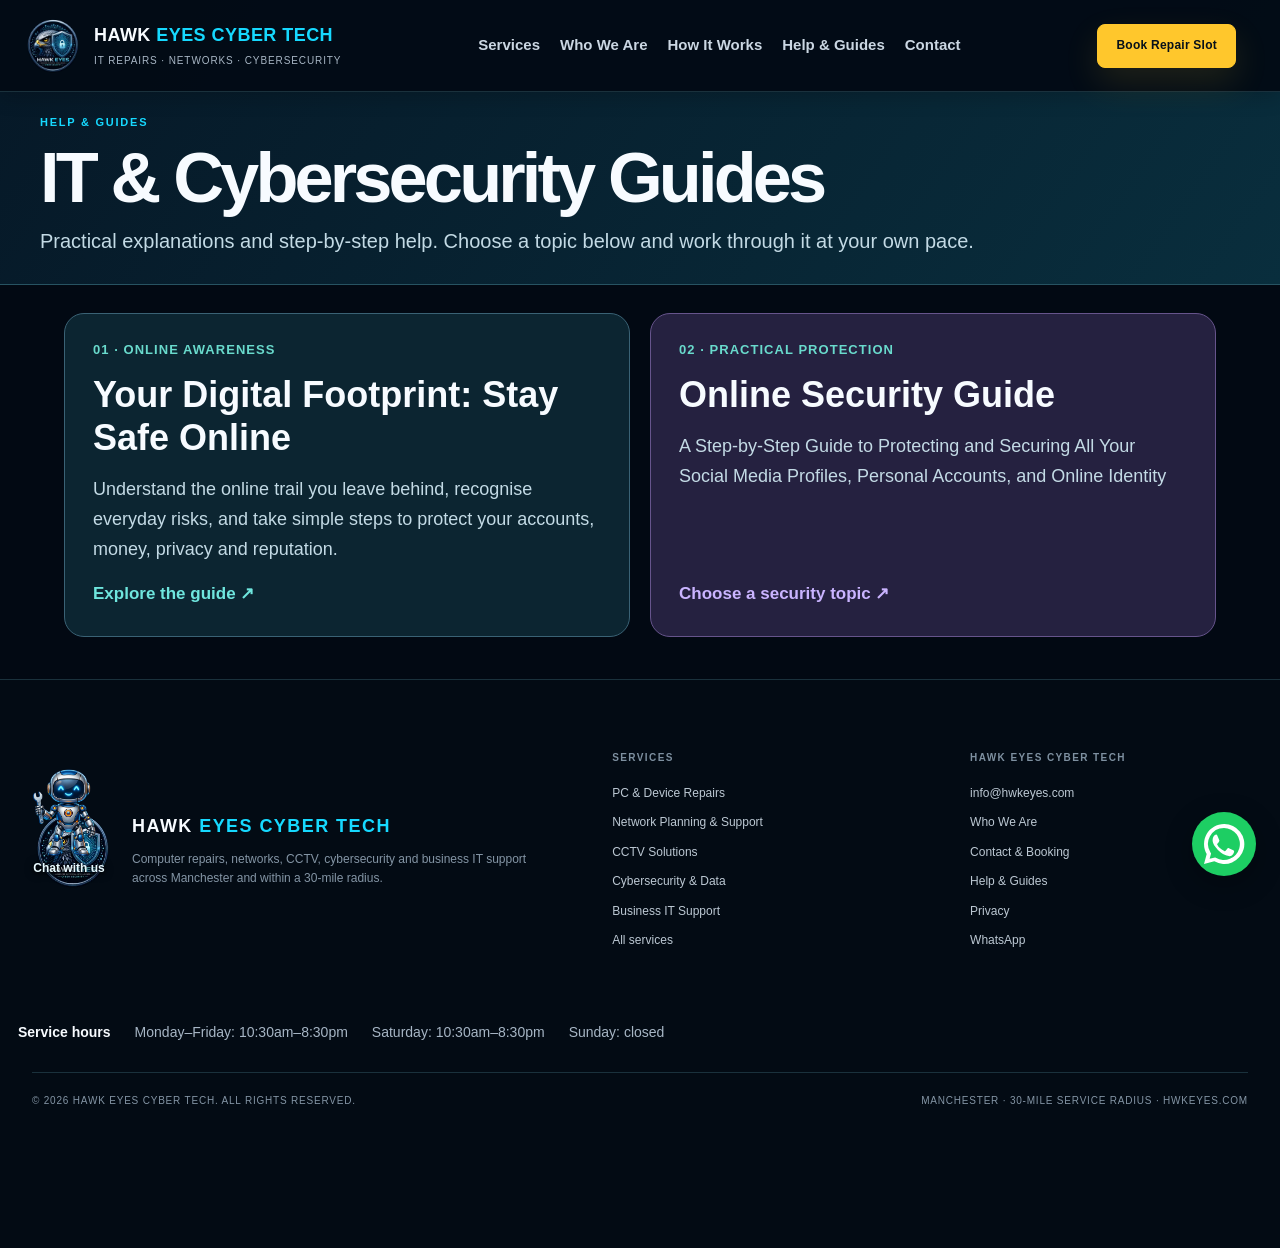
<file: help-guides.html>
<!doctype html><html lang="en-GB"><head><meta charset="utf-8"><meta name="viewport" content="width=device-width,initial-scale=1"><title>Help &amp; Guides | Hawk Eyes Cyber Tech</title><meta name="description" content="Plain-English IT and cybersecurity guides for safer accounts, devices and online activity."><link rel="canonical" href="https://hwkeyes.com/help-guides.html"><meta property="og:title" content="Help &amp; Guides"><meta property="og:description" content="Plain-English IT and cybersecurity guides for safer accounts, devices and online activity."><meta property="og:url" content="https://hwkeyes.com/help-guides.html"><meta property="og:image" content="https://hwkeyes.com/assets/og.png"><link rel="icon" href="assets/favicon.svg"><link rel="stylesheet" href="assets/styles.css?v=1.6.1"><link rel="stylesheet" href="assets/help-guides.css?v=1.6.1"><link rel="stylesheet" href="assets/hawk-adviser.css?v=1.6.1"></head><body><header class="site-header" id="top">
<a aria-label="Hawk Eyes Cyber Tech home" class="brand" href="index.html">
<img alt="" class="brand-mark" decoding="async" height="58" src="assets/hawk-eyes-logo-small.webp" width="58"/>
<span class="brand-copy"><strong>HAWK <span>EYES CYBER TECH</span></strong><small>IT Repairs · Networks · Cybersecurity</small></span>
</a>
<nav aria-label="Main navigation" class="desktop-nav">
<a href="services.html">Services</a><a href="about.html">Who We Are</a><a href="index.html#process">How It Works</a><a href="help-guides.html">Help &amp; Guides</a><a href="contact.html">Contact</a>
</nav>
<a class="header-call" href="tel:+447706494349"><span>Speak to us</span>07706 49 43 49</a>
<a class="button button-small" href="https://calendar.app.google/uvvYfiRC657q7Sws6" rel="noopener" target="_blank">Book Repair Slot</a>
<details class="mobile-menu"><summary aria-label="Open navigation">Menu</summary><div><a href="services.html">Services</a><a href="about.html">Who We Are</a><a href="index.html#process">How It Works</a><a href="help-guides.html">Help &amp; Guides</a><a href="contact.html">Contact</a><a href="tel:+447706494349">Call 07706 49 43 49</a></div></details>
</header><main id="main"><section class="guide-hero"><span class="section-kicker">Help &amp; Guides</span><h1>IT &amp; Cybersecurity Guides</h1><p>Practical explanations and step-by-step help. Choose a topic below and work through it at your own pace.</p></section><section class="guide-hub"><a class="guide-topic footprint-topic" href="digital-footprint.html"><span class="topic-number">01 · Online awareness</span><h2>Your Digital Footprint: Stay Safe Online</h2><p>Understand the online trail you leave behind, recognise everyday risks, and take simple steps to protect your accounts, money, privacy and reputation.</p><strong>Explore the guide ↗</strong></a><a class="guide-topic security-topic" href="online-security-guide.html"><span class="topic-number">02 · Practical protection</span><h2>Online Security Guide</h2><p>A Step-by-Step Guide to Protecting and Securing All Your Social Media Profiles, Personal Accounts, and Online Identity</p><strong>Choose a security topic ↗</strong></a></section></main><footer class="site-footer" id="contact">
<div class="footer-main">
<div class="footer-brand"><img alt="Hawk Eyes Cyber Tech" decoding="async" height="82" src="assets/hawk-eyes-logo-small.webp" width="82"/><div><strong>HAWK <span>EYES CYBER TECH</span></strong><p>Computer repairs, networks, CCTV, cybersecurity and business IT support across Manchester and within a 30-mile radius.</p></div></div>
<div><h3>Services</h3><a href="repairs.html">PC &amp; Device Repairs</a><a href="networks.html">Network Planning &amp; Support</a><a href="cctv.html">CCTV Solutions</a><a href="cybersecurity-data.html">Cybersecurity &amp; Data</a><a href="business-it.html">Business IT Support</a><a href="services.html">All services</a></div>
<div><h3>Hawk Eyes Cyber Tech</h3><a href="mailto:info@hwkeyes.com">info@hwkeyes.com</a><a href="about.html">Who We Are</a><a href="contact.html">Contact &amp; Booking</a><a href="help-guides.html">Help &amp; Guides</a><a href="privacy.html">Privacy</a><a href="https://wa.me/447706494349?text=Hello%20Hawk%20Eyes%20Cyber%20Tech%2C%20I%20need%20help%20with%20a%20computer%20or%20IT%20service." rel="noopener" target="_blank">WhatsApp</a></div>
</div>
<div class="service-hours"><strong>Service hours</strong><span>Monday–Friday: 10:30am–8:30pm</span><span>Saturday: 10:30am–8:30pm</span><span>Sunday: closed</span></div><div class="footer-bottom"><span>© <span data-year=""></span> Hawk Eyes Cyber Tech. All rights reserved.</span><span>Manchester · 30-mile service radius · hwkeyes.com</span></div>
</footer><a aria-label="Chat with Hawk Eyes Cyber Tech on WhatsApp" class="whatsapp-float" href="https://wa.me/447706494349?text=Hello%20Hawk%20Eyes%20Cyber%20Tech%2C%20I%20need%20help%20with%20a%20computer%20or%20IT%20service." rel="noopener" target="_blank"><img alt="" aria-hidden="true" height="64" src="assets/whatsapp.svg" width="64"/></a><script src="assets/site.js" defer></script><script src="assets/hawk-adviser-engine.js?v=1.6.1" defer></script><script src="assets/adviser/knowledge-base.js?v=1.6.1" defer></script><script src="assets/hawk-adviser.js?v=1.6.1" defer></script></body></html>
</file>
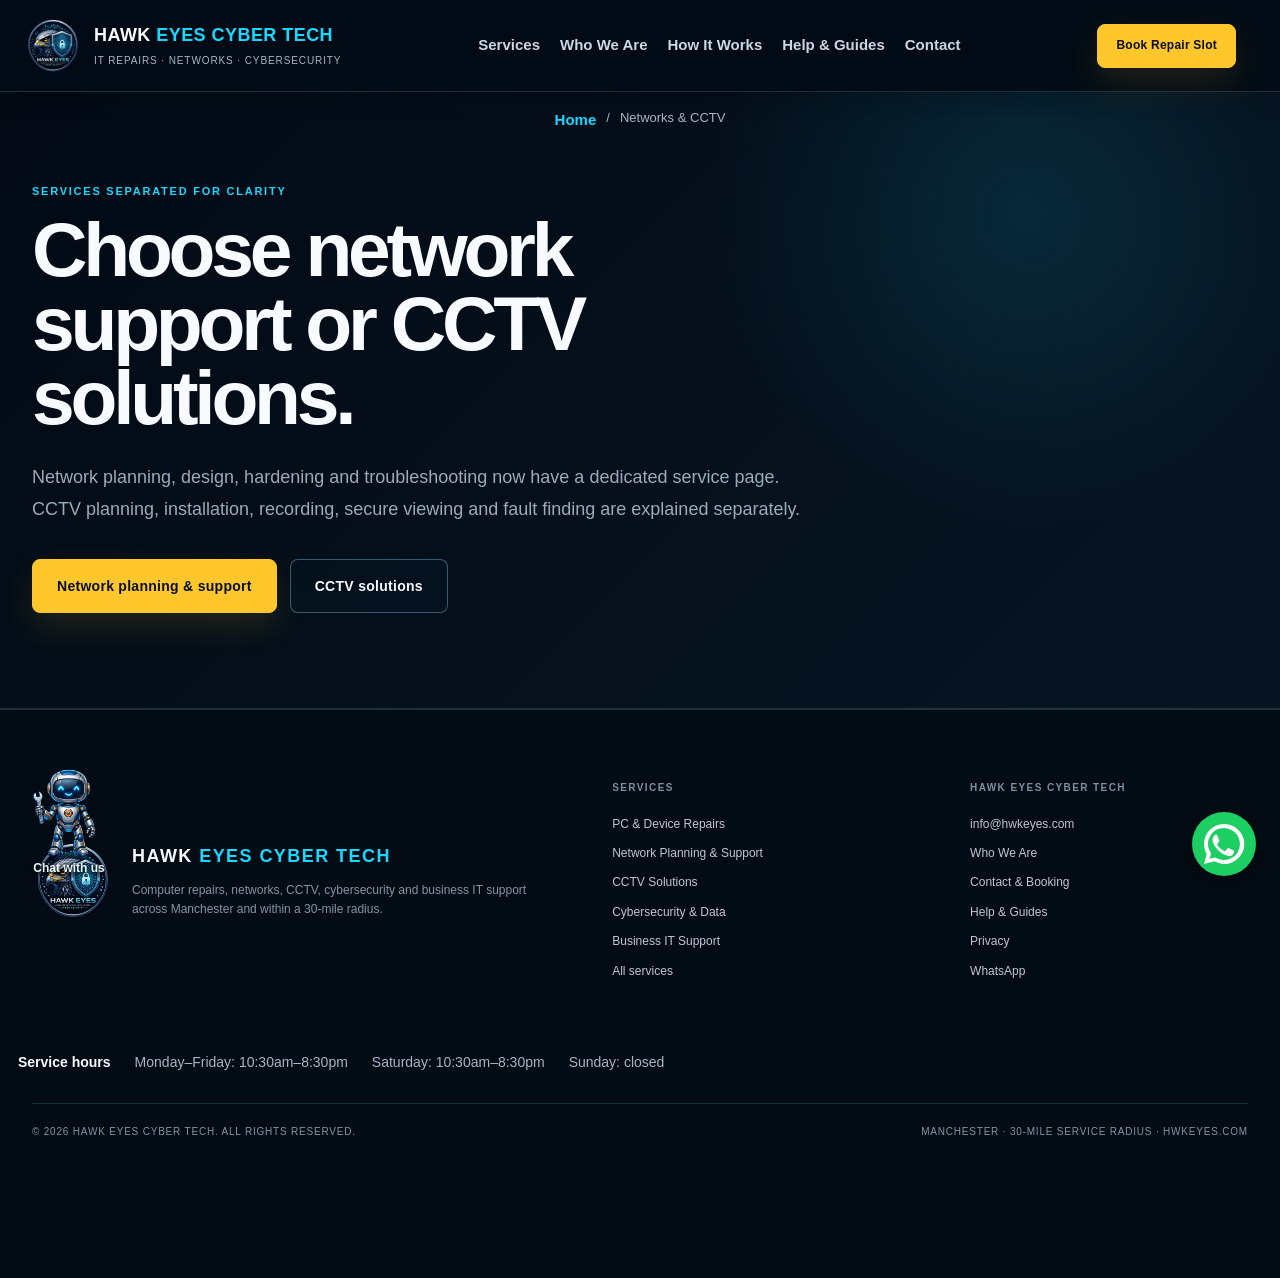
<file: networks-cctv.html>
<!doctype html>
<html lang="en-GB">
<head>
  <meta charset="utf-8">
  <meta name="viewport" content="width=device-width,initial-scale=1">
  <title>Network Support &amp; CCTV Manchester | Hawk Eyes Cyber Tech</title>
  <meta name="description" content="Choose dedicated Manchester network support or CCTV installation and troubleshooting pages from Hawk Eyes Cyber Tech.">
  <meta name="robots" content="noindex,follow">
  <meta name="theme-color" content="#06111f">
  <link rel="canonical" href="https://hwkeyes.com/networks-cctv.html">
  <link rel="icon" href="assets/favicon.svg" type="image/svg+xml">
  <link rel="stylesheet" href="assets/styles.css?v=1.6.1">
  <meta property="og:type" content="website">
  <meta property="og:site_name" content="Hawk Eyes Cyber Tech">
  <meta property="og:title" content="Network Support &amp; CCTV Manchester | Hawk Eyes Cyber Tech">
  <meta property="og:description" content="Choose dedicated Manchester network support or CCTV installation and troubleshooting pages from Hawk Eyes Cyber Tech.">
  <meta property="og:url" content="https://hwkeyes.com/networks-cctv.html">
  <meta property="og:image" content="https://hwkeyes.com/assets/og.png">
  <meta name="twitter:card" content="summary_large_image">
  <meta name="twitter:title" content="Network Support &amp; CCTV Manchester | Hawk Eyes Cyber Tech">
  <meta name="twitter:description" content="Choose dedicated Manchester network support or CCTV installation and troubleshooting pages from Hawk Eyes Cyber Tech.">
  <meta name="twitter:image" content="https://hwkeyes.com/assets/og.png">
  <script type="application/ld+json">{"@context": "https://schema.org", "@graph": [{"@type": "Organization", "@id": "https://hwkeyes.com/#organization", "name": "Hawk Eyes Cyber Tech", "url": "https://hwkeyes.com/", "telephone": "+447706494349", "logo": "https://hwkeyes.com/assets/hawk-eyes-logo-small.webp", "areaServed": {"@type": "Place", "name": "Manchester and locations within an agreed 30-mile radius"}, "email": "info@hwkeyes.com"}, {"@type": "WebSite", "@id": "https://hwkeyes.com/#website", "url": "https://hwkeyes.com/", "name": "Hawk Eyes Cyber Tech", "publisher": {"@id": "https://hwkeyes.com/#organization"}}, {"@type": "WebPage", "@id": "https://hwkeyes.com/networks-cctv.html#webpage", "url": "https://hwkeyes.com/networks-cctv.html", "name": "Network Support & CCTV Manchester | Hawk Eyes Cyber Tech", "description": "Choose dedicated Manchester network support or CCTV installation and troubleshooting pages from Hawk Eyes Cyber Tech.", "inLanguage": "en-GB", "isPartOf": {"@id": "https://hwkeyes.com/#website"}, "about": {"@id": "https://hwkeyes.com/#organization"}}, {"@type": "BreadcrumbList", "@id": "https://hwkeyes.com/networks-cctv.html#breadcrumbs", "itemListElement": [{"@type": "ListItem", "position": 1, "name": "Home", "item": "https://hwkeyes.com/"}, {"@type": "ListItem", "position": 2, "name": "Networks & CCTV", "item": "https://hwkeyes.com/networks-cctv.html"}]}]}</script>
<link rel="stylesheet" href="assets/hawk-adviser.css?v=1.6.1">
</head><body><a class="skip-link" href="#main-content">Skip to main content</a><header class="site-header" id="top">
  <a class="brand" href="index.html" aria-label="Hawk Eyes Cyber Tech home">
    <img src="assets/hawk-eyes-logo-small.webp" alt="" width="58" height="58" class="brand-mark" decoding="async">
    <span class="brand-copy"><strong>HAWK <span>EYES CYBER TECH</span></strong><small>IT Repairs · Networks · Cybersecurity</small></span>
  </a>
  <nav class="desktop-nav" aria-label="Main navigation">
    <a href="services.html">Services</a><a href="about.html">Who We Are</a><a href="index.html#process">How It Works</a><a href="help-guides.html">Help &amp; Guides</a><a href="contact.html">Contact</a>
  </nav>
  <a class="header-call" href="tel:+447706494349"><span>Speak to us</span>07706 49 43 49</a>
  <a class="button button-small" href="https://calendar.app.google/uvvYfiRC657q7Sws6" target="_blank" rel="noopener">Book Repair Slot</a>
  <details class="mobile-menu"><summary aria-label="Open navigation">Menu</summary><div><a href="services.html">Services</a><a href="about.html">Who We Are</a><a href="index.html#process">How It Works</a><a href="help-guides.html">Help &amp; Guides</a><a href="contact.html">Contact</a><a href="tel:+447706494349">Call 07706 49 43 49</a></div></details>
</header><main id="main-content" tabindex="-1"><nav class="breadcrumbs" aria-label="Breadcrumb"><a href="index.html">Home</a><span aria-hidden="true">/</span><span aria-current="page">Networks &amp; CCTV</span></nav>
<section class="static-hero"><div><span class="section-kicker">Services separated for clarity</span><h1>Choose network support or CCTV solutions.</h1><p>Network planning, design, hardening and troubleshooting now have a dedicated service page. CCTV planning, installation, recording, secure viewing and fault finding are explained separately.</p><div class="hero-actions"><a class="button" href="networks.html">Network planning &amp; support</a><a class="button button-outline" href="cctv.html">CCTV solutions</a></div></div></section>
</main><footer class="site-footer" id="contact">
  <div class="footer-main">
    <div class="footer-brand"><img src="assets/hawk-eyes-logo-small.webp" alt="Hawk Eyes Cyber Tech" width="82" height="82" decoding="async"><div><strong>HAWK <span>EYES CYBER TECH</span></strong><p>Computer repairs, networks, CCTV, cybersecurity and business IT support across Manchester and within a 30-mile radius.</p></div></div>
    <div><h3>Services</h3><a href="repairs.html">PC &amp; Device Repairs</a><a href="networks.html">Network Planning &amp; Support</a><a href="cctv.html">CCTV Solutions</a><a href="cybersecurity-data.html">Cybersecurity &amp; Data</a><a href="business-it.html">Business IT Support</a><a href="services.html">All services</a></div>
    <div><h3>Hawk Eyes Cyber Tech</h3><a href="mailto:info@hwkeyes.com">info@hwkeyes.com</a><a href="about.html">Who We Are</a><a href="contact.html">Contact &amp; Booking</a><a href="help-guides.html">Help &amp; Guides</a><a href="privacy.html">Privacy</a><a href="https://wa.me/447706494349?text=Hello%20Hawk%20Eyes%20Cyber%20Tech%2C%20I%20need%20help%20with%20a%20computer%20or%20IT%20service." target="_blank" rel="noopener">WhatsApp</a></div>
  </div>
  <div class="service-hours"><strong>Service hours</strong><span>Monday–Friday: 10:30am–8:30pm</span><span>Saturday: 10:30am–8:30pm</span><span>Sunday: closed</span></div><div class="footer-bottom"><span>© <span data-year></span> Hawk Eyes Cyber Tech. All rights reserved.</span><span>Manchester · 30-mile service radius · hwkeyes.com</span></div>
</footer>
<a class="whatsapp-float" href="https://wa.me/447706494349?text=Hello%20Hawk%20Eyes%20Cyber%20Tech%2C%20I%20need%20help%20with%20a%20computer%20or%20IT%20service." target="_blank" rel="noopener" aria-label="Chat with Hawk Eyes Cyber Tech on WhatsApp"><img src="assets/whatsapp.svg" width="64" height="64" alt="" aria-hidden="true"></a>
<script src="assets/site.js" defer></script><script src="assets/hawk-adviser-engine.js?v=1.6.1" defer></script>
<script src="assets/adviser/knowledge-base.js?v=1.6.1" defer></script>
<script src="assets/hawk-adviser.js?v=1.6.1" defer></script>
</body></html>
</file>
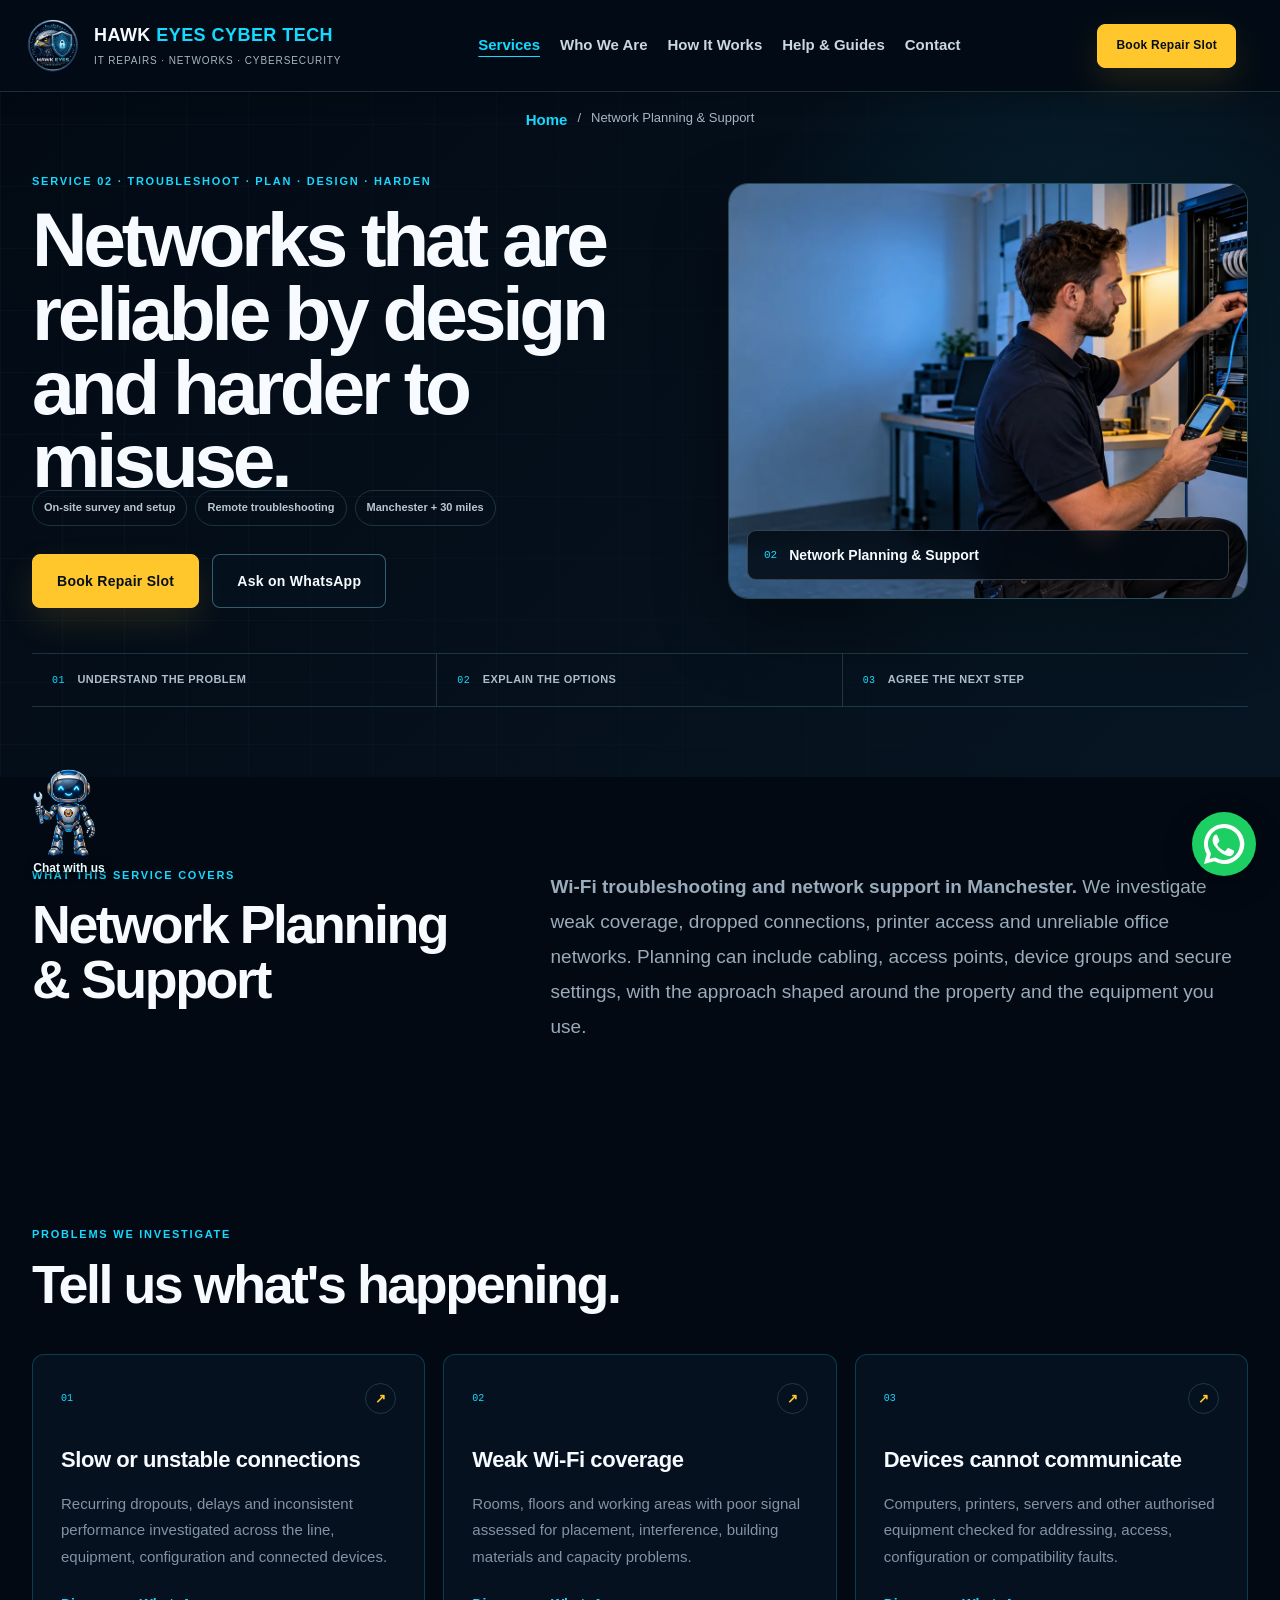
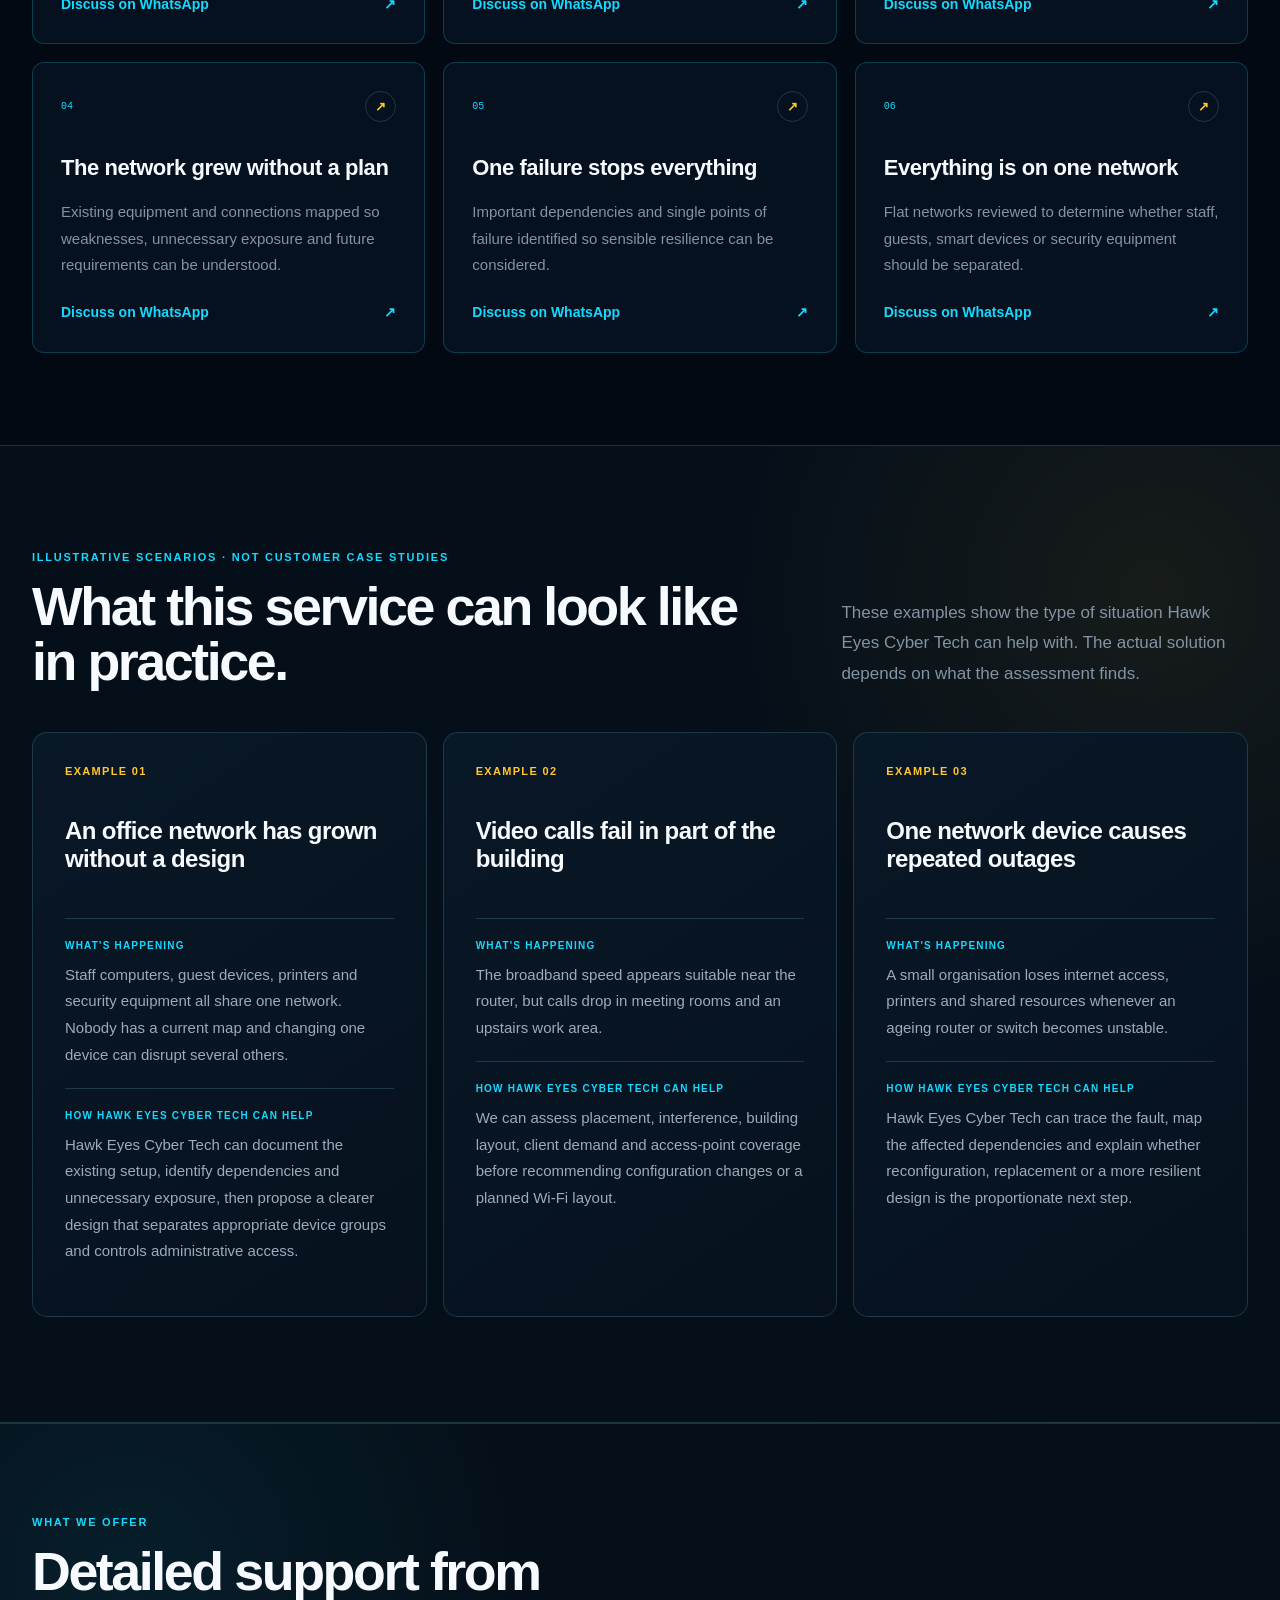
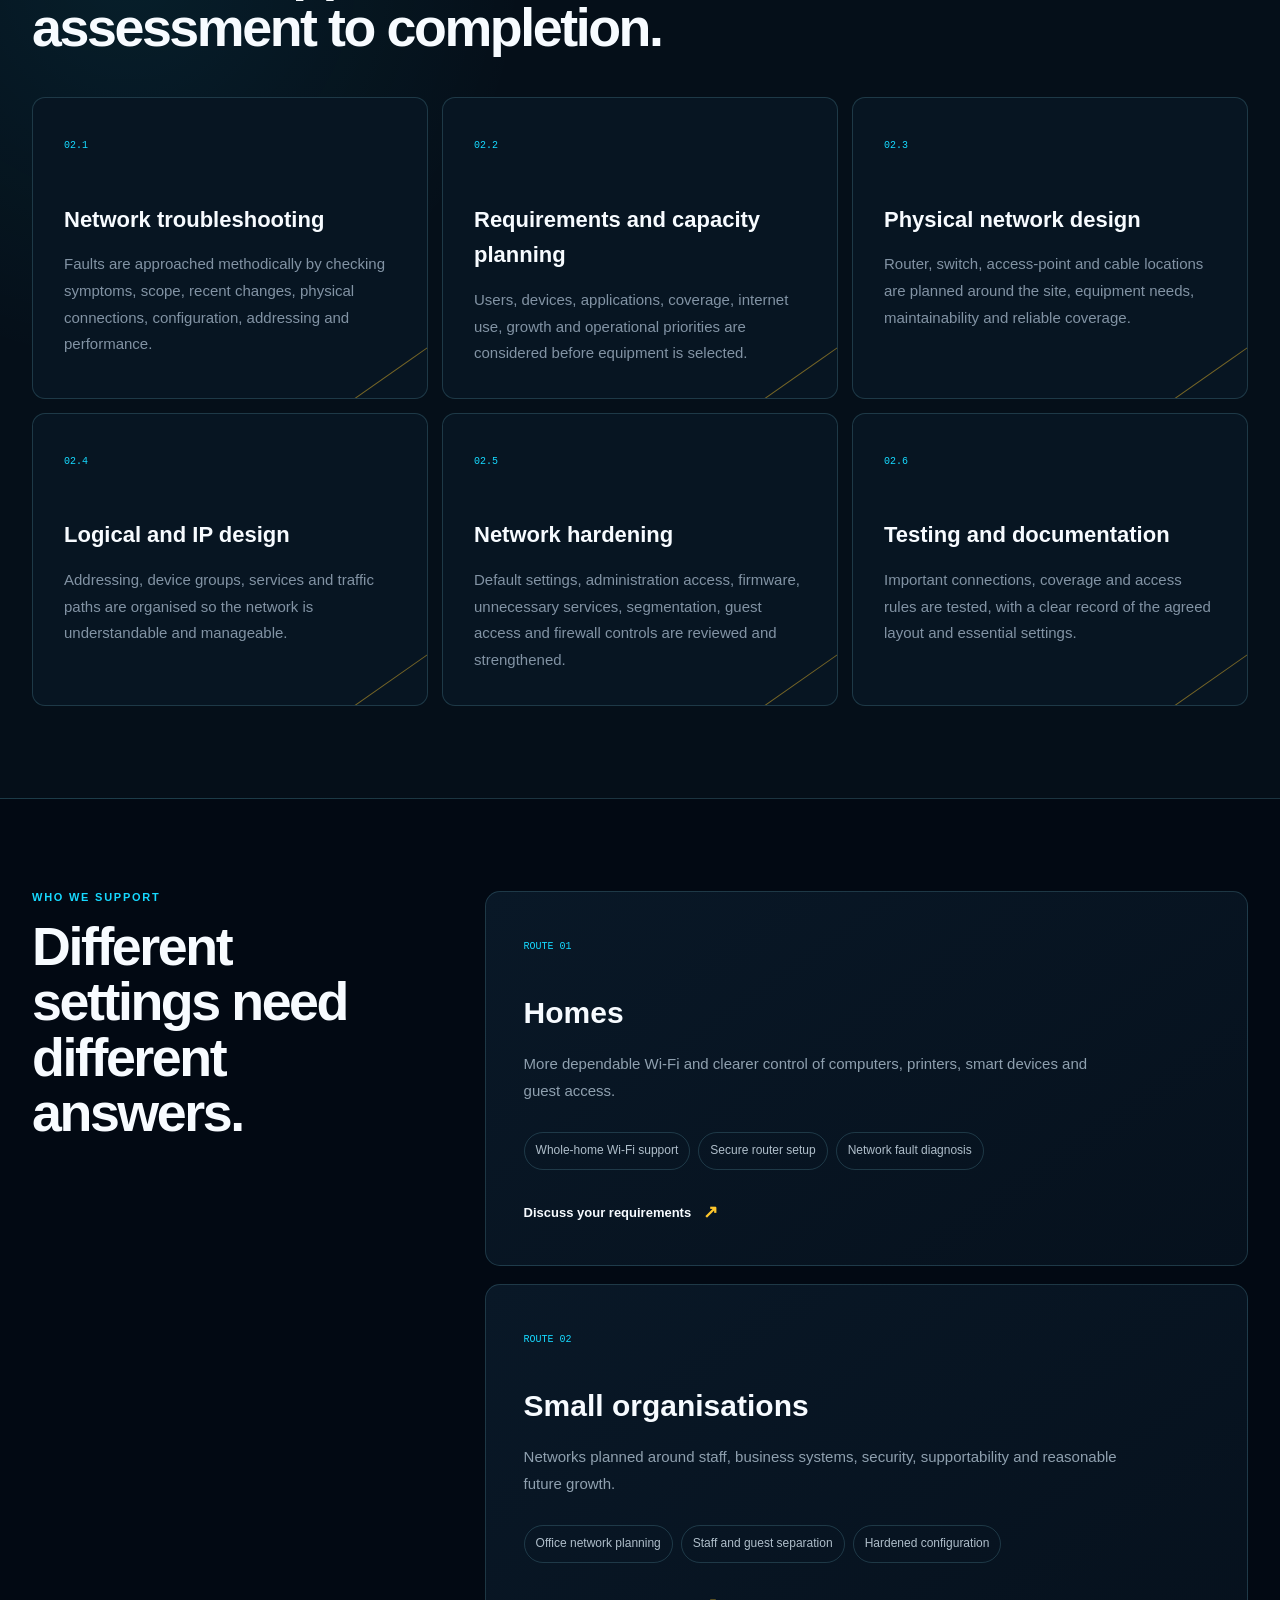
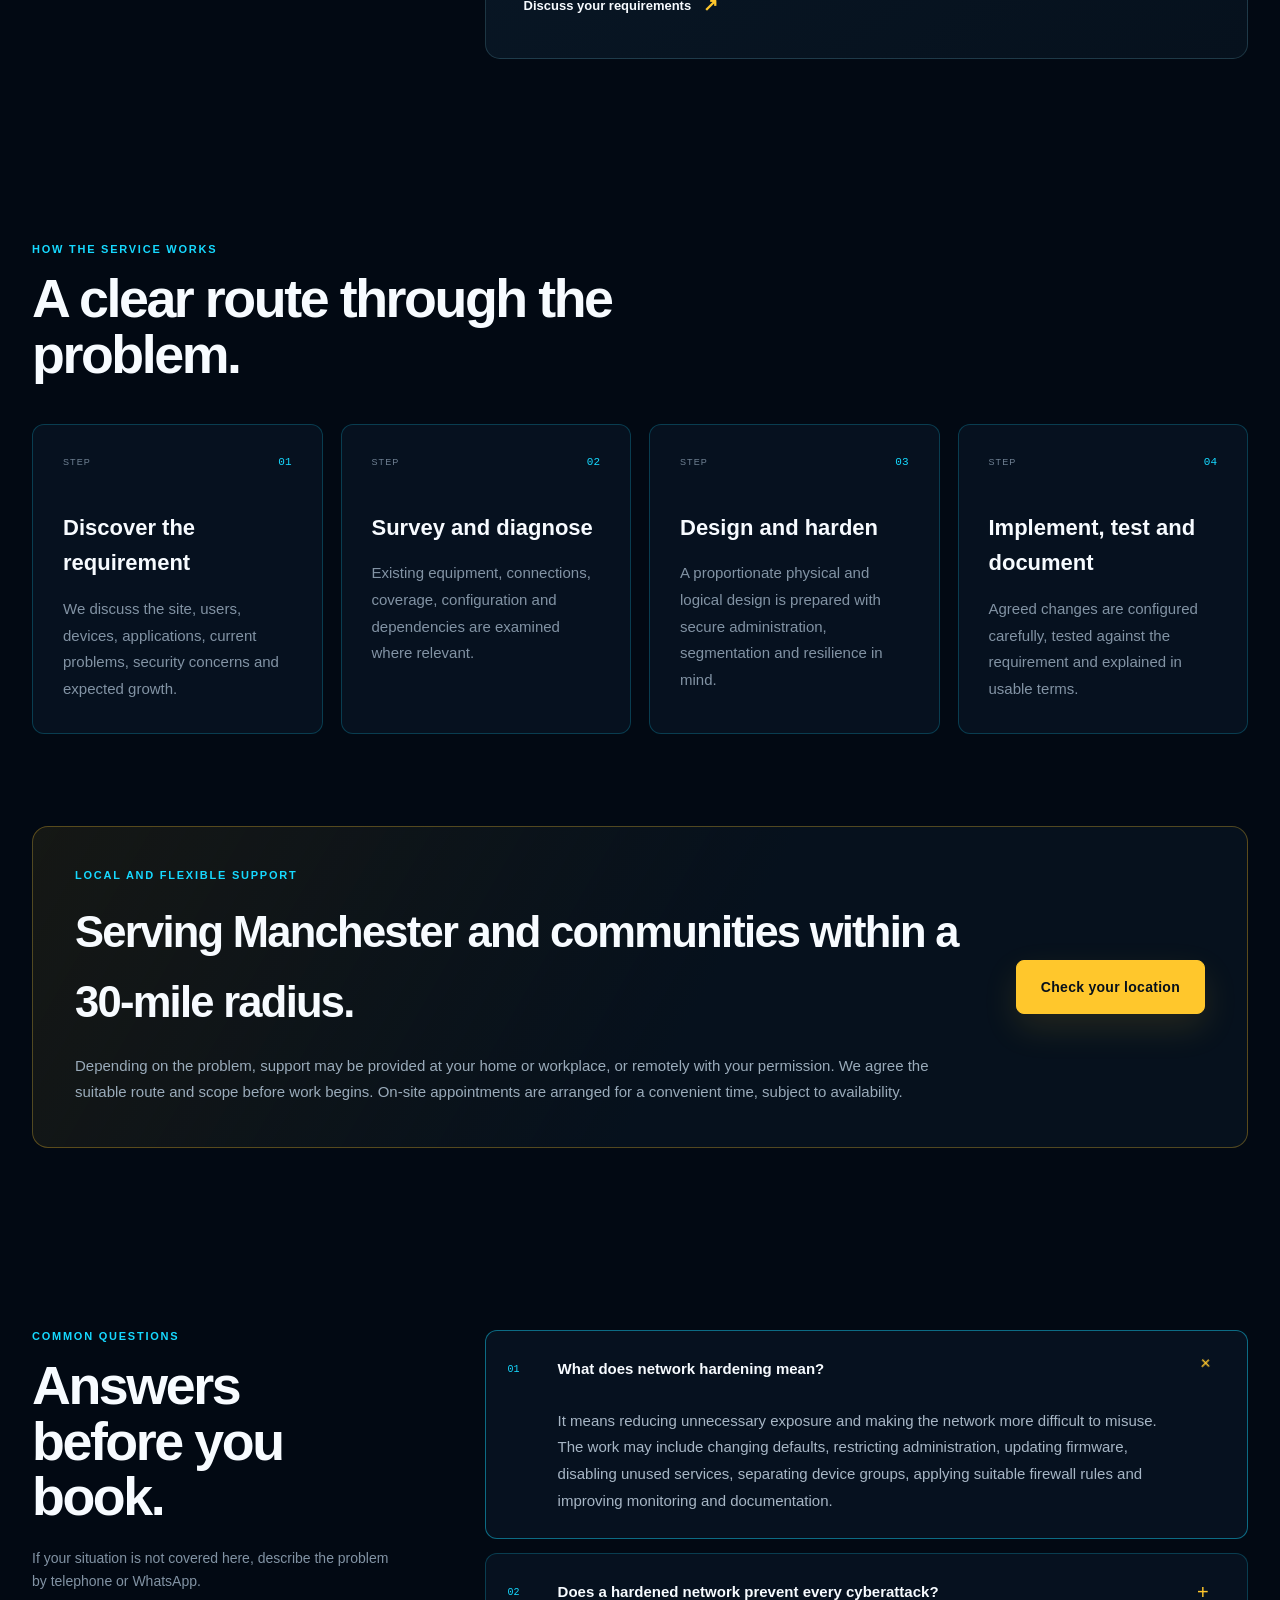
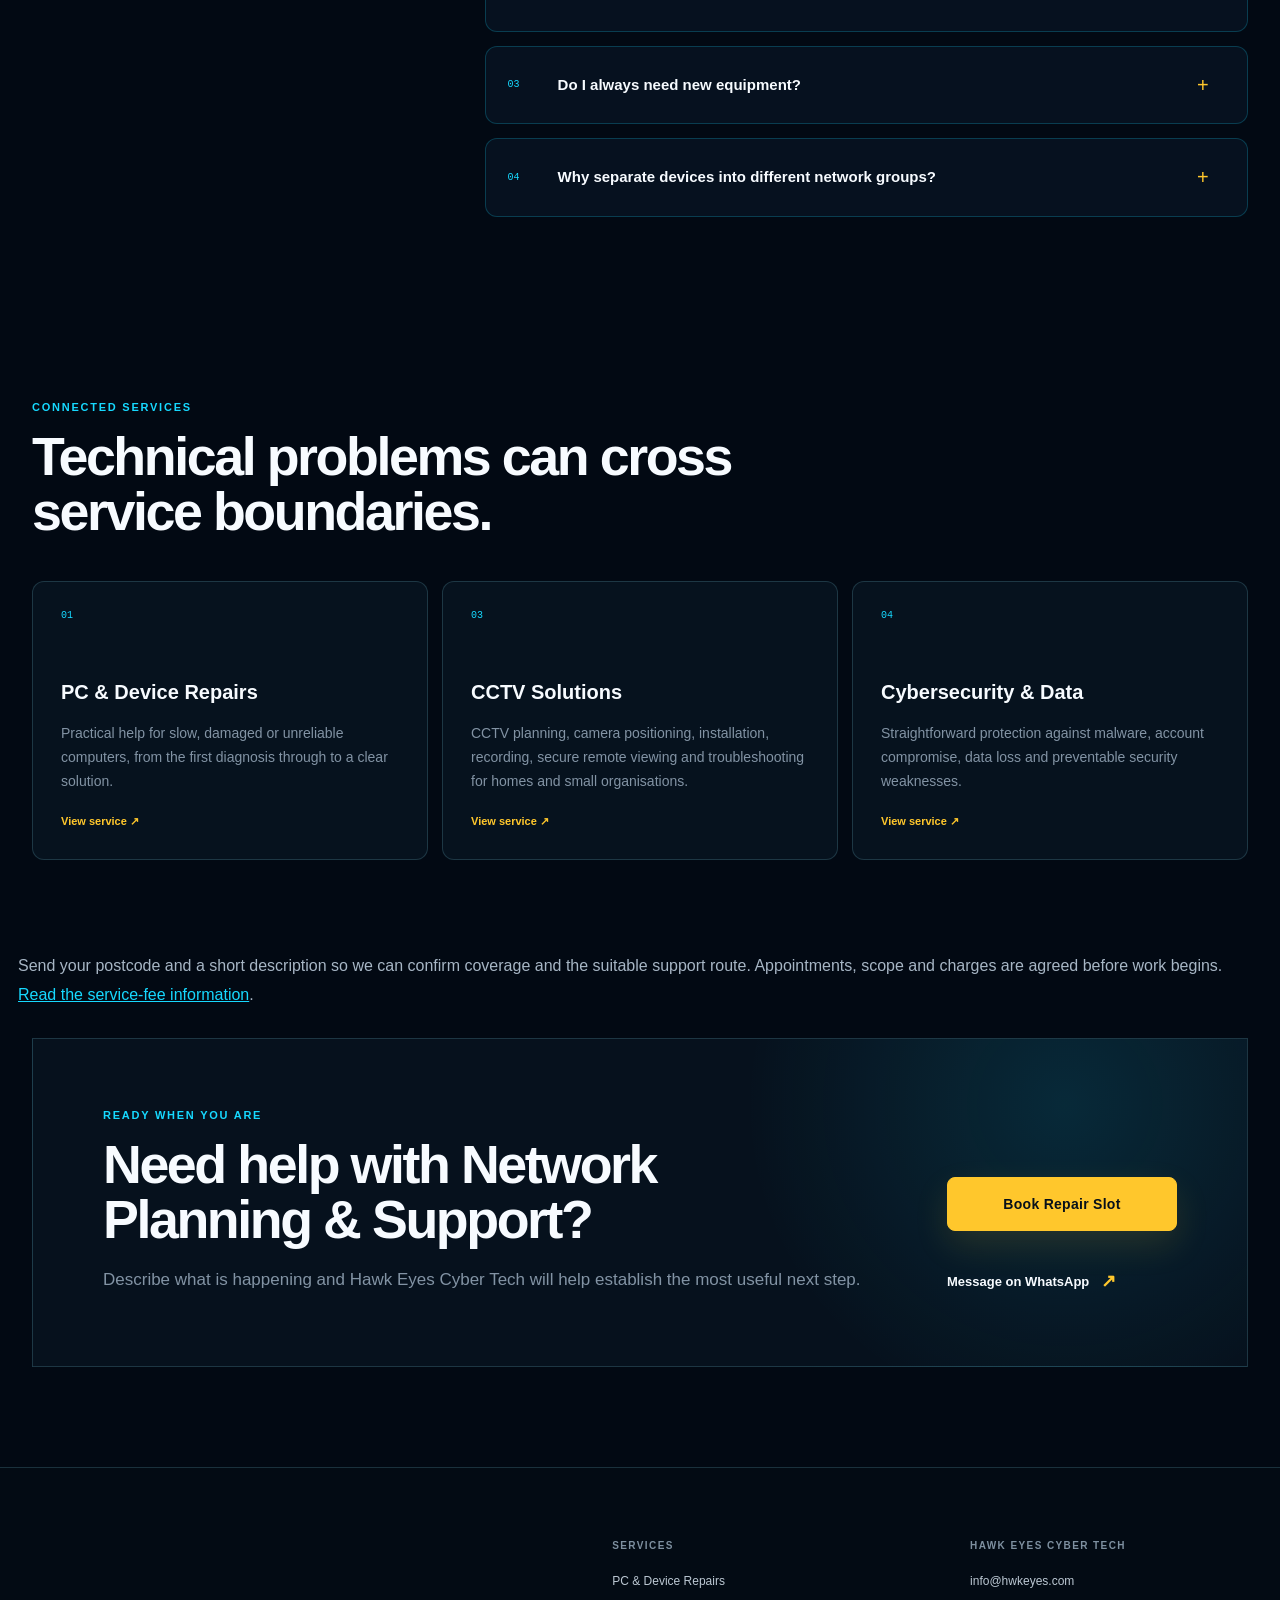
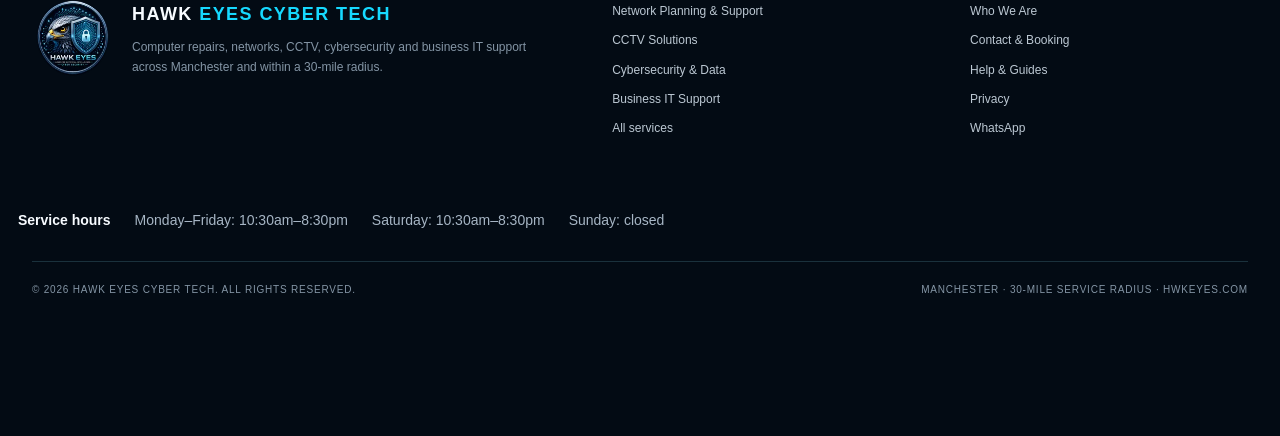
<file: networks.html>
<!doctype html>
<html lang="en-GB">
<head>
  <meta charset="utf-8">
  <meta name="viewport" content="width=device-width,initial-scale=1">
  <title>Wi-Fi &amp; Network Support Manchester | Hawk Eyes Cyber Tech</title>
  <meta name="description" content="Wi-Fi troubleshooting and network support in Manchester. Help with weak coverage, dropped connections, network planning and secure configuration.">
  <meta name="robots" content="index,follow">
  <meta name="theme-color" content="#06111f">
  <link rel="canonical" href="https://hwkeyes.com/networks.html">
  <link rel="icon" href="assets/favicon.svg" type="image/svg+xml">
  <link rel="stylesheet" href="assets/styles.css?v=1.6.1">
  <meta property="og:type" content="website">
  <meta property="og:site_name" content="Hawk Eyes Cyber Tech">
  <meta property="og:title" content="Wi-Fi &amp; Network Support Manchester | Hawk Eyes Cyber Tech">
  <meta property="og:description" content="Wi-Fi troubleshooting and network support in Manchester. Help with weak coverage, dropped connections, network planning and secure configuration.">
  <meta property="og:url" content="https://hwkeyes.com/networks.html">
  <meta property="og:image" content="https://hwkeyes.com/assets/og.png">
  <meta name="twitter:card" content="summary_large_image">
  <meta name="twitter:title" content="Wi-Fi &amp; Network Support Manchester | Hawk Eyes Cyber Tech">
  <meta name="twitter:description" content="Wi-Fi troubleshooting and network support in Manchester. Help with weak coverage, dropped connections, network planning and secure configuration.">
  <meta name="twitter:image" content="https://hwkeyes.com/assets/og.png">
  <script type="application/ld+json">{"@context": "https://schema.org", "@graph": [{"@type": "Organization", "@id": "https://hwkeyes.com/#organization", "name": "Hawk Eyes Cyber Tech", "url": "https://hwkeyes.com/", "telephone": "+447706494349", "logo": "https://hwkeyes.com/assets/hawk-eyes-logo-small.webp", "areaServed": {"@type": "Place", "name": "Manchester and locations within an agreed 30-mile radius"}, "email": "info@hwkeyes.com"}, {"@type": "WebSite", "@id": "https://hwkeyes.com/#website", "url": "https://hwkeyes.com/", "name": "Hawk Eyes Cyber Tech", "publisher": {"@id": "https://hwkeyes.com/#organization"}}, {"@type": "WebPage", "@id": "https://hwkeyes.com/networks.html#webpage", "url": "https://hwkeyes.com/networks.html", "name": "Wi-Fi & Network Support Manchester | Hawk Eyes Cyber Tech", "description": "Wi-Fi troubleshooting and network support in Manchester. Help with weak coverage, dropped connections, network planning and secure configuration.", "inLanguage": "en-GB", "isPartOf": {"@id": "https://hwkeyes.com/#website"}, "about": {"@id": "https://hwkeyes.com/#organization"}}, {"@type": "BreadcrumbList", "@id": "https://hwkeyes.com/networks.html#breadcrumbs", "itemListElement": [{"@type": "ListItem", "position": 1, "name": "Home", "item": "https://hwkeyes.com/"}, {"@type": "ListItem", "position": 2, "name": "Network Planning & Support", "item": "https://hwkeyes.com/networks.html"}]}, {"@type": "Service", "@id": "https://hwkeyes.com/networks.html#service", "name": "Network Planning & Support in Manchester", "serviceType": "Network Planning & Support", "url": "https://hwkeyes.com/networks.html", "provider": {"@id": "https://hwkeyes.com/#organization"}, "areaServed": {"@type": "Place", "name": "Manchester and locations within an agreed 30-mile radius"}, "description": "Wi-Fi troubleshooting and network support in Manchester. Help with weak coverage, dropped connections, network planning and secure configuration."}]}</script>
<link rel="stylesheet" href="assets/hawk-adviser.css?v=1.6.1">
</head>
<body><a class="skip-link" href="#main-content">Skip to main content</a><header class="site-header" id="top">
  <a class="brand" href="index.html" aria-label="Hawk Eyes Cyber Tech home">
    <img src="assets/hawk-eyes-logo-small.webp" alt="" width="58" height="58" class="brand-mark" decoding="async">
    <span class="brand-copy"><strong>HAWK <span>EYES CYBER TECH</span></strong><small>IT Repairs · Networks · Cybersecurity</small></span>
  </a>
  <nav class="desktop-nav" aria-label="Main navigation">
    <a href="services.html" aria-current="page">Services</a><a href="about.html">Who We Are</a><a href="index.html#process">How It Works</a><a href="help-guides.html">Help &amp; Guides</a><a href="contact.html">Contact</a>
  </nav>
  <a class="header-call" href="tel:+447706494349"><span>Speak to us</span>07706 49 43 49</a>
  <a class="button button-small" href="https://calendar.app.google/uvvYfiRC657q7Sws6" target="_blank" rel="noopener">Book Repair Slot</a>
  <details class="mobile-menu"><summary aria-label="Open navigation">Menu</summary><div><a href="services.html" aria-current="page">Services</a><a href="about.html">Who We Are</a><a href="index.html#process">How It Works</a><a href="help-guides.html">Help &amp; Guides</a><a href="contact.html">Contact</a><a href="tel:+447706494349">Call 07706 49 43 49</a></div></details>
</header><main id="main-content" tabindex="-1"><nav class="breadcrumbs" aria-label="Breadcrumb"><a href="index.html">Home</a><span aria-hidden="true">/</span><span aria-current="page">Network Planning &amp; Support</span></nav>
<section class="subhero cyan"><div class="subhero-grid" aria-hidden="true"></div><div class="subhero-content"><div><span class="section-kicker">Service 02 · Troubleshoot · Plan · Design · Harden</span><h1>Networks that are reliable by design and harder to misuse.</h1><div class="support-tags"><span>On-site survey and setup</span><span>Remote troubleshooting</span><span>Manchester + 30 miles</span></div><div class="hero-actions"><a class="button" href="https://calendar.app.google/uvvYfiRC657q7Sws6" target="_blank" rel="noopener">Book Repair Slot</a><a class="button button-outline" href="https://wa.me/447706494349?text=Hello%20Hawk%20Eyes%20Cyber%20Tech%2C%20I%20would%20like%20help%20with%20Network%20Planning%20%26%20Support." target="_blank" rel="noopener">Ask on WhatsApp</a></div></div><div class="service-hero-media"><img src="assets/service-networks.webp" alt="A network engineer working beside a professionally organised communications cabinet" width="1600" height="1024" decoding="async"><div class="service-image-label"><span>02</span><strong>Network Planning &amp; Support</strong></div></div></div><div class="subhero-stats"><span><b>01</b> Understand the problem</span><span><b>02</b> Explain the options</span><span><b>03</b> Agree the next step</span></div></section>
<section class="section service-intro"><div><span class="section-kicker">What this service covers</span><h2>Network Planning &amp; Support</h2></div><p><strong>Wi-Fi troubleshooting and network support in Manchester.</strong> We investigate weak coverage, dropped connections, printer access and unreliable office networks. Planning can include cabling, access points, device groups and secure settings, with the approach shaped around the property and the equipment you use.</p></section>
<section class="section issue-section"><div class="section-heading"><div><span class="section-kicker">Problems we investigate</span><h2>Tell us what&apos;s happening.</h2></div></div><div class="issue-grid"><article><div><span>01</span><b aria-hidden="true">↗</b></div><h3>Slow or unstable connections</h3><p>Recurring dropouts, delays and inconsistent performance investigated across the line, equipment, configuration and connected devices.</p><a class="issue-action" href="https://wa.me/447706494349?text=Hello%20Hawk%20Eyes%20Cyber%20Tech%2C%20I%20would%20like%20help%20with%3A%20Slow%20or%20unstable%20connections." target="_blank" rel="noopener" aria-label="Slow or unstable connections: discuss on WhatsApp (opens in a new tab)">Discuss on WhatsApp <span aria-hidden="true">↗</span></a></article><article><div><span>02</span><b aria-hidden="true">↗</b></div><h3>Weak Wi-Fi coverage</h3><p>Rooms, floors and working areas with poor signal assessed for placement, interference, building materials and capacity problems.</p><a class="issue-action" href="https://wa.me/447706494349?text=Hello%20Hawk%20Eyes%20Cyber%20Tech%2C%20I%20would%20like%20help%20with%3A%20Weak%20Wi-Fi%20coverage." target="_blank" rel="noopener" aria-label="Weak Wi-Fi coverage: discuss on WhatsApp (opens in a new tab)">Discuss on WhatsApp <span aria-hidden="true">↗</span></a></article><article><div><span>03</span><b aria-hidden="true">↗</b></div><h3>Devices cannot communicate</h3><p>Computers, printers, servers and other authorised equipment checked for addressing, access, configuration or compatibility faults.</p><a class="issue-action" href="https://wa.me/447706494349?text=Hello%20Hawk%20Eyes%20Cyber%20Tech%2C%20I%20would%20like%20help%20with%3A%20Devices%20cannot%20communicate." target="_blank" rel="noopener" aria-label="Devices cannot communicate: discuss on WhatsApp (opens in a new tab)">Discuss on WhatsApp <span aria-hidden="true">↗</span></a></article><article><div><span>04</span><b aria-hidden="true">↗</b></div><h3>The network grew without a plan</h3><p>Existing equipment and connections mapped so weaknesses, unnecessary exposure and future requirements can be understood.</p><a class="issue-action" href="https://wa.me/447706494349?text=Hello%20Hawk%20Eyes%20Cyber%20Tech%2C%20I%20would%20like%20help%20with%3A%20The%20network%20grew%20without%20a%20plan." target="_blank" rel="noopener" aria-label="The network grew without a plan: discuss on WhatsApp (opens in a new tab)">Discuss on WhatsApp <span aria-hidden="true">↗</span></a></article><article><div><span>05</span><b aria-hidden="true">↗</b></div><h3>One failure stops everything</h3><p>Important dependencies and single points of failure identified so sensible resilience can be considered.</p><a class="issue-action" href="https://wa.me/447706494349?text=Hello%20Hawk%20Eyes%20Cyber%20Tech%2C%20I%20would%20like%20help%20with%3A%20One%20failure%20stops%20everything." target="_blank" rel="noopener" aria-label="One failure stops everything: discuss on WhatsApp (opens in a new tab)">Discuss on WhatsApp <span aria-hidden="true">↗</span></a></article><article><div><span>06</span><b aria-hidden="true">↗</b></div><h3>Everything is on one network</h3><p>Flat networks reviewed to determine whether staff, guests, smart devices or security equipment should be separated.</p><a class="issue-action" href="https://wa.me/447706494349?text=Hello%20Hawk%20Eyes%20Cyber%20Tech%2C%20I%20would%20like%20help%20with%3A%20Everything%20is%20on%20one%20network." target="_blank" rel="noopener" aria-label="Everything is on one network: discuss on WhatsApp (opens in a new tab)">Discuss on WhatsApp <span aria-hidden="true">↗</span></a></article></div></section>
<section class="example-section"><div class="section example-inner"><div class="section-heading"><div><span class="section-kicker">Illustrative scenarios · not customer case studies</span><h2>What this service can look like in practice.</h2></div><p>These examples show the type of situation Hawk Eyes Cyber Tech can help with. The actual solution depends on what the assessment finds.</p></div><div class="example-grid"><article><div class="example-number">Example 01</div><h3>An office network has grown without a design</h3><div><span>What&apos;s happening</span><p>Staff computers, guest devices, printers and security equipment all share one network. Nobody has a current map and changing one device can disrupt several others.</p></div><div><span>How Hawk Eyes Cyber Tech can help</span><p>Hawk Eyes Cyber Tech can document the existing setup, identify dependencies and unnecessary exposure, then propose a clearer design that separates appropriate device groups and controls administrative access.</p></div></article><article><div class="example-number">Example 02</div><h3>Video calls fail in part of the building</h3><div><span>What&apos;s happening</span><p>The broadband speed appears suitable near the router, but calls drop in meeting rooms and an upstairs work area.</p></div><div><span>How Hawk Eyes Cyber Tech can help</span><p>We can assess placement, interference, building layout, client demand and access-point coverage before recommending configuration changes or a planned Wi-Fi layout.</p></div></article><article><div class="example-number">Example 03</div><h3>One network device causes repeated outages</h3><div><span>What&apos;s happening</span><p>A small organisation loses internet access, printers and shared resources whenever an ageing router or switch becomes unstable.</p></div><div><span>How Hawk Eyes Cyber Tech can help</span><p>Hawk Eyes Cyber Tech can trace the fault, map the affected dependencies and explain whether reconfiguration, replacement or a more resilient design is the proportionate next step.</p></div></article></div></div></section>
<section class="capability-section"><div class="section capability-inner"><div class="section-heading"><div><span class="section-kicker">What we offer</span><h2>Detailed support from assessment to completion.</h2></div></div><div class="capability-grid"><article><span>02.1</span><h3>Network troubleshooting</h3><p>Faults are approached methodically by checking symptoms, scope, recent changes, physical connections, configuration, addressing and performance.</p><div class="capability-line"></div></article><article><span>02.2</span><h3>Requirements and capacity planning</h3><p>Users, devices, applications, coverage, internet use, growth and operational priorities are considered before equipment is selected.</p><div class="capability-line"></div></article><article><span>02.3</span><h3>Physical network design</h3><p>Router, switch, access-point and cable locations are planned around the site, equipment needs, maintainability and reliable coverage.</p><div class="capability-line"></div></article><article><span>02.4</span><h3>Logical and IP design</h3><p>Addressing, device groups, services and traffic paths are organised so the network is understandable and manageable.</p><div class="capability-line"></div></article><article><span>02.5</span><h3>Network hardening</h3><p>Default settings, administration access, firmware, unnecessary services, segmentation, guest access and firewall controls are reviewed and strengthened.</p><div class="capability-line"></div></article><article><span>02.6</span><h3>Testing and documentation</h3><p>Important connections, coverage and access rules are tested, with a clear record of the agreed layout and essential settings.</p><div class="capability-line"></div></article></div></div></section>
<section class="section audience-section"><div class="audience-intro"><span class="section-kicker">Who we support</span><h2>Different settings need different answers.</h2></div><div class="audience-cards"><article><span class="audience-label">Route 01</span><h3>Homes</h3><p>More dependable Wi-Fi and clearer control of computers, printers, smart devices and guest access.</p><ul><li>Whole-home Wi-Fi support</li><li>Secure router setup</li><li>Network fault diagnosis</li></ul><a class="text-link" href="contact.html#book">Discuss your requirements <span>↗</span></a></article><article><span class="audience-label">Route 02</span><h3>Small organisations</h3><p>Networks planned around staff, business systems, security, supportability and reasonable future growth.</p><ul><li>Office network planning</li><li>Staff and guest separation</li><li>Hardened configuration</li></ul><a class="text-link" href="contact.html#book">Discuss your requirements <span>↗</span></a></article></div></section>
<section class="section service-process"><div class="section-heading"><div><span class="section-kicker">How the service works</span><h2>A clear route through the problem.</h2></div></div><div class="service-process-grid"><article><div><span>Step</span><b>01</b></div><h3>Discover the requirement</h3><p>We discuss the site, users, devices, applications, current problems, security concerns and expected growth.</p></article><article><div><span>Step</span><b>02</b></div><h3>Survey and diagnose</h3><p>Existing equipment, connections, coverage, configuration and dependencies are examined where relevant.</p></article><article><div><span>Step</span><b>03</b></div><h3>Design and harden</h3><p>A proportionate physical and logical design is prepared with secure administration, segmentation and resilience in mind.</p></article><article><div><span>Step</span><b>04</b></div><h3>Implement, test and document</h3><p>Agreed changes are configured carefully, tested against the requirement and explained in usable terms.</p></article></div></section>

<section class="local-service-note"><div><span class="section-kicker">Local and flexible support</span><h2>Serving Manchester and communities within a 30-mile radius.</h2><p>Depending on the problem, support may be provided at your home or workplace, or remotely with your permission. We agree the suitable route and scope before work begins. On-site appointments are arranged for a convenient time, subject to availability.</p></div><a class="button" href="contact.html">Check your location</a></section>
<section class="section faq-section"><div class="faq-intro"><span class="section-kicker">Common questions</span><h2>Answers before you book.</h2><p>If your situation is not covered here, describe the problem by telephone or WhatsApp.</p></div><div class="faq-list"><details open><summary><span>01</span>What does network hardening mean?<b>+</b></summary><p>It means reducing unnecessary exposure and making the network more difficult to misuse. The work may include changing defaults, restricting administration, updating firmware, disabling unused services, separating device groups, applying suitable firewall rules and improving monitoring and documentation.</p></details><details><summary><span>02</span>Does a hardened network prevent every cyberattack?<b>+</b></summary><p>No network can be described as attack-proof. Good design and secure configuration reduce avoidable weaknesses, limit some attack paths and can restrict the impact of a compromised device, but they must be supported by updates, access control, backups, monitoring and safe user practice.</p></details><details><summary><span>03</span>Do I always need new equipment?<b>+</b></summary><p>No. A fault may be caused by placement, interference, cabling, configuration or one affected device. Existing equipment should be assessed against the requirement before replacement is recommended.</p></details><details><summary><span>04</span>Why separate devices into different network groups?<b>+</b></summary><p>Appropriate segmentation can keep guest, staff, smart and security devices apart, reduce unnecessary communication and make access rules clearer. The design should remain proportionate and manageable.</p></details></div></section>
<section class="section related-services"><div class="section-heading"><div><span class="section-kicker">Connected services</span><h2>Technical problems can cross service boundaries.</h2></div></div><div class="related-grid"><a href="repairs.html"><span>01</span><h3>PC &amp; Device Repairs</h3><p>Practical help for slow, damaged or unreliable computers, from the first diagnosis through to a clear solution.</p><strong>View service ↗</strong></a><a href="cctv.html"><span>03</span><h3>CCTV Solutions</h3><p>CCTV planning, camera positioning, installation, recording, secure remote viewing and troubleshooting for homes and small organisations.</p><strong>View service ↗</strong></a><a href="cybersecurity-data.html"><span>04</span><h3>Cybersecurity &amp; Data</h3><p>Straightforward protection against malware, account compromise, data loss and preventable security weaknesses.</p><strong>View service ↗</strong></a></div></section>
<p class="service-enquiry-note">Send your postcode and a short description so we can confirm coverage and the suitable support route. Appointments, scope and charges are agreed before work begins. <a href="index.html#pricing">Read the service-fee information</a>.</p><section class="cta-band"><div><span class="section-kicker">Ready when you are</span><h2>Need help with Network Planning &amp; Support?</h2><p>Describe what is happening and Hawk Eyes Cyber Tech will help establish the most useful next step.</p></div><div class="cta-actions"><a class="button" href="https://calendar.app.google/uvvYfiRC657q7Sws6" target="_blank" rel="noopener">Book Repair Slot</a><a class="text-link" href="https://wa.me/447706494349?text=Hello%20Hawk%20Eyes%20Cyber%20Tech%2C%20I%20would%20like%20help%20with%20Network%20Planning%20%26%20Support." target="_blank" rel="noopener">Message on WhatsApp <span>↗</span></a></div></section>
</main><footer class="site-footer" id="contact">
  <div class="footer-main">
    <div class="footer-brand"><img src="assets/hawk-eyes-logo-small.webp" alt="Hawk Eyes Cyber Tech" width="82" height="82" decoding="async"><div><strong>HAWK <span>EYES CYBER TECH</span></strong><p>Computer repairs, networks, CCTV, cybersecurity and business IT support across Manchester and within a 30-mile radius.</p></div></div>
    <div><h3>Services</h3><a href="repairs.html">PC &amp; Device Repairs</a><a href="networks.html">Network Planning &amp; Support</a><a href="cctv.html">CCTV Solutions</a><a href="cybersecurity-data.html">Cybersecurity &amp; Data</a><a href="business-it.html">Business IT Support</a><a href="services.html">All services</a></div>
    <div><h3>Hawk Eyes Cyber Tech</h3><a href="mailto:info@hwkeyes.com">info@hwkeyes.com</a><a href="about.html">Who We Are</a><a href="contact.html">Contact &amp; Booking</a><a href="help-guides.html">Help &amp; Guides</a><a href="privacy.html">Privacy</a><a href="https://wa.me/447706494349?text=Hello%20Hawk%20Eyes%20Cyber%20Tech%2C%20I%20need%20help%20with%20a%20computer%20or%20IT%20service." target="_blank" rel="noopener">WhatsApp</a></div>
  </div>
  <div class="service-hours"><strong>Service hours</strong><span>Monday–Friday: 10:30am–8:30pm</span><span>Saturday: 10:30am–8:30pm</span><span>Sunday: closed</span></div><div class="footer-bottom"><span>© <span data-year></span> Hawk Eyes Cyber Tech. All rights reserved.</span><span>Manchester · 30-mile service radius · hwkeyes.com</span></div>
</footer>
<a class="whatsapp-float" href="https://wa.me/447706494349?text=Hello%20Hawk%20Eyes%20Cyber%20Tech%2C%20I%20need%20help%20with%20a%20computer%20or%20IT%20service." target="_blank" rel="noopener" aria-label="Chat with Hawk Eyes Cyber Tech on WhatsApp"><img src="assets/whatsapp.svg" width="64" height="64" alt="" aria-hidden="true"></a>
<script src="assets/site.js" defer></script><script src="assets/hawk-adviser-engine.js?v=1.6.1" defer></script>
<script src="assets/adviser/knowledge-base.js?v=1.6.1" defer></script>
<script src="assets/hawk-adviser.js?v=1.6.1" defer></script>
</body></html>
</file>
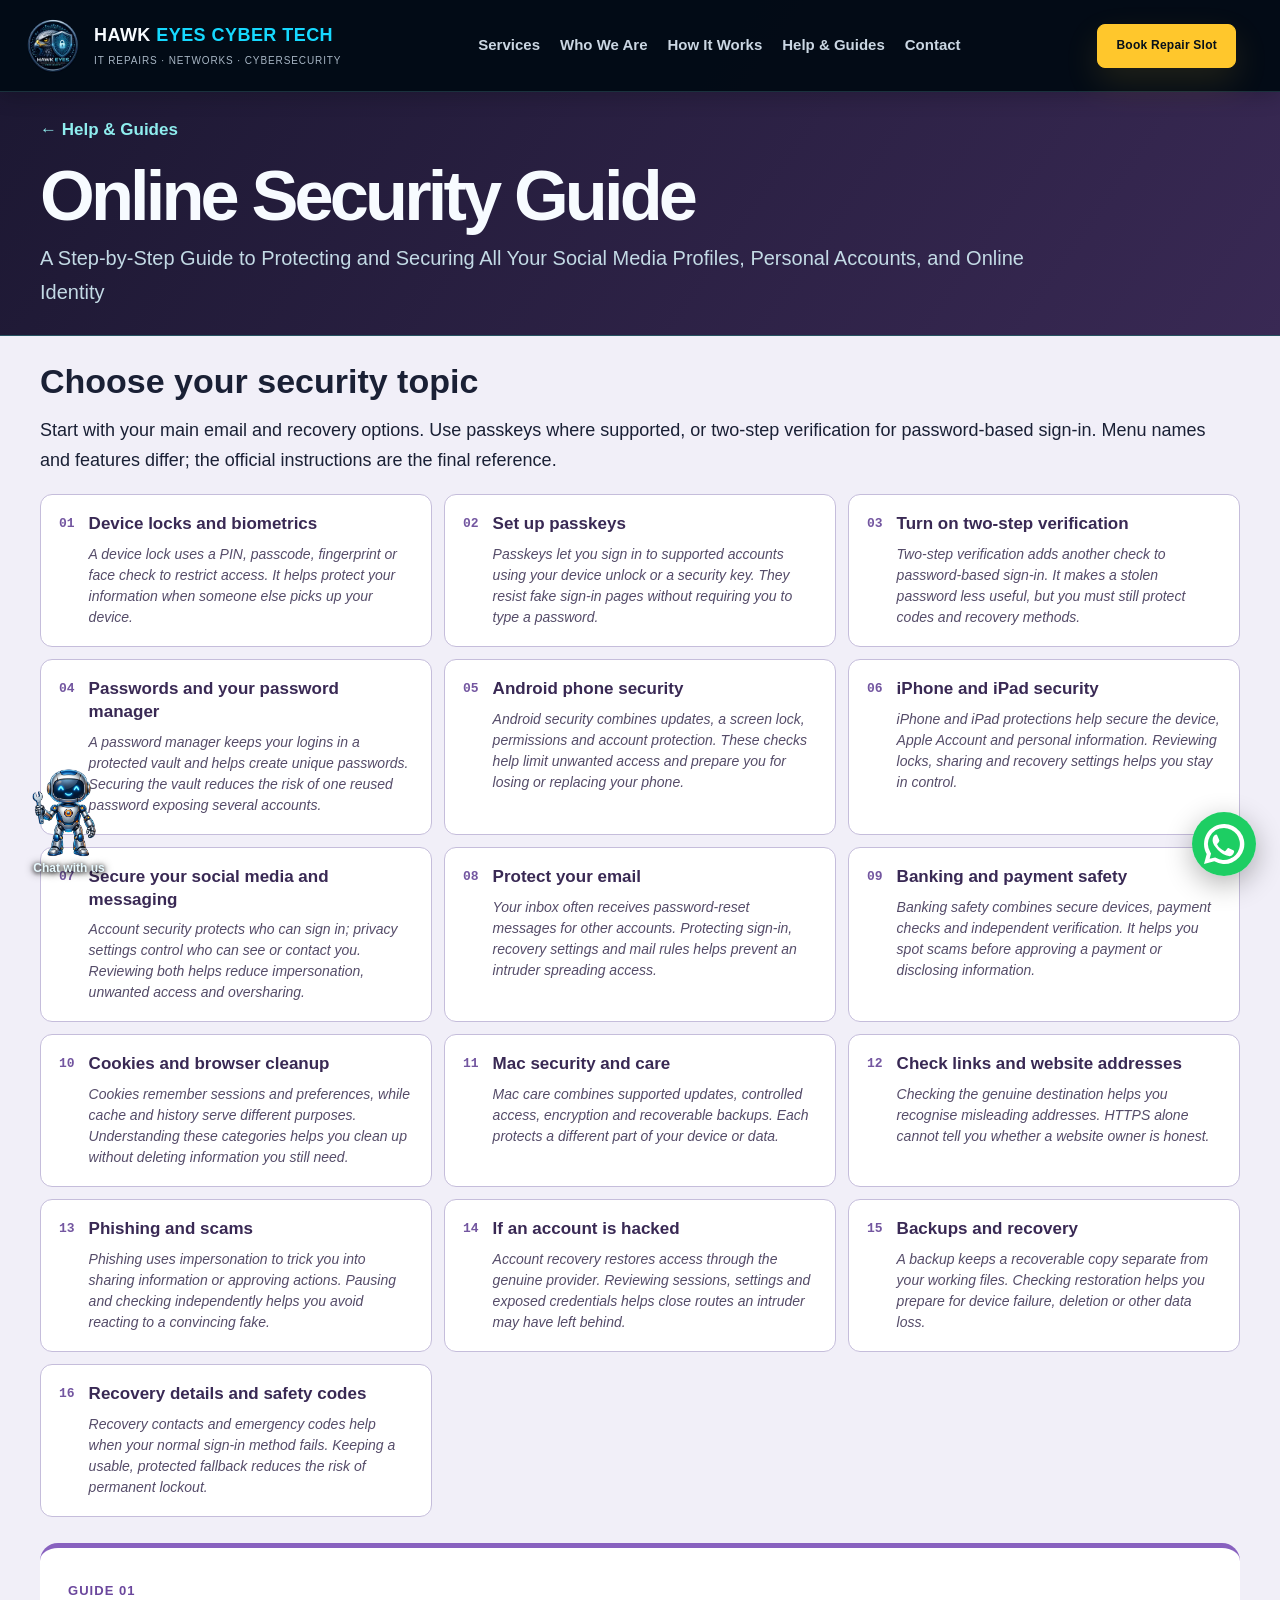
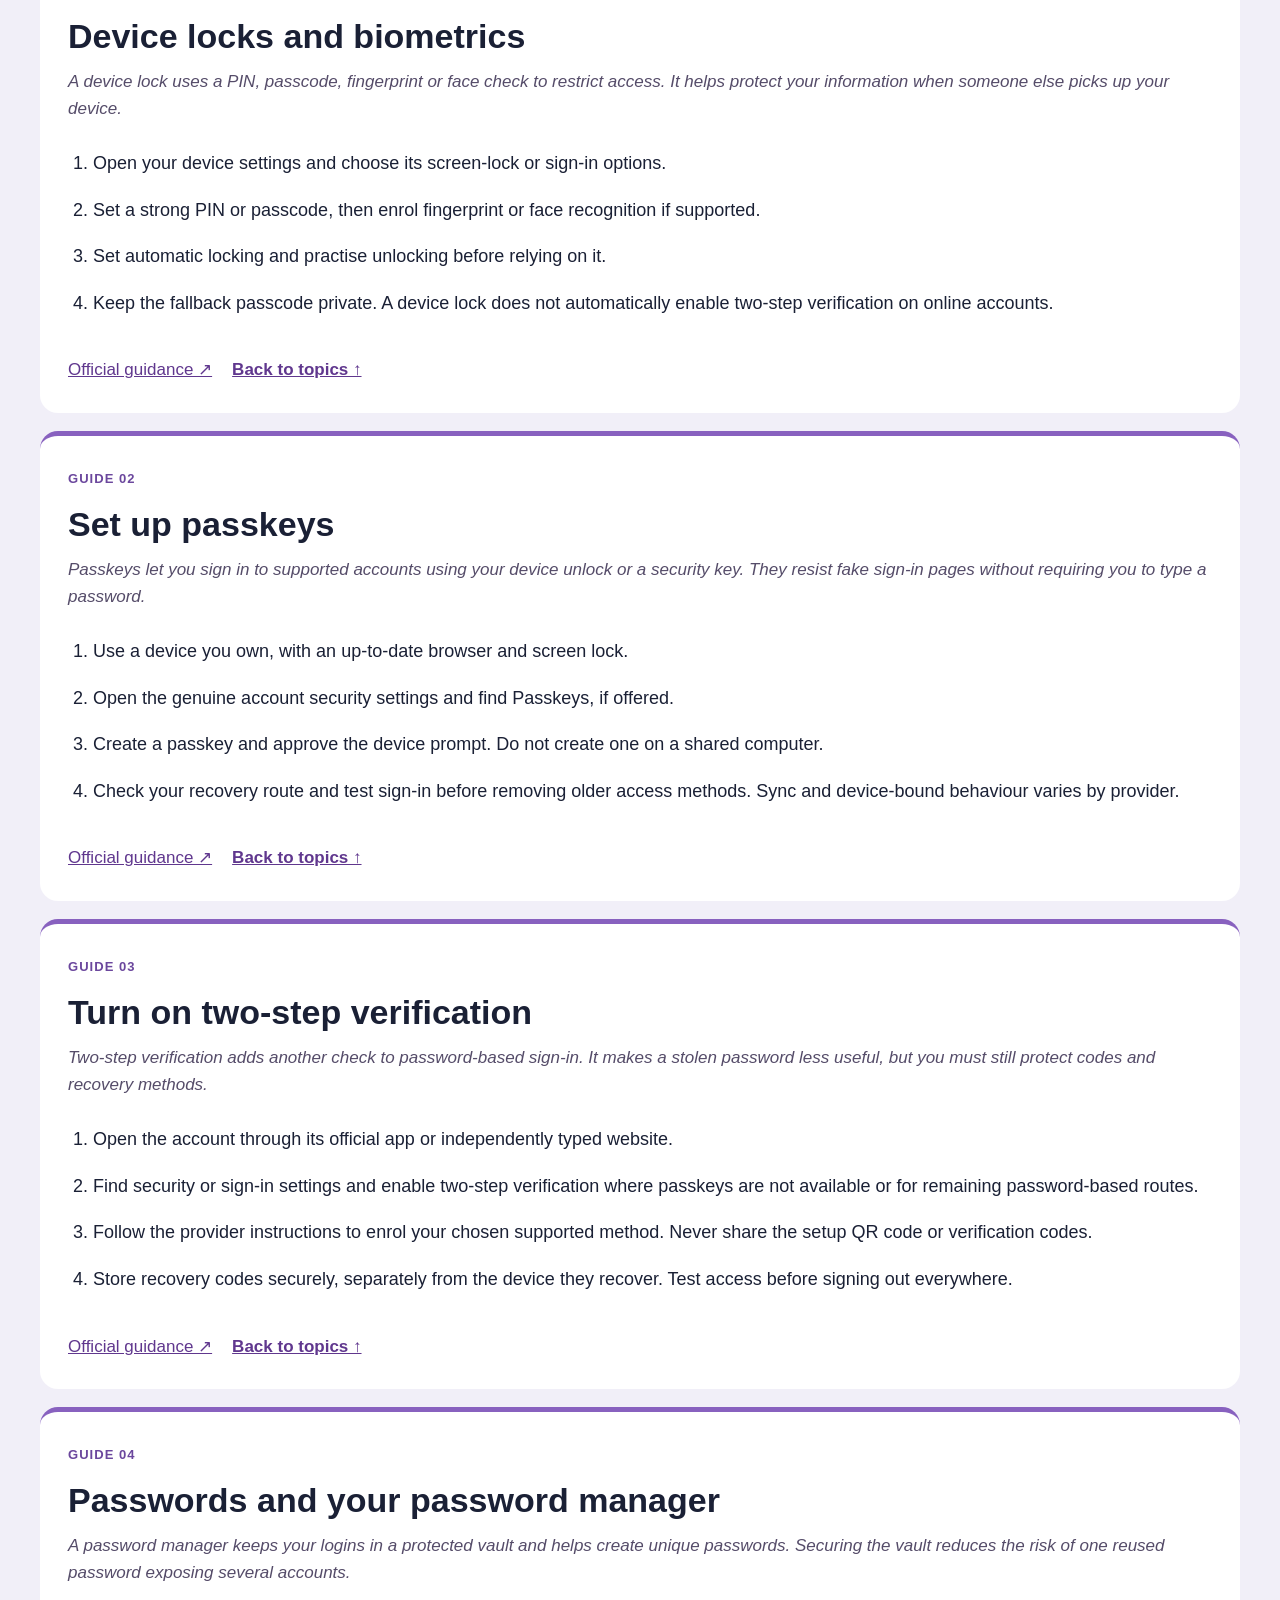
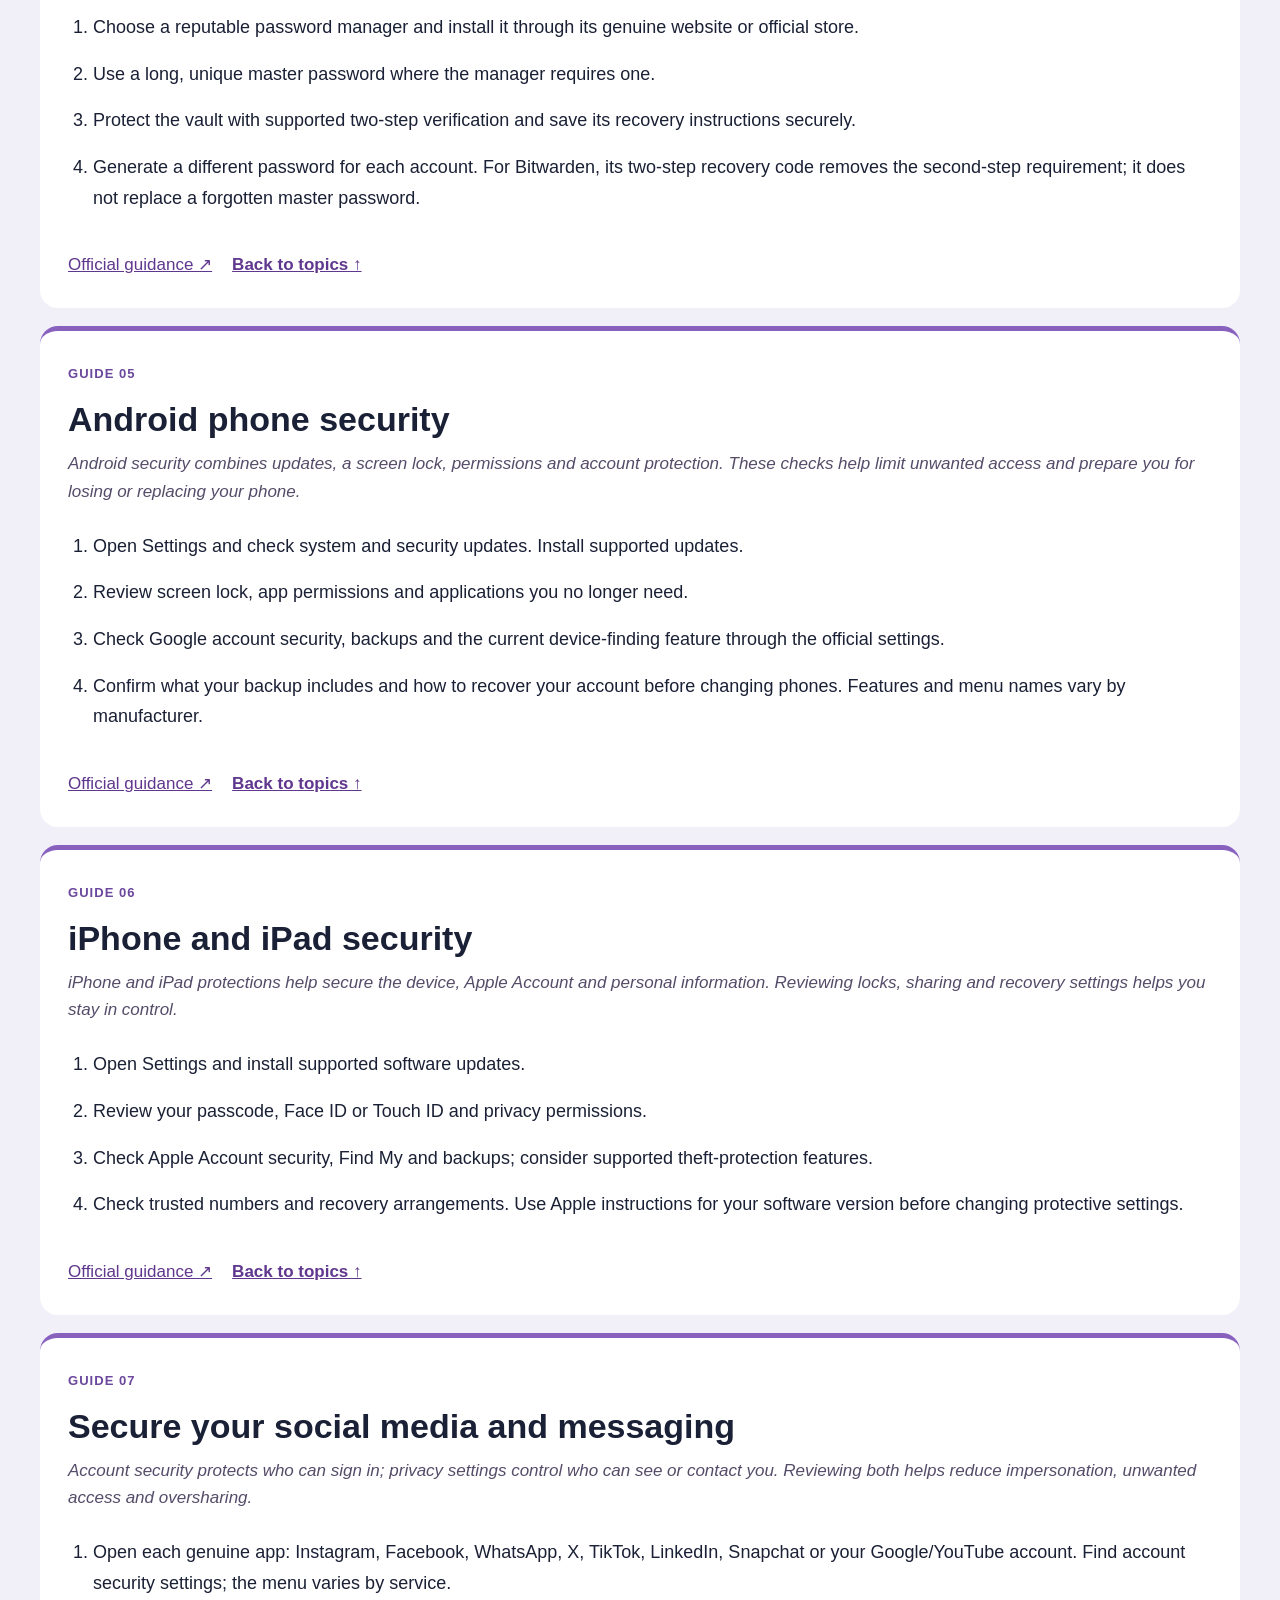
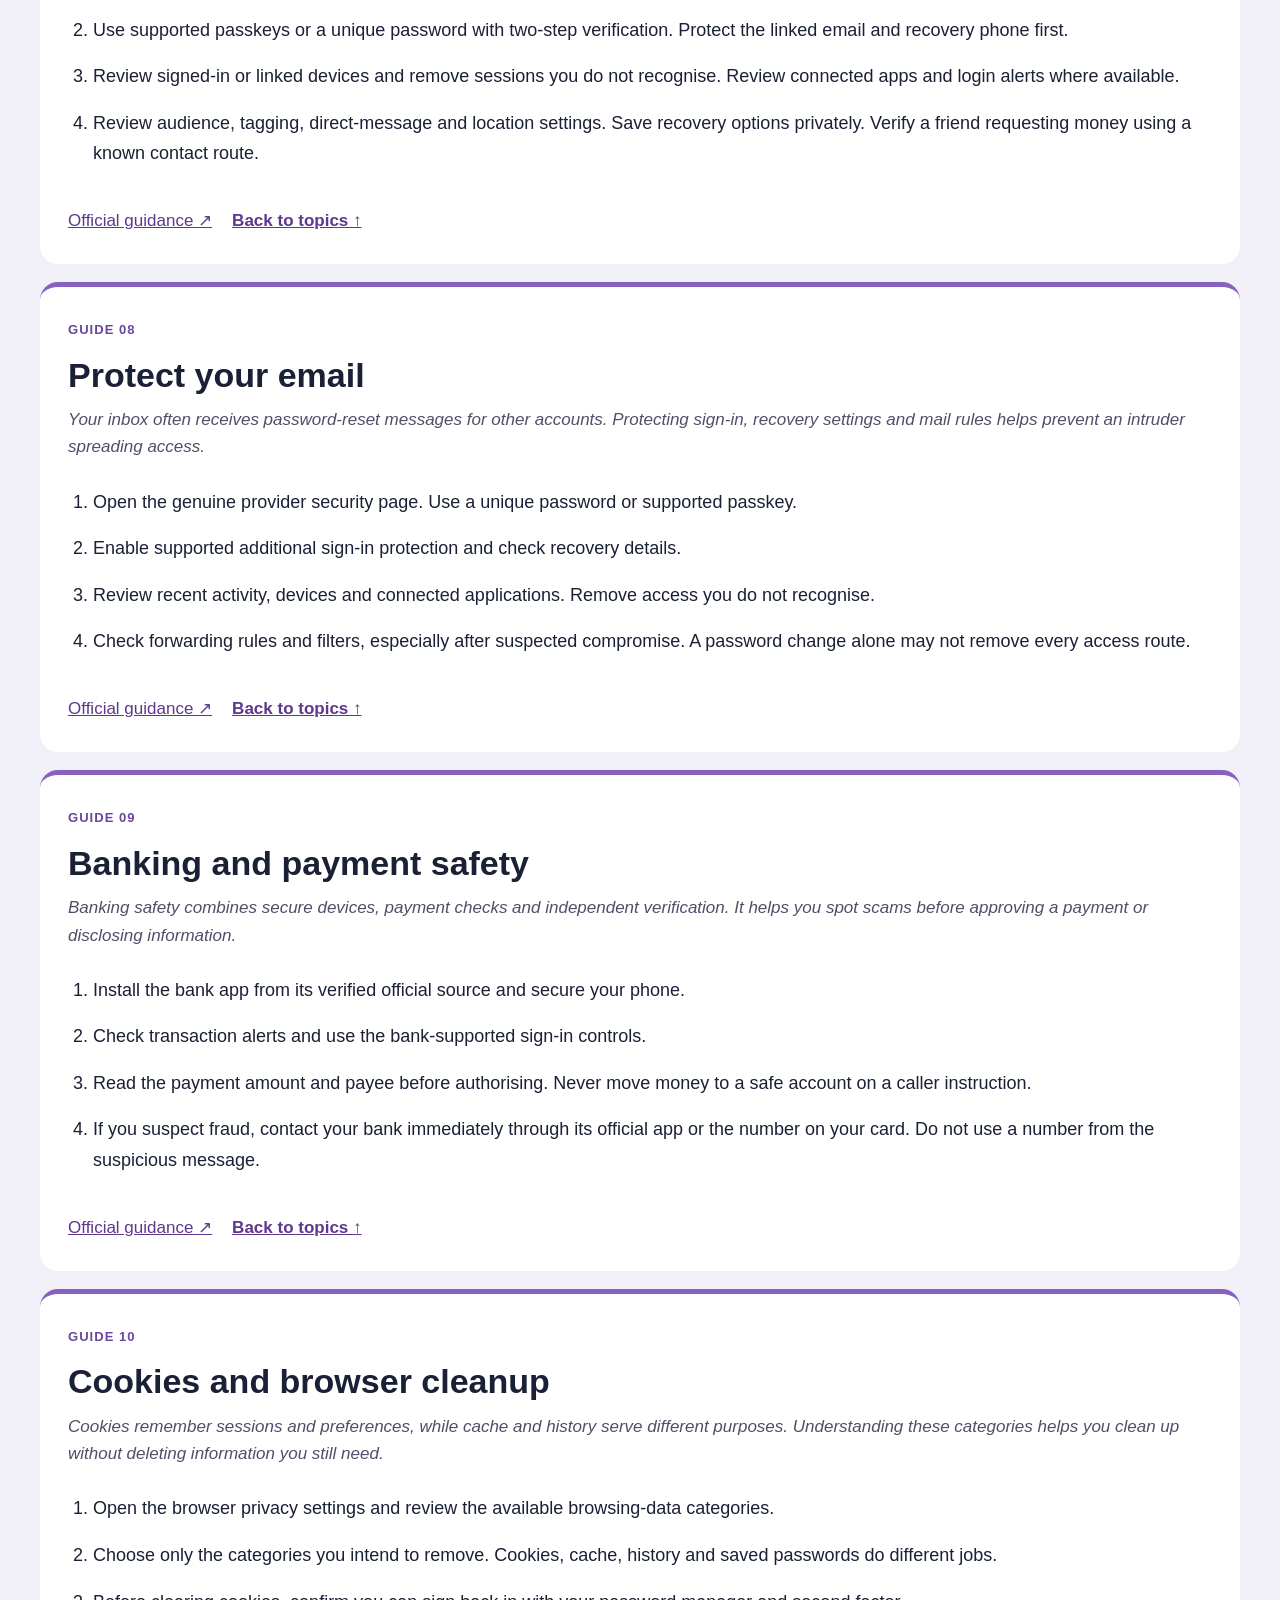
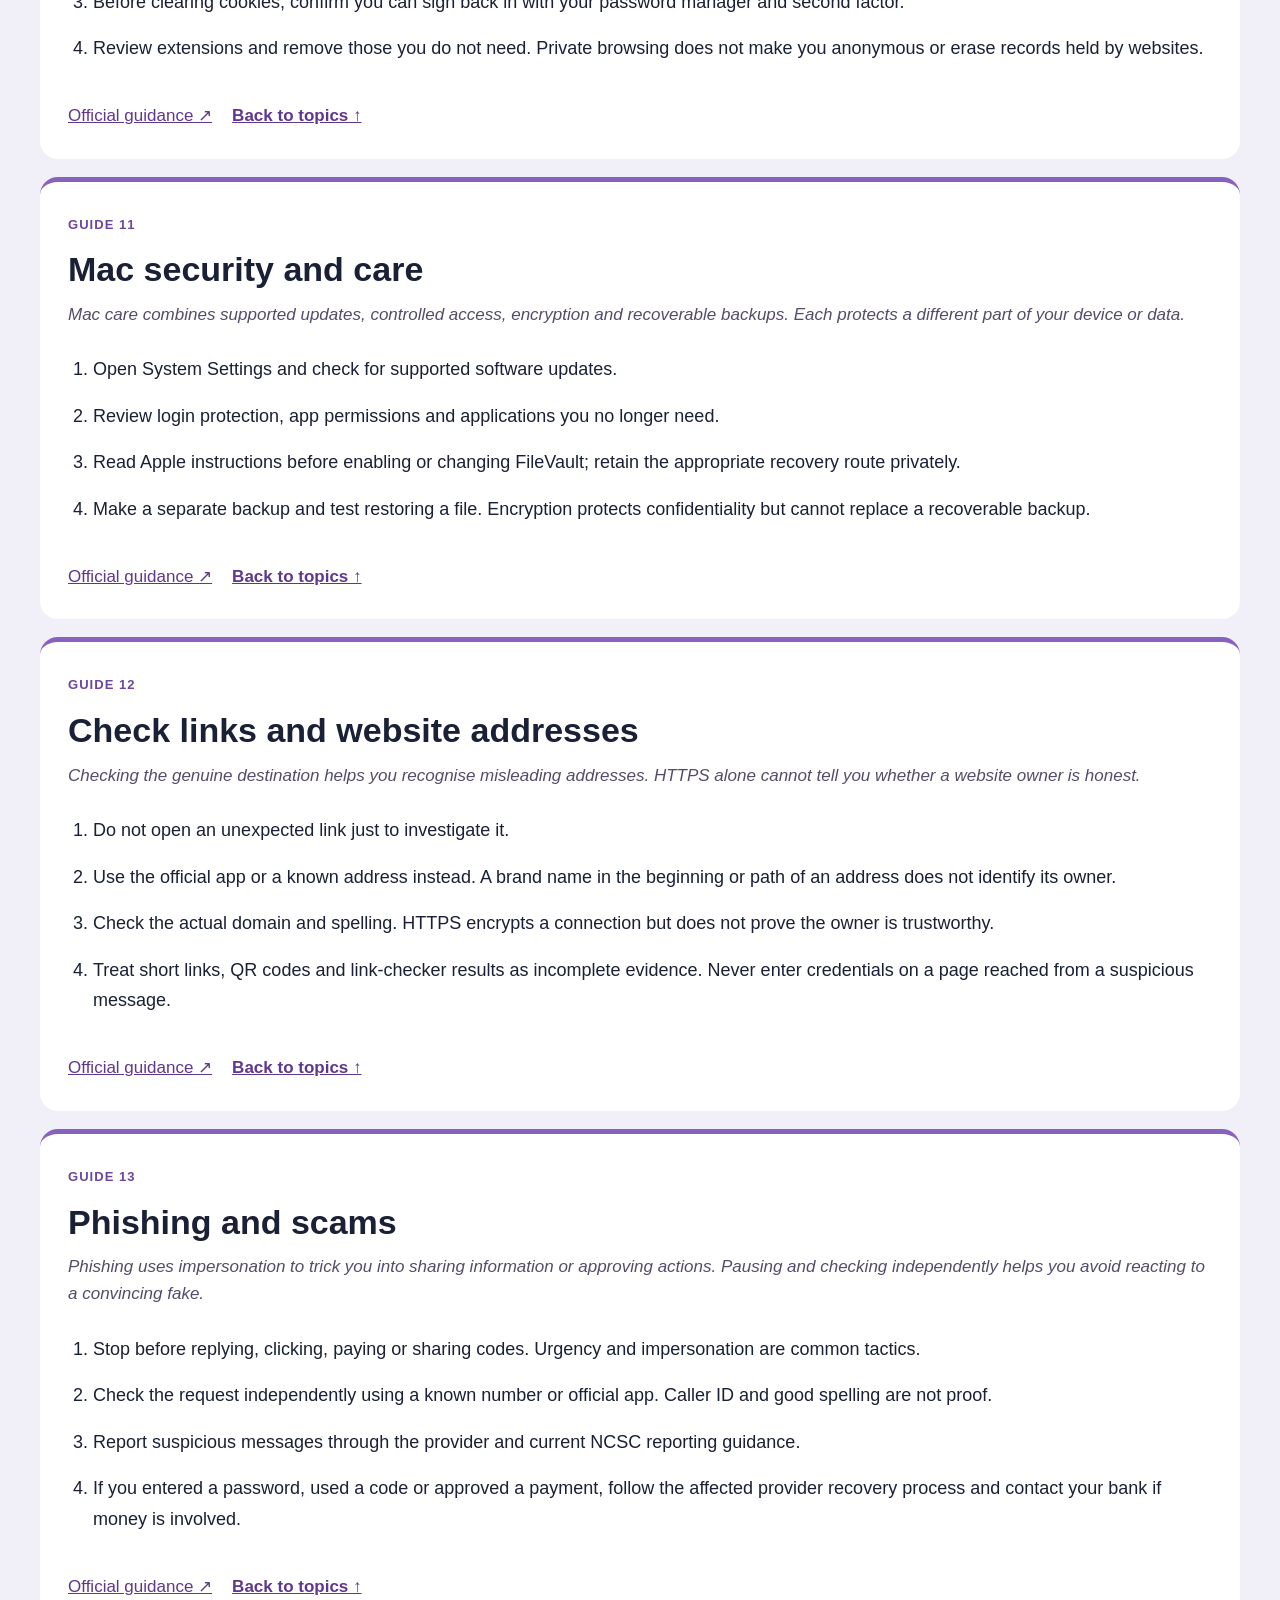
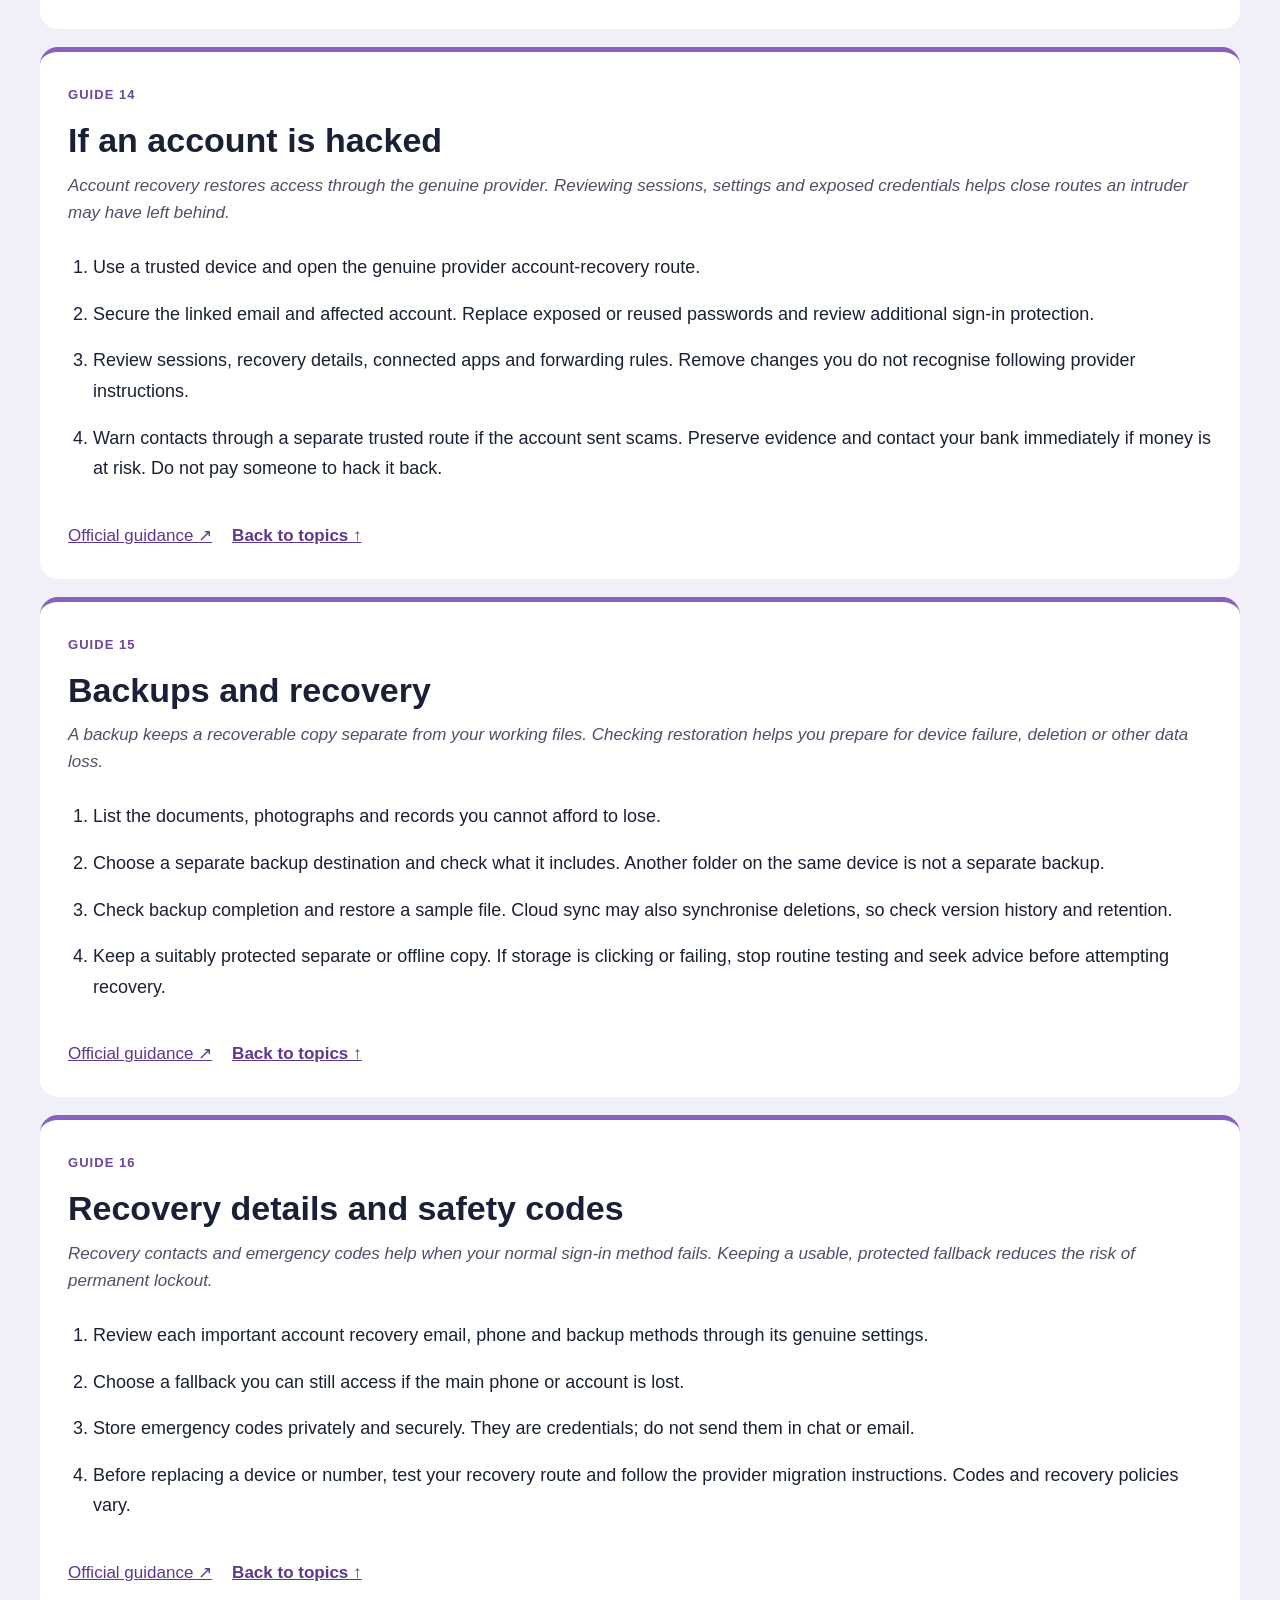
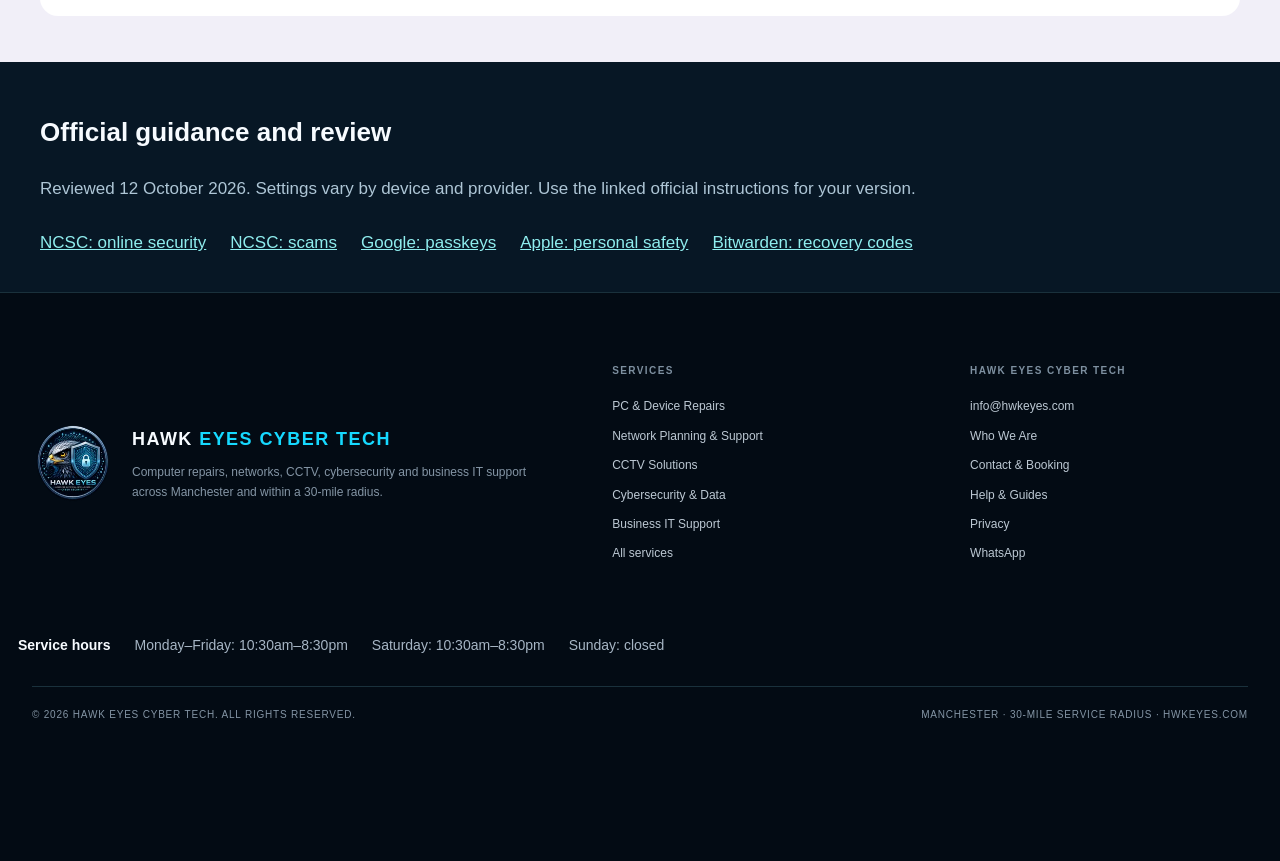
<file: online-security-guide.html>
<!DOCTYPE html>
<html lang="en-GB"><head><meta charset="utf-8"/><meta content="width=device-width,initial-scale=1" name="viewport"/><title>Online Security Guide | Hawk Eyes Cyber Tech</title><meta content="Step-by-step help for social media, personal accounts, devices, privacy and recovery." name="description"/><link href="https://hwkeyes.com/online-security-guide.html" rel="canonical"/><meta content="Online Security Guide" property="og:title"/><meta content="Step-by-step help for social media, personal accounts, devices, privacy and recovery." property="og:description"/><meta content="https://hwkeyes.com/online-security-guide.html" property="og:url"/><meta content="https://hwkeyes.com/assets/og.png" property="og:image"/><link href="assets/favicon.svg" rel="icon"/><link href="assets/styles.css?v=1.6.1" rel="stylesheet"/><link href="assets/help-guides.css?v=1.6.1" rel="stylesheet"/><link href="assets/hawk-adviser.css?v=1.6.1" rel="stylesheet"/></head><body><header class="site-header" id="top">
<a aria-label="Hawk Eyes Cyber Tech home" class="brand" href="index.html">
<img alt="" class="brand-mark" decoding="async" height="58" src="assets/hawk-eyes-logo-small.webp" width="58"/>
<span class="brand-copy"><strong>HAWK <span>EYES CYBER TECH</span></strong><small>IT Repairs · Networks · Cybersecurity</small></span>
</a>
<nav aria-label="Main navigation" class="desktop-nav">
<a href="services.html">Services</a><a href="about.html">Who We Are</a><a href="index.html#process">How It Works</a><a href="help-guides.html">Help &amp; Guides</a><a href="contact.html">Contact</a>
</nav>
<a class="header-call" href="tel:+447706494349"><span>Speak to us</span>07706 49 43 49</a>
<a class="button button-small" href="https://calendar.app.google/uvvYfiRC657q7Sws6" rel="noopener" target="_blank">Book Repair Slot</a>
<details class="mobile-menu"><summary aria-label="Open navigation">Menu</summary><div><a href="services.html">Services</a><a href="about.html">Who We Are</a><a href="index.html#process">How It Works</a><a href="help-guides.html">Help &amp; Guides</a><a href="contact.html">Contact</a><a href="tel:+447706494349">Call 07706 49 43 49</a></div></details>
</header><main id="main"><section class="guide-hero security-hero"><a class="guide-back" href="help-guides.html">← Help &amp; Guides</a><h1>Online Security Guide</h1><p>A Step-by-Step Guide to Protecting and Securing All Your Social Media Profiles, Personal Accounts, and Online Identity</p></section><div class="security-body"><section id="topics"><h2>Choose your security topic</h2><p>Start with your main email and recovery options. Use passkeys where supported, or two-step verification for password-based sign-in. Menu names and features differ; the official instructions are the final reference.</p><div class="security-topics"><a href="#biometrics"><span>01</span><span class="topic-card-copy"><strong>Device locks and biometrics</strong><em>A device lock uses a PIN, passcode, fingerprint or face check to restrict access. It helps protect your information when someone else picks up your device.</em></span></a><a href="#passkeys"><span>02</span><span class="topic-card-copy"><strong>Set up passkeys</strong><em>Passkeys let you sign in to supported accounts using your device unlock or a security key. They resist fake sign-in pages without requiring you to type a password.</em></span></a><a href="#two-step"><span>03</span><span class="topic-card-copy"><strong>Turn on two-step verification</strong><em>Two-step verification adds another check to password-based sign-in. It makes a stolen password less useful, but you must still protect codes and recovery methods.</em></span></a><a href="#password-manager"><span>04</span><span class="topic-card-copy"><strong>Passwords and your password manager</strong><em>A password manager keeps your logins in a protected vault and helps create unique passwords. Securing the vault reduces the risk of one reused password exposing several accounts.</em></span></a><a href="#android"><span>05</span><span class="topic-card-copy"><strong>Android phone security</strong><em>Android security combines updates, a screen lock, permissions and account protection. These checks help limit unwanted access and prepare you for losing or replacing your phone.</em></span></a><a href="#iphone"><span>06</span><span class="topic-card-copy"><strong>iPhone and iPad security</strong><em>iPhone and iPad protections help secure the device, Apple Account and personal information. Reviewing locks, sharing and recovery settings helps you stay in control.</em></span></a><a href="#social-media"><span>07</span><span class="topic-card-copy"><strong>Secure your social media and messaging</strong><em>Account security protects who can sign in; privacy settings control who can see or contact you. Reviewing both helps reduce impersonation, unwanted access and oversharing.</em></span></a><a href="#email"><span>08</span><span class="topic-card-copy"><strong>Protect your email</strong><em>Your inbox often receives password-reset messages for other accounts. Protecting sign-in, recovery settings and mail rules helps prevent an intruder spreading access.</em></span></a><a href="#banking"><span>09</span><span class="topic-card-copy"><strong>Banking and payment safety</strong><em>Banking safety combines secure devices, payment checks and independent verification. It helps you spot scams before approving a payment or disclosing information.</em></span></a><a href="#cookies"><span>10</span><span class="topic-card-copy"><strong>Cookies and browser cleanup</strong><em>Cookies remember sessions and preferences, while cache and history serve different purposes. Understanding these categories helps you clean up without deleting information you still need.</em></span></a><a href="#mac"><span>11</span><span class="topic-card-copy"><strong>Mac security and care</strong><em>Mac care combines supported updates, controlled access, encryption and recoverable backups. Each protects a different part of your device or data.</em></span></a><a href="#links"><span>12</span><span class="topic-card-copy"><strong>Check links and website addresses</strong><em>Checking the genuine destination helps you recognise misleading addresses. HTTPS alone cannot tell you whether a website owner is honest.</em></span></a><a href="#scams"><span>13</span><span class="topic-card-copy"><strong>Phishing and scams</strong><em>Phishing uses impersonation to trick you into sharing information or approving actions. Pausing and checking independently helps you avoid reacting to a convincing fake.</em></span></a><a href="#hacked-account"><span>14</span><span class="topic-card-copy"><strong>If an account is hacked</strong><em>Account recovery restores access through the genuine provider. Reviewing sessions, settings and exposed credentials helps close routes an intruder may have left behind.</em></span></a><a href="#backups"><span>15</span><span class="topic-card-copy"><strong>Backups and recovery</strong><em>A backup keeps a recoverable copy separate from your working files. Checking restoration helps you prepare for device failure, deletion or other data loss.</em></span></a><a href="#recovery"><span>16</span><span class="topic-card-copy"><strong>Recovery details and safety codes</strong><em>Recovery contacts and emergency codes help when your normal sign-in method fails. Keeping a usable, protected fallback reduces the risk of permanent lockout.</em></span></a></div></section><section class="security-step" id="biometrics"><span class="topic-number">Guide 01</span><h2>Device locks and biometrics</h2><p class="topic-explanation"><em>A device lock uses a PIN, passcode, fingerprint or face check to restrict access. It helps protect your information when someone else picks up your device.</em></p><ol><li>Open your device settings and choose its screen-lock or sign-in options.</li><li>Set a strong PIN or passcode, then enrol fingerprint or face recognition if supported.</li><li>Set automatic locking and practise unlocking before relying on it.</li><li>Keep the fallback passcode private. A device lock does not automatically enable two-step verification on online accounts.</li></ol><a class="official-link" href="https://support.apple.com/en-gb/guide/personal-safety/welcome/web" rel="noopener" target="_blank">Official guidance ↗</a><a class="guide-back" href="#topics">Back to topics ↑</a></section><section class="security-step" id="passkeys"><span class="topic-number">Guide 02</span><h2>Set up passkeys</h2><p class="topic-explanation"><em>Passkeys let you sign in to supported accounts using your device unlock or a security key. They resist fake sign-in pages without requiring you to type a password.</em></p><ol><li>Use a device you own, with an up-to-date browser and screen lock.</li><li>Open the genuine account security settings and find Passkeys, if offered.</li><li>Create a passkey and approve the device prompt. Do not create one on a shared computer.</li><li>Check your recovery route and test sign-in before removing older access methods. Sync and device-bound behaviour varies by provider.</li></ol><a class="official-link" href="https://support.google.com/accounts/answer/13548313?hl=en" rel="noopener" target="_blank">Official guidance ↗</a><a class="guide-back" href="#topics">Back to topics ↑</a></section><section class="security-step" id="two-step"><span class="topic-number">Guide 03</span><h2>Turn on two-step verification</h2><p class="topic-explanation"><em>Two-step verification adds another check to password-based sign-in. It makes a stolen password less useful, but you must still protect codes and recovery methods.</em></p><ol><li>Open the account through its official app or independently typed website.</li><li>Find security or sign-in settings and enable two-step verification where passkeys are not available or for remaining password-based routes.</li><li>Follow the provider instructions to enrol your chosen supported method. Never share the setup QR code or verification codes.</li><li>Store recovery codes securely, separately from the device they recover. Test access before signing out everywhere.</li></ol><a class="official-link" href="https://www.ncsc.gov.uk/collection/top-tips-for-staying-secure-online" rel="noopener" target="_blank">Official guidance ↗</a><a class="guide-back" href="#topics">Back to topics ↑</a></section><section class="security-step" id="password-manager"><span class="topic-number">Guide 04</span><h2>Passwords and your password manager</h2><p class="topic-explanation"><em>A password manager keeps your logins in a protected vault and helps create unique passwords. Securing the vault reduces the risk of one reused password exposing several accounts.</em></p><ol><li>Choose a reputable password manager and install it through its genuine website or official store.</li><li>Use a long, unique master password where the manager requires one.</li><li>Protect the vault with supported two-step verification and save its recovery instructions securely.</li><li>Generate a different password for each account. For Bitwarden, its two-step recovery code removes the second-step requirement; it does not replace a forgotten master password.</li></ol><a class="official-link" href="https://bitwarden.com/help/two-step-recovery-code/" rel="noopener" target="_blank">Official guidance ↗</a><a class="guide-back" href="#topics">Back to topics ↑</a></section><section class="security-step" id="android"><span class="topic-number">Guide 05</span><h2>Android phone security</h2><p class="topic-explanation"><em>Android security combines updates, a screen lock, permissions and account protection. These checks help limit unwanted access and prepare you for losing or replacing your phone.</em></p><ol><li>Open Settings and check system and security updates. Install supported updates.</li><li>Review screen lock, app permissions and applications you no longer need.</li><li>Check Google account security, backups and the current device-finding feature through the official settings.</li><li>Confirm what your backup includes and how to recover your account before changing phones. Features and menu names vary by manufacturer.</li></ol><a class="official-link" href="https://www.ncsc.gov.uk/collection/top-tips-for-staying-secure-online" rel="noopener" target="_blank">Official guidance ↗</a><a class="guide-back" href="#topics">Back to topics ↑</a></section><section class="security-step" id="iphone"><span class="topic-number">Guide 06</span><h2>iPhone and iPad security</h2><p class="topic-explanation"><em>iPhone and iPad protections help secure the device, Apple Account and personal information. Reviewing locks, sharing and recovery settings helps you stay in control.</em></p><ol><li>Open Settings and install supported software updates.</li><li>Review your passcode, Face ID or Touch ID and privacy permissions.</li><li>Check Apple Account security, Find My and backups; consider supported theft-protection features.</li><li>Check trusted numbers and recovery arrangements. Use Apple instructions for your software version before changing protective settings.</li></ol><a class="official-link" href="https://support.apple.com/en-gb/guide/personal-safety/welcome/web" rel="noopener" target="_blank">Official guidance ↗</a><a class="guide-back" href="#topics">Back to topics ↑</a></section><section class="security-step" id="social-media"><span class="topic-number">Guide 07</span><h2>Secure your social media and messaging</h2><p class="topic-explanation"><em>Account security protects who can sign in; privacy settings control who can see or contact you. Reviewing both helps reduce impersonation, unwanted access and oversharing.</em></p><ol><li>Open each genuine app: Instagram, Facebook, WhatsApp, X, TikTok, LinkedIn, Snapchat or your Google/YouTube account. Find account security settings; the menu varies by service.</li><li>Use supported passkeys or a unique password with two-step verification. Protect the linked email and recovery phone first.</li><li>Review signed-in or linked devices and remove sessions you do not recognise. Review connected apps and login alerts where available.</li><li>Review audience, tagging, direct-message and location settings. Save recovery options privately. Verify a friend requesting money using a known contact route.</li></ol><a class="official-link" href="https://www.ncsc.gov.uk/collection/top-tips-for-staying-secure-online" rel="noopener" target="_blank">Official guidance ↗</a><a class="guide-back" href="#topics">Back to topics ↑</a></section><section class="security-step" id="email"><span class="topic-number">Guide 08</span><h2>Protect your email</h2><p class="topic-explanation"><em>Your inbox often receives password-reset messages for other accounts. Protecting sign-in, recovery settings and mail rules helps prevent an intruder spreading access.</em></p><ol><li>Open the genuine provider security page. Use a unique password or supported passkey.</li><li>Enable supported additional sign-in protection and check recovery details.</li><li>Review recent activity, devices and connected applications. Remove access you do not recognise.</li><li>Check forwarding rules and filters, especially after suspected compromise. A password change alone may not remove every access route.</li></ol><a class="official-link" href="https://www.ncsc.gov.uk/collection/top-tips-for-staying-secure-online" rel="noopener" target="_blank">Official guidance ↗</a><a class="guide-back" href="#topics">Back to topics ↑</a></section><section class="security-step" id="banking"><span class="topic-number">Guide 09</span><h2>Banking and payment safety</h2><p class="topic-explanation"><em>Banking safety combines secure devices, payment checks and independent verification. It helps you spot scams before approving a payment or disclosing information.</em></p><ol><li>Install the bank app from its verified official source and secure your phone.</li><li>Check transaction alerts and use the bank-supported sign-in controls.</li><li>Read the payment amount and payee before authorising. Never move money to a safe account on a caller instruction.</li><li>If you suspect fraud, contact your bank immediately through its official app or the number on your card. Do not use a number from the suspicious message.</li></ol><a class="official-link" href="https://www.ncsc.gov.uk/collection/phishing-scams" rel="noopener" target="_blank">Official guidance ↗</a><a class="guide-back" href="#topics">Back to topics ↑</a></section><section class="security-step" id="cookies"><span class="topic-number">Guide 10</span><h2>Cookies and browser cleanup</h2><p class="topic-explanation"><em>Cookies remember sessions and preferences, while cache and history serve different purposes. Understanding these categories helps you clean up without deleting information you still need.</em></p><ol><li>Open the browser privacy settings and review the available browsing-data categories.</li><li>Choose only the categories you intend to remove. Cookies, cache, history and saved passwords do different jobs.</li><li>Before clearing cookies, confirm you can sign back in with your password manager and second factor.</li><li>Review extensions and remove those you do not need. Private browsing does not make you anonymous or erase records held by websites.</li></ol><a class="official-link" href="https://www.ncsc.gov.uk/collection/top-tips-for-staying-secure-online" rel="noopener" target="_blank">Official guidance ↗</a><a class="guide-back" href="#topics">Back to topics ↑</a></section><section class="security-step" id="mac"><span class="topic-number">Guide 11</span><h2>Mac security and care</h2><p class="topic-explanation"><em>Mac care combines supported updates, controlled access, encryption and recoverable backups. Each protects a different part of your device or data.</em></p><ol><li>Open System Settings and check for supported software updates.</li><li>Review login protection, app permissions and applications you no longer need.</li><li>Read Apple instructions before enabling or changing FileVault; retain the appropriate recovery route privately.</li><li>Make a separate backup and test restoring a file. Encryption protects confidentiality but cannot replace a recoverable backup.</li></ol><a class="official-link" href="https://support.apple.com/en-gb/guide/personal-safety/welcome/web" rel="noopener" target="_blank">Official guidance ↗</a><a class="guide-back" href="#topics">Back to topics ↑</a></section><section class="security-step" id="links"><span class="topic-number">Guide 12</span><h2>Check links and website addresses</h2><p class="topic-explanation"><em>Checking the genuine destination helps you recognise misleading addresses. HTTPS alone cannot tell you whether a website owner is honest.</em></p><ol><li>Do not open an unexpected link just to investigate it.</li><li>Use the official app or a known address instead. A brand name in the beginning or path of an address does not identify its owner.</li><li>Check the actual domain and spelling. HTTPS encrypts a connection but does not prove the owner is trustworthy.</li><li>Treat short links, QR codes and link-checker results as incomplete evidence. Never enter credentials on a page reached from a suspicious message.</li></ol><a class="official-link" href="https://www.ncsc.gov.uk/collection/phishing-scams" rel="noopener" target="_blank">Official guidance ↗</a><a class="guide-back" href="#topics">Back to topics ↑</a></section><section class="security-step" id="scams"><span class="topic-number">Guide 13</span><h2>Phishing and scams</h2><p class="topic-explanation"><em>Phishing uses impersonation to trick you into sharing information or approving actions. Pausing and checking independently helps you avoid reacting to a convincing fake.</em></p><ol><li>Stop before replying, clicking, paying or sharing codes. Urgency and impersonation are common tactics.</li><li>Check the request independently using a known number or official app. Caller ID and good spelling are not proof.</li><li>Report suspicious messages through the provider and current NCSC reporting guidance.</li><li>If you entered a password, used a code or approved a payment, follow the affected provider recovery process and contact your bank if money is involved.</li></ol><a class="official-link" href="https://www.ncsc.gov.uk/collection/phishing-scams" rel="noopener" target="_blank">Official guidance ↗</a><a class="guide-back" href="#topics">Back to topics ↑</a></section><section class="security-step" id="hacked-account"><span class="topic-number">Guide 14</span><h2>If an account is hacked</h2><p class="topic-explanation"><em>Account recovery restores access through the genuine provider. Reviewing sessions, settings and exposed credentials helps close routes an intruder may have left behind.</em></p><ol><li>Use a trusted device and open the genuine provider account-recovery route.</li><li>Secure the linked email and affected account. Replace exposed or reused passwords and review additional sign-in protection.</li><li>Review sessions, recovery details, connected apps and forwarding rules. Remove changes you do not recognise following provider instructions.</li><li>Warn contacts through a separate trusted route if the account sent scams. Preserve evidence and contact your bank immediately if money is at risk. Do not pay someone to hack it back.</li></ol><a class="official-link" href="https://www.ncsc.gov.uk/collection/phishing-scams" rel="noopener" target="_blank">Official guidance ↗</a><a class="guide-back" href="#topics">Back to topics ↑</a></section><section class="security-step" id="backups"><span class="topic-number">Guide 15</span><h2>Backups and recovery</h2><p class="topic-explanation"><em>A backup keeps a recoverable copy separate from your working files. Checking restoration helps you prepare for device failure, deletion or other data loss.</em></p><ol><li>List the documents, photographs and records you cannot afford to lose.</li><li>Choose a separate backup destination and check what it includes. Another folder on the same device is not a separate backup.</li><li>Check backup completion and restore a sample file. Cloud sync may also synchronise deletions, so check version history and retention.</li><li>Keep a suitably protected separate or offline copy. If storage is clicking or failing, stop routine testing and seek advice before attempting recovery.</li></ol><a class="official-link" href="https://www.ncsc.gov.uk/collection/top-tips-for-staying-secure-online" rel="noopener" target="_blank">Official guidance ↗</a><a class="guide-back" href="#topics">Back to topics ↑</a></section><section class="security-step" id="recovery"><span class="topic-number">Guide 16</span><h2>Recovery details and safety codes</h2><p class="topic-explanation"><em>Recovery contacts and emergency codes help when your normal sign-in method fails. Keeping a usable, protected fallback reduces the risk of permanent lockout.</em></p><ol><li>Review each important account recovery email, phone and backup methods through its genuine settings.</li><li>Choose a fallback you can still access if the main phone or account is lost.</li><li>Store emergency codes privately and securely. They are credentials; do not send them in chat or email.</li><li>Before replacing a device or number, test your recovery route and follow the provider migration instructions. Codes and recovery policies vary.</li></ol><a class="official-link" href="https://www.ncsc.gov.uk/collection/top-tips-for-staying-secure-online" rel="noopener" target="_blank">Official guidance ↗</a><a class="guide-back" href="#topics">Back to topics ↑</a></section></div><section class="guide-sources"><h2>Official guidance and review</h2><p>Reviewed 12 October 2026. Settings vary by device and provider. Use the linked official instructions for your version.</p><a href="https://www.ncsc.gov.uk/collection/top-tips-for-staying-secure-online">NCSC: online security</a><a href="https://www.ncsc.gov.uk/collection/phishing-scams">NCSC: scams</a><a href="https://support.google.com/accounts/answer/13548313?hl=en">Google: passkeys</a><a href="https://support.apple.com/en-gb/guide/personal-safety/welcome/web">Apple: personal safety</a><a href="https://bitwarden.com/help/two-step-recovery-code/">Bitwarden: recovery codes</a></section></main><footer class="site-footer" id="contact">
<div class="footer-main">
<div class="footer-brand"><img alt="Hawk Eyes Cyber Tech" decoding="async" height="82" src="assets/hawk-eyes-logo-small.webp" width="82"/><div><strong>HAWK <span>EYES CYBER TECH</span></strong><p>Computer repairs, networks, CCTV, cybersecurity and business IT support across Manchester and within a 30-mile radius.</p></div></div>
<div><h3>Services</h3><a href="repairs.html">PC &amp; Device Repairs</a><a href="networks.html">Network Planning &amp; Support</a><a href="cctv.html">CCTV Solutions</a><a href="cybersecurity-data.html">Cybersecurity &amp; Data</a><a href="business-it.html">Business IT Support</a><a href="services.html">All services</a></div>
<div><h3>Hawk Eyes Cyber Tech</h3><a href="mailto:info@hwkeyes.com">info@hwkeyes.com</a><a href="about.html">Who We Are</a><a href="contact.html">Contact &amp; Booking</a><a href="help-guides.html">Help &amp; Guides</a><a href="privacy.html">Privacy</a><a href="https://wa.me/447706494349?text=Hello%20Hawk%20Eyes%20Cyber%20Tech%2C%20I%20need%20help%20with%20a%20computer%20or%20IT%20service." rel="noopener" target="_blank">WhatsApp</a></div>
</div>
<div class="service-hours"><strong>Service hours</strong><span>Monday–Friday: 10:30am–8:30pm</span><span>Saturday: 10:30am–8:30pm</span><span>Sunday: closed</span></div><div class="footer-bottom"><span>© <span data-year=""></span> Hawk Eyes Cyber Tech. All rights reserved.</span><span>Manchester · 30-mile service radius · hwkeyes.com</span></div>
</footer><a aria-label="Chat with Hawk Eyes Cyber Tech on WhatsApp" class="whatsapp-float" href="https://wa.me/447706494349?text=Hello%20Hawk%20Eyes%20Cyber%20Tech%2C%20I%20need%20help%20with%20a%20computer%20or%20IT%20service." rel="noopener" target="_blank"><img alt="" aria-hidden="true" height="64" src="assets/whatsapp.svg" width="64"/></a><script defer="" src="assets/site.js"></script><script defer="" src="assets/hawk-adviser-engine.js?v=1.6.1"></script><script defer="" src="assets/adviser/knowledge-base.js?v=1.6.1"></script><script defer="" src="assets/hawk-adviser.js?v=1.6.1"></script></body></html>
</file>
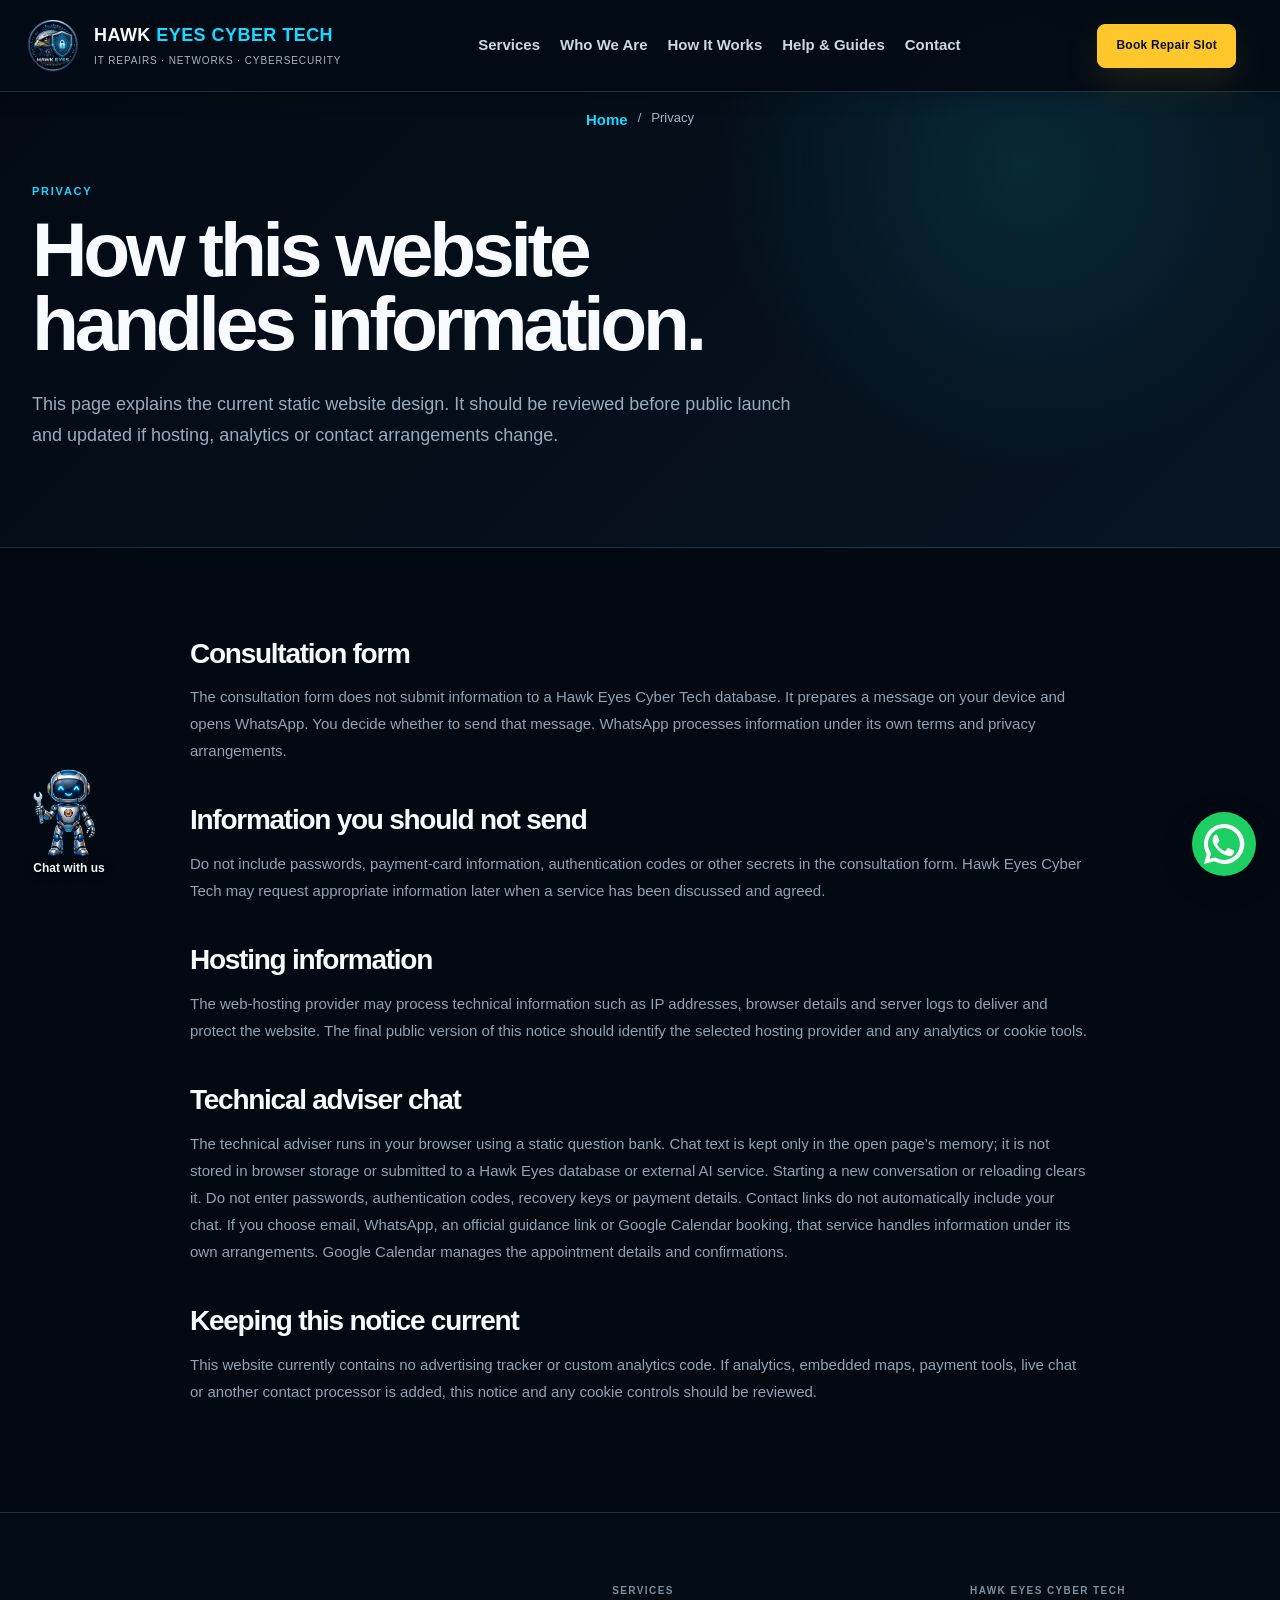
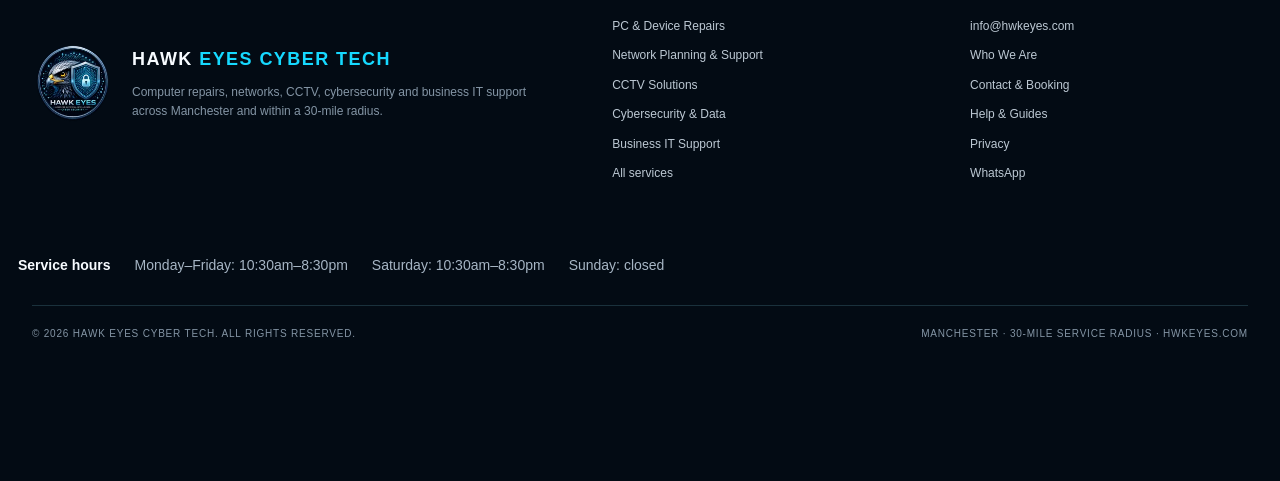
<file: privacy.html>
<!doctype html>
<html lang="en-GB">
<head>
  <meta charset="utf-8">
  <meta name="viewport" content="width=device-width,initial-scale=1">
  <title>Website Privacy Information | Hawk Eyes Cyber Tech</title>
  <meta name="description" content="How the Hawk Eyes Cyber Tech website consultation form prepares WhatsApp messages, what information to avoid sharing and how website information is handled.">
  <meta name="robots" content="index,follow">
  <meta name="theme-color" content="#06111f">
  <link rel="canonical" href="https://hwkeyes.com/privacy.html">
  <link rel="icon" href="assets/favicon.svg" type="image/svg+xml">
  <link rel="stylesheet" href="assets/styles.css?v=1.6.1">
  <meta property="og:type" content="website">
  <meta property="og:site_name" content="Hawk Eyes Cyber Tech">
  <meta property="og:title" content="Website Privacy Information | Hawk Eyes Cyber Tech">
  <meta property="og:description" content="How the Hawk Eyes Cyber Tech website consultation form prepares WhatsApp messages, what information to avoid sharing and how website information is handled.">
  <meta property="og:url" content="https://hwkeyes.com/privacy.html">
  <meta property="og:image" content="https://hwkeyes.com/assets/og.png">
  <meta name="twitter:card" content="summary_large_image">
  <meta name="twitter:title" content="Website Privacy Information | Hawk Eyes Cyber Tech">
  <meta name="twitter:description" content="How the Hawk Eyes Cyber Tech website consultation form prepares WhatsApp messages, what information to avoid sharing and how website information is handled.">
  <meta name="twitter:image" content="https://hwkeyes.com/assets/og.png">
  <script type="application/ld+json">{"@context": "https://schema.org", "@graph": [{"@type": "Organization", "@id": "https://hwkeyes.com/#organization", "name": "Hawk Eyes Cyber Tech", "url": "https://hwkeyes.com/", "telephone": "+447706494349", "logo": "https://hwkeyes.com/assets/hawk-eyes-logo-small.webp", "areaServed": {"@type": "Place", "name": "Manchester and locations within an agreed 30-mile radius"}, "email": "info@hwkeyes.com"}, {"@type": "WebSite", "@id": "https://hwkeyes.com/#website", "url": "https://hwkeyes.com/", "name": "Hawk Eyes Cyber Tech", "publisher": {"@id": "https://hwkeyes.com/#organization"}}, {"@type": "WebPage", "@id": "https://hwkeyes.com/privacy.html#webpage", "url": "https://hwkeyes.com/privacy.html", "name": "Website Privacy Information | Hawk Eyes Cyber Tech", "description": "How the Hawk Eyes Cyber Tech website consultation form prepares WhatsApp messages, what information to avoid sharing and how website information is handled.", "inLanguage": "en-GB", "isPartOf": {"@id": "https://hwkeyes.com/#website"}, "about": {"@id": "https://hwkeyes.com/#organization"}}, {"@type": "BreadcrumbList", "@id": "https://hwkeyes.com/privacy.html#breadcrumbs", "itemListElement": [{"@type": "ListItem", "position": 1, "name": "Home", "item": "https://hwkeyes.com/"}, {"@type": "ListItem", "position": 2, "name": "Privacy", "item": "https://hwkeyes.com/privacy.html"}]}]}</script>
<link rel="stylesheet" href="assets/hawk-adviser.css?v=1.6.1">
</head><body><a class="skip-link" href="#main-content">Skip to main content</a><header class="site-header" id="top">
  <a class="brand" href="index.html" aria-label="Hawk Eyes Cyber Tech home">
    <img src="assets/hawk-eyes-logo-small.webp" alt="" width="58" height="58" class="brand-mark" decoding="async">
    <span class="brand-copy"><strong>HAWK <span>EYES CYBER TECH</span></strong><small>IT Repairs · Networks · Cybersecurity</small></span>
  </a>
  <nav class="desktop-nav" aria-label="Main navigation">
    <a href="services.html">Services</a><a href="about.html">Who We Are</a><a href="index.html#process">How It Works</a><a href="help-guides.html">Help &amp; Guides</a><a href="contact.html">Contact</a>
  </nav>
  <a class="header-call" href="tel:+447706494349"><span>Speak to us</span>07706 49 43 49</a>
  <a class="button button-small" href="https://calendar.app.google/uvvYfiRC657q7Sws6" target="_blank" rel="noopener">Book Repair Slot</a>
  <details class="mobile-menu"><summary aria-label="Open navigation">Menu</summary><div><a href="services.html">Services</a><a href="about.html">Who We Are</a><a href="index.html#process">How It Works</a><a href="help-guides.html">Help &amp; Guides</a><a href="contact.html">Contact</a><a href="tel:+447706494349">Call 07706 49 43 49</a></div></details>
</header><main id="main-content" tabindex="-1"><nav class="breadcrumbs" aria-label="Breadcrumb"><a href="index.html">Home</a><span aria-hidden="true">/</span><span aria-current="page">Privacy</span></nav><section class="static-hero compact"><div><span class="section-kicker">Privacy</span><h1>How this website handles information.</h1><p>This page explains the current static website design. It should be reviewed before public launch and updated if hosting, analytics or contact arrangements change.</p></div></section><section class="section legal-copy"><h2>Consultation form</h2><p>The consultation form does not submit information to a Hawk Eyes Cyber Tech database. It prepares a message on your device and opens WhatsApp. You decide whether to send that message. WhatsApp processes information under its own terms and privacy arrangements.</p><h2>Information you should not send</h2><p>Do not include passwords, payment-card information, authentication codes or other secrets in the consultation form. Hawk Eyes Cyber Tech may request appropriate information later when a service has been discussed and agreed.</p><h2>Hosting information</h2><p>The web-hosting provider may process technical information such as IP addresses, browser details and server logs to deliver and protect the website. The final public version of this notice should identify the selected hosting provider and any analytics or cookie tools.</p><h2>Technical adviser chat</h2><p>The technical adviser runs in your browser using a static question bank. Chat text is kept only in the open page’s memory; it is not stored in browser storage or submitted to a Hawk Eyes database or external AI service. Starting a new conversation or reloading clears it. Do not enter passwords, authentication codes, recovery keys or payment details. Contact links do not automatically include your chat. If you choose email, WhatsApp, an official guidance link or Google Calendar booking, that service handles information under its own arrangements. Google Calendar manages the appointment details and confirmations.</p><h2>Keeping this notice current</h2><p>This website currently contains no advertising tracker or custom analytics code. If analytics, embedded maps, payment tools, live chat or another contact processor is added, this notice and any cookie controls should be reviewed.</p></section></main><footer class="site-footer" id="contact">
  <div class="footer-main">
    <div class="footer-brand"><img src="assets/hawk-eyes-logo-small.webp" alt="Hawk Eyes Cyber Tech" width="82" height="82" decoding="async"><div><strong>HAWK <span>EYES CYBER TECH</span></strong><p>Computer repairs, networks, CCTV, cybersecurity and business IT support across Manchester and within a 30-mile radius.</p></div></div>
    <div><h3>Services</h3><a href="repairs.html">PC &amp; Device Repairs</a><a href="networks.html">Network Planning &amp; Support</a><a href="cctv.html">CCTV Solutions</a><a href="cybersecurity-data.html">Cybersecurity &amp; Data</a><a href="business-it.html">Business IT Support</a><a href="services.html">All services</a></div>
    <div><h3>Hawk Eyes Cyber Tech</h3><a href="mailto:info@hwkeyes.com">info@hwkeyes.com</a><a href="about.html">Who We Are</a><a href="contact.html">Contact &amp; Booking</a><a href="help-guides.html">Help &amp; Guides</a><a href="privacy.html">Privacy</a><a href="https://wa.me/447706494349?text=Hello%20Hawk%20Eyes%20Cyber%20Tech%2C%20I%20need%20help%20with%20a%20computer%20or%20IT%20service." target="_blank" rel="noopener">WhatsApp</a></div>
  </div>
  <div class="service-hours"><strong>Service hours</strong><span>Monday–Friday: 10:30am–8:30pm</span><span>Saturday: 10:30am–8:30pm</span><span>Sunday: closed</span></div><div class="footer-bottom"><span>© <span data-year></span> Hawk Eyes Cyber Tech. All rights reserved.</span><span>Manchester · 30-mile service radius · hwkeyes.com</span></div>
</footer>
<a class="whatsapp-float" href="https://wa.me/447706494349?text=Hello%20Hawk%20Eyes%20Cyber%20Tech%2C%20I%20need%20help%20with%20a%20computer%20or%20IT%20service." target="_blank" rel="noopener" aria-label="Chat with Hawk Eyes Cyber Tech on WhatsApp"><img src="assets/whatsapp.svg" width="64" height="64" alt="" aria-hidden="true"></a>
<script src="assets/site.js" defer></script><script src="assets/hawk-adviser-engine.js?v=1.6.1" defer></script>
<script src="assets/adviser/knowledge-base.js?v=1.6.1" defer></script>
<script src="assets/hawk-adviser.js?v=1.6.1" defer></script>
</body></html>
</file>
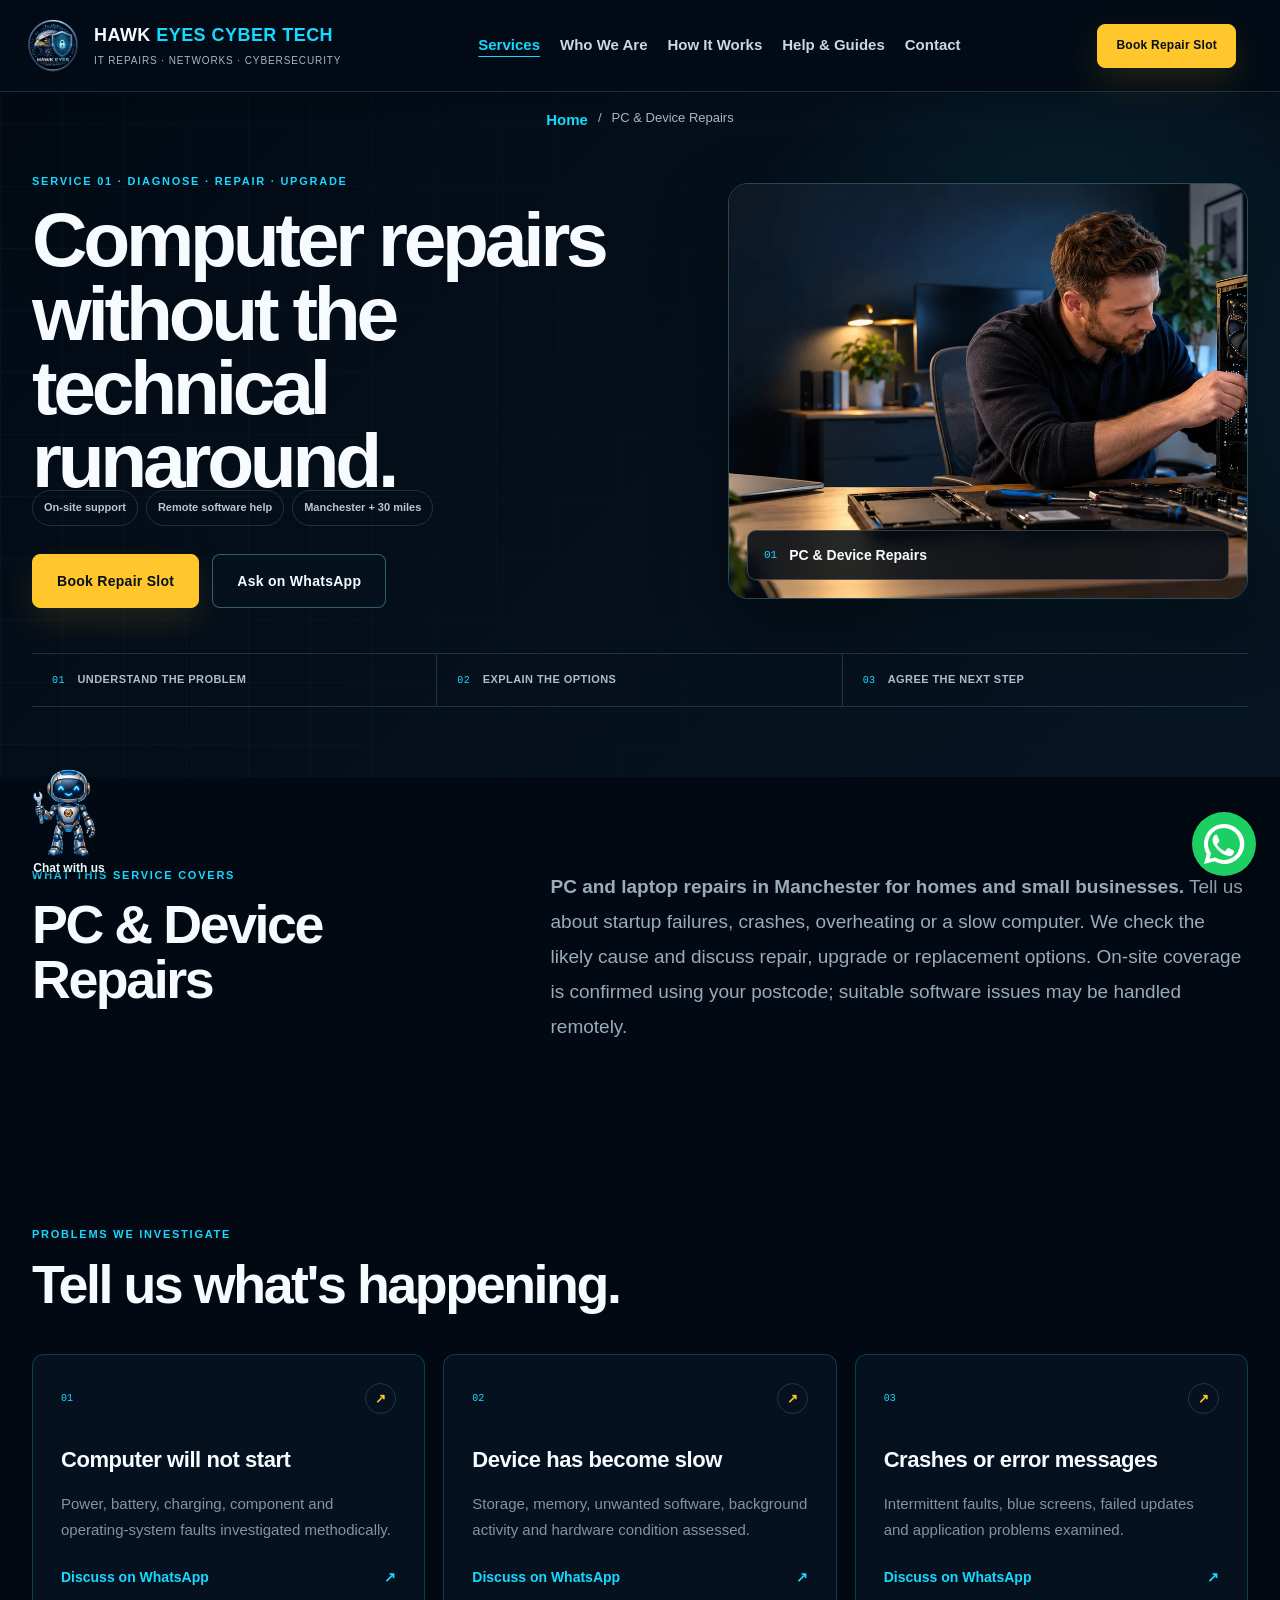
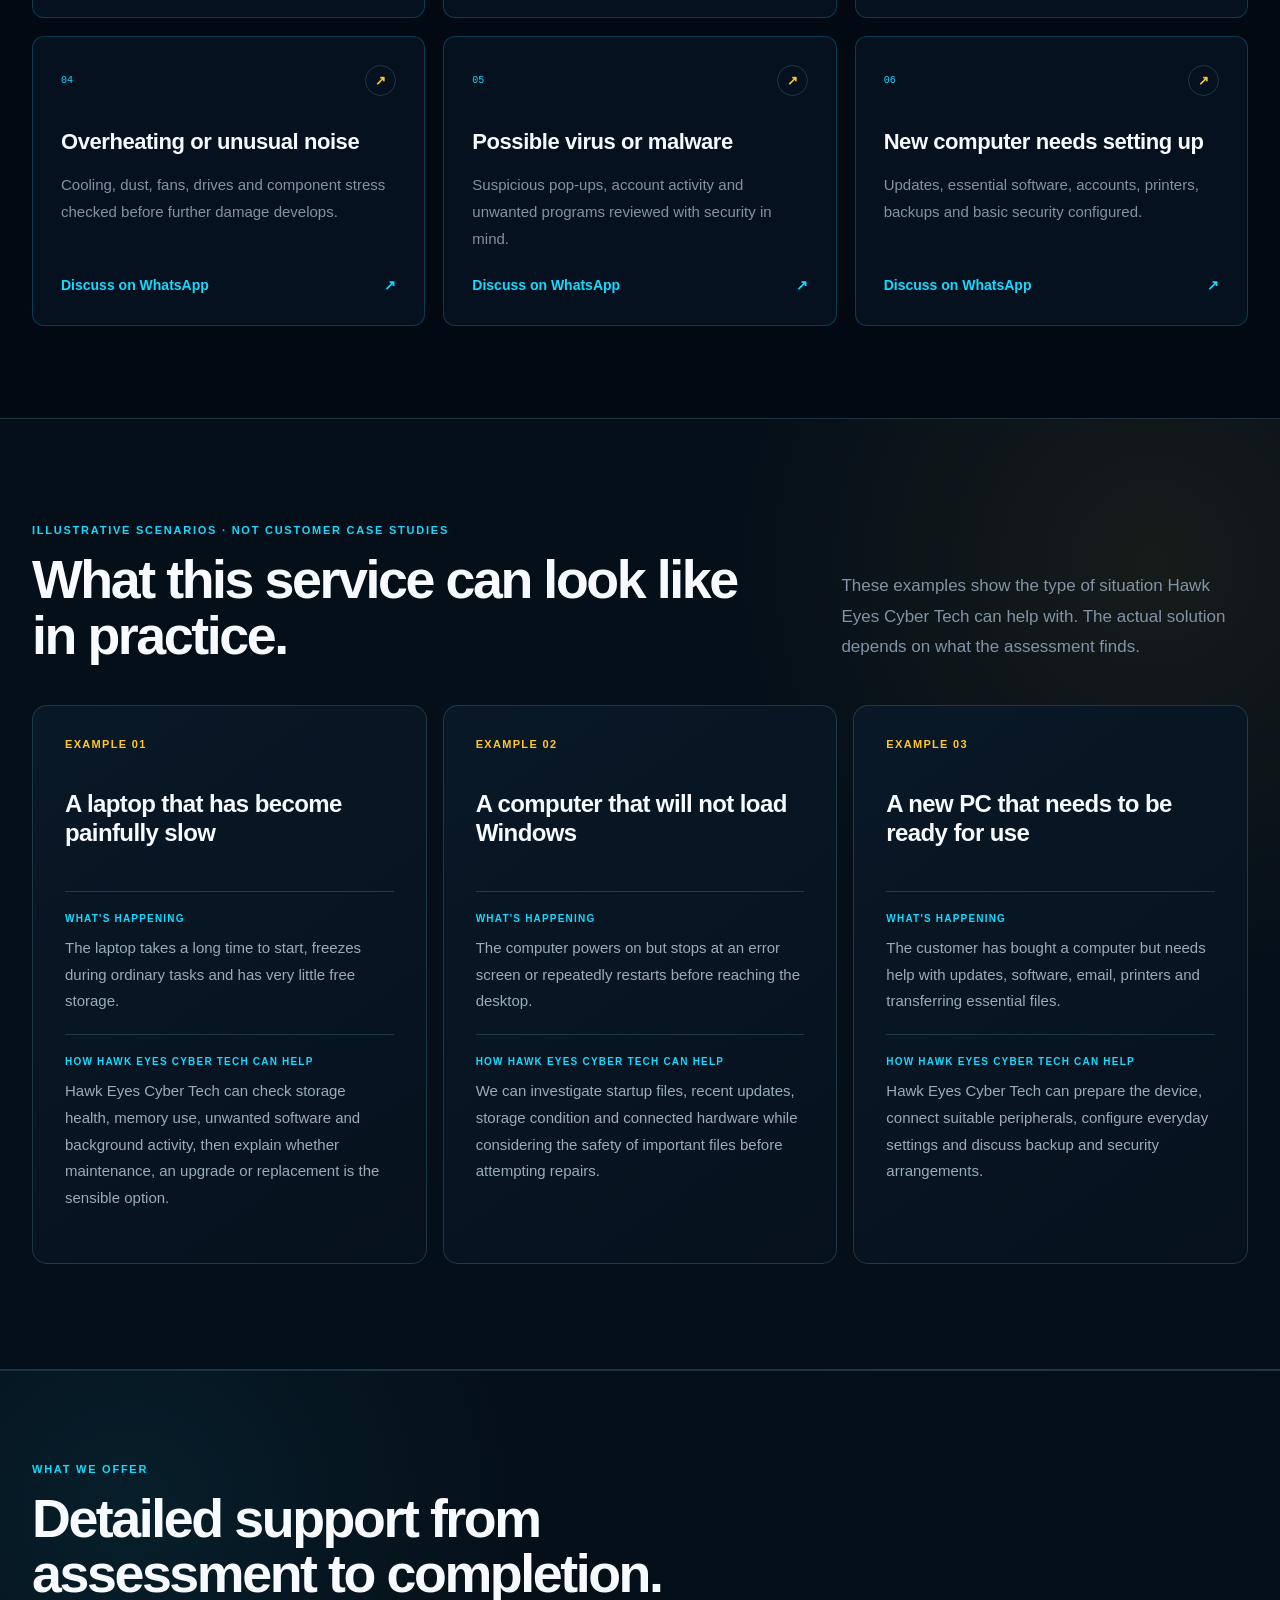
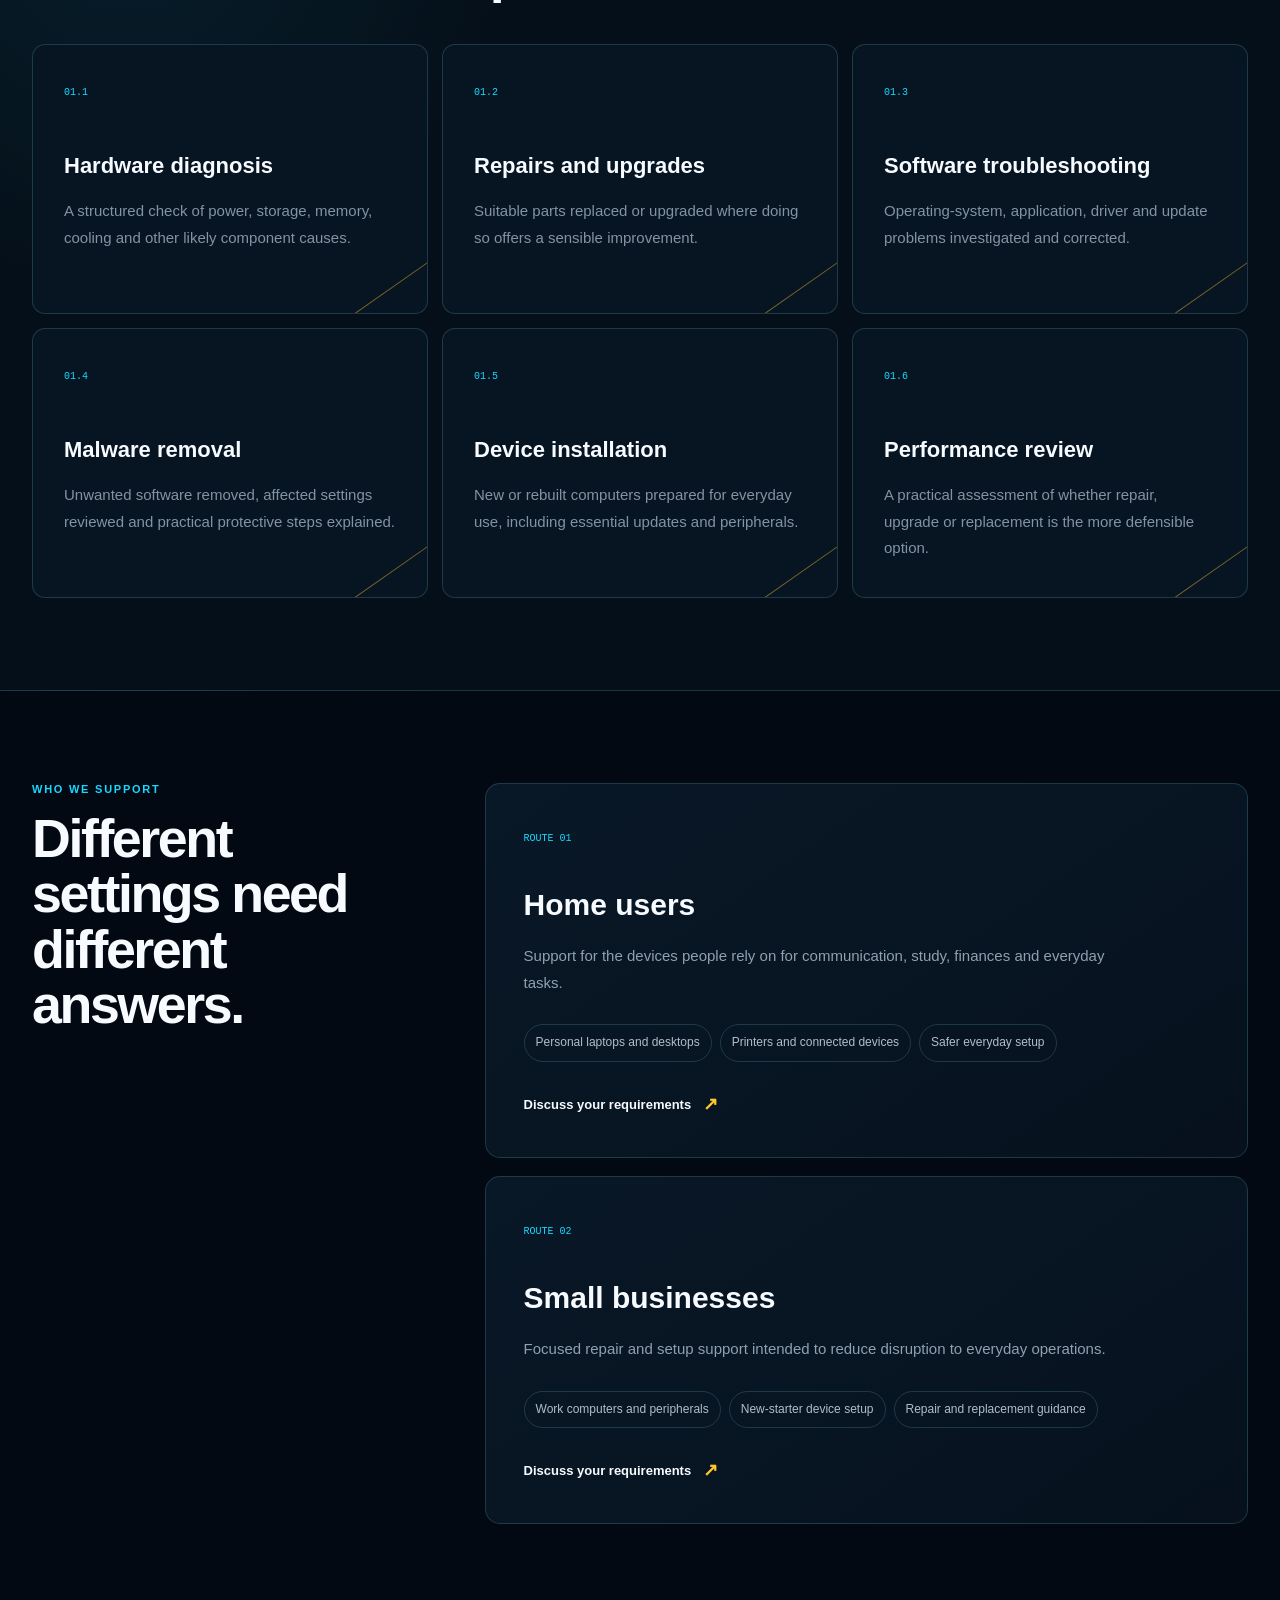
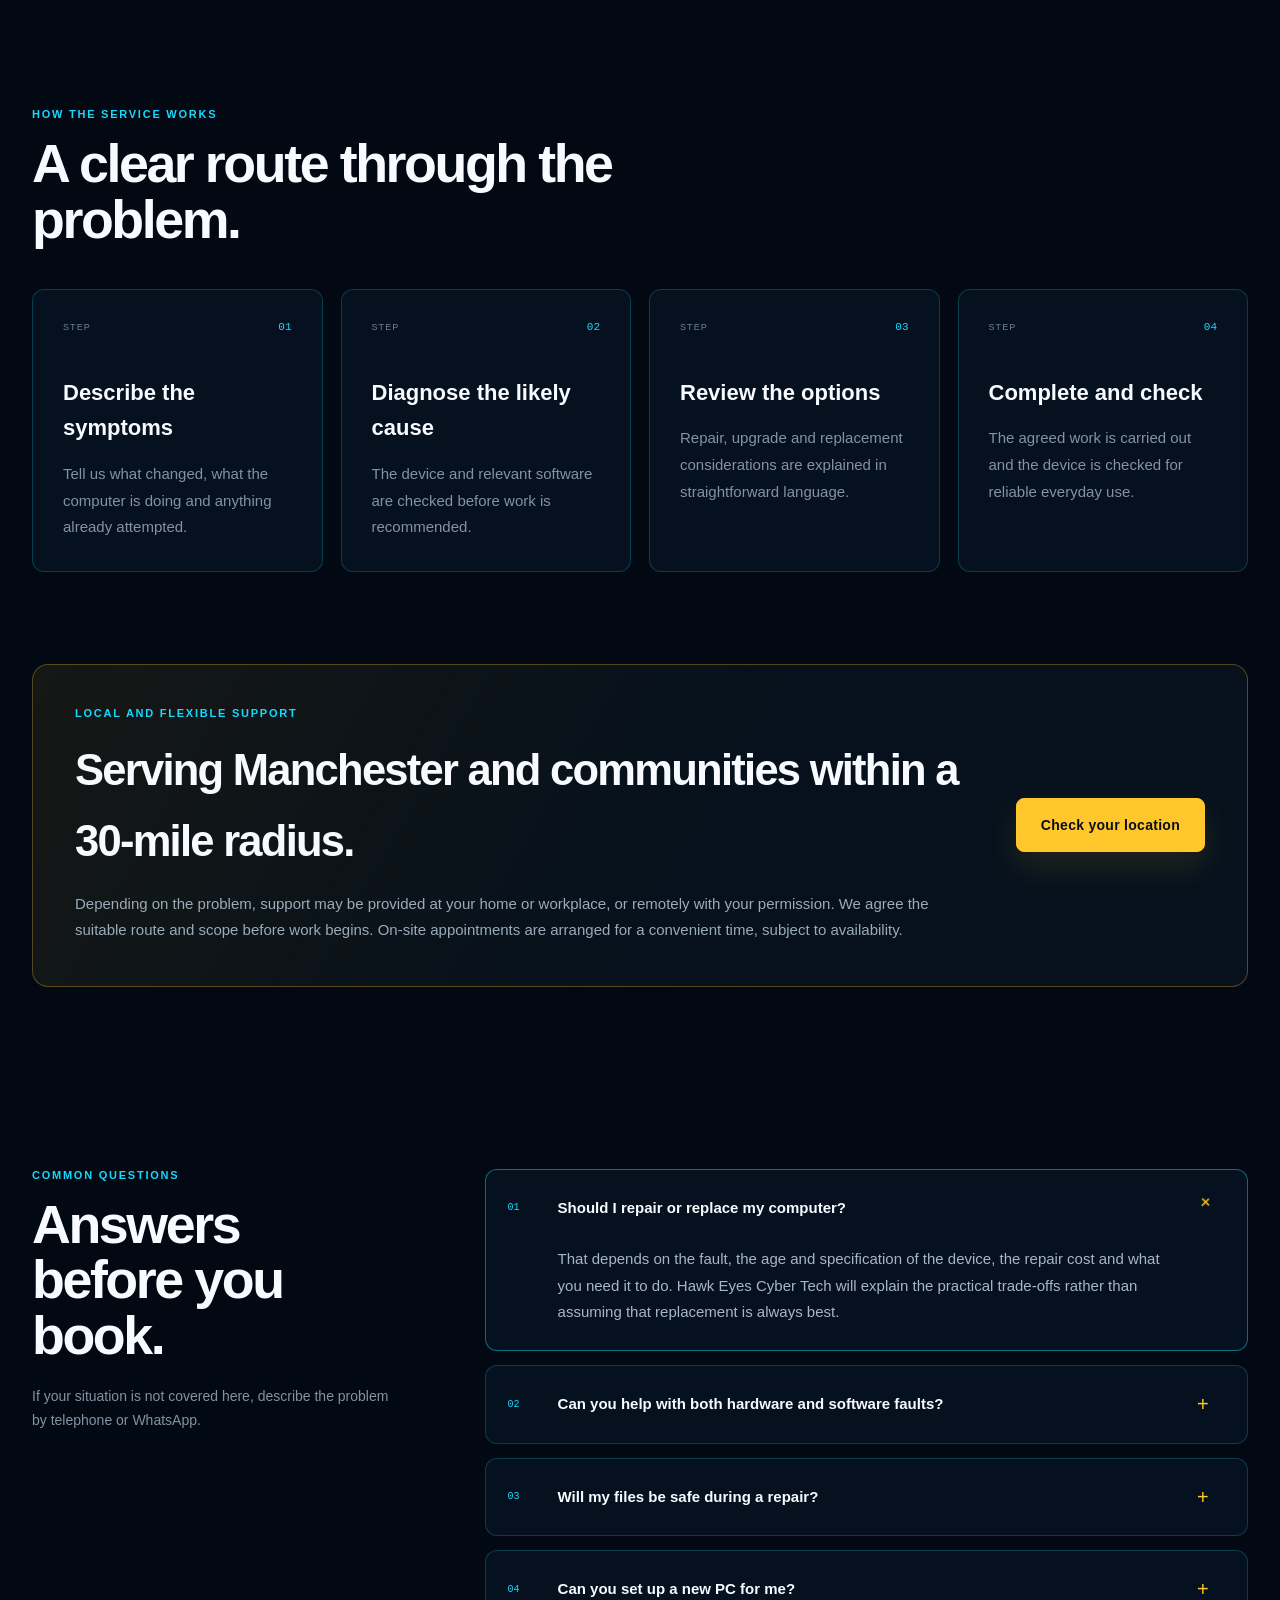
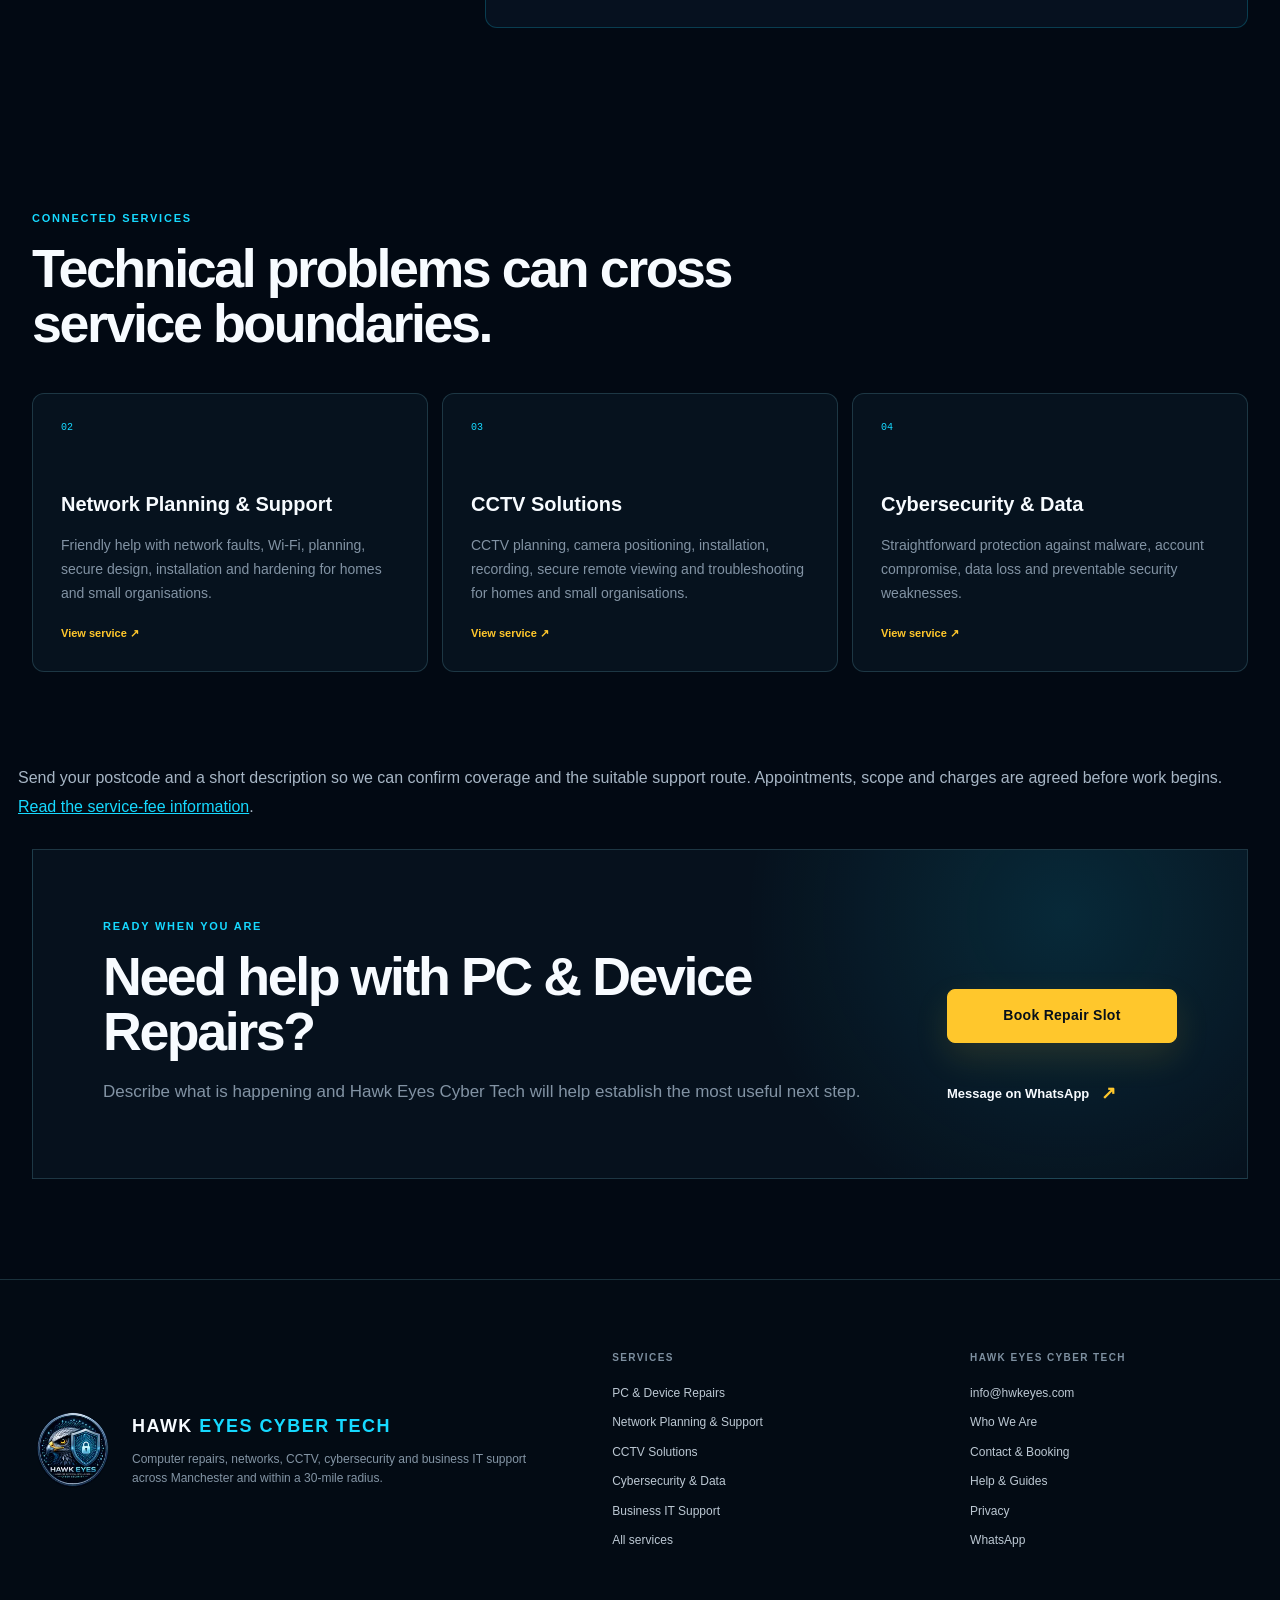
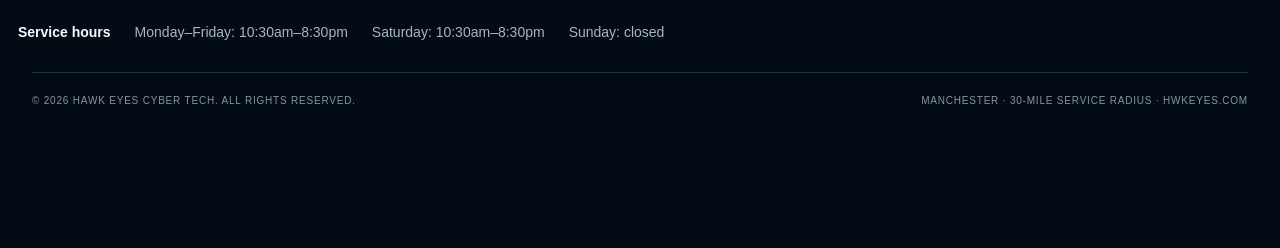
<file: repairs.html>
<!doctype html>
<html lang="en-GB">
<head>
  <meta charset="utf-8">
  <meta name="viewport" content="width=device-width,initial-scale=1">
  <title>PC &amp; Laptop Repairs Manchester | Hawk Eyes Cyber Tech</title>
  <meta name="description" content="PC and laptop repairs in Manchester: startup faults, slow computers, malware, upgrades and setup. Qualified engineers explain the options before work begins.">
  <meta name="robots" content="index,follow">
  <meta name="theme-color" content="#06111f">
  <link rel="canonical" href="https://hwkeyes.com/repairs.html">
  <link rel="icon" href="assets/favicon.svg" type="image/svg+xml">
  <link rel="stylesheet" href="assets/styles.css?v=1.6.1">
  <meta property="og:type" content="website">
  <meta property="og:site_name" content="Hawk Eyes Cyber Tech">
  <meta property="og:title" content="PC &amp; Laptop Repairs Manchester | Hawk Eyes Cyber Tech">
  <meta property="og:description" content="PC and laptop repairs in Manchester: startup faults, slow computers, malware, upgrades and setup. Qualified engineers explain the options before work begins.">
  <meta property="og:url" content="https://hwkeyes.com/repairs.html">
  <meta property="og:image" content="https://hwkeyes.com/assets/og.png">
  <meta name="twitter:card" content="summary_large_image">
  <meta name="twitter:title" content="PC &amp; Laptop Repairs Manchester | Hawk Eyes Cyber Tech">
  <meta name="twitter:description" content="PC and laptop repairs in Manchester: startup faults, slow computers, malware, upgrades and setup. Qualified engineers explain the options before work begins.">
  <meta name="twitter:image" content="https://hwkeyes.com/assets/og.png">
  <script type="application/ld+json">{"@context": "https://schema.org", "@graph": [{"@type": "Organization", "@id": "https://hwkeyes.com/#organization", "name": "Hawk Eyes Cyber Tech", "url": "https://hwkeyes.com/", "telephone": "+447706494349", "logo": "https://hwkeyes.com/assets/hawk-eyes-logo-small.webp", "areaServed": {"@type": "Place", "name": "Manchester and locations within an agreed 30-mile radius"}, "email": "info@hwkeyes.com"}, {"@type": "WebSite", "@id": "https://hwkeyes.com/#website", "url": "https://hwkeyes.com/", "name": "Hawk Eyes Cyber Tech", "publisher": {"@id": "https://hwkeyes.com/#organization"}}, {"@type": "WebPage", "@id": "https://hwkeyes.com/repairs.html#webpage", "url": "https://hwkeyes.com/repairs.html", "name": "PC & Laptop Repairs Manchester | Hawk Eyes Cyber Tech", "description": "PC and laptop repairs in Manchester: startup faults, slow computers, malware, upgrades and setup. Qualified engineers explain the options before work begins.", "inLanguage": "en-GB", "isPartOf": {"@id": "https://hwkeyes.com/#website"}, "about": {"@id": "https://hwkeyes.com/#organization"}}, {"@type": "BreadcrumbList", "@id": "https://hwkeyes.com/repairs.html#breadcrumbs", "itemListElement": [{"@type": "ListItem", "position": 1, "name": "Home", "item": "https://hwkeyes.com/"}, {"@type": "ListItem", "position": 2, "name": "PC & Device Repairs", "item": "https://hwkeyes.com/repairs.html"}]}, {"@type": "Service", "@id": "https://hwkeyes.com/repairs.html#service", "name": "PC & Device Repairs in Manchester", "serviceType": "PC & Device Repairs", "url": "https://hwkeyes.com/repairs.html", "provider": {"@id": "https://hwkeyes.com/#organization"}, "areaServed": {"@type": "Place", "name": "Manchester and locations within an agreed 30-mile radius"}, "description": "PC and laptop repairs in Manchester: startup faults, slow computers, malware, upgrades and setup. Qualified engineers explain the options before work begins."}]}</script>
<link rel="stylesheet" href="assets/hawk-adviser.css?v=1.6.1">
</head>
<body><a class="skip-link" href="#main-content">Skip to main content</a><header class="site-header" id="top">
  <a class="brand" href="index.html" aria-label="Hawk Eyes Cyber Tech home">
    <img src="assets/hawk-eyes-logo-small.webp" alt="" width="58" height="58" class="brand-mark" decoding="async">
    <span class="brand-copy"><strong>HAWK <span>EYES CYBER TECH</span></strong><small>IT Repairs · Networks · Cybersecurity</small></span>
  </a>
  <nav class="desktop-nav" aria-label="Main navigation">
    <a href="services.html" aria-current="page">Services</a><a href="about.html">Who We Are</a><a href="index.html#process">How It Works</a><a href="help-guides.html">Help &amp; Guides</a><a href="contact.html">Contact</a>
  </nav>
  <a class="header-call" href="tel:+447706494349"><span>Speak to us</span>07706 49 43 49</a>
  <a class="button button-small" href="https://calendar.app.google/uvvYfiRC657q7Sws6" target="_blank" rel="noopener">Book Repair Slot</a>
  <details class="mobile-menu"><summary aria-label="Open navigation">Menu</summary><div><a href="services.html" aria-current="page">Services</a><a href="about.html">Who We Are</a><a href="index.html#process">How It Works</a><a href="help-guides.html">Help &amp; Guides</a><a href="contact.html">Contact</a><a href="tel:+447706494349">Call 07706 49 43 49</a></div></details>
</header><main id="main-content" tabindex="-1"><nav class="breadcrumbs" aria-label="Breadcrumb"><a href="index.html">Home</a><span aria-hidden="true">/</span><span aria-current="page">PC &amp; Device Repairs</span></nav>
<section class="subhero amber"><div class="subhero-grid" aria-hidden="true"></div><div class="subhero-content"><div><span class="section-kicker">Service 01 · Diagnose · Repair · Upgrade</span><h1>Computer repairs without the technical runaround.</h1><div class="support-tags"><span>On-site support</span><span>Remote software help</span><span>Manchester + 30 miles</span></div><div class="hero-actions"><a class="button" href="https://calendar.app.google/uvvYfiRC657q7Sws6" target="_blank" rel="noopener">Book Repair Slot</a><a class="button button-outline" href="https://wa.me/447706494349?text=Hello%20Hawk%20Eyes%20Cyber%20Tech%2C%20I%20would%20like%20help%20with%20PC%20%26%20Device%20Repairs." target="_blank" rel="noopener">Ask on WhatsApp</a></div></div><div class="service-hero-media"><img src="assets/service-repairs.webp" alt="A technician carefully diagnosing a desktop computer at a clean workbench" width="1600" height="1024" decoding="async"><div class="service-image-label"><span>01</span><strong>PC &amp; Device Repairs</strong></div></div></div><div class="subhero-stats"><span><b>01</b> Understand the problem</span><span><b>02</b> Explain the options</span><span><b>03</b> Agree the next step</span></div></section>
<section class="section service-intro"><div><span class="section-kicker">What this service covers</span><h2>PC &amp; Device Repairs</h2></div><p><strong>PC and laptop repairs in Manchester for homes and small businesses.</strong> Tell us about startup failures, crashes, overheating or a slow computer. We check the likely cause and discuss repair, upgrade or replacement options. On-site coverage is confirmed using your postcode; suitable software issues may be handled remotely.</p></section>
<section class="section issue-section"><div class="section-heading"><div><span class="section-kicker">Problems we investigate</span><h2>Tell us what&apos;s happening.</h2></div></div><div class="issue-grid"><article><div><span>01</span><b aria-hidden="true">↗</b></div><h3>Computer will not start</h3><p>Power, battery, charging, component and operating-system faults investigated methodically.</p><a class="issue-action" href="https://wa.me/447706494349?text=Hello%20Hawk%20Eyes%20Cyber%20Tech%2C%20I%20would%20like%20help%20with%3A%20Computer%20will%20not%20start." target="_blank" rel="noopener" aria-label="Computer will not start: discuss on WhatsApp (opens in a new tab)">Discuss on WhatsApp <span aria-hidden="true">↗</span></a></article><article><div><span>02</span><b aria-hidden="true">↗</b></div><h3>Device has become slow</h3><p>Storage, memory, unwanted software, background activity and hardware condition assessed.</p><a class="issue-action" href="https://wa.me/447706494349?text=Hello%20Hawk%20Eyes%20Cyber%20Tech%2C%20I%20would%20like%20help%20with%3A%20Device%20has%20become%20slow." target="_blank" rel="noopener" aria-label="Device has become slow: discuss on WhatsApp (opens in a new tab)">Discuss on WhatsApp <span aria-hidden="true">↗</span></a></article><article><div><span>03</span><b aria-hidden="true">↗</b></div><h3>Crashes or error messages</h3><p>Intermittent faults, blue screens, failed updates and application problems examined.</p><a class="issue-action" href="https://wa.me/447706494349?text=Hello%20Hawk%20Eyes%20Cyber%20Tech%2C%20I%20would%20like%20help%20with%3A%20Crashes%20or%20error%20messages." target="_blank" rel="noopener" aria-label="Crashes or error messages: discuss on WhatsApp (opens in a new tab)">Discuss on WhatsApp <span aria-hidden="true">↗</span></a></article><article><div><span>04</span><b aria-hidden="true">↗</b></div><h3>Overheating or unusual noise</h3><p>Cooling, dust, fans, drives and component stress checked before further damage develops.</p><a class="issue-action" href="https://wa.me/447706494349?text=Hello%20Hawk%20Eyes%20Cyber%20Tech%2C%20I%20would%20like%20help%20with%3A%20Overheating%20or%20unusual%20noise." target="_blank" rel="noopener" aria-label="Overheating or unusual noise: discuss on WhatsApp (opens in a new tab)">Discuss on WhatsApp <span aria-hidden="true">↗</span></a></article><article><div><span>05</span><b aria-hidden="true">↗</b></div><h3>Possible virus or malware</h3><p>Suspicious pop-ups, account activity and unwanted programs reviewed with security in mind.</p><a class="issue-action" href="https://wa.me/447706494349?text=Hello%20Hawk%20Eyes%20Cyber%20Tech%2C%20I%20would%20like%20help%20with%3A%20Possible%20virus%20or%20malware." target="_blank" rel="noopener" aria-label="Possible virus or malware: discuss on WhatsApp (opens in a new tab)">Discuss on WhatsApp <span aria-hidden="true">↗</span></a></article><article><div><span>06</span><b aria-hidden="true">↗</b></div><h3>New computer needs setting up</h3><p>Updates, essential software, accounts, printers, backups and basic security configured.</p><a class="issue-action" href="https://wa.me/447706494349?text=Hello%20Hawk%20Eyes%20Cyber%20Tech%2C%20I%20would%20like%20help%20with%3A%20New%20computer%20needs%20setting%20up." target="_blank" rel="noopener" aria-label="New computer needs setting up: discuss on WhatsApp (opens in a new tab)">Discuss on WhatsApp <span aria-hidden="true">↗</span></a></article></div></section>
<section class="example-section"><div class="section example-inner"><div class="section-heading"><div><span class="section-kicker">Illustrative scenarios · not customer case studies</span><h2>What this service can look like in practice.</h2></div><p>These examples show the type of situation Hawk Eyes Cyber Tech can help with. The actual solution depends on what the assessment finds.</p></div><div class="example-grid"><article><div class="example-number">Example 01</div><h3>A laptop that has become painfully slow</h3><div><span>What&apos;s happening</span><p>The laptop takes a long time to start, freezes during ordinary tasks and has very little free storage.</p></div><div><span>How Hawk Eyes Cyber Tech can help</span><p>Hawk Eyes Cyber Tech can check storage health, memory use, unwanted software and background activity, then explain whether maintenance, an upgrade or replacement is the sensible option.</p></div></article><article><div class="example-number">Example 02</div><h3>A computer that will not load Windows</h3><div><span>What&apos;s happening</span><p>The computer powers on but stops at an error screen or repeatedly restarts before reaching the desktop.</p></div><div><span>How Hawk Eyes Cyber Tech can help</span><p>We can investigate startup files, recent updates, storage condition and connected hardware while considering the safety of important files before attempting repairs.</p></div></article><article><div class="example-number">Example 03</div><h3>A new PC that needs to be ready for use</h3><div><span>What&apos;s happening</span><p>The customer has bought a computer but needs help with updates, software, email, printers and transferring essential files.</p></div><div><span>How Hawk Eyes Cyber Tech can help</span><p>Hawk Eyes Cyber Tech can prepare the device, connect suitable peripherals, configure everyday settings and discuss backup and security arrangements.</p></div></article></div></div></section>
<section class="capability-section"><div class="section capability-inner"><div class="section-heading"><div><span class="section-kicker">What we offer</span><h2>Detailed support from assessment to completion.</h2></div></div><div class="capability-grid"><article><span>01.1</span><h3>Hardware diagnosis</h3><p>A structured check of power, storage, memory, cooling and other likely component causes.</p><div class="capability-line"></div></article><article><span>01.2</span><h3>Repairs and upgrades</h3><p>Suitable parts replaced or upgraded where doing so offers a sensible improvement.</p><div class="capability-line"></div></article><article><span>01.3</span><h3>Software troubleshooting</h3><p>Operating-system, application, driver and update problems investigated and corrected.</p><div class="capability-line"></div></article><article><span>01.4</span><h3>Malware removal</h3><p>Unwanted software removed, affected settings reviewed and practical protective steps explained.</p><div class="capability-line"></div></article><article><span>01.5</span><h3>Device installation</h3><p>New or rebuilt computers prepared for everyday use, including essential updates and peripherals.</p><div class="capability-line"></div></article><article><span>01.6</span><h3>Performance review</h3><p>A practical assessment of whether repair, upgrade or replacement is the more defensible option.</p><div class="capability-line"></div></article></div></div></section>
<section class="section audience-section"><div class="audience-intro"><span class="section-kicker">Who we support</span><h2>Different settings need different answers.</h2></div><div class="audience-cards"><article><span class="audience-label">Route 01</span><h3>Home users</h3><p>Support for the devices people rely on for communication, study, finances and everyday tasks.</p><ul><li>Personal laptops and desktops</li><li>Printers and connected devices</li><li>Safer everyday setup</li></ul><a class="text-link" href="contact.html#book">Discuss your requirements <span>↗</span></a></article><article><span class="audience-label">Route 02</span><h3>Small businesses</h3><p>Focused repair and setup support intended to reduce disruption to everyday operations.</p><ul><li>Work computers and peripherals</li><li>New-starter device setup</li><li>Repair and replacement guidance</li></ul><a class="text-link" href="contact.html#book">Discuss your requirements <span>↗</span></a></article></div></section>
<section class="section service-process"><div class="section-heading"><div><span class="section-kicker">How the service works</span><h2>A clear route through the problem.</h2></div></div><div class="service-process-grid"><article><div><span>Step</span><b>01</b></div><h3>Describe the symptoms</h3><p>Tell us what changed, what the computer is doing and anything already attempted.</p></article><article><div><span>Step</span><b>02</b></div><h3>Diagnose the likely cause</h3><p>The device and relevant software are checked before work is recommended.</p></article><article><div><span>Step</span><b>03</b></div><h3>Review the options</h3><p>Repair, upgrade and replacement considerations are explained in straightforward language.</p></article><article><div><span>Step</span><b>04</b></div><h3>Complete and check</h3><p>The agreed work is carried out and the device is checked for reliable everyday use.</p></article></div></section>

<section class="local-service-note"><div><span class="section-kicker">Local and flexible support</span><h2>Serving Manchester and communities within a 30-mile radius.</h2><p>Depending on the problem, support may be provided at your home or workplace, or remotely with your permission. We agree the suitable route and scope before work begins. On-site appointments are arranged for a convenient time, subject to availability.</p></div><a class="button" href="contact.html">Check your location</a></section>
<section class="section faq-section"><div class="faq-intro"><span class="section-kicker">Common questions</span><h2>Answers before you book.</h2><p>If your situation is not covered here, describe the problem by telephone or WhatsApp.</p></div><div class="faq-list"><details open><summary><span>01</span>Should I repair or replace my computer?<b>+</b></summary><p>That depends on the fault, the age and specification of the device, the repair cost and what you need it to do. Hawk Eyes Cyber Tech will explain the practical trade-offs rather than assuming that replacement is always best.</p></details><details><summary><span>02</span>Can you help with both hardware and software faults?<b>+</b></summary><p>Yes. Many problems involve both. A slow or unstable computer may have a software cause, a failing component or several smaller issues occurring together.</p></details><details><summary><span>03</span>Will my files be safe during a repair?<b>+</b></summary><p>Data risk is considered before work begins. No repair can make an absolute promise about already failing storage, so backup and recovery options will be discussed when the condition of the device creates a concern.</p></details><details><summary><span>04</span>Can you set up a new PC for me?<b>+</b></summary><p>Yes. Setup can include essential updates, accounts, software, printers, data transfer planning, backup arrangements and basic security configuration.</p></details></div></section>
<section class="section related-services"><div class="section-heading"><div><span class="section-kicker">Connected services</span><h2>Technical problems can cross service boundaries.</h2></div></div><div class="related-grid"><a href="networks.html"><span>02</span><h3>Network Planning &amp; Support</h3><p>Friendly help with network faults, Wi-Fi, planning, secure design, installation and hardening for homes and small organisations.</p><strong>View service ↗</strong></a><a href="cctv.html"><span>03</span><h3>CCTV Solutions</h3><p>CCTV planning, camera positioning, installation, recording, secure remote viewing and troubleshooting for homes and small organisations.</p><strong>View service ↗</strong></a><a href="cybersecurity-data.html"><span>04</span><h3>Cybersecurity &amp; Data</h3><p>Straightforward protection against malware, account compromise, data loss and preventable security weaknesses.</p><strong>View service ↗</strong></a></div></section>
<p class="service-enquiry-note">Send your postcode and a short description so we can confirm coverage and the suitable support route. Appointments, scope and charges are agreed before work begins. <a href="index.html#pricing">Read the service-fee information</a>.</p><section class="cta-band"><div><span class="section-kicker">Ready when you are</span><h2>Need help with PC &amp; Device Repairs?</h2><p>Describe what is happening and Hawk Eyes Cyber Tech will help establish the most useful next step.</p></div><div class="cta-actions"><a class="button" href="https://calendar.app.google/uvvYfiRC657q7Sws6" target="_blank" rel="noopener">Book Repair Slot</a><a class="text-link" href="https://wa.me/447706494349?text=Hello%20Hawk%20Eyes%20Cyber%20Tech%2C%20I%20would%20like%20help%20with%20PC%20%26%20Device%20Repairs." target="_blank" rel="noopener">Message on WhatsApp <span>↗</span></a></div></section>
</main><footer class="site-footer" id="contact">
  <div class="footer-main">
    <div class="footer-brand"><img src="assets/hawk-eyes-logo-small.webp" alt="Hawk Eyes Cyber Tech" width="82" height="82" decoding="async"><div><strong>HAWK <span>EYES CYBER TECH</span></strong><p>Computer repairs, networks, CCTV, cybersecurity and business IT support across Manchester and within a 30-mile radius.</p></div></div>
    <div><h3>Services</h3><a href="repairs.html">PC &amp; Device Repairs</a><a href="networks.html">Network Planning &amp; Support</a><a href="cctv.html">CCTV Solutions</a><a href="cybersecurity-data.html">Cybersecurity &amp; Data</a><a href="business-it.html">Business IT Support</a><a href="services.html">All services</a></div>
    <div><h3>Hawk Eyes Cyber Tech</h3><a href="mailto:info@hwkeyes.com">info@hwkeyes.com</a><a href="about.html">Who We Are</a><a href="contact.html">Contact &amp; Booking</a><a href="help-guides.html">Help &amp; Guides</a><a href="privacy.html">Privacy</a><a href="https://wa.me/447706494349?text=Hello%20Hawk%20Eyes%20Cyber%20Tech%2C%20I%20need%20help%20with%20a%20computer%20or%20IT%20service." target="_blank" rel="noopener">WhatsApp</a></div>
  </div>
  <div class="service-hours"><strong>Service hours</strong><span>Monday–Friday: 10:30am–8:30pm</span><span>Saturday: 10:30am–8:30pm</span><span>Sunday: closed</span></div><div class="footer-bottom"><span>© <span data-year></span> Hawk Eyes Cyber Tech. All rights reserved.</span><span>Manchester · 30-mile service radius · hwkeyes.com</span></div>
</footer>
<a class="whatsapp-float" href="https://wa.me/447706494349?text=Hello%20Hawk%20Eyes%20Cyber%20Tech%2C%20I%20need%20help%20with%20a%20computer%20or%20IT%20service." target="_blank" rel="noopener" aria-label="Chat with Hawk Eyes Cyber Tech on WhatsApp"><img src="assets/whatsapp.svg" width="64" height="64" alt="" aria-hidden="true"></a>
<script src="assets/site.js" defer></script><script src="assets/hawk-adviser-engine.js?v=1.6.1" defer></script>
<script src="assets/adviser/knowledge-base.js?v=1.6.1" defer></script>
<script src="assets/hawk-adviser.js?v=1.6.1" defer></script>
</body></html>
</file>
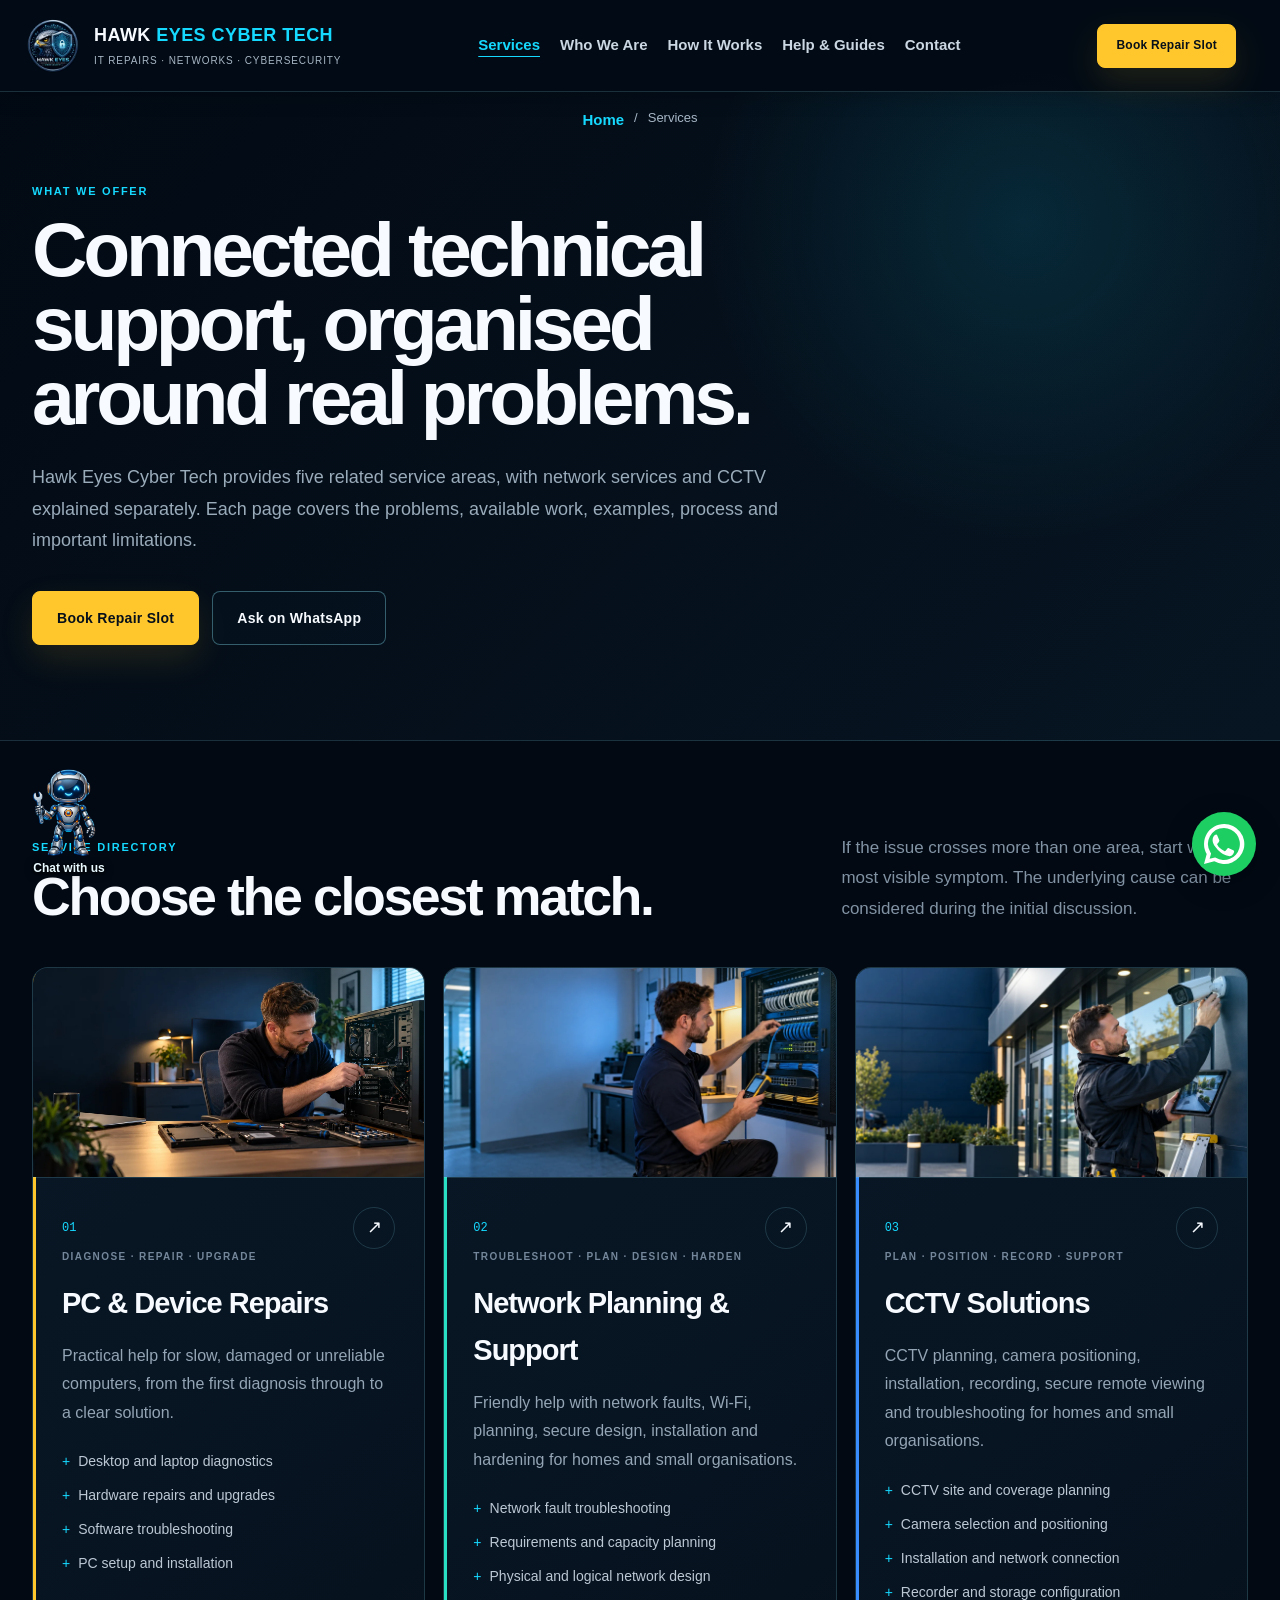
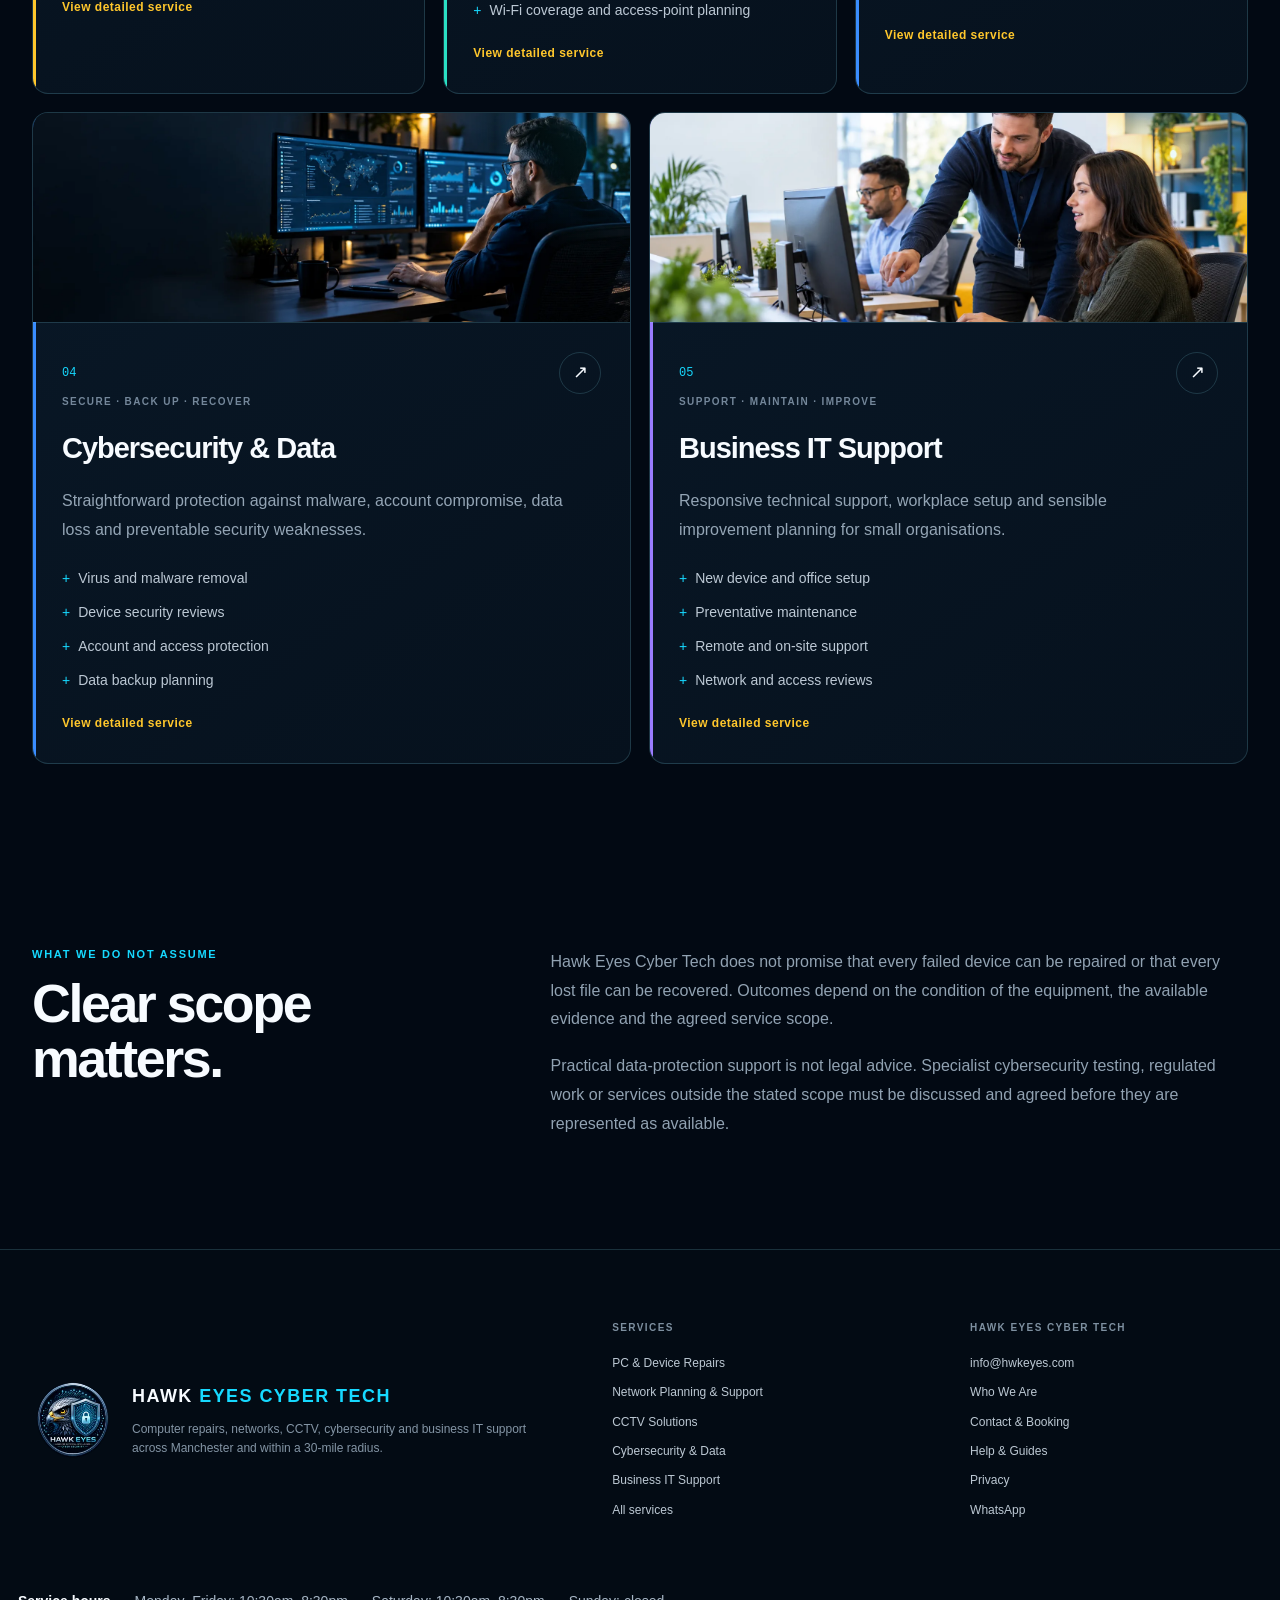
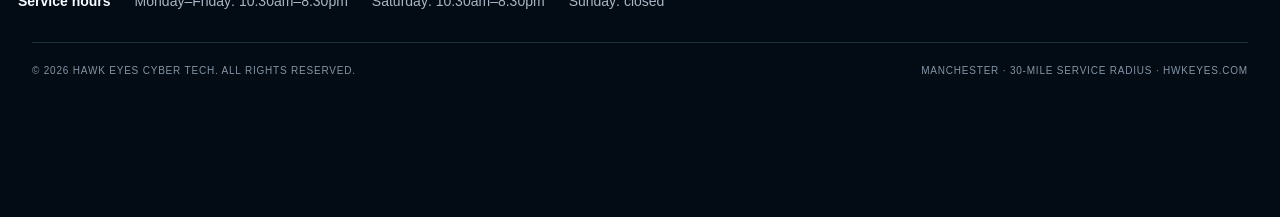
<file: services.html>
<!doctype html>
<html lang="en-GB">
<head>
  <meta charset="utf-8">
  <meta name="viewport" content="width=device-width,initial-scale=1">
  <title>Computer &amp; IT Services Manchester | Hawk Eyes Cyber Tech</title>
  <meta name="description" content="Explore Manchester computer repairs, Wi-Fi and network support, CCTV, cybersecurity and business IT services from qualified Hawk Eyes Cyber Tech engineers.">
  <meta name="robots" content="index,follow">
  <meta name="theme-color" content="#06111f">
  <link rel="canonical" href="https://hwkeyes.com/services.html">
  <link rel="icon" href="assets/favicon.svg" type="image/svg+xml">
  <link rel="stylesheet" href="assets/styles.css?v=1.6.1">
  <meta property="og:type" content="website">
  <meta property="og:site_name" content="Hawk Eyes Cyber Tech">
  <meta property="og:title" content="Computer &amp; IT Services Manchester | Hawk Eyes Cyber Tech">
  <meta property="og:description" content="Explore Manchester computer repairs, Wi-Fi and network support, CCTV, cybersecurity and business IT services from qualified Hawk Eyes Cyber Tech engineers.">
  <meta property="og:url" content="https://hwkeyes.com/services.html">
  <meta property="og:image" content="https://hwkeyes.com/assets/og.png">
  <meta name="twitter:card" content="summary_large_image">
  <meta name="twitter:title" content="Computer &amp; IT Services Manchester | Hawk Eyes Cyber Tech">
  <meta name="twitter:description" content="Explore Manchester computer repairs, Wi-Fi and network support, CCTV, cybersecurity and business IT services from qualified Hawk Eyes Cyber Tech engineers.">
  <meta name="twitter:image" content="https://hwkeyes.com/assets/og.png">
  <script type="application/ld+json">{"@context": "https://schema.org", "@graph": [{"@type": "Organization", "@id": "https://hwkeyes.com/#organization", "name": "Hawk Eyes Cyber Tech", "url": "https://hwkeyes.com/", "telephone": "+447706494349", "logo": "https://hwkeyes.com/assets/hawk-eyes-logo-small.webp", "areaServed": {"@type": "Place", "name": "Manchester and locations within an agreed 30-mile radius"}, "email": "info@hwkeyes.com"}, {"@type": "WebSite", "@id": "https://hwkeyes.com/#website", "url": "https://hwkeyes.com/", "name": "Hawk Eyes Cyber Tech", "publisher": {"@id": "https://hwkeyes.com/#organization"}}, {"@type": "WebPage", "@id": "https://hwkeyes.com/services.html#webpage", "url": "https://hwkeyes.com/services.html", "name": "Computer & IT Services Manchester | Hawk Eyes Cyber Tech", "description": "Explore Manchester computer repairs, Wi-Fi and network support, CCTV, cybersecurity and business IT services from qualified Hawk Eyes Cyber Tech engineers.", "inLanguage": "en-GB", "isPartOf": {"@id": "https://hwkeyes.com/#website"}, "about": {"@id": "https://hwkeyes.com/#organization"}}, {"@type": "BreadcrumbList", "@id": "https://hwkeyes.com/services.html#breadcrumbs", "itemListElement": [{"@type": "ListItem", "position": 1, "name": "Home", "item": "https://hwkeyes.com/"}, {"@type": "ListItem", "position": 2, "name": "Services", "item": "https://hwkeyes.com/services.html"}]}]}</script>
<link rel="stylesheet" href="assets/hawk-adviser.css?v=1.6.1">
</head><body><a class="skip-link" href="#main-content">Skip to main content</a><header class="site-header" id="top">
  <a class="brand" href="index.html" aria-label="Hawk Eyes Cyber Tech home">
    <img src="assets/hawk-eyes-logo-small.webp" alt="" width="58" height="58" class="brand-mark" decoding="async">
    <span class="brand-copy"><strong>HAWK <span>EYES CYBER TECH</span></strong><small>IT Repairs · Networks · Cybersecurity</small></span>
  </a>
  <nav class="desktop-nav" aria-label="Main navigation">
    <a href="services.html" aria-current="page">Services</a><a href="about.html">Who We Are</a><a href="index.html#process">How It Works</a><a href="help-guides.html">Help &amp; Guides</a><a href="contact.html">Contact</a>
  </nav>
  <a class="header-call" href="tel:+447706494349"><span>Speak to us</span>07706 49 43 49</a>
  <a class="button button-small" href="https://calendar.app.google/uvvYfiRC657q7Sws6" target="_blank" rel="noopener">Book Repair Slot</a>
  <details class="mobile-menu"><summary aria-label="Open navigation">Menu</summary><div><a href="services.html" aria-current="page">Services</a><a href="about.html">Who We Are</a><a href="index.html#process">How It Works</a><a href="help-guides.html">Help &amp; Guides</a><a href="contact.html">Contact</a><a href="tel:+447706494349">Call 07706 49 43 49</a></div></details>
</header><main id="main-content" tabindex="-1"><nav class="breadcrumbs" aria-label="Breadcrumb"><a href="index.html">Home</a><span aria-hidden="true">/</span><span aria-current="page">Services</span></nav>
<section class="static-hero"><div><span class="section-kicker">What we offer</span><h1>Connected technical support, organised around real problems.</h1><p>Hawk Eyes Cyber Tech provides five related service areas, with network services and CCTV explained separately. Each page covers the problems, available work, examples, process and important limitations.</p><div class="hero-actions"><a class="button" href="https://calendar.app.google/uvvYfiRC657q7Sws6" target="_blank" rel="noopener">Book Repair Slot</a><a class="button button-outline" href="https://wa.me/447706494349?text=Hello%20Hawk%20Eyes%20Cyber%20Tech%2C%20I%20need%20help%20with%20a%20computer%20or%20IT%20service." target="_blank" rel="noopener">Ask on WhatsApp</a></div></div></section>
<section class="section services-section"><div class="section-heading"><div><span class="section-kicker">Service directory</span><h2>Choose the closest match.</h2></div><p>If the issue crosses more than one area, start with the most visible symptom. The underlying cause can be considered during the initial discussion.</p></div><div class="service-grid"><a class="service-card amber" href="repairs.html"><div class="service-card-image"><img src="assets/service-repairs.webp" alt="" loading="lazy" width="1600" height="800" decoding="async"></div><div class="service-card-body"><div class="card-top"><span class="card-number">01</span><span class="card-arrow">↗</span></div><span class="service-strap">Diagnose · Repair · Upgrade</span><h3>PC &amp; Device Repairs</h3><p>Practical help for slow, damaged or unreliable computers, from the first diagnosis through to a clear solution.</p><ul><li>Desktop and laptop diagnostics</li><li>Hardware repairs and upgrades</li><li>Software troubleshooting</li><li>PC setup and installation</li></ul><strong class="card-link">View detailed service</strong></div></a><a class="service-card cyan" href="networks.html"><div class="service-card-image"><img src="assets/service-networks.webp" alt="" loading="lazy" width="1600" height="900" decoding="async"></div><div class="service-card-body"><div class="card-top"><span class="card-number">02</span><span class="card-arrow">↗</span></div><span class="service-strap">Troubleshoot · Plan · Design · Harden</span><h3>Network Planning &amp; Support</h3><p>Friendly help with network faults, Wi-Fi, planning, secure design, installation and hardening for homes and small organisations.</p><ul><li>Network fault troubleshooting</li><li>Requirements and capacity planning</li><li>Physical and logical network design</li><li>Wi-Fi coverage and access-point planning</li></ul><strong class="card-link">View detailed service</strong></div></a><a class="service-card blue" href="cctv.html"><div class="service-card-image"><img src="assets/service-cctv.webp" alt="" loading="lazy" width="1600" height="900" decoding="async"></div><div class="service-card-body"><div class="card-top"><span class="card-number">03</span><span class="card-arrow">↗</span></div><span class="service-strap">Plan · Position · Record · Support</span><h3>CCTV Solutions</h3><p>CCTV planning, camera positioning, installation, recording, secure remote viewing and troubleshooting for homes and small organisations.</p><ul><li>CCTV site and coverage planning</li><li>Camera selection and positioning</li><li>Installation and network connection</li><li>Recorder and storage configuration</li></ul><strong class="card-link">View detailed service</strong></div></a><a class="service-card blue" href="cybersecurity-data.html"><div class="service-card-image"><img src="assets/service-cybersecurity.webp" alt="" loading="lazy" width="1600" height="800" decoding="async"></div><div class="service-card-body"><div class="card-top"><span class="card-number">04</span><span class="card-arrow">↗</span></div><span class="service-strap">Secure · Back up · Recover</span><h3>Cybersecurity &amp; Data</h3><p>Straightforward protection against malware, account compromise, data loss and preventable security weaknesses.</p><ul><li>Virus and malware removal</li><li>Device security reviews</li><li>Account and access protection</li><li>Data backup planning</li></ul><strong class="card-link">View detailed service</strong></div></a><a class="service-card violet" href="business-it.html"><div class="service-card-image"><img src="assets/service-business-it.webp" alt="" loading="lazy" width="1600" height="900" decoding="async"></div><div class="service-card-body"><div class="card-top"><span class="card-number">05</span><span class="card-arrow">↗</span></div><span class="service-strap">Support · Maintain · Improve</span><h3>Business IT Support</h3><p>Responsive technical support, workplace setup and sensible improvement planning for small organisations.</p><ul><li>New device and office setup</li><li>Preventative maintenance</li><li>Remote and on-site support</li><li>Network and access reviews</li></ul><strong class="card-link">View detailed service</strong></div></a></div></section>
<section class="section accuracy-panel"><div><span class="section-kicker">What we do not assume</span><h2>Clear scope matters.</h2></div><div><p>Hawk Eyes Cyber Tech does not promise that every failed device can be repaired or that every lost file can be recovered. Outcomes depend on the condition of the equipment, the available evidence and the agreed service scope.</p><p>Practical data-protection support is not legal advice. Specialist cybersecurity testing, regulated work or services outside the stated scope must be discussed and agreed before they are represented as available.</p></div></section>
</main><footer class="site-footer" id="contact">
  <div class="footer-main">
    <div class="footer-brand"><img src="assets/hawk-eyes-logo-small.webp" alt="Hawk Eyes Cyber Tech" width="82" height="82" decoding="async"><div><strong>HAWK <span>EYES CYBER TECH</span></strong><p>Computer repairs, networks, CCTV, cybersecurity and business IT support across Manchester and within a 30-mile radius.</p></div></div>
    <div><h3>Services</h3><a href="repairs.html">PC &amp; Device Repairs</a><a href="networks.html">Network Planning &amp; Support</a><a href="cctv.html">CCTV Solutions</a><a href="cybersecurity-data.html">Cybersecurity &amp; Data</a><a href="business-it.html">Business IT Support</a><a href="services.html">All services</a></div>
    <div><h3>Hawk Eyes Cyber Tech</h3><a href="mailto:info@hwkeyes.com">info@hwkeyes.com</a><a href="about.html">Who We Are</a><a href="contact.html">Contact &amp; Booking</a><a href="help-guides.html">Help &amp; Guides</a><a href="privacy.html">Privacy</a><a href="https://wa.me/447706494349?text=Hello%20Hawk%20Eyes%20Cyber%20Tech%2C%20I%20need%20help%20with%20a%20computer%20or%20IT%20service." target="_blank" rel="noopener">WhatsApp</a></div>
  </div>
  <div class="service-hours"><strong>Service hours</strong><span>Monday–Friday: 10:30am–8:30pm</span><span>Saturday: 10:30am–8:30pm</span><span>Sunday: closed</span></div><div class="footer-bottom"><span>© <span data-year></span> Hawk Eyes Cyber Tech. All rights reserved.</span><span>Manchester · 30-mile service radius · hwkeyes.com</span></div>
</footer>
<a class="whatsapp-float" href="https://wa.me/447706494349?text=Hello%20Hawk%20Eyes%20Cyber%20Tech%2C%20I%20need%20help%20with%20a%20computer%20or%20IT%20service." target="_blank" rel="noopener" aria-label="Chat with Hawk Eyes Cyber Tech on WhatsApp"><img src="assets/whatsapp.svg" width="64" height="64" alt="" aria-hidden="true"></a>
<script src="assets/site.js" defer></script><script src="assets/hawk-adviser-engine.js?v=1.6.1" defer></script>
<script src="assets/adviser/knowledge-base.js?v=1.6.1" defer></script>
<script src="assets/hawk-adviser.js?v=1.6.1" defer></script>
</body></html>
</file>
<file: assets/styles.css>
:root { --navy-950:#020913; --navy-900:#06111f; --cyan:#16d9ff; --cyan-soft:#8eeeff; --yellow:#ffc72c; --white:#f7fbff; --muted:#a8b6c5; --line:rgba(142,238,255,.17); }
* { box-sizing:border-box; }
html { scroll-behavior:smooth; }
body { margin:0; overflow-x:hidden; background:var(--navy-950); color:var(--white); font-family:Arial,Helvetica,sans-serif; }
a { color:inherit; text-decoration:none; }
.site-header { position:absolute; z-index:20; top:0; left:50%; width:min(1420px,calc(100% - 64px)); height:92px; transform:translateX(-50%); display:grid; grid-template-columns:auto 1fr auto auto; align-items:center; gap:30px; border-bottom:1px solid var(--line); }
.brand { display:flex; align-items:center; gap:12px; min-width:260px; }
.brand-mark { width:58px; height:58px; object-fit:cover; border-radius:50%; }
.brand-copy { display:grid; gap:3px; }
.brand-copy strong { font-size:21px; letter-spacing:.08em; }
.brand-copy strong span { color:var(--cyan); }
.brand-copy small { color:var(--muted); font-size:10px; letter-spacing:.09em; text-transform:uppercase; }
nav { display:flex; justify-content:center; gap:32px; }
nav a { color:#cbd7e3; font-size:14px; font-weight:700; transition:color .2s ease; }
nav a:hover { color:var(--cyan); }
.header-call { display:grid; justify-items:end; font-size:16px; font-weight:800; }
.header-call span { color:var(--muted); font-size:10px; text-transform:uppercase; letter-spacing:.12em; }
.button { display:inline-flex; min-height:54px; align-items:center; justify-content:center; border:1px solid var(--yellow); border-radius:8px; padding:0 24px; background:var(--yellow); color:#07101a; font-size:14px; font-weight:900; letter-spacing:.02em; box-shadow:0 14px 35px rgba(255,199,44,.12); transition:transform .2s ease,box-shadow .2s ease; }
.button:hover { transform:translateY(-2px); box-shadow:0 18px 42px rgba(255,199,44,.2); }
.button-small { min-height:44px; padding:0 18px; font-size:12px; }
.button-outline { border-color:rgba(142,238,255,.35); background:rgba(7,20,33,.55); color:var(--white); box-shadow:none; }
.button-outline:hover { border-color:var(--cyan); box-shadow:0 12px 30px rgba(22,217,255,.1); }
.hero { position:relative; min-height:820px; overflow:hidden; padding:160px 0 0; background:radial-gradient(circle at 76% 42%,rgba(0,160,218,.12),transparent 34%),linear-gradient(135deg,#020913 0%,#071522 60%,#06101a 100%); }
.hero-grid { position:absolute; inset:0; opacity:.22; background-image:linear-gradient(var(--line) 1px,transparent 1px),linear-gradient(90deg,var(--line) 1px,transparent 1px); background-size:64px 64px; mask-image:linear-gradient(to right,#000,transparent 68%); }
.hero-glow { position:absolute; width:540px; height:540px; right:9%; top:160px; border-radius:50%; box-shadow:0 0 180px rgba(22,217,255,.12); }
.hero-content { position:relative; z-index:2; width:min(1360px,calc(100% - 80px)); margin:0 auto; display:grid; grid-template-columns:1.05fr .95fr; align-items:center; gap:72px; }
.hero-copy { padding-bottom:76px; }
.eyebrow { display:flex; align-items:center; gap:11px; margin-bottom:22px; color:var(--cyan-soft); font-size:12px; font-weight:800; letter-spacing:.16em; text-transform:uppercase; }
.eyebrow span { width:34px; height:2px; background:var(--yellow); }
h1 { margin:0; max-width:750px; font-size:clamp(54px,5.7vw,88px); line-height:.96; letter-spacing:-.055em; }
h1 em { color:var(--cyan); font-style:normal; }
.hero-copy>p { max-width:690px; margin:28px 0 34px; color:#bac7d4; font-size:19px; line-height:1.7; }
.hero-actions { display:flex; flex-wrap:wrap; gap:13px; }
.hero-notes { display:flex; gap:25px; margin-top:42px; color:#c8d3de; font-size:12px; font-weight:700; }
.hero-notes span { display:flex; align-items:center; gap:8px; }
.hero-notes b { color:var(--cyan); font-family:monospace; font-size:10px; }
.hero-visual { position:relative; min-height:520px; display:grid; place-items:center; }
.logo-orbit { position:relative; width:min(500px,38vw); aspect-ratio:1; border-radius:50%; }
.logo-orbit::before,.logo-orbit::after { content:""; position:absolute; border-radius:50%; border:1px solid rgba(22,217,255,.22); }
.logo-orbit::before { inset:-20px; }
.logo-orbit::after { inset:-43px; border-style:dashed; animation:spin 30s linear infinite; }
.logo-orbit img { position:relative; z-index:2; width:100%; height:100%; object-fit:cover; border-radius:50%; filter:drop-shadow(0 32px 60px rgba(0,0,0,.5)); }
@keyframes spin { to { transform:rotate(360deg); } }
.signal { position:absolute; border:1px solid rgba(22,217,255,.18); border-radius:50%; }
.signal-one { width:590px; height:590px; }
.signal-two { width:690px; height:690px; }
.status-card { position:absolute; z-index:4; display:flex; align-items:center; gap:13px; min-width:190px; padding:13px 16px; border:1px solid rgba(142,238,255,.22); border-radius:9px; background:rgba(5,17,29,.87); box-shadow:0 18px 45px rgba(0,0,0,.32); backdrop-filter:blur(12px); }
.status-card div { display:grid; gap:3px; }
.status-card small { color:var(--muted); font-size:10px; text-transform:uppercase; letter-spacing:.1em; }
.status-card strong { font-size:13px; }
.status-top { top:62px; right:0; }
.status-bottom { bottom:70px; left:0; }
.status-dot { width:12px; height:12px; border-radius:50%; background:#3ee685; box-shadow:0 0 0 5px rgba(62,230,133,.1); }
.status-card>b { display:grid; place-items:center; width:36px; height:36px; border-radius:7px; background:var(--yellow); color:#08111b; }
.service-ribbon { position:relative; z-index:5; width:min(1420px,calc(100% - 64px)); margin:0 auto; display:grid; grid-template-columns:repeat(5,1fr); border:1px solid var(--line); border-bottom:0; background:rgba(6,17,31,.94); }
.service-ribbon a { display:grid; gap:7px; min-height:132px; padding:24px 27px; border-right:1px solid var(--line); transition:background .2s ease; }
.service-ribbon a:last-child { border-right:0; }
.service-ribbon a:hover { background:rgba(22,217,255,.06); }
.service-ribbon span { color:var(--cyan); font:11px monospace; }
.service-ribbon strong { font-size:16px; }
.service-ribbon small { color:var(--muted); font-size:11px; letter-spacing:.04em; }
.whatsapp-float { position:fixed; z-index:30; right:24px; bottom:24px; display:flex; align-items:center; gap:11px; padding:8px 8px 8px 16px; border:1px solid rgba(255,255,255,.25); border-radius:999px; background:#19a95b; color:#fff; box-shadow:0 15px 35px rgba(0,0,0,.3); font-size:12px; font-weight:800; }
.whatsapp-float b { display:grid; place-items:center; width:38px; height:38px; border-radius:50%; background:#fff; color:#118747; font-size:11px; }
@media (max-width:1120px) { .site-header { grid-template-columns:auto 1fr auto; } nav,.header-call { display:none; } .button-small { justify-self:end; } .hero-content { grid-template-columns:1fr .8fr; gap:30px; } .hero-notes { flex-wrap:wrap; } .status-top { right:-15px; } .signal-two { width:560px; height:560px; } }
@media (max-width:820px) { .site-header { width:calc(100% - 32px); height:78px; gap:14px; } .brand { min-width:0; } .brand-mark { width:48px; height:48px; } .brand-copy small { display:none; } .button-small { min-height:40px; padding:0 12px; font-size:10px; } .hero { padding-top:126px; } .hero-content { width:calc(100% - 36px); grid-template-columns:1fr; } .hero-copy { padding-bottom:10px; } h1 { font-size:clamp(47px,14vw,72px); } .hero-copy>p { font-size:16px; } .hero-visual { min-height:430px; } .logo-orbit { width:min(360px,82vw); } .signal-one { width:390px; height:390px; } .signal-two { width:450px; height:450px; } .status-top { top:40px; right:0; } .status-bottom { bottom:30px; left:0; } .service-ribbon { width:calc(100% - 24px); grid-template-columns:1fr 1fr; } .service-ribbon a:nth-child(2) { border-right:0; } .service-ribbon a { border-bottom:1px solid var(--line); } }
@media (max-width:820px) { .service-ribbon a:nth-child(even) { border-right:0; } }
@media (max-width:520px) { .brand-copy strong { font-size:16px; } .hero-actions { display:grid; } .hero-notes { display:grid; gap:12px; } .service-ribbon { grid-template-columns:1fr; } .service-ribbon a { min-height:110px; border-right:0; } .whatsapp-float span { display:none; } .whatsapp-float { padding:7px; } }
@media (prefers-reduced-motion:reduce) { html { scroll-behavior:auto; } .logo-orbit::after { animation:none; } .button { transition:none; } }

/* Full site */
.mobile-menu { display:none; }
.trust-strip { display:grid; grid-template-columns:repeat(4,1fr); width:min(1420px,calc(100% - 64px)); margin:0 auto; border-right:1px solid var(--line); border-bottom:1px solid var(--line); border-left:1px solid var(--line); background:#07131f; }
.trust-strip span { position:relative; padding:18px 25px 18px 42px; border-right:1px solid var(--line); color:#b8c5d1; font-size:11px; font-weight:800; letter-spacing:.04em; text-transform:uppercase; }
.trust-strip span:last-child { border-right:0; }
.trust-strip span::before { content:""; position:absolute; left:23px; top:50%; width:7px; height:7px; transform:translateY(-50%) rotate(45deg); background:var(--yellow); }
.section { width:min(1260px,calc(100% - 64px)); margin:0 auto; padding:118px 0; }
.section-heading { display:grid; grid-template-columns:1.15fr .65fr; gap:90px; align-items:end; margin-bottom:52px; }
.section-kicker { display:block; margin-bottom:15px; color:var(--cyan); font:800 11px/1.2 Arial,sans-serif; letter-spacing:.16em; text-transform:uppercase; }
.section h2,.booking-section h2,.cta-band h2,.contact-hero h1 { margin:0; font-size:clamp(38px,4.2vw,64px); line-height:1.03; letter-spacing:-.045em; }
.section-heading p,.symptom-copy>p,.why-copy>p,.booking-intro>p,.cta-band p,.contact-hero>div>p { margin:0; color:#8293a4; font-size:16px; line-height:1.75; }
.services-section { padding-bottom:80px; }
.service-grid { display:grid; grid-template-columns:repeat(2,1fr); gap:18px; }
.service-card { position:relative; min-height:500px; display:flex; flex-direction:column; justify-content:space-between; overflow:hidden; padding:34px; border:1px solid var(--line); border-radius:16px; background:linear-gradient(145deg,#091827,#06111d); transition:transform .25s ease,border-color .25s ease; }
.service-card::after { content:""; position:absolute; width:260px; height:260px; right:-100px; top:-110px; border-radius:50%; background:radial-gradient(circle,rgba(22,217,255,.11),transparent 68%); }
.service-card:hover { transform:translateY(-5px); border-color:rgba(22,217,255,.45); }
.service-card.amber::before,.service-card.cyan::before,.service-card.blue::before,.service-card.violet::before { content:""; position:absolute; inset:0 auto 0 0; width:3px; }
.service-card.amber::before { background:var(--yellow); }.service-card.cyan::before { background:#2ae0c4; }.service-card.blue::before { background:#3a8dff; }.service-card.violet::before { background:#9a7cff; }
.card-top { position:relative; z-index:1; display:flex; justify-content:space-between; align-items:center; }
.card-number { color:var(--cyan); font:12px monospace; }
.card-arrow { display:grid; place-items:center; width:42px; height:42px; border:1px solid var(--line); border-radius:50%; font-size:18px; }
.service-strap { color:#74879a; font-size:10px; font-weight:800; letter-spacing:.14em; text-transform:uppercase; }
.service-card h3 { max-width:440px; margin:15px 0 15px; font-size:34px; letter-spacing:-.035em; }
.service-card p { max-width:520px; margin:0; color:#94a5b5; font-size:15px; line-height:1.7; }
.service-card ul { display:grid; grid-template-columns:1fr 1fr; gap:10px; margin:28px 0; padding:0; list-style:none; }
.service-card li { color:#bcc8d4; font-size:12px; }
.service-card li::before { content:"+"; margin-right:8px; color:var(--cyan); }
.card-link { color:var(--yellow); font-size:12px; letter-spacing:.04em; }
.symptom-section { display:grid; grid-template-columns:.8fr 1.2fr; gap:90px; align-items:center; }
.symptom-copy h2 { margin-bottom:26px; }
.text-link { display:inline-flex; align-items:center; gap:12px; margin-top:28px; color:var(--white); font-size:13px; font-weight:900; }
.text-link span { color:var(--yellow); font-size:18px; }
.symptom-board { display:grid; grid-template-columns:1fr 1fr; border-top:1px solid var(--line); border-left:1px solid var(--line); }
.symptom-board>div { min-height:148px; display:grid; align-content:center; gap:7px; padding:25px; border-right:1px solid var(--line); border-bottom:1px solid var(--line); background:#06121e; }
.symptom-board span { color:var(--cyan); font:10px monospace; }.symptom-board strong { font-size:15px; }.symptom-board small { color:#718294; font-size:11px; }
.why-section { display:grid; grid-template-columns:.9fr 1.1fr; gap:100px; align-items:center; width:min(1420px,calc(100% - 64px)); border-top:1px solid var(--line); border-bottom:1px solid var(--line); }
.why-visual { position:relative; min-height:580px; display:grid; place-items:center; overflow:hidden; border:1px solid var(--line); border-radius:18px; background:radial-gradient(circle at center,rgba(22,217,255,.14),transparent 54%),#06111d; }
.why-badge { width:min(430px,78%); aspect-ratio:1; border-radius:50%; }
.why-badge img { width:100%; height:100%; object-fit:cover; border-radius:50%; filter:drop-shadow(0 28px 40px rgba(0,0,0,.45)); }
.scan-line { position:absolute; inset:0; background:linear-gradient(transparent 49.5%,rgba(22,217,255,.32) 50%,transparent 50.5%); }
.why-visual>p { position:absolute; bottom:20px; display:flex; flex-wrap:wrap; justify-content:center; gap:8px 14px; padding:0 20px; color:#8ca0b2; font-size:10px; letter-spacing:.1em; text-transform:uppercase; }.why-visual>p span { color:var(--yellow); }
.why-copy h2 { margin-bottom:25px; }.value-list { display:grid; gap:0; margin-top:35px; border-top:1px solid var(--line); }
.value-list article { display:grid; grid-template-columns:46px 1fr; gap:20px; padding:22px 0; border-bottom:1px solid var(--line); }.value-list article>span { color:var(--cyan); font:11px monospace; }.value-list h3 { margin:0 0 7px; font-size:16px; }.value-list p { margin:0; color:#8192a2; font-size:13px; line-height:1.6; }
.process-section { padding-bottom:135px; }.process-grid { display:grid; grid-template-columns:repeat(3,1fr); border-top:1px solid var(--line); border-bottom:1px solid var(--line); }.process-grid article { min-height:250px; padding:31px; border-right:1px solid var(--line); }.process-grid article:last-child { border-right:0; }.process-grid span { color:var(--cyan); font:11px monospace; }.process-grid h3 { margin:55px 0 14px; font-size:20px; }.process-grid p { margin:0; color:#8192a2; font-size:13px; line-height:1.7; }
.booking-section { width:min(1420px,calc(100% - 64px)); margin:0 auto 100px; display:grid; grid-template-columns:.72fr 1.28fr; gap:90px; padding:72px; border:1px solid rgba(22,217,255,.25); border-radius:20px; background:linear-gradient(140deg,#0a1e31,#06111d); box-shadow:0 35px 90px rgba(0,0,0,.26); }.booking-intro h2 { margin-bottom:24px; }.booking-contact { display:grid; gap:5px; margin-top:40px; }.booking-contact small { color:#718294; text-transform:uppercase; letter-spacing:.12em; }.booking-contact a { color:var(--yellow); font-size:24px; font-weight:900; }
.booking-form { display:grid; gap:18px; }.field-row { display:grid; grid-template-columns:1fr 1fr; gap:16px; }.booking-form label { display:grid; gap:8px; color:#c9d4de; font-size:12px; font-weight:800; }.booking-form input,.booking-form select,.booking-form textarea { width:100%; border:1px solid rgba(142,238,255,.18); border-radius:8px; padding:14px 15px; background:#04101b; color:var(--white); font:14px Arial,sans-serif; outline:none; }.booking-form input:focus,.booking-form select:focus,.booking-form textarea:focus { border-color:var(--cyan); box-shadow:0 0 0 3px rgba(22,217,255,.08); }.booking-form textarea { resize:vertical; }.form-submit { display:flex; align-items:center; gap:20px; }.form-submit p { max-width:280px; margin:0; color:#718294; font-size:10px; line-height:1.5; }.form-success { margin:0; padding:12px; border-left:3px solid #3ee685; background:rgba(62,230,133,.06); color:#bfeacc; font-size:12px; }
.cta-band { width:min(1420px,calc(100% - 64px)); margin:0 auto 100px; display:flex; justify-content:space-between; align-items:end; gap:60px; padding:70px; border:1px solid var(--line); background:radial-gradient(circle at 85% 20%,rgba(22,217,255,.12),transparent 30%),#06111d; }.cta-band h2 { max-width:760px; }.cta-band p { margin-top:18px; }.cta-actions { min-width:230px; display:grid; gap:8px; }
.site-footer { border-top:1px solid var(--line); background:#030b14; }.footer-main { width:min(1260px,calc(100% - 64px)); margin:0 auto; display:grid; grid-template-columns:1.8fr 1fr 1fr; gap:80px; padding:70px 0; }.footer-brand { display:flex; gap:18px; align-items:center; }.footer-brand img { border-radius:50%; }.footer-brand strong { font-size:22px; letter-spacing:.08em; }.footer-brand strong span { color:var(--cyan); }.footer-brand p { max-width:420px; margin:9px 0 0; color:#718294; font-size:12px; line-height:1.6; }.footer-main>div:not(.footer-brand) { display:grid; align-content:start; gap:10px; }.footer-main h3 { margin:0 0 8px; color:#7e90a0; font-size:10px; letter-spacing:.14em; text-transform:uppercase; }.footer-main a { color:#bcc8d3; font-size:12px; }.footer-main a:hover { color:var(--cyan); }.footer-bottom { width:min(1260px,calc(100% - 64px)); margin:0 auto; display:flex; justify-content:space-between; padding:20px 0 28px; border-top:1px solid var(--line); color:#586a7a; font-size:10px; text-transform:uppercase; letter-spacing:.08em; }
.subhero { position:relative; min-height:690px; padding:175px 0 90px; overflow:hidden; background:radial-gradient(circle at 82% 45%,rgba(22,217,255,.12),transparent 30%),linear-gradient(135deg,#020913,#071522); }.subhero-grid { position:absolute; inset:0; opacity:.18; background-image:linear-gradient(var(--line) 1px,transparent 1px),linear-gradient(90deg,var(--line) 1px,transparent 1px); background-size:62px 62px; mask-image:linear-gradient(to right,#000,transparent); }.subhero-content { position:relative; z-index:1; width:min(1260px,calc(100% - 64px)); margin:0 auto; display:grid; grid-template-columns:1.35fr .65fr; gap:100px; align-items:center; }.subhero h1 { max-width:920px; font-size:clamp(52px,6vw,88px); }.subhero p { max-width:720px; margin:28px 0 34px; color:#9aabba; font-size:18px; line-height:1.7; }.service-code { justify-self:end; width:300px; aspect-ratio:1; display:grid; place-items:center; align-content:center; gap:12px; border:1px solid rgba(22,217,255,.25); border-radius:50%; background:radial-gradient(circle,rgba(22,217,255,.1),transparent 65%); text-align:center; }.service-code>span { color:var(--cyan); font:72px/1 monospace; }.service-code strong { font-size:15px; }.service-code small { color:#708294; font-size:9px; text-transform:uppercase; letter-spacing:.12em; }
.service-intro { display:grid; grid-template-columns:.6fr 1fr; gap:100px; align-items:start; }.service-intro p { margin:0; max-width:800px; color:#9aabba; font-size:19px; line-height:1.85; }.detail-grid { display:grid; grid-template-columns:1.3fr .7fr; gap:30px; padding-top:20px; }.detail-panel,.outcome-panel { padding:44px; border:1px solid var(--line); background:#06121e; }.detail-list { display:grid; grid-template-columns:1fr 1fr; margin-top:25px; border-top:1px solid var(--line); border-left:1px solid var(--line); }.detail-list article { min-height:135px; padding:24px; border-right:1px solid var(--line); border-bottom:1px solid var(--line); }.detail-list span { color:var(--cyan); font:10px monospace; }.detail-list h3 { margin:25px 0 0; font-size:15px; }.outcome-panel h2 { margin:0 0 30px; font-size:38px; }.outcome-panel ul { display:grid; gap:12px; margin:0 0 30px; padding:0; list-style:none; }.outcome-panel li { display:flex; gap:12px; align-items:center; padding:14px 0; border-bottom:1px solid var(--line); font-size:13px; }.outcome-panel li span { color:var(--yellow); }.outcome-panel>p { color:#8192a2; font-size:13px; line-height:1.7; }.related-services { padding-top:45px; padding-bottom:70px; }
.contact-hero { width:min(1260px,calc(100% - 64px)); min-height:650px; margin:0 auto; padding:175px 0 90px; display:grid; grid-template-columns:1fr .8fr; gap:110px; align-items:center; }.contact-hero h1 { font-size:clamp(54px,6vw,88px); }.contact-hero>div>p { max-width:650px; margin-top:26px; font-size:17px; }.contact-options { display:grid; gap:12px; }.contact-options a { display:grid; gap:7px; padding:28px; border:1px solid var(--line); border-radius:12px; background:#06121e; transition:border-color .2s ease; }.contact-options a:hover { border-color:var(--cyan); }.contact-options span { color:var(--cyan); font-size:10px; text-transform:uppercase; letter-spacing:.14em; }.contact-options strong { font-size:21px; }.contact-options small { color:#718294; }.contact-booking { margin-top:0; }

@media (max-width:1000px) {
  .trust-strip { grid-template-columns:1fr 1fr; }.trust-strip span:nth-child(2) { border-right:0; }.section-heading,.symptom-section,.why-section,.booking-section,.subhero-content,.service-intro,.detail-grid,.contact-hero { grid-template-columns:1fr; gap:45px; }.why-visual { min-height:500px; }.booking-section { padding:50px; }.service-code { justify-self:start; width:230px; }.footer-main { grid-template-columns:1.4fr 1fr 1fr; gap:35px; }
}
@media (max-width:820px) {
  .desktop-nav,.header-call { display:none; }.site-header { grid-template-columns:auto 1fr auto; }.site-header>.button-small { display:none; }.mobile-menu { position:relative; display:block; justify-self:end; }.mobile-menu summary { display:grid; place-items:center; width:48px; height:40px; border:1px solid var(--line); border-radius:7px; color:#cbd7e3; font-size:11px; font-weight:900; list-style:none; cursor:pointer; }.mobile-menu summary::-webkit-details-marker { display:none; }.mobile-menu>div { position:absolute; top:50px; right:0; min-width:240px; display:grid; padding:12px; border:1px solid var(--line); border-radius:10px; background:#06111f; box-shadow:0 20px 50px rgba(0,0,0,.45); }.mobile-menu a { padding:12px; border-bottom:1px solid var(--line); font-size:12px; font-weight:800; }.mobile-menu a:last-child { color:var(--yellow); border-bottom:0; }.section,.section-kicker+.section-heading { width:calc(100% - 36px); }.section { padding:85px 0; }.section-heading { gap:20px; margin-bottom:36px; }.service-grid { grid-template-columns:1fr; }.service-card { min-height:450px; }.why-section { width:calc(100% - 24px); }.process-grid { grid-template-columns:1fr; }.process-grid article { min-height:190px; border-right:0; border-bottom:1px solid var(--line); }.process-grid article:last-child { border-bottom:0; }.process-grid h3 { margin-top:30px; }.booking-section,.cta-band { width:calc(100% - 24px); padding:36px 24px; }.field-row { grid-template-columns:1fr; }.form-submit { align-items:flex-start; flex-direction:column; }.cta-band { display:grid; align-items:start; }.footer-main { width:calc(100% - 36px); grid-template-columns:1fr 1fr; }.footer-brand { grid-column:1/-1; }.footer-bottom { width:calc(100% - 36px); }.subhero { min-height:auto; padding-top:135px; }.subhero-content,.contact-hero { width:calc(100% - 36px); }.service-code { width:190px; }.detail-list { grid-template-columns:1fr; }.contact-hero { min-height:auto; padding-top:140px; }
}
@media (max-width:560px) {
  .trust-strip { width:calc(100% - 24px); grid-template-columns:1fr; }.trust-strip span { border-right:0; }.service-card { padding:27px; }.service-card ul { grid-template-columns:1fr; }.symptom-board { grid-template-columns:1fr; }.why-visual { min-height:380px; }.booking-section { margin-bottom:60px; }.footer-main { grid-template-columns:1fr; }.footer-brand { grid-column:auto; align-items:flex-start; }.footer-bottom { gap:15px; flex-direction:column; }.cta-band { margin-bottom:60px; }.subhero h1,.contact-hero h1 { font-size:48px; }.service-intro p { font-size:16px; }.detail-panel,.outcome-panel { padding:26px; }.contact-options strong { font-size:18px; }
}

/* Expanded service pages */
.subhero-stats { position:relative; z-index:2; width:min(1260px,calc(100% - 64px)); margin:70px auto 0; display:grid; grid-template-columns:repeat(3,1fr); border-top:1px solid var(--line); border-bottom:1px solid var(--line); }
.subhero-stats span { padding:17px 20px; border-right:1px solid var(--line); color:#aebdca; font-size:11px; font-weight:800; letter-spacing:.04em; text-transform:uppercase; }
.subhero-stats span:last-child { border-right:0; }.subhero-stats b { margin-right:9px; color:var(--cyan); font:10px monospace; }
.issue-section { padding-top:55px; }
.issue-grid { display:grid; grid-template-columns:repeat(3,1fr); border-top:1px solid var(--line); border-left:1px solid var(--line); }
.issue-grid article { min-height:260px; padding:28px; border-right:1px solid var(--line); border-bottom:1px solid var(--line); background:linear-gradient(145deg,rgba(9,24,39,.76),rgba(5,16,27,.86)); }
.issue-grid article>div { display:flex; justify-content:space-between; align-items:center; }.issue-grid article>div span { color:var(--cyan); font:10px monospace; }.issue-grid article>div b { display:grid; place-items:center; width:31px; height:31px; border:1px solid var(--line); border-radius:50%; color:var(--yellow); font-size:13px; }
.issue-grid h3 { margin:65px 0 13px; font-size:19px; letter-spacing:-.02em; }.issue-grid p { margin:0; color:#8293a4; font-size:13px; line-height:1.7; }
.capability-section { border-top:1px solid var(--line); border-bottom:1px solid var(--line); background:radial-gradient(circle at 10% 15%,rgba(22,217,255,.08),transparent 28%),#050f19; }.capability-inner { padding-top:105px; padding-bottom:105px; }
.capability-grid { display:grid; grid-template-columns:repeat(3,1fr); gap:14px; }.capability-grid article { position:relative; min-height:300px; overflow:hidden; padding:31px; border:1px solid var(--line); border-radius:13px; background:#071522; }.capability-grid article>span { color:var(--cyan); font:10px monospace; }.capability-grid h3 { margin:65px 0 14px; font-size:21px; }.capability-grid p { margin:0; color:#8293a4; font-size:13px; line-height:1.7; }.capability-line { position:absolute; right:-20px; bottom:25px; width:110px; height:1px; background:var(--yellow); transform:rotate(-35deg); opacity:.45; }
.audience-section { display:grid; grid-template-columns:.65fr 1.35fr; gap:85px; align-items:start; }.audience-intro { position:sticky; top:35px; }.audience-intro h2 { margin-bottom:24px; }.audience-intro p { margin:0; color:#8293a4; font-size:15px; line-height:1.75; }.audience-cards { display:grid; gap:18px; }.audience-cards article { min-height:340px; padding:38px; border:1px solid var(--line); border-radius:15px; background:linear-gradient(145deg,#091827,#06111d); }.audience-label { color:var(--cyan); font:10px monospace; text-transform:uppercase; }.audience-cards h3 { margin:45px 0 13px; font-size:30px; }.audience-cards p { max-width:600px; margin:0; color:#8fa0af; font-size:14px; line-height:1.7; }.audience-cards ul { display:flex; flex-wrap:wrap; gap:8px; margin:28px 0 0; padding:0; list-style:none; }.audience-cards li { padding:8px 11px; border:1px solid var(--line); border-radius:999px; color:#afbeca; font-size:10px; }
.service-process { padding-top:50px; }.service-process-grid { display:grid; grid-template-columns:repeat(4,1fr); }.service-process-grid article { position:relative; min-height:320px; padding:30px; border-top:1px solid var(--line); border-right:1px solid var(--line); border-bottom:1px solid var(--line); }.service-process-grid article:first-child { border-left:1px solid var(--line); }.service-process-grid article>div { display:flex; justify-content:space-between; align-items:center; }.service-process-grid article>div span { color:#718294; font-size:9px; letter-spacing:.12em; text-transform:uppercase; }.service-process-grid article>div b { color:var(--cyan); font:11px monospace; }.service-process-grid h3 { margin:110px 0 15px; font-size:19px; }.service-process-grid p { margin:0; color:#8293a4; font-size:12px; line-height:1.7; }
.expectation-section { display:grid; grid-template-columns:1fr .9fr; gap:100px; align-items:center; border-top:1px solid var(--line); border-bottom:1px solid var(--line); }.expectation-copy h2 { margin-bottom:25px; }.expectation-copy p { margin:0; color:#8293a4; font-size:15px; line-height:1.75; }.expectation-list { display:grid; }.expectation-list>div { display:grid; grid-template-columns:38px 1fr 28px; align-items:center; gap:12px; padding:25px 0; border-bottom:1px solid var(--line); }.expectation-list>div:first-child { border-top:1px solid var(--line); }.expectation-list span { color:var(--cyan); font:10px monospace; }.expectation-list strong { font-size:15px; }.expectation-list b { display:grid; place-items:center; width:27px; height:27px; border-radius:50%; background:var(--yellow); color:#07111c; font-size:11px; }
.faq-section { display:grid; grid-template-columns:.65fr 1.35fr; gap:85px; padding-top:85px; }.faq-intro h2 { margin-bottom:22px; }.faq-intro p { margin:0; color:#8293a4; font-size:14px; line-height:1.7; }.faq-list { border-top:1px solid var(--line); }.faq-list details { border-bottom:1px solid var(--line); }.faq-list summary { display:grid; grid-template-columns:38px 1fr 28px; gap:12px; align-items:center; padding:24px 0; cursor:pointer; list-style:none; font-size:15px; font-weight:800; }.faq-list summary::-webkit-details-marker { display:none; }.faq-list summary span { color:var(--cyan); font:10px monospace; }.faq-list summary b { color:var(--yellow); font-size:20px; font-weight:400; transition:transform .2s ease; }.faq-list details[open] summary b { transform:rotate(45deg); }.faq-list details p { margin:0 40px 24px 50px; color:#8fa0af; font-size:13px; line-height:1.75; }
.related-grid { display:grid; grid-template-columns:repeat(3,1fr); gap:14px; }.related-grid a { min-height:270px; display:flex; flex-direction:column; padding:28px; border:1px solid var(--line); border-radius:12px; background:#06121e; transition:transform .2s ease,border-color .2s ease; }.related-grid a:hover { transform:translateY(-4px); border-color:rgba(22,217,255,.45); }.related-grid span { color:var(--cyan); font:10px monospace; }.related-grid h3 { margin:55px 0 12px; font-size:20px; }.related-grid p { margin:0; color:#8293a4; font-size:12px; line-height:1.65; }.related-grid strong { margin-top:auto; padding-top:20px; color:var(--yellow); font-size:11px; }

@media (max-width:1000px) {
  .issue-grid,.capability-grid { grid-template-columns:1fr 1fr; }.audience-section,.expectation-section,.faq-section { grid-template-columns:1fr; gap:45px; }.audience-intro { position:static; }.service-process-grid { grid-template-columns:1fr 1fr; }.service-process-grid article:nth-child(3) { border-left:1px solid var(--line); border-top:0; }.service-process-grid article:nth-child(4) { border-top:0; }.related-grid { grid-template-columns:1fr 1fr; }
}
@media (max-width:700px) {
  .subhero-stats { width:calc(100% - 36px); grid-template-columns:1fr; }.subhero-stats span { border-right:0; border-bottom:1px solid var(--line); }.subhero-stats span:last-child { border-bottom:0; }.issue-grid,.capability-grid,.service-process-grid,.related-grid { grid-template-columns:1fr; }.service-process-grid article { border-left:1px solid var(--line); border-top:0; }.service-process-grid article:first-child { border-top:1px solid var(--line); }.issue-grid article { min-height:225px; }.issue-grid h3 { margin-top:45px; }.capability-grid article { min-height:260px; }.capability-grid h3 { margin-top:50px; }.audience-cards article { padding:28px; }.faq-list details p { margin-left:0; margin-right:0; }
}

/* Friendlier reading scale and service examples */
body { font-size:17px; line-height:1.62; }
nav a { font-size:15px; }
.hero-copy>p,.subhero p { font-size:20px; line-height:1.75; }
.section-heading p,.symptom-copy>p,.why-copy>p,.booking-intro>p,.cta-band p,.contact-hero>div>p { font-size:17px; line-height:1.8; }
.service-card p { font-size:16px; line-height:1.78; }
.service-card li,.process-grid p,.value-list p,.related-grid p { font-size:14px; line-height:1.72; }
.issue-grid p,.capability-grid p,.audience-cards p,.service-process-grid p,.faq-list details p,.expectation-copy p { font-size:15px; line-height:1.78; }
.issue-grid h3,.capability-grid h3,.service-process-grid h3 { font-size:22px; }
.audience-cards li { font-size:12px; }
.example-section { border-top:1px solid var(--line); border-bottom:1px solid var(--line); background:radial-gradient(circle at 90% 15%,rgba(255,199,44,.07),transparent 30%),#050f19; }
.example-inner { padding-top:105px; padding-bottom:105px; }
.example-grid { display:grid; grid-template-columns:repeat(3,1fr); gap:16px; }
.example-grid article { min-height:460px; padding:32px; border:1px solid var(--line); border-radius:15px; background:linear-gradient(145deg,#091827,#06111d); }
.example-number { color:var(--yellow); font:800 11px Arial,sans-serif; letter-spacing:.12em; text-transform:uppercase; }
.example-grid h3 { min-height:76px; margin:40px 0 25px; font-size:24px; line-height:1.2; letter-spacing:-.025em; }
.example-grid article>div:not(.example-number) { padding:19px 0; border-top:1px solid var(--line); }
.example-grid article>div span { display:block; margin-bottom:8px; color:var(--cyan); font-size:10px; font-weight:800; letter-spacing:.12em; text-transform:uppercase; }
.example-grid p { margin:0; color:#9aabba; font-size:15px; line-height:1.78; }
@media(max-width:1000px){.example-grid{grid-template-columns:1fr}.example-grid article{min-height:auto}.example-grid h3{min-height:0}}
@media(max-width:560px){body{font-size:16px}.hero-copy>p,.subhero p{font-size:18px}.section-heading p,.symptom-copy>p,.why-copy>p,.booking-intro>p,.cta-band p,.contact-hero>div>p{font-size:16px}.example-grid article{padding:25px}.example-grid h3{font-size:21px}}

/* About page */
.about-logo { justify-self:end; width:min(410px,34vw); aspect-ratio:1; border-radius:50%; }
.about-logo img { width:100%; height:100%; object-fit:cover; border-radius:50%; filter:drop-shadow(0 28px 50px rgba(0,0,0,.5)); }
.about-copy p,.accuracy-note p { margin:0 0 20px; color:#9aabba; font-size:17px; line-height:1.82; }
.about-principles { border-top:1px solid var(--line); border-bottom:1px solid var(--line); background:#050f19; }
.principle-grid { display:grid; grid-template-columns:repeat(4,1fr); }
.principle-grid article { min-height:300px; padding:30px; border-top:1px solid var(--line); border-right:1px solid var(--line); border-bottom:1px solid var(--line); }
.principle-grid article:first-child { border-left:1px solid var(--line); }
.principle-grid span { color:var(--cyan); font:11px monospace; }
.principle-grid h3 { margin:85px 0 15px; font-size:21px; }
.principle-grid p { margin:0; color:#91a2b2; font-size:15px; line-height:1.75; }
.accuracy-note { display:grid; grid-template-columns:.7fr 1.3fr; gap:90px; border-top:1px solid var(--line); border-bottom:1px solid var(--line); }
@media(max-width:1000px){.about-logo{justify-self:start;width:280px}.principle-grid{grid-template-columns:1fr 1fr}.principle-grid article:nth-child(3){border-left:1px solid var(--line);border-top:0}.principle-grid article:nth-child(4){border-top:0}.accuracy-note{grid-template-columns:1fr;gap:35px}}
@media(max-width:560px){.about-logo{width:210px}.principle-grid{grid-template-columns:1fr}.principle-grid article{min-height:240px;border-left:1px solid var(--line);border-top:0}.principle-grid article:first-child{border-top:1px solid var(--line)}.principle-grid h3{margin-top:55px}}

/* 2026 local-service redesign */
.skip-link{position:fixed;z-index:100;top:10px;left:10px;padding:12px 16px;border-radius:7px;background:var(--yellow);color:#06101a;font-weight:900;transform:translateY(-150%)}
.skip-link:focus{transform:translateY(0)}
:focus-visible{outline:3px solid var(--yellow);outline-offset:4px}
.section{padding:92px 0}
.section-heading{margin-bottom:42px}
.price-promise{width:min(1420px,calc(100% - 64px));margin:0 auto;padding:34px 42px;display:grid;grid-template-columns:1fr auto;gap:22px 55px;align-items:center;border:1px solid rgba(255,199,44,.35);border-top:0;background:linear-gradient(120deg,rgba(255,199,44,.12),rgba(6,17,31,.98) 45%)}
.price-promise h2{margin:0;font-size:clamp(28px,3vw,43px);letter-spacing:-.035em}
.price-promise ul{display:flex;flex-wrap:wrap;gap:10px 24px;margin:0;padding:0;list-style:none;color:#e8f0f7;font-size:14px;font-weight:800}
.price-promise li{white-space:nowrap}.price-promise li b{color:var(--yellow);margin-right:7px}
.price-promise>p{grid-column:1/-1;margin:0;color:#9eafbe;font-size:13px;line-height:1.7}
.support-route-grid{display:grid;grid-template-columns:repeat(3,1fr);gap:16px}
.support-route-grid article{padding:32px;border:1px solid var(--line);border-radius:14px;background:linear-gradient(145deg,#091827,#06111d)}
.support-route-grid article>span{display:grid;place-items:center;width:38px;height:38px;border:1px solid rgba(22,217,255,.3);border-radius:50%;color:var(--cyan);font:11px monospace}
.support-route-grid h3{margin:30px 0 15px;font-size:25px}.support-route-grid p{margin:0 0 13px;color:#9aabba;font-size:15px;line-height:1.78}
.support-route-grid.compact article{min-height:250px}
.service-grid{grid-template-columns:repeat(6,1fr);gap:18px}
.service-card{grid-column:span 2;min-height:0;display:block;padding:0}
.service-card:nth-child(4),.service-card:nth-child(5){grid-column:span 3}
.service-card-image{position:relative;height:210px;overflow:hidden;border-bottom:1px solid var(--line)}
.service-card-image img{object-fit:cover;transition:transform .4s ease}.service-card:hover .service-card-image img{transform:scale(1.035)}
.service-card-body{display:flex;min-height:430px;flex-direction:column;padding:29px}
.service-card h3{font-size:29px}.service-card ul{grid-template-columns:1fr;margin:22px 0}.card-link{margin-top:auto}
.marketing-feature{width:min(1260px,calc(100% - 64px));margin:20px auto 80px;display:grid;grid-template-columns:.72fr 1.28fr;gap:72px;align-items:center;padding:45px;border:1px solid var(--line);border-radius:20px;background:radial-gradient(circle at 85% 15%,rgba(22,217,255,.09),transparent 30%),#06111d}
.marketing-image{max-width:480px;justify-self:center;overflow:hidden;border-radius:16px;box-shadow:0 25px 70px rgba(0,0,0,.35)}.marketing-image img{display:block;width:100%;height:auto}
.marketing-copy h2{margin:0 0 24px;font-size:clamp(36px,4vw,58px);line-height:1.05;letter-spacing:-.045em}.marketing-copy h3{margin:26px 0 12px}.marketing-copy p,.marketing-copy li{color:#9aabba;font-size:16px;line-height:1.8}.marketing-copy ul{display:grid;gap:9px;margin:0 0 28px;padding-left:21px}
.credentials-section{border-top:1px solid var(--line);border-bottom:1px solid var(--line);background:radial-gradient(circle at 15% 15%,rgba(22,217,255,.08),transparent 25%),#050f19}.credentials-section>.section{padding-bottom:36px}.credential-grid{width:min(1260px,calc(100% - 64px));margin:0 auto;padding-bottom:92px;display:grid;grid-template-columns:repeat(3,1fr);gap:16px}.credential-grid article{padding:31px;border:1px solid var(--line);border-radius:14px;background:#071522}.credential-grid span{display:grid;place-items:center;width:58px;height:58px;border-radius:13px;background:var(--yellow);color:#06101a;font-weight:950;font-size:18px}.credential-grid h3{margin:28px 0 12px;font-size:23px}.credential-grid p{margin:0;color:#95a7b7;font-size:15px;line-height:1.72}
.coverage-section{display:grid;grid-template-columns:1.35fr .65fr;gap:75px;align-items:center}.coverage-section h2{margin-bottom:24px}.coverage-section p{color:#95a7b7;font-size:16px;line-height:1.8}.coverage-section aside{padding:34px;border:1px solid rgba(255,199,44,.3);border-radius:15px;background:rgba(255,199,44,.07)}.coverage-section aside strong{font-size:22px}.coverage-section aside p{font-size:14px}.coverage-section aside .button{margin-top:8px}
.home-faq{display:grid;grid-template-columns:.65fr 1.35fr;gap:85px}.home-faq .faq-intro h2{margin-bottom:22px}
.service-hero-media{position:relative;justify-self:end;width:100%;max-width:520px;aspect-ratio:1.25;overflow:hidden;border:1px solid rgba(142,238,255,.25);border-radius:20px;box-shadow:0 28px 70px rgba(0,0,0,.4)}.service-hero-media>img{object-fit:cover}.service-image-label{position:absolute;left:18px;right:18px;bottom:18px;display:flex;align-items:center;gap:12px;padding:13px 16px;border:1px solid rgba(255,255,255,.2);border-radius:9px;background:rgba(3,11,20,.86);backdrop-filter:blur(9px)}.service-image-label span{color:var(--cyan);font:11px monospace}.service-image-label strong{font-size:14px}.support-tags{display:flex;flex-wrap:wrap;gap:8px;margin:-8px 0 28px}.support-tags span{padding:8px 11px;border:1px solid var(--line);border-radius:999px;color:#b9c7d3;font-size:11px;font-weight:800}
.subhero{min-height:650px;padding-bottom:70px}.subhero-content{grid-template-columns:1.08fr .92fr;gap:70px}.subhero-stats{margin-top:45px}
.issue-grid article{min-height:235px}.issue-grid h3{margin-top:48px}.example-grid article{min-height:390px}.capability-grid article{min-height:270px}.capability-grid h3{margin-top:45px}.audience-cards article{min-height:285px}.audience-cards h3{margin-top:32px}.service-process-grid article{min-height:270px}.service-process-grid h3{margin-top:70px}
.local-service-note{width:min(1260px,calc(100% - 64px));margin:0 auto 90px;display:flex;justify-content:space-between;align-items:center;gap:45px;padding:42px;border:1px solid rgba(255,199,44,.3);border-radius:16px;background:linear-gradient(120deg,rgba(255,199,44,.08),#06111d 55%)}.local-service-note h2{margin:0 0 15px;font-size:clamp(30px,3.4vw,48px);letter-spacing:-.04em}.local-service-note p{max-width:900px;margin:0;color:#9aabba;font-size:15px;line-height:1.75}.local-service-note .button{flex:0 0 auto}
.contact-assurances{display:flex;flex-wrap:wrap;gap:9px;margin-top:26px}.contact-assurances span{padding:8px 11px;border:1px solid rgba(255,199,44,.3);border-radius:999px;color:#f0d77c;font-size:11px;font-weight:800}.small-print{margin-top:18px!important;font-size:12px!important;color:#8293a4!important}
.footer-brand p,.footer-bottom{color:#8495a5}
@media(max-width:1050px){.service-grid{grid-template-columns:1fr 1fr}.service-card,.service-card:nth-child(4),.service-card:nth-child(5){grid-column:auto}.support-route-grid{grid-template-columns:1fr}.marketing-feature,.coverage-section,.home-faq{grid-template-columns:1fr;gap:42px}.marketing-image{max-width:420px}.credential-grid{grid-template-columns:1fr 1fr}.service-hero-media{justify-self:start;max-width:620px}.subhero-content{grid-template-columns:1fr}.local-service-note{align-items:flex-start;flex-direction:column}}
@media(max-width:700px){.price-promise{width:calc(100% - 24px);grid-template-columns:1fr;padding:28px 23px}.price-promise ul{display:grid}.price-promise>p{grid-column:auto}.service-grid{grid-template-columns:1fr}.service-card-body{min-height:auto}.marketing-feature{width:calc(100% - 24px);padding:24px}.credential-grid{width:calc(100% - 36px);grid-template-columns:1fr;padding-bottom:70px}.coverage-section aside{padding:26px}.local-service-note{width:calc(100% - 36px);padding:28px}.service-hero-media{aspect-ratio:1.1}.support-tags{margin-top:0}}
@media(prefers-reduced-motion:reduce){*{scroll-behavior:auto!important;animation-duration:.01ms!important;animation-iteration-count:1!important;transition-duration:.01ms!important}}
.service-card-image img,.service-hero-media>img{width:100%;height:100%;object-fit:cover}
.help-detail-grid{display:grid;grid-template-columns:1fr 1fr;gap:16px}.help-detail-grid article{padding:34px;border:1px solid var(--line);border-radius:14px;background:#06121e}.help-detail-grid h3{margin:0 0 18px;font-size:24px}.help-detail-grid p{margin:0 0 14px;color:#95a7b7;font-size:15px;line-height:1.78}.help-detail-grid p:last-child{margin-bottom:0}@media(max-width:760px){.help-detail-grid{grid-template-columns:1fr}.help-detail-grid article{padding:27px}}
@media(max-width:600px){.hero h1{font-size:45px;line-height:1;overflow-wrap:anywhere}.hero-actions{display:grid;grid-template-columns:1fr}.hero-actions .button{width:100%}.hero-visual{min-height:390px}.service-ribbon{grid-template-columns:1fr}.service-ribbon a{border-right:0}.status-card{min-width:170px}.status-top{top:20px;right:4px}.status-bottom{bottom:22px;left:4px}}


/* Standalone static pages */

.static-hero,.static-who,.story-grid,.accuracy-panel,.principles-band,.offer-list,.contact-notes,.legal-copy{font-size:17px}
body{font-size:17px;line-height:1.62}nav a{font-size:15px}.hero-copy>p,.subhero p{font-size:20px;line-height:1.75}.section-heading p,.symptom-copy>p,.booking-intro>p,.cta-band p,.contact-hero>div>p{font-size:17px;line-height:1.8}.service-card p{font-size:16px;line-height:1.78}.service-card li,.process-grid p,.related-grid p{font-size:14px;line-height:1.72}.issue-grid p,.capability-grid p,.audience-cards p,.service-process-grid p,.faq-list details p,.expectation-copy p{font-size:15px;line-height:1.78}.issue-grid h3,.capability-grid h3,.service-process-grid h3{font-size:22px}
.example-section{border-top:1px solid var(--line);border-bottom:1px solid var(--line);background:radial-gradient(circle at 90% 15%,rgba(255,199,44,.07),transparent 30%),#050f19}.example-inner{padding-top:105px;padding-bottom:105px}.example-grid{display:grid;grid-template-columns:repeat(3,1fr);gap:16px}.example-grid article{min-height:460px;padding:32px;border:1px solid var(--line);border-radius:15px;background:linear-gradient(145deg,#091827,#06111d)}.example-number{color:var(--yellow);font:800 11px Arial,sans-serif;letter-spacing:.12em;text-transform:uppercase}.example-grid h3{min-height:76px;margin:40px 0 25px;font-size:24px;line-height:1.2;letter-spacing:-.025em}.example-grid article>div:not(.example-number){padding:19px 0;border-top:1px solid var(--line)}.example-grid article>div span{display:block;margin-bottom:8px;color:var(--cyan);font-size:10px;font-weight:800;letter-spacing:.12em;text-transform:uppercase}.example-grid p{margin:0;color:#9aabba;font-size:15px;line-height:1.78}
.static-hero{position:relative;min-height:620px;padding:185px max(32px,calc((100% - 1260px)/2)) 95px;display:grid;align-items:center;background:radial-gradient(circle at 80% 30%,rgba(22,217,255,.12),transparent 28%),linear-gradient(135deg,#020913,#071522);border-bottom:1px solid var(--line)}
.static-hero>div{max-width:980px}.static-hero h1{font-size:clamp(54px,6vw,88px)}.static-hero p{max-width:770px;margin:28px 0 0;color:#9aabba;font-size:18px;line-height:1.75}.static-hero .hero-actions{margin-top:34px}.static-hero.compact{min-height:500px}
.static-who,.story-grid,.accuracy-panel{display:grid;grid-template-columns:.75fr 1.25fr;gap:100px;align-items:start}.static-who p,.story-grid p,.accuracy-panel p{margin:0 0 18px;color:#91a2b2;font-size:16px;line-height:1.8}.principles-band{border-top:1px solid var(--line);border-bottom:1px solid var(--line);background:#050f19}.principles-grid{display:grid;grid-template-columns:repeat(4,1fr);padding-top:80px;padding-bottom:80px}.principles-grid article{min-height:250px;padding:28px;border-right:1px solid var(--line)}.principles-grid article:first-child{border-left:1px solid var(--line)}.principles-grid span{color:var(--cyan);font:10px monospace}.principles-grid h3{margin:65px 0 13px;font-size:19px}.principles-grid p{margin:0;color:#8293a4;font-size:13px;line-height:1.7}
.offer-list{display:grid;grid-template-columns:repeat(3,1fr);border-top:1px solid var(--line);border-left:1px solid var(--line)}.offer-list>div{display:grid;grid-template-columns:34px 1fr;gap:12px;align-items:center;min-height:90px;padding:18px;border-right:1px solid var(--line);border-bottom:1px solid var(--line)}.offer-list span{color:var(--cyan);font:10px monospace}.offer-list strong{font-size:13px}.contact-notes{display:grid;grid-template-columns:repeat(3,1fr);gap:15px;padding-top:10px}.contact-notes article{min-height:260px;padding:30px;border:1px solid var(--line);background:#06121e}.contact-notes span{color:var(--cyan);font:10px monospace}.contact-notes h3{margin:60px 0 14px}.contact-notes p{margin:0;color:#8293a4;font-size:13px;line-height:1.7}.legal-copy{max-width:900px}.legal-copy h2{margin:42px 0 14px;font-size:28px}.legal-copy h2:first-child{margin-top:0}.legal-copy p{color:#91a2b2;font-size:15px;line-height:1.8}
@media(max-width:1000px){.example-grid{grid-template-columns:1fr}.example-grid article{min-height:auto}.example-grid h3{min-height:0}}
@media(max-width:900px){.static-who,.story-grid,.accuracy-panel{grid-template-columns:1fr;gap:35px}.principles-grid{grid-template-columns:1fr 1fr}.principles-grid article:nth-child(3){border-left:1px solid var(--line);border-top:1px solid var(--line)}.principles-grid article:nth-child(4){border-top:1px solid var(--line)}.offer-list{grid-template-columns:1fr 1fr}.contact-notes{grid-template-columns:1fr}}
@media(max-width:560px){body{font-size:16px}.hero-copy>p,.subhero p{font-size:18px}.section-heading p,.symptom-copy>p,.booking-intro>p,.cta-band p,.contact-hero>div>p{font-size:16px}.example-grid article{padding:25px}.example-grid h3{font-size:21px}.static-hero{min-height:540px;padding:145px 20px 70px}.static-hero h1{font-size:48px}.principles-grid,.offer-list{grid-template-columns:1fr}.principles-grid article{border-left:1px solid var(--line);border-top:1px solid var(--line)}.principles-grid article:first-child{border-top:0}}

/* Separate home service cards, pricing promise and consistent WhatsApp mark. */
.service-ribbon { gap:18px; border:0; background:transparent; align-items:stretch; }
.service-ribbon a,.service-ribbon a:last-child,.service-ribbon a:nth-child(even),.service-ribbon a:nth-child(2) { grid-template-rows:auto minmax(3.3em,auto) 1fr; align-content:start; gap:16px; min-height:205px; padding:26px 22px; border:1px solid rgba(22,217,255,.22); border-radius:12px; background:#06111f; transition:background .2s,border-color .2s,transform .2s; }
.service-ribbon a:hover { border-color:var(--cyan); background:#0a1c2c; transform:translateY(-3px); }
.service-ribbon strong { font-size:18px; line-height:1.45; }
.service-ribbon small { font-size:13px; line-height:1.65; letter-spacing:0; }
.service-ribbon span { font-size:13px; }
.price-promise { margin:48px auto 0; padding:32px 36px; grid-template-columns:minmax(0,1.2fr) minmax(0,1fr); gap:24px 40px; border:1px solid rgba(255,199,44,.3); border-radius:14px; }
.price-promise h2 { max-width:580px; font-size:clamp(26px,2.5vw,36px); line-height:1.25; }
.price-promise .section-kicker { margin-bottom:14px; }
.price-promise ul { display:grid; gap:12px; font-size:16px; }
.price-promise li { white-space:normal; display:flex; align-items:baseline; gap:10px; }
.price-promise li b { margin:0; }
.price-promise>p { font-size:14px; }
.whatsapp-float { width:64px; height:64px; right:max(24px,env(safe-area-inset-right)); bottom:max(24px,env(safe-area-inset-bottom)); padding:0; border:0; background:transparent; border-radius:50%; box-shadow:0 8px 28px rgba(0,0,0,.3); transition:transform .2s; }
.whatsapp-float img { display:block; width:100%; height:100%; }
.whatsapp-float:hover { transform:translateY(-3px); }
.whatsapp-float:focus-visible,.service-ribbon a:focus-visible { outline:3px solid var(--cyan); outline-offset:5px; }
.site-footer { padding-bottom:110px; }
@media(max-width:1100px) { .service-ribbon { grid-template-columns:repeat(3,minmax(0,1fr)); } }
@media(max-width:700px) { .service-ribbon { width:calc(100% - 24px); grid-template-columns:1fr; gap:16px; } .service-ribbon a { grid-template-rows:auto auto auto; min-height:0; padding:24px; gap:12px; } .price-promise { width:calc(100% - 24px); margin-top:40px; grid-template-columns:1fr; padding:28px 24px; gap:24px; } .price-promise>p { grid-column:1; } .whatsapp-float { width:58px; height:58px; right:max(16px,env(safe-area-inset-right)); bottom:max(16px,env(safe-area-inset-bottom)); padding:0; } }
@media(prefers-reduced-motion:reduce) { .service-ribbon a,.whatsapp-float { transition:none; } .service-ribbon a:hover,.whatsapp-float:hover { transform:none; } }
@media(max-width:700px){.service-ribbon a:nth-child(n){grid-template-rows:auto auto auto;min-height:0;}}

/* Select a problem and start a relevant WhatsApp conversation. */
.symptom-section { grid-template-columns:minmax(0,.9fr) minmax(0,1.1fr); gap:56px; align-items:start; }
.symptom-copy h2 { max-width:520px; margin:0 0 22px; font-size:clamp(32px,3.2vw,46px); line-height:1.15; letter-spacing:-.035em; }
.symptom-note { margin:24px 0; padding:20px 22px; border-left:3px solid var(--yellow); border-radius:0 10px 10px 0; background:rgba(255,199,44,.045); }
.symptom-note>strong { color:#e8f0f7; font-size:15px; }
.symptom-note p { margin:10px 0 0; color:#9eafbe; font-size:14px; line-height:1.75; }
.symptom-call { display:inline-flex; flex-wrap:wrap; gap:8px 14px; margin-top:4px; }
.symptom-board { grid-template-columns:repeat(2,minmax(0,1fr)); gap:18px; border:0; }
.symptom-card { display:flex; flex-direction:column; gap:12px; min-height:205px; padding:24px; border:1px solid rgba(22,217,255,.22); border-radius:12px; background:#06111f; transition:background .2s,border-color .2s,transform .2s; }
.symptom-board .symptom-number { font:13px monospace; color:var(--cyan); }
.symptom-card strong { font-size:18px; line-height:1.4; }
.symptom-card small { font-size:14px; line-height:1.65; color:#9eafbe; }
.symptom-board .symptom-action { display:flex; justify-content:space-between; gap:12px; padding-top:8px; margin-top:auto; color:var(--cyan); font:600 13px Arial,sans-serif; }
.symptom-action span { font:inherit; }
.symptom-card:hover { transform:translateY(-3px); background:#0a1c2c; border-color:var(--cyan); }
.symptom-card:focus-visible { outline:3px solid var(--cyan); outline-offset:4px; }
@media(max-width:1050px) { .symptom-section { grid-template-columns:1fr; gap:32px; } .symptom-copy h2 { max-width:650px; } }
@media(max-width:600px) { .symptom-board { grid-template-columns:1fr; gap:16px; } .symptom-card { min-height:0; padding:24px; } .symptom-call { width:100%; } }
@media(prefers-reduced-motion:reduce) { .symptom-card { transition:none; } .symptom-card:hover { transform:none; } }

/* Consistent separate cards across service, process, principle and FAQ grids. */
.issue-grid,.process-grid,.service-process-grid,.principles-grid,.offer-list,.detail-list { gap:18px; border:0; }
.issue-grid article,.process-grid article:nth-child(n),.service-process-grid article:nth-child(n),.principles-grid article:nth-child(n),.offer-list>div,.detail-list article { border:1px solid rgba(22,217,255,.22); border-radius:12px; background:#06111f; }
.issue-grid article { position:relative; display:flex; flex-direction:column; min-height:245px; transition:background .2s,border-color .2s,transform .2s; }
.issue-grid h3 { margin-top:28px; }
.issue-action { display:flex; justify-content:space-between; gap:12px; padding-top:22px; margin-top:auto; color:var(--cyan); font-size:14px; font-weight:700; }
.issue-action::after { content:""; position:absolute; inset:0; border-radius:12px; }
.issue-action:focus-visible { outline:0; }
.issue-action:focus-visible::after { outline:3px solid var(--cyan); outline-offset:4px; }
.issue-grid article:hover { background:#0a1c2c; border-color:var(--cyan); transform:translateY(-3px); }
.process-grid article:nth-child(n),.service-process-grid article:nth-child(n) { min-height:230px; }
.service-process-grid h3 { margin-top:40px; }
.principles-grid article:nth-child(n) { min-height:230px; }
.principles-grid h3 { margin-top:36px; }
.contact-notes article { border-radius:12px; border-color:rgba(22,217,255,.22); }
.faq-list { display:grid; gap:14px; border:0; }
.faq-list details { padding:0 22px; border:1px solid rgba(22,217,255,.22); border-radius:12px; background:#06111f; }
.faq-list summary { padding:22px 0; }
.faq-list summary:focus-visible { outline:3px solid var(--cyan); outline-offset:4px; border-radius:4px; }
.faq-list details[open] { border-color:rgba(22,217,255,.45); }
.faq-list details p { color:#a7b6c5; }
.help-detail-grid article { display:flex; flex-direction:column; }
.advice-number { display:block; margin-bottom:16px; color:var(--cyan); font:13px monospace; }
.help-detail-grid .text-link { margin-top:auto; padding-top:16px; font-size:15px; }
.advice-source { display:block; margin-top:15px; font-size:13px; line-height:1.6; color:#a7b6c5; text-decoration:underline; text-underline-offset:3px; }
.advice-reviewed { margin-top:22px; color:#a7b6c5; font-size:13px; line-height:1.65; }
/* Preserve prominent headings, including the homepage problem selector. */
.symptom-copy h2 { font-size:clamp(36px,4.2vw,60px); }
@media(max-width:820px) { .process-grid article:nth-child(n),.service-process-grid article:nth-child(n) { min-height:0; } }
@media(max-width:600px) { .issue-grid,.process-grid,.service-process-grid,.principles-grid,.offer-list,.detail-list { gap:16px; } .issue-grid article { min-height:0; } .faq-list details { padding:0 18px; } .faq-list summary { grid-template-columns:28px 1fr 24px; gap:8px; } }
@media(prefers-reduced-motion:reduce) { .issue-grid article { transition:none; } .issue-grid article:hover { transform:none; } }

/* Prominent engineer credentials and practical cybersecurity awareness. */
.hero-copy>p>strong { display:block; margin-bottom:10px; color:var(--white); }
.security-callout { margin-top:24px; padding:30px; border:1px solid rgba(255,199,44,.35); border-radius:14px; background:linear-gradient(120deg,rgba(255,199,44,.09),#06111f 65%); }
.security-callout>strong { display:block; font-size:24px; line-height:1.35; color:var(--white); }
.security-callout p { max-width:1000px; margin:16px 0 24px; color:#a7b6c5; font-size:16px; line-height:1.75; }
@media(max-width:600px) { .security-callout { padding:24px; } .security-callout .button { width:100%; } }

/* Local SEO navigation, illustrative problem cards and accessible process infographic. */
.breadcrumbs { position:absolute; z-index:6; top:108px; left:max(18px,calc((100% - 1260px)/2)); right:18px; display:flex; flex-wrap:wrap; gap:10px; color:#a7b6c5; font-size:13px; line-height:1.6; }
.breadcrumbs a { color:var(--cyan); }
.desktop-nav a[aria-current="page"],.mobile-menu a[aria-current="page"] { color:var(--cyan); text-decoration:underline; text-underline-offset:6px; }
.section-jump { width:min(1420px,calc(100% - 64px)); margin:28px auto 0; display:flex; flex-wrap:wrap; gap:12px; }
.section-jump a { padding:11px 16px; border:1px solid var(--line); border-radius:999px; color:var(--cyan); font-size:14px; }
.scenario-grid { display:grid; grid-template-columns:repeat(3,minmax(0,1fr)); gap:18px; }
.scenario-grid article { display:flex; flex-direction:column; padding:28px; border:1px solid rgba(22,217,255,.22); border-radius:14px; background:#06111f; }
.scenario-icon { display:inline-flex; align-items:center; align-self:flex-start; min-height:44px; padding:10px 14px; color:#06111f; background:var(--yellow); border-radius:10px; font-size:14px; font-weight:800; }
.scenario-grid h3 { font-size:25px; line-height:1.3; margin:24px 0 16px; }
.scenario-grid p { font-size:15px; line-height:1.75; color:#a7b6c5; margin:0 0 16px; }
.scenario-grid p strong { color:var(--white); }
.scenario-grid .text-link { margin-top:auto; padding-top:12px; }
.infographic-steps { display:grid; grid-template-columns:repeat(4,minmax(0,1fr)); gap:18px; padding:0; margin:0; list-style:none; }
.infographic-steps li { position:relative; padding:28px; background:#06111f; border:1px solid rgba(22,217,255,.22); border-radius:14px; }
.infographic-steps li>span { display:grid; place-items:center; width:52px; height:52px; border-radius:50%; background:var(--cyan); color:#06111f; font-size:20px; font-weight:800; }
.infographic-steps h3 { font-size:26px; margin:24px 0 14px; }
.infographic-steps p { color:#a7b6c5; font-size:15px; line-height:1.75; margin:0; }
.support-illustration { display:grid; grid-template-columns:1fr 1fr; align-items:center; gap:40px; }
.support-illustration figure { margin:0; }
.support-illustration img { width:100%; height:auto; border-radius:16px; border:1px solid var(--line); }
.support-illustration figcaption { font-size:12px; color:#a7b6c5; margin-top:10px; }
.support-illustration p { color:#a7b6c5; font-size:17px; line-height:1.8; }
section[id] { scroll-margin-top:24px; }
@media(max-width:1050px) { .scenario-grid { grid-template-columns:1fr 1fr; } .infographic-steps { grid-template-columns:1fr 1fr; } }
@media(max-width:700px) { .breadcrumbs { top:91px; font-size:12px; } .section-jump { width:calc(100% - 24px); } .scenario-grid,.infographic-steps,.support-illustration { grid-template-columns:1fr; } }

.service-enquiry-note { width:min(1260px,calc(100% - 36px)); margin:0 auto 28px; color:#a7b6c5; font-size:16px; line-height:1.8; }
.service-enquiry-note a { color:var(--cyan); text-decoration:underline; }
.enquiry-fallback { margin-top:24px; padding:24px; border:1px solid var(--line); border-radius:12px; }
.enquiry-fallback label { display:grid; gap:10px; margin:20px 0; color:#a7b6c5; font-size:14px; }
.enquiry-fallback textarea { width:100%; resize:vertical; }
.enquiry-fallback p { font-size:14px; line-height:1.65; color:#a7b6c5; }

.service-hours { width:min(1260px,calc(100% - 36px)); margin:0 auto 28px; display:flex; flex-wrap:wrap; align-items:center; gap:12px 24px; color:#a7b6c5; font-size:14px; line-height:1.7; }
.service-hours strong { color:var(--white); }
.contact-hours .service-hours { width:100%; margin:24px 0; font-size:17px; }
.contact-hours>p { color:#a7b6c5; }

/* Hawk Eyes Cyber Tech brand extension */
.brand-copy .cyber-brand,.footer-brand .cyber-brand{display:block;color:var(--cyan,#00d4ef);font-size:.72rem;letter-spacing:.1em;margin-top:4px;}

/* Persistent navigation and single-line brand */
.site-header{position:fixed;left:0;transform:none;width:100%;padding:0 max(24px,calc((100% - 1420px)/2));background:rgba(3,12,22,.98);z-index:80;gap:20px;box-shadow:0 4px 20px #0003}.brand-copy strong{white-space:nowrap;font-size:18px;letter-spacing:.025em}.brand{min-width:0}.desktop-nav{gap:20px}.header-call{display:none}.footer-brand strong{font-size:18px}.site-header:has(.mobile-menu[open]){z-index:110}html{scroll-padding-top:110px}[id]{scroll-margin-top:110px}
@media(max-width:820px){.site-header{width:100%;padding:0 16px;gap:10px}.brand-mark{width:38px;height:38px}.brand-copy strong{font-size:clamp(11px,3.1vw,16px)}.brand{gap:7px}}

.credential-grid .qualification-icon{display:block;width:72px;height:72px}.credential-grid .qualification-list{color:#e7f7ff;font-weight:700;margin-bottom:12px;font-size:17px}.level-seven-qualification{width:min(1260px,calc(100% - 64px));margin:0 auto 44px;padding:25px 30px;border:1px solid #285f72;border-left:4px solid var(--cyan);border-radius:12px;background:#071522}.level-seven-qualification h3{font-size:24px;margin:0 0 10px}.level-seven-qualification p{color:#95a7b7;font-size:16px;line-height:1.7;margin:0}.credentials-section .credential-grid{padding-bottom:24px}@media(max-width:700px){.level-seven-qualification{width:calc(100% - 36px);padding:22px}}

.hero .support-highlight{display:inline-flex;align-items:center;gap:12px;padding:12px 16px;border:1px solid rgba(80,229,255,.55);border-radius:9px;background:linear-gradient(110deg,rgba(0,186,220,.16),rgba(0,186,220,.04));color:#90f3ff;font-size:15px;font-weight:900;letter-spacing:.09em;line-height:1.5;text-shadow:0 0 12px rgba(0,215,255,.7);box-shadow:0 0 22px rgba(0,201,235,.14),inset 0 0 18px rgba(0,201,235,.06);max-width:100%}.hero .support-highlight>span{flex-shrink:0;width:24px;background:#ffd02b;box-shadow:0 0 10px rgba(255,208,43,.45)}@media(max-width:520px){.hero .support-highlight{font-size:12px;letter-spacing:.065em;padding:10px 12px;gap:9px}}
</file>
<file: assets/hawk-adviser.css>
.ha-launch{position:fixed;bottom:24px;left:22px;width:58px;height:58px;border-radius:50%;background:#00d2ee;color:#052032;border:2px solid #8deffc;font:900 28px Arial,sans-serif;box-shadow:0 8px 30px #0008;cursor:pointer;z-index:90}.ha-panel{position:fixed;left:20px;bottom:20px;width:min(440px,calc(100vw - 40px));height:min(760px,calc(100dvh - 40px));display:flex;flex-direction:column;background:#071725;color:#edf7ff;border:1px solid #2b6b81;border-radius:18px;box-shadow:0 18px 70px #000a;z-index:100;font:16px/1.55 Arial,sans-serif;overflow:hidden}.ha-panel[hidden],.ha-launch[hidden]{display:none}.ha-panel *{box-sizing:border-box}.ha-head{display:flex;align-items:center;justify-content:space-between;padding:15px 18px;background:#102b40;gap:12px}.ha-head h2{font-size:22px;line-height:1.15;margin:0}.ha-head small{color:#b4d0df;font-size:13px}.ha-head button{font-size:30px;color:white;background:none;border:0;cursor:pointer;min-width:44px;min-height:44px}.ha-context{padding:12px 18px;border-bottom:1px solid #264454}.ha-context label{display:block;font-size:14px;font-weight:bold}.ha-context select{width:100%;padding:8px;background:#102b40;color:white;border:1px solid #49788f;border-radius:6px;font:inherit}.ha-context p{font-size:13px;color:#b9d0df;margin:8px 0 0}.ha-messages{flex:1;min-height:0;overflow:auto;padding:15px;overscroll-behavior:contain}.ha-message{background:#112c40;border:1px solid #244b62;border-radius:12px;margin:0 0 12px;padding:14px;overflow-wrap:anywhere}.ha-user{background:#073746;margin-left:28px}.ha-message h3{font-size:19px;line-height:1.3;margin:0 0 10px;color:#6be7fa}.ha-message p{margin:8px 0}.ha-message ol{margin:10px 0;padding-left:23px}.ha-message li{margin:8px 0}.ha-message small{font-size:13px;color:#bad5e4}.ha-stop{color:#ffd05a}.ha-actions{display:flex;gap:8px;flex-wrap:wrap;margin-top:12px}.ha-choice{display:inline-block;max-width:100%;padding:9px 11px;border:1px solid #38869a;border-radius:8px;background:#0b2335;color:#aaf4ff;font:600 14px/1.4 Arial,sans-serif;text-decoration:none;text-align:left;cursor:pointer;margin:4px 0}.ha-choice:hover{background:#16435b}.ha-panel summary{cursor:pointer;font-size:14px;color:#b7dcea}.ha-panel details .ha-choice{display:block}.ha-form{display:flex;gap:8px;padding:12px;background:#102b40}.ha-form input{min-width:0;flex:1;background:#071725;color:#fff;border:1px solid #54869f;border-radius:8px;padding:12px;font:16px Arial,sans-serif}.ha-form button{background:#00d2ee;color:#052032;border:0;border-radius:8px;font-weight:bold;padding:12px;cursor:pointer}.ha-form button:disabled{opacity:.4}.ha-foot{display:flex;justify-content:space-between;padding:8px 15px;font-size:13px}.ha-foot button{background:none;color:#b9dbe8;border:0;font:inherit;cursor:pointer}.ha-foot a{color:#b9dbe8}.ha-panel :focus-visible,.ha-launch:focus-visible{outline:3px solid #ffd05a;outline-offset:2px}@media(max-width:600px){.ha-launch{left:16px;bottom:22px}.ha-panel{left:10px;bottom:10px;width:calc(100vw - 20px);height:calc(100dvh - 20px);border-radius:14px}.ha-open .whatsapp-float{visibility:hidden}.ha-head{padding:12px 15px}.ha-context{padding:9px 15px}}

.ha-launch{width:88px;height:106px;border-radius:18px;padding:4px;background:#102b40;display:flex;flex-direction:column;align-items:center;justify-content:center;gap:3px}.ha-launch img{width:72px;height:72px;object-fit:cover;border-radius:12px}.ha-launch span{font:700 12px Arial,sans-serif;color:#e8faff}.ha-head,.ha-context,.ha-form,.ha-foot{flex-shrink:0}

.ha-launch{background:transparent;border:0;box-shadow:none;padding:0;width:94px;height:110px}.ha-launch img{width:90px;height:90px;object-fit:contain;border-radius:0}.ha-launch span{text-shadow:0 1px 4px #000,0 1px 8px #000}.ha-launch:hover{background:transparent}

/* Readable light conversation surface */
.ha-panel{background:#f1f5f8;color:#142b3d;border-color:#86a6b8;box-shadow:0 18px 70px #0006}
.ha-head{background:#102b40;color:#edf7ff}
.ha-context{background:#fff;border-color:#c5d4df;color:#142b3d}
.ha-context[hidden]{display:none}
.ha-context p{color:#435e70}.ha-context select{background:#fff;color:#142b3d;border-color:#9db5c4}
.ha-messages{background:#f1f5f8}.ha-message{background:#fff;border-color:#c9d8e2;color:#142b3d}.ha-user{background:#d9f4fa;border-color:#8bcbd7}
.ha-message h3{color:#075d72}.ha-message small{color:#435e70}.ha-stop{color:#814000;font-weight:700}
.ha-choice{background:#edf6fa;color:#074e63;border-color:#83b0c0}.ha-choice:hover{background:#d8edf4}.ha-panel summary{color:#075d72}
.ha-form{background:#e1eaf1}.ha-form input{background:#fff;color:#142b3d;border-color:#89a6b8}.ha-form input::placeholder{color:#526b7c}
.ha-foot{background:#edf3f7}.ha-foot button,.ha-foot a{color:#244d62}
.ha-os-toggle{background:transparent;border:0;color:#aaf4ff;padding:4px 0;font:600 13px Arial,sans-serif;text-align:left;cursor:pointer;min-height:28px}
.ha-head .ha-os-toggle{font-size:13px;min-width:0;min-height:28px;color:#aaf4ff}.ha-os-continue{margin-top:8px;padding:8px 12px;border:1px solid #83b0c0;border-radius:6px;background:#edf6fa;color:#074e63;font:600 14px Arial,sans-serif;cursor:pointer}

.ha-head small,.ha-head .ha-os-toggle{display:block}.ha-head .ha-os-toggle{margin-top:3px}
</file>
<file: assets/help-guides.css>
.guide-hero{padding:170px max(24px,calc((100% - 1200px)/2)) 65px;background:linear-gradient(125deg,#061827,#092e3d);border-bottom:1px solid #275362}.guide-hero h1{font-size:clamp(44px,5.5vw,78px);max-width:1050px;margin:20px 0}.guide-hero p{max-width:850px;font-size:20px;line-height:1.7;color:#c3dae5}.guide-hub{max-width:1200px;margin:0 auto;padding:64px 24px 100px;display:grid;grid-template-columns:1fr 1fr;gap:28px}.guide-topic{padding:38px;border:1px solid #3a6275;border-radius:20px;display:flex;flex-direction:column;gap:20px;transition:transform .2s;background:#0c2531}.guide-topic:hover{transform:translateY(-4px)}.guide-topic h2{font-size:36px;line-height:1.2;margin:0}.guide-topic p{font-size:18px;line-height:1.65;color:#c3dae5;margin:0}.guide-topic strong{margin-top:auto;color:#6fe6de}.security-topic{background:#252140;border-color:#66548c}.security-topic strong{color:#cab4ff}.topic-number{font:700 13px Arial,sans-serif;letter-spacing:.08em;text-transform:uppercase;color:#69dacc}.footprint-hero{background:linear-gradient(125deg,#042c34,#0b4752)}.security-hero{background:linear-gradient(125deg,#1b1731,#392954)}.guide-back{display:inline-block;margin:12px 12px 12px 0;color:#8fedee;font-weight:700}.guide-content{background:#eaf5f5;color:#102033;padding:20px 0;line-height:1.65;--primary-blue:#073944;--secondary-blue:#126274;--electric-blue:#087b88;--accent-gold:#19bdb3;--text-dark:#102033;--text-muted:#435d6b}.guide-content a{color:#086375}.guide-content nav{display:block}.guide-content .container{max-width:1200px;width:100%;margin:0 auto}.guide-content .slide-section{scroll-margin-top:110px}.guide-sources{background:#071725;padding:42px max(24px,calc((100% - 1200px)/2));line-height:1.7}.guide-sources h2{font-size:26px}.guide-sources p{color:#aec6d6}.guide-sources a{display:inline-block;color:#8fedee;margin:8px 24px 8px 0;text-decoration:underline}.security-body{background:#f1eff8;color:#1a2035;padding:45px max(24px,calc((100% - 1200px)/2));line-height:1.7}.security-body h2{font-size:34px;line-height:1.25}.security-body p{font-size:18px}.security-topics{display:grid;grid-template-columns:repeat(3,1fr);gap:15px;margin:28px 0 55px}.security-topics a{display:flex;align-items:center;gap:14px;padding:20px;background:white;border:1px solid #c5bddb;border-radius:12px;color:#392954;font-weight:700}.security-topics span{color:#7356a0;font:700 13px monospace}.security-step{background:#fff;border-radius:18px;padding:36px;margin:24px 0;border-top:5px solid #8861bf;scroll-margin-top:110px}.security-step .topic-number{color:#6b479d}.security-step ol{padding-left:25px;font-size:18px}.security-step li{padding:8px 0}.official-link,.security-step .guide-back{display:inline-block;color:#60378e;text-decoration:underline;margin:12px 20px 0 0}.guide-content table{width:100%}.guide-content .slide-section{overflow-wrap:anywhere}.guide-content .quiz-result{min-height:2em}
@media(max-width:700px){.guide-hub,.security-topics{grid-template-columns:1fr}.guide-topic{padding:28px}.guide-topic h2{font-size:30px}.guide-hero{padding:125px 20px 40px}.guide-hero h1{font-size:42px}.guide-hero p{font-size:18px}.security-body{padding:28px 20px}.security-step{padding:24px}.security-body h2{font-size:28px}.security-step ol{font-size:17px}.guide-content .slide-section{padding:25px 18px}.guide-content .container{padding:0 12px}.guide-content table{display:block;overflow-x:auto}.guide-content .grid-menu{grid-template-columns:1fr}.guide-content nav{display:block}}
@media(prefers-reduced-motion:reduce){.guide-topic{transition:none}}

/* Compact guides with clear interactive topic choices */
.guide-hero{padding-top:116px;padding-bottom:26px}.guide-hero h1{margin:10px 0 12px}.guide-hero p{margin:0;max-width:1050px}.guide-hero .guide-back{margin:0 0 8px}.guide-hub{padding-top:28px;padding-bottom:42px;gap:20px}.guide-topic{padding:28px;gap:16px}
.security-body{padding-top:24px;padding-bottom:28px}.security-body #topics h2{margin:0 0 12px}.security-body #topics>p{margin:0 0 18px}.security-topics{margin:18px 0 26px;gap:12px}.security-topics a{align-items:flex-start;padding:18px;transition:background .18s,color .18s,border-color .18s,transform .18s,box-shadow .18s}.security-topics a>span:first-child{flex-shrink:0;margin-top:3px}.security-topics .topic-card-copy{font:inherit;color:inherit}.topic-card-copy strong{display:block;font-size:17px;line-height:1.35}.topic-card-copy em{display:block;font-size:14px;line-height:1.5;font-weight:400;color:#554c69;margin-top:8px}.security-topics a:hover,.security-topics a:focus-visible{background:#4b2f73;color:#fff;border-color:#4b2f73;transform:translateY(-3px);box-shadow:0 8px 20px #37235028}.security-topics a:hover span,.security-topics a:hover em,.security-topics a:focus-visible span,.security-topics a:focus-visible em{color:#f2eaff}.security-topics a:focus-visible{outline:3px solid #008699;outline-offset:3px}.security-topics a:active{background:#2d174b;color:#fff;transform:translateY(0)}
.security-step{padding:28px;margin:18px 0}.security-step h2{margin:10px 0}.security-step .topic-explanation{font-size:17px;color:#554c69;line-height:1.6;margin:0 0 16px}.guide-content{padding-top:12px;padding-bottom:12px}.guide-content .guide-panel,.guide-content .index-panel{padding:24px;margin-bottom:22px}.guide-content .slide-section{margin-bottom:24px}.guide-sources{padding-top:26px;padding-bottom:26px}
@media(max-width:700px){.guide-hero{padding-top:96px;padding-bottom:22px}.guide-hero h1{margin:8px 0 12px}.guide-hub{padding-top:22px;padding-bottom:30px}.guide-content .guide-panel,.guide-content .index-panel{padding:20px}.security-body{padding-top:22px}.security-step{padding:22px}.security-topics a{padding:17px}.topic-card-copy strong{font-size:17px}}
@media(prefers-reduced-motion:reduce){.security-topics a{transition:none}.security-topics a:hover,.security-topics a:focus-visible{transform:none}}
</file>
<file: assets/footprint-reference.css>
@scope (.guide-content) {

 :scope{--primary-blue:#071A3D;--secondary-blue:#123C8C;--electric-blue:#2563EB;--accent-gold:#F6C343;--accent-purple:#7C3AED;--light-bg:#EAF2FF;--card-white:#FFF;--text-dark:#102033;--text-muted:#54657A;--success-green:#15803D;--alert-red:#B91C1C;--warning:#B45309;--shadow:0 18px 45px rgba(7,26,61,.16);--shadow-strong:0 24px 60px rgba(7,26,61,.26)}
 *{box-sizing:border-box;margin:0;padding:0;font-family:"Segoe UI",Tahoma,Geneva,Verdana,sans-serif;-webkit-font-smoothing:antialiased}
 html{scroll-behavior:smooth} body{background:radial-gradient(circle at top left,#F4F8FF 0%,#DCE9FB 31%,#C7DAF4 68%,#B6CDEA 100%);color:var(--text-dark);line-height:1.6;overflow-x:hidden}
 header{background:radial-gradient(circle at 12% 0%,#2E68E8 0%,#123C8C 27%,#071A3D 62%,#020B1D 100%);color:#fff;padding:22px 20px 18px;text-align:center;border-bottom:5px solid var(--accent-gold);position:relative;overflow:hidden}header:before,header:after{content:"";position:absolute;border:1px solid rgba(255,255,255,.13);border-radius:50%;pointer-events:none}header:before{width:270px;height:270px;left:-105px;top:-160px;box-shadow:0 0 0 28px rgba(255,255,255,.035),0 0 0 58px rgba(255,255,255,.022)}header:after{width:220px;height:220px;right:9%;bottom:-175px;box-shadow:0 0 0 25px rgba(246,195,67,.06),0 0 0 54px rgba(246,195,67,.035)}header h1,header p{position:relative;z-index:1}
    .event-badge{background:var(--accent-gold);color:var(--primary-blue);font-weight:800;padding:6px 16px;border-radius:20px;display:inline-block;margin-bottom:15px;text-transform:uppercase;font-size:.85rem;letter-spacing:1px}
 h1{font-size:2.65rem;font-weight:800;letter-spacing:-.6px;margin-bottom:6px;line-height:1.15} header p{font-size:1.12rem;color:#E0E0E0;max-width:800px;margin:0 auto 8px}.meta-info-bar{display:flex;justify-content:center;gap:14px;flex-wrap:wrap;margin-top:20px;font-size:.93rem}.meta-item{background:rgba(255,255,255,.1);padding:8px 15px;border-radius:7px;display:flex;align-items:center;gap:8px}.meta-item b{color:var(--accent-gold)}
    .hero-actions{display:flex;justify-content:center;gap:14px;flex-wrap:wrap;margin-top:25px}.hero-cta{display:inline-flex;align-items:center;justify-content:center;gap:9px;background:var(--accent-gold);color:var(--primary-blue);padding:12px 18px;border-radius:999px;text-decoration:none;font-weight:800;box-shadow:0 14px 30px rgba(246,195,67,.24);transition:.2s}.hero-cta.secondary{background:rgba(255,255,255,.12);color:#fff;border:1px solid rgba(255,255,255,.22);box-shadow:none}.hero-cta:hover,.hero-cta:focus-visible{transform:translateY(-3px);box-shadow:0 20px 42px rgba(246,195,67,.3)}
    .container{max-width:1200px;margin:24px auto 36px;padding:0 20px}.index-panel,.guide-panel{background:linear-gradient(135deg,#EDF4FF 0%,#DDEBFC 100%);border-radius:24px;padding:34px;box-shadow:var(--shadow);margin-bottom:40px;border:1px solid rgba(37,99,235,.24);border-left:10px solid var(--accent-gold)}.index-panel h2,.guide-panel h2{font-size:1.8rem;margin-bottom:10px;color:var(--primary-blue)}
    .grid-menu{display:grid;grid-template-columns:repeat(auto-fill,minmax(255px,1fr));gap:16px;margin-top:20px}.menu-btn{background:linear-gradient(135deg,#FFF 0%,#F1F6FF 100%);border:2px solid rgba(37,99,235,.18);border-radius:18px;padding:18px;text-align:left;transition:.25s;display:flex;align-items:center;gap:14px;text-decoration:none;color:var(--text-dark);box-shadow:0 12px 26px rgba(7,26,61,.1);position:relative;overflow:hidden}.menu-btn:before{content:"";position:absolute;inset:0 auto 0 0;width:7px;background:linear-gradient(180deg,var(--accent-gold),var(--electric-blue))}.menu-btn:hover,.menu-btn:focus-visible{border-color:var(--electric-blue);transform:translateY(-5px) scale(1.01);box-shadow:var(--shadow-strong)}.menu-icon{font-size:1.42rem;color:#fff;width:45px;height:45px;min-width:45px;display:inline-flex;align-items:center;justify-content:center;border-radius:14px;background:linear-gradient(135deg,var(--secondary-blue),var(--electric-blue));box-shadow:0 10px 22px rgba(37,99,235,.28)}.btn-title{font-weight:800;font-size:1.04rem;display:block;color:var(--primary-blue)}.btn-subtitle{font-size:.86rem;color:var(--text-muted);display:block;margin-top:3px;line-height:1.35}
    .outcome-strip{display:grid;grid-template-columns:repeat(4,minmax(0,1fr));gap:16px;margin:0 0 34px}.outcome-card{background:linear-gradient(135deg,#FFF 0%,#F4F8FD 100%);border:1px solid rgba(37,99,235,.33);border-radius:18px;padding:18px;box-shadow:0 14px 28px rgba(7,26,61,.14)}.outcome-card .emoji{font-size:1.45rem;margin-bottom:9px}.outcome-card strong{display:block;color:var(--primary-blue);margin-bottom:4px}.outcome-card span{color:var(--text-muted);font-size:.9rem;line-height:1.4}
    .slide-section{background:linear-gradient(135deg,#EEF5FF 0%,#DDEBFC 100%);border-radius:26px;padding:44px;box-shadow:var(--shadow);margin-bottom:44px;border:1px solid rgba(37,99,235,.24);border-top:8px solid var(--accent-gold);scroll-margin-top:18px}.slide-header{display:flex;align-items:center;justify-content:space-between;border-bottom:2px solid #CDDCF0;padding-bottom:15px;margin-bottom:25px;gap:15px}.slide-title{font-size:1.8rem;color:var(--primary-blue);display:flex;align-items:center;gap:12px;line-height:1.2}.slide-badge{font-size:.83rem;background:#D8E4F4;padding:4px 12px;border-radius:12px;font-weight:700;color:var(--text-muted);white-space:nowrap}.lead{font-size:1.1rem;color:#40546D;max-width:900px;margin-bottom:22px}
    .framework-box,.info-card,.scenario,.step-panel{background:linear-gradient(135deg,#FFF 0%,#F3F7FC 100%);border:1px solid rgba(37,99,235,.27);border-radius:20px;padding:24px;margin:22px 0;box-shadow:0 14px 30px rgba(7,26,61,.13)}.info-card{background:linear-gradient(135deg,#FFF8E5 0%,#FFF 100%);border-color:rgba(246,195,67,.45);border-left:8px solid var(--accent-gold);padding:18px 20px}.info-card strong{color:var(--primary-blue)}.caution{background:linear-gradient(135deg,#FFF3F1,#FFF);border-color:#F9B6AE;border-left-color:var(--alert-red)}.success{background:linear-gradient(135deg,#EDFFF4,#FFF);border-color:#9AE6B4;border-left-color:var(--success-green)}
    .card-grid{display:grid;grid-template-columns:repeat(auto-fit,minmax(235px,1fr));gap:18px;margin-top:18px}.guide-card{background:linear-gradient(135deg,#FFF 0%,#F5F8FC 100%);border:1px solid rgba(37,99,235,.34);border-radius:18px;padding:20px;box-shadow:0 14px 28px rgba(7,26,61,.15)}.guide-card .big-icon{font-size:1.85rem;display:block;margin-bottom:8px}.guide-card h3{font-size:1.05rem;color:var(--primary-blue);margin-bottom:6px}.guide-card p{font-size:.94rem;color:#40546D}
    .two-col{display:grid;grid-template-columns:1fr 1fr;gap:20px;margin:20px 0}.ex-card{padding:20px;border-radius:16px;border:1px solid #E2E8F0}.poor{background:#FFF5F5;border-left:6px solid var(--alert-red)}.strong{background:#F0FDF4;border-left:6px solid var(--success-green)}.ex-title{font-weight:800;margin-bottom:9px;display:flex;align-items:center;gap:8px}.label{display:inline-block;background:#fff;border-radius:999px;padding:3px 10px;font-size:.78rem;font-weight:800;margin-bottom:8px}.poor .label{color:var(--alert-red)}.strong .label{color:var(--success-green)}
    .action-list{list-style:none;margin:16px 0}.action-list li{position:relative;padding-left:30px;margin-bottom:11px}.action-list li:before{content:"✓";position:absolute;left:0;top:0;color:var(--success-green);font-weight:900}.warning-list li:before{content:"!";color:var(--alert-red);border:2px solid var(--alert-red);width:17px;height:17px;border-radius:50%;text-align:center;line-height:14px;font-size:.76rem}
    .visual-flow{display:flex;align-items:stretch;justify-content:center;gap:8px;flex-wrap:wrap;margin:25px 0}.flow-card{flex:1 1 160px;min-width:150px;background:linear-gradient(135deg,#FFF,#F4F8FD);border:1px solid rgba(37,99,235,.32);border-radius:18px;padding:16px;text-align:center;box-shadow:0 12px 24px rgba(7,26,61,.13)}.flow-card .n{width:34px;height:34px;border-radius:50%;background:var(--electric-blue);color:#fff;font-weight:800;display:grid;place-items:center;margin:0 auto 9px}.flow-card strong{color:var(--primary-blue);display:block;font-size:.98rem}.flow-card span{color:var(--text-muted);font-size:.84rem;line-height:1.3;display:block;margin-top:4px}.arrow{align-self:center;color:var(--electric-blue);font-size:1.7rem;font-weight:900}
    .table-wrap{overflow-x:auto;margin:24px 0;border:1px solid rgba(37,99,235,.22);border-top:6px solid var(--accent-gold);border-radius:18px;background:#fff;box-shadow:0 16px 32px rgba(7,26,61,.12)}table{width:100%;border-collapse:separate;border-spacing:0;margin:0;background:var(--card-white);min-width:640px}th,td{padding:17px 18px;text-align:left;border-bottom:1px solid #D7E2F3;vertical-align:top}th{background:linear-gradient(135deg,#071A3D,#123C8C);color:#fff;font-weight:800;font-size:1.02rem;letter-spacing:.1px}th:first-child{border-top-left-radius:11px}th:last-child{border-top-right-radius:11px}tbody tr:nth-child(even){background:#F1F6FF}tbody tr:nth-child(odd){background:#fff}tbody tr:hover{background:#E8F1FF}tbody tr:last-child td{border-bottom:0}td:last-child{font-weight:800;color:#0B3A88;line-height:1.55}.table-wrap table tbody td:first-child{font-weight:700;color:var(--primary-blue)}
 details{background:#fff;border:1px solid rgba(37,99,235,.18);border-radius:14px;padding:0 17px;margin:12px 0;box-shadow:0 8px 18px rgba(7,26,61,.06)}summary{padding:15px 25px 15px 0;cursor:pointer;font-weight:800;color:var(--primary-blue);position:relative;list-style:none}summary:after{content:"＋";position:absolute;right:0;font-size:1.35rem;color:var(--electric-blue)}details[open] summary:after{content:"−"}details p,details ul{padding:0 0 17px;color:var(--text-muted)}
    .checklist{background:linear-gradient(135deg,#071A3D,#102A5F);border-radius:22px;padding:26px;color:#fff;margin:25px 0;box-shadow:var(--shadow)}.checklist h3{color:var(--accent-gold);margin-bottom:10px}.check-grid{display:grid;grid-template-columns:repeat(auto-fit,minmax(215px,1fr));gap:8px 20px;margin-top:13px}.check-item{display:flex;gap:9px;align-items:flex-start;font-size:.94rem}.check{width:21px;height:21px;flex:0 0 21px;border:2px solid var(--accent-gold);border-radius:5px;margin-top:2px;display:grid;place-items:center;color:var(--accent-gold);font-size:.8rem}
    .phone{max-width:290px;margin:18px auto;background:#071A3D;border:9px solid #122349;border-radius:32px;padding:12px;box-shadow:0 18px 34px rgba(7,26,61,.23)}.phone-top{height:17px;width:80px;background:#122349;border-radius:0 0 10px 10px;margin:-12px auto 8px}.phone-screen{background:#F7FAFF;border-radius:21px;padding:14px;color:var(--text-dark);min-height:260px}.notification{border:1px solid #D7E6FF;border-radius:12px;padding:10px;background:#fff;margin:9px 0;box-shadow:0 4px 10px rgba(7,26,61,.08);font-size:.82rem}.notification .from{font-weight:800;color:var(--primary-blue)}.notification .red{color:var(--alert-red);font-weight:800}
    .decision{background:linear-gradient(135deg,#F4F0FF,#FFF);border:1px solid rgba(124,58,237,.25);border-radius:22px;padding:24px;margin:22px 0}.decision h3{color:var(--accent-purple);margin-bottom:6px}.decision-node{background:#fff;border:2px solid rgba(124,58,237,.25);border-radius:14px;padding:13px;margin:11px auto;max-width:630px;text-align:center;font-weight:700}.decision-node.bad{border-color:#F9B6AE;color:#8A1C1C}.decision-node.good{border-color:#86D69C;color:#126232}.decision-arrow{text-align:center;color:var(--accent-purple);font-size:1.5rem;line-height:1}
    .url-card{background:#071A3D;color:#EAF6FF;border-radius:16px;padding:17px 18px;margin:14px 0;font-family:Consolas,"Courier New",monospace;overflow-wrap:anywhere;box-shadow:0 10px 22px rgba(7,26,61,.16)}.url-card .url-label{display:block;font-family:"Segoe UI",Tahoma,sans-serif;font-size:.78rem;font-weight:800;letter-spacing:.7px;color:var(--accent-gold);margin-bottom:6px;text-transform:uppercase}.url-card.bad-url{border-left:7px solid var(--alert-red)}.url-card.good-url{border-left:7px solid var(--success-green)}.domain-focus{background:rgba(246,195,67,.18);color:#FFE397;padding:1px 4px;border-radius:4px;font-weight:800}
    .quiz-wrap{background:linear-gradient(135deg,#FFF,#F3F7FF);border:1px solid rgba(37,99,235,.18);padding:24px;border-radius:20px;margin-top:20px}.quiz-options{display:grid;gap:10px;margin:15px 0}.quiz-options button{border:2px solid #D7E6FF;background:#fff;border-radius:12px;padding:13px;text-align:left;font:inherit;color:var(--text-dark);cursor:pointer;transition:.18s}.quiz-options button:hover,.quiz-options button:focus-visible{border-color:var(--electric-blue);background:#EEF5FF}.quiz-options button.correct{border-color:var(--success-green);background:#F0FDF4;color:#14532D}.quiz-options button.wrong{border-color:var(--alert-red);background:#FFF5F5;color:#991B1B}.quiz-result{font-weight:700;min-height:24px;color:var(--primary-blue)}
    .quick-nav{position:sticky;top:0;z-index:1000;background:linear-gradient(90deg,rgba(7,26,61,.985),rgba(18,60,140,.98),rgba(7,26,61,.985));border-bottom:3px solid var(--accent-gold);box-shadow:0 8px 20px rgba(7,26,61,.22);overflow-x:auto;white-space:nowrap}.quick-nav-inner{max-width:1200px;margin:0 auto;padding:8px 20px;display:flex;align-items:center;justify-content:center;gap:8px}.quick-nav strong{color:var(--accent-gold);font-size:.82rem;margin-right:4px}.quick-nav a{color:#F5F9FF;text-decoration:none;font-size:.82rem;font-weight:800;padding:6px 9px;border-radius:999px;border:1px solid rgba(203,222,255,.34);background:linear-gradient(180deg,rgba(255,255,255,.09),rgba(255,255,255,.025));box-shadow:inset 0 1px 0 rgba(255,255,255,.11),0 4px 10px rgba(0,0,0,.09);transition:transform .18s ease,background .18s ease,border-color .18s ease}.quick-nav a:hover,.quick-nav a:focus-visible{background:linear-gradient(135deg,var(--accent-gold),#FFDB73);border-color:#FFF2C9;color:var(--primary-blue);transform:translateY(-2px);box-shadow:0 7px 14px rgba(0,0,0,.2)}
    .header-centre-link{position:relative;z-index:1;display:inline-flex;align-items:center;justify-content:center;margin-top:0;background:var(--accent-gold);color:var(--primary-blue);padding:9px 18px;border-radius:999px;text-decoration:none;font-weight:800;box-shadow:0 12px 26px rgba(246,195,67,.24);transition:.2s}.header-centre-link:hover,.header-centre-link:focus-visible{transform:translateY(-3px);box-shadow:0 18px 34px rgba(246,195,67,.32)}.security-centre-note{position:relative;z-index:1;margin:3px auto 0;max-width:700px;color:#EAF2FF;font-size:.79rem;font-style:italic;line-height:1.25}.home-link{position:absolute;right:22px;top:50%;z-index:5;display:inline-flex;align-items:center;justify-content:center;width:58px;height:58px;border:2px solid rgba(246,195,67,.8);border-radius:18px;background:linear-gradient(145deg,rgba(246,195,67,.22),rgba(246,195,67,.04));color:var(--accent-gold);box-shadow:0 10px 25px rgba(0,0,0,.24),inset 0 1px 0 rgba(255,255,255,.2);text-decoration:none;transition:.2s;transform:translateY(-50%)}.home-link svg{width:31px;height:31px;fill:currentColor;filter:drop-shadow(0 2px 3px rgba(0,0,0,.25))}.home-link:hover,.home-link:focus-visible{background:var(--accent-gold);color:var(--primary-blue);box-shadow:0 14px 30px rgba(246,195,67,.28);transform:translateY(-50%) scale(1.08)}
 footer{background:var(--primary-blue);color:#fff;padding:22px 20px;margin-top:36px;border-top:4px solid var(--accent-gold)}.footer-inner{max-width:1200px;margin:0 auto;text-align:center}.footer-text{font-style:italic;color:var(--accent-gold);font-weight:600;letter-spacing:.3px}.footer-credit{margin-top:10px;color:#E0E9FF;font-style:italic;font-weight:700}.back-to-top{display:inline-flex;align-items:center;gap:6px;background:var(--secondary-blue);color:#fff;padding:8px 14px;border-radius:7px;text-decoration:none;font-size:.84rem;margin:0 0 0 12px;vertical-align:middle}.back-to-top:hover{background:var(--accent-gold);color:var(--primary-blue)}
    .sr-only{position:absolute;width:1px;height:1px;padding:0;margin:-1px;overflow:hidden;clip:rect(0,0,0,0);white-space:nowrap;border:0}
 @media(max-width:900px){.outcome-strip{grid-template-columns:1fr 1fr}.two-col{grid-template-columns:1fr}.arrow{transform:rotate(90deg)}}
 @media(max-width:640px){header{padding:22px 64px 18px 14px}.home-link{right:8px;width:48px;height:48px;border-radius:15px}.home-link svg{width:25px;height:25px}.security-centre-note{font-size:.72rem}.quick-nav-inner{justify-content:flex-start;padding:8px 14px}.quick-nav strong{position:sticky;left:0;background:var(--primary-blue);padding-right:6px}h1{font-size:1.8rem}.container{margin:20px auto 28px;padding:0 14px}.slide-section,.index-panel,.guide-panel{border-radius:18px;padding:21px 16px}.slide-title{font-size:1.45rem}.slide-header{align-items:flex-start;flex-direction:column}.outcome-strip{grid-template-columns:1fr}.grid-menu,.card-grid{grid-template-columns:1fr}.hero-actions{flex-direction:column;align-items:center}.hero-cta{width:100%;max-width:320px}.visual-flow{flex-direction:column}.arrow{transform:rotate(90deg);align-self:center}table{min-width:620px}.table-wrap{border-radius:14px}.back-to-top{margin:10px 0 0}}
 
}
</file>
